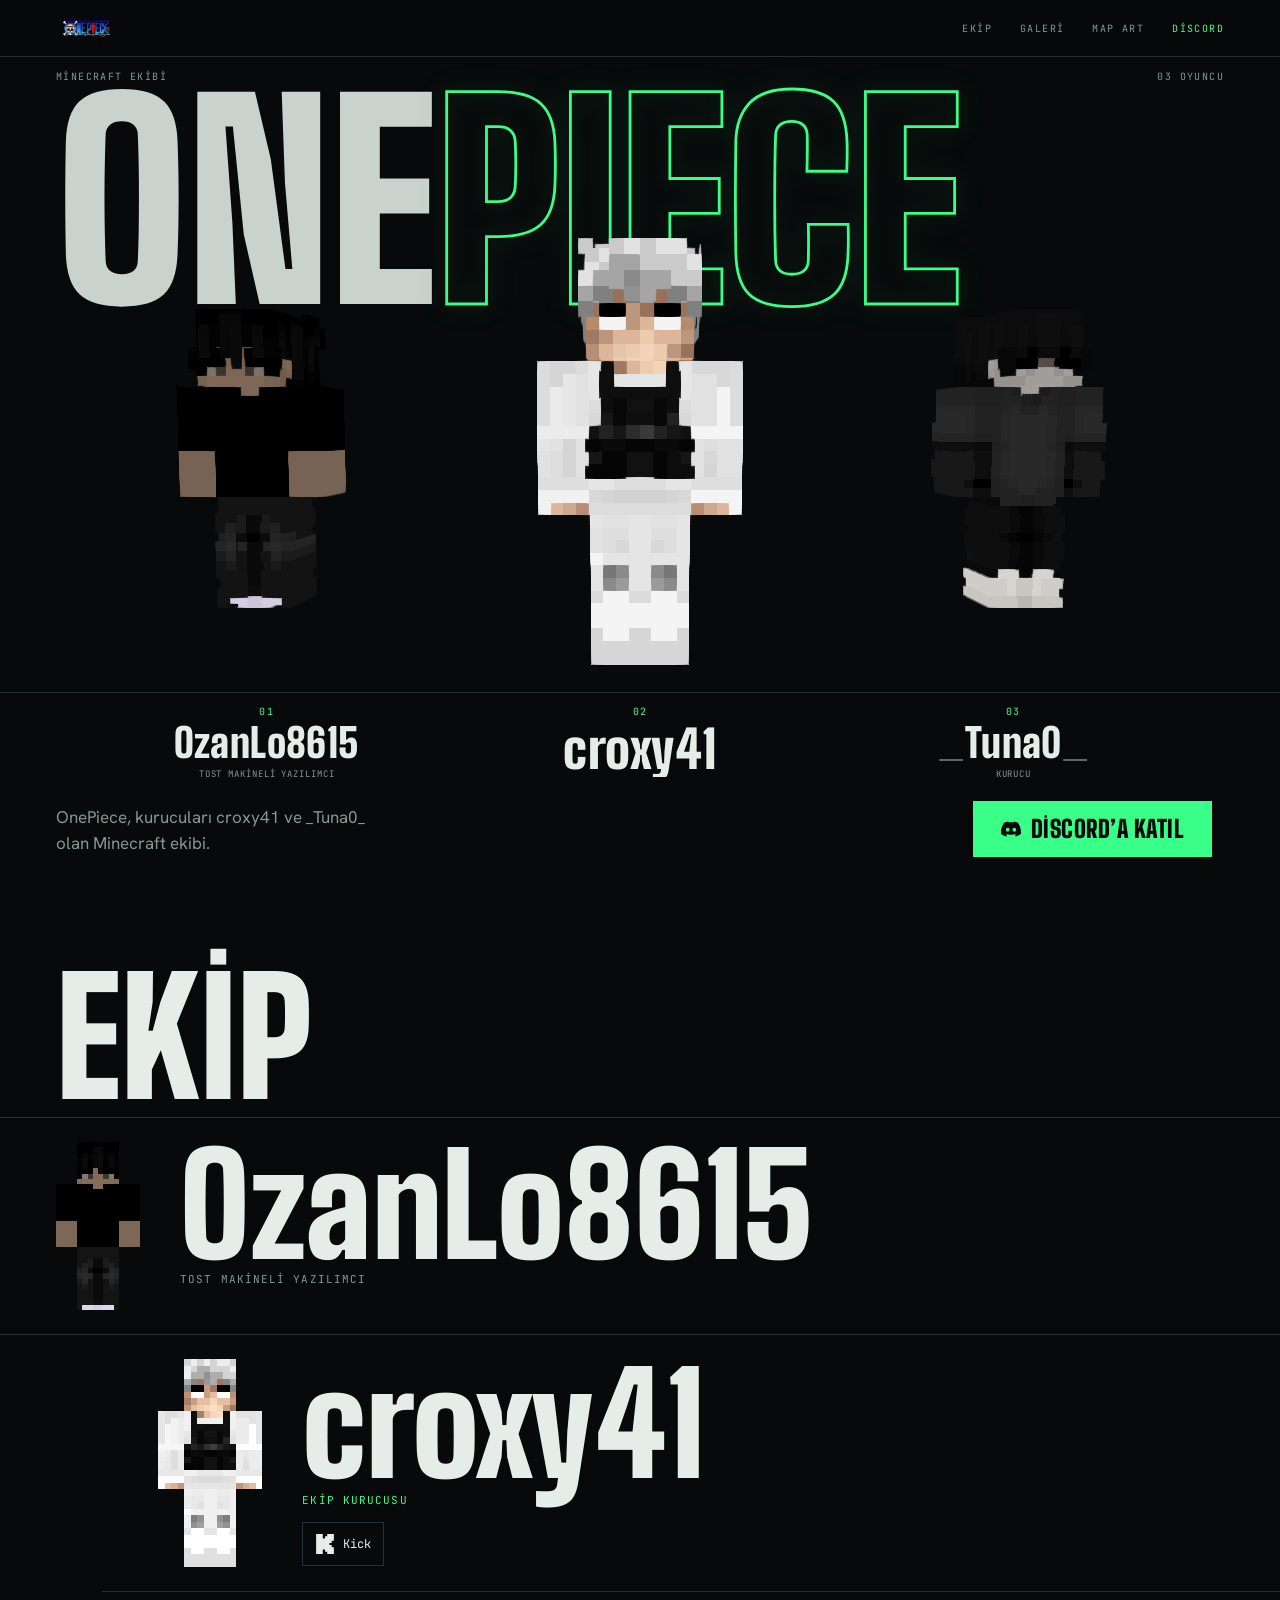
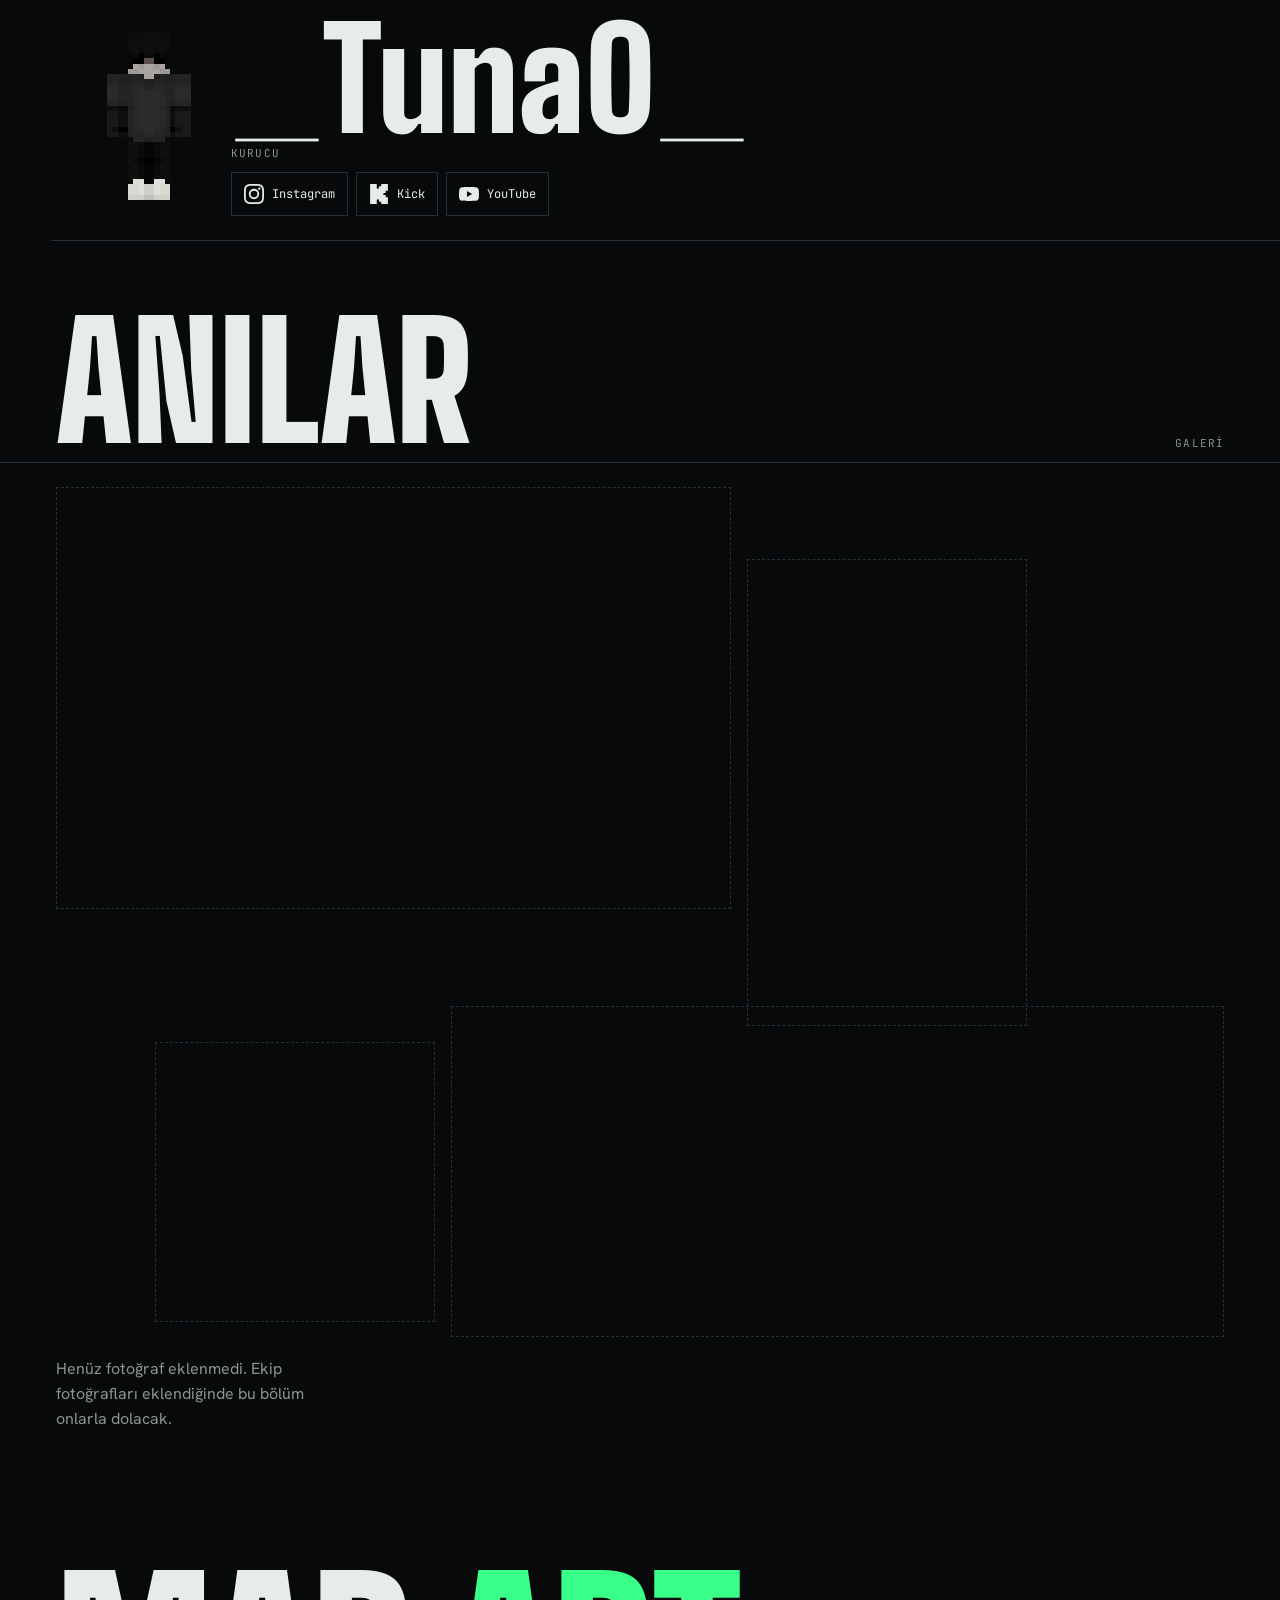
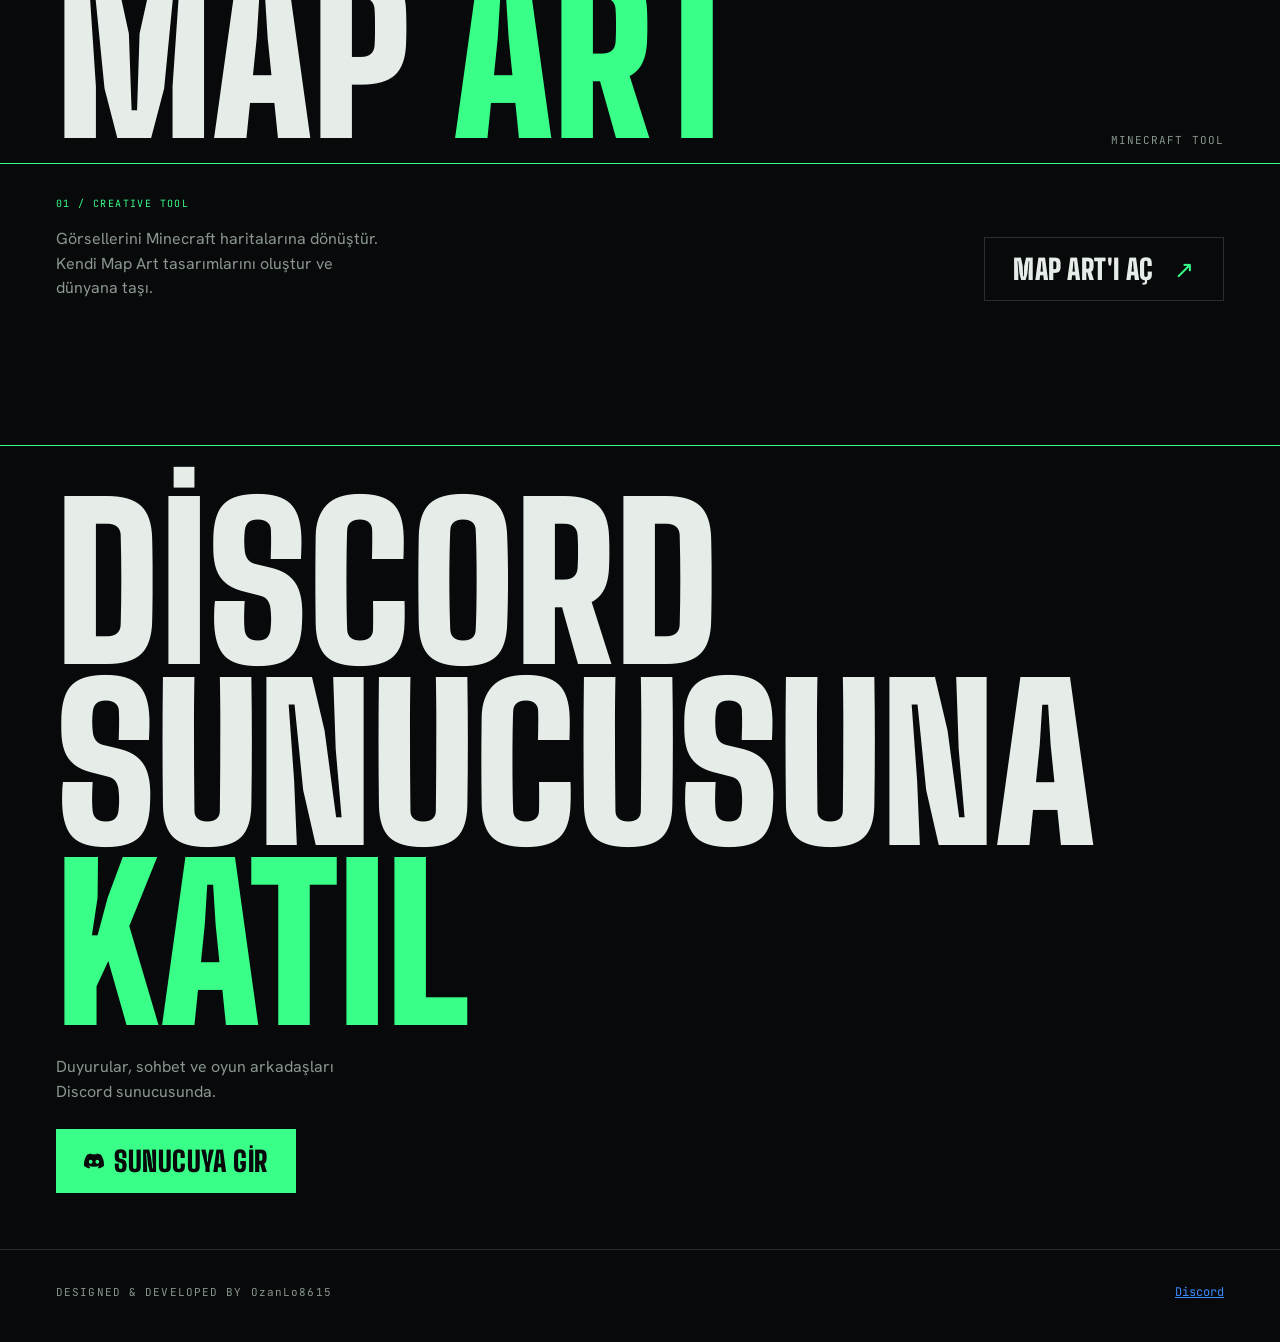
<file: index.html>
<!doctype html>
<html lang="tr">
<head>
<meta charset="utf-8">
<meta name="viewport" content="width=device-width, initial-scale=1, viewport-fit=cover">
<title>OnePiece — Minecraft ekibi</title>
<meta name="description" content="OnePiece Minecraft ekibi: kurucular, topluluk ve Discord.">
<meta name="theme-color" content="#07090A">
<meta name="color-scheme" content="dark">
<script>document.documentElement.classList.add("js");window.SV_SRC="assets/skinview3d.bundle.js"</script>
<link rel="preload" href="assets/fonts/big-shoulders-display-latin-900-normal.woff2" as="font" type="font/woff2" crossorigin>
<link rel="stylesheet" href="css/fonts.css">
<link rel="stylesheet" href="css/style.css">
</head>
<body>
<a class="skip" href="#ekip">İçeriğe geç</a>
<header class="top">
  <a class="brand" href="#top" aria-label="OnePiece, başa dön"><img id="logo" src="assets/logo.png" width="61" height="34" alt="OnePiece"></a>
  <button class="menu" id="mb" aria-expanded="false" aria-controls="nav" aria-label="Menüyü aç"><span></span><span></span></button>
</header>
<nav id="nav" inert aria-label="Ana menü">
  <a href="#ekip">Ekip</a>
  <a href="#galeri">Galeri</a>
  <a href="#map-art">Map Art</a>
  <a href="#discord">Discord</a>
</nav>

<main>
<section class="hero" id="top">
  <div class="meta" aria-hidden="true"><span>MİNECRAFT EKİBİ</span><span id="count"></span></div>
  <div class="hero-back" lang="en" aria-hidden="true" data-b="type" data-s="55" data-d="80"><span class="one">One</span><span class="piece">Piece</span></div>
  <div class="stage">
    <div class="vp">
      <div class="glows" id="glows" aria-hidden="true"></div>
      <canvas id="scene" tabindex="0" role="img" aria-label="Üç Minecraft karakteri: solda OzanLo8615, ortada croxy41, sağda _Tuna0_. Karakterin üzerine gelince parlar; yatay sürükleyerek veya yön tuşlarıyla döndürebilirsin."></canvas>
      <div class="fallback" id="fallback" hidden></div>
    </div>
    <div class="tags" id="tags"></div>
  </div>
  <div class="hero-foot">
    <p class="lead" id="lead" data-b="rise" data-d="900"></p>
    <div class="actions" data-b="rise" data-d="1050">
      <a class="cta solid" id="dcHero" href="#discord" target="_blank" rel="noopener noreferrer"><svg class="ic" viewBox="0 0 24 24" aria-hidden="true"></svg>Discord’a katıl</a>
    </div>
  </div>
</section>

<section class="sec" id="ekip">
  <div class="sh"><h2 data-b="type" data-s="50">Ekip</h2><i class="rule" data-b="line"></i></div>
  <ol class="members" id="members"></ol>
</section>

<section class="sec" id="galeri">
  <div class="sh"><h2 data-b="type" data-s="55">Anılar</h2><span class="lbl">GALERİ</span><i class="rule" data-b="line"></i></div>
  <div id="gal"></div>
</section>

<section class="mapart" id="map-art">
  <div class="sh">
    <h2 data-b="type" data-s="55">Map <span class="gr">Art</span></h2>
    <span class="lbl">MINECRAFT TOOL</span>
    <i class="rule" data-b="line"></i>
  </div>
  <div class="mapart-body">
    <div>
      <span class="mapart-index">01 / CREATIVE TOOL</span>
      <p>Görsellerini Minecraft haritalarına dönüştür. Kendi Map Art tasarımlarını oluştur ve dünyana taşı.</p>
    </div>
    <a class="cta ghost big" href="/map-art/" data-b="rise" data-d="250">
      Map Art'ı aç <span aria-hidden="true">↗</span>
    </a>
  </div>
</section>

<section class="dc" id="discord">
  <i class="rule" data-b="line"></i>
  <h2 data-b="words" data-s="150">Discord sunucusuna <span class="gr">katıl</span></h2>
  <p data-b="rise" data-d="300">Duyurular, sohbet ve oyun arkadaşları Discord sunucusunda.</p>
  <a class="cta solid big" id="dcMain" href="#" target="_blank" rel="noopener noreferrer" data-b="rise" data-d="450"><svg class="ic" viewBox="0 0 24 24" aria-hidden="true"></svg>Sunucuya gir</a>
</section>
</main>

<footer>
  <div class="credit" id="credit" data-b="type" data-s="24">DESIGNED &amp; DEVELOPED BY OzanLo8615</div>
  <a class="flink" id="dcFoot" href="#" target="_blank" rel="noopener noreferrer">Discord</a>
</footer>

<dialog id="lb" aria-label="Görsel önizleme"><button class="x" id="lbx" aria-label="Kapat">×</button><img id="lbi" alt=""></dialog>
<noscript><p style="padding:24px">Bu sayfa JavaScript gerektirir.</p></noscript>
<script src="js/icons.js"></script>
<script src="js/app.js"></script>
</body>
</html>
</file>
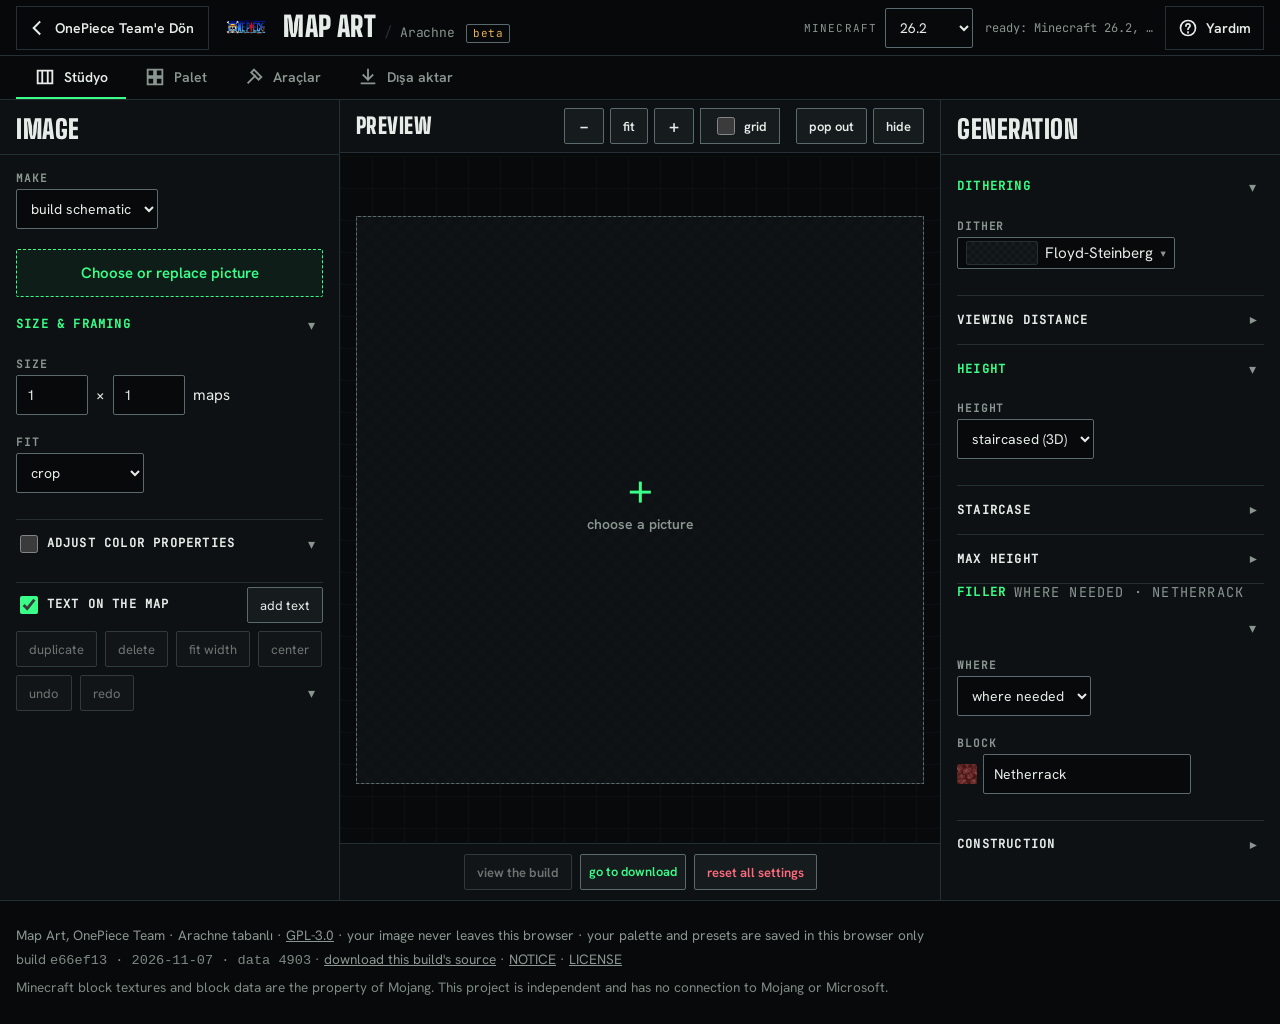
<file: map-art/index.html>
<!doctype html>
<html lang="en">
  <head>
    <meta charset="UTF-8" />
    <meta name="viewport" content="width=device-width, initial-scale=1.0" />
    <title>Map Art · OnePiece Team</title>
    <meta name="description" content="OnePiece Team Map Art: turn a picture into Minecraft map art and a Litematica or NBT schematic, right in your browser." />
    <link rel="canonical" href="https://sovalyecraft.space/map-art/" />
    <meta property="og:type" content="website" />
    <meta property="og:url" content="https://sovalyecraft.space/map-art/" />
    <meta property="og:title" content="Map Art · OnePiece Team" />
    <meta property="og:description" content="Turn a picture into Minecraft map art in your browser. Nothing is uploaded." />
    <meta property="og:site_name" content="OnePiece Team" />
    <script type="application/ld+json">
    {
      "@context": "https://schema.org",
      "@type": "WebApplication",
      "name": "Map Art · OnePiece Team",
      "url": "https://sovalyecraft.space/map-art/",
      "description": "Turn a picture into Minecraft map art and a Litematica or NBT schematic. Runs in your browser.",
      "applicationCategory": "UtilitiesApplication",
      "operatingSystem": "Any",
      "browserRequirements": "Requires JavaScript and WebAssembly",
      "offers": {"@type": "Offer", "price": "0", "priceCurrency": "USD"},
      "author": {"@type": "Organization", "name": "OnePiece Team", "url": "https://sovalyecraft.space/"},
      "license": "https://www.gnu.org/licenses/gpl-3.0.html"
    }
    </script>
    <link rel="icon" href="/map-art/favicon.svg" type="image/svg+xml" />
    <link rel="icon" href="/map-art/favicon-32.png" type="image/png" sizes="32x32" />
    <link rel="apple-touch-icon" href="/map-art/apple-touch-icon.png" />
    <link rel="manifest" href="/map-art/manifest.webmanifest" />
    <meta name="theme-color" content="#07090A" />
    <script type="module" crossorigin src="/map-art/assets/main-Z98dejgO.js"></script>
    <link rel="modulepreload" crossorigin href="/map-art/assets/modulepreload-polyfill-P2Xu9kJm.js">
    <link rel="stylesheet" crossorigin href="/map-art/assets/main-DRPWuJsd.css">
  </head>
  <body data-view="studio">
    <a class="skip-link" href="#view-studio">Skip to the tool</a>
    <header class="appbar" id="appbar">
      <a class="back" id="back-home" href="/" aria-label="OnePiece Team'e Dön"><svg class="ico" viewBox="0 0 24 24" width="20" height="20" aria-hidden="true"><path d="M15 5l-7 7 7 7" fill="none" stroke="currentColor" stroke-width="2.4" stroke-linecap="square"/></svg><span class="back-label">OnePiece Team'e Dön</span></a>
      <div class="appbar-title">
        <img class="appbar-logo" src="/assets/logo.png" width="61" height="34" alt="" decoding="async" />
        <h1><span class="appbar-app">Map Art</span> <span class="appbar-sep" aria-hidden="true">/</span> <span class="appbar-by">Arachne <span class="beta-chip">beta</span></span></h1>
      </div>
      <div class="appbar-spacer"></div>
      <label class="ver" for="game-version"><span class="ver-label">Minecraft</span>
        <select id="game-version" aria-label="Minecraft sürümü"></select></label>
      <span id="status" class="status" role="status">loading…</span>
      <div class="help">
        <button type="button" id="help-btn" class="help-btn" aria-haspopup="menu" aria-expanded="false" aria-controls="help-menu" aria-label="Yardım">
          <svg class="ico" viewBox="0 0 24 24" width="20" height="20" aria-hidden="true"><circle cx="12" cy="12" r="9" fill="none" stroke="currentColor" stroke-width="2"/><path d="M9.5 9.5a2.5 2.5 0 115 0c0 1.7-2.5 2-2.5 4M12 17v.5" fill="none" stroke="currentColor" stroke-width="2" stroke-linecap="square"/></svg>
          <span class="help-label">Yardım</span></button>
        <div class="help-menu" id="help-menu" role="menu" hidden>
          <a role="menuitem" href="faq/">SSS · FAQ</a>
          <a role="menuitem" href="colors/">Renkler · colors</a>
          <a role="menuitem" href="fonts/">Yazı tipleri · fonts</a>
          <a role="menuitem" href="changelog/">Sürüm notları · release notes</a>
          <div class="help-opt" id="explain-slot"></div>
        </div>
      </div>
    </header>
    <div class="tabbar" id="tabbar" role="tablist" aria-label="Çalışma alanı">
      <button type="button" role="tab" class="tab" id="tab-studio" data-view="studio" aria-controls="view-studio" aria-selected="true"><svg class="ico" viewBox="0 0 24 24" width="22" height="22" aria-hidden="true"><path d="M4 5h16v14H4zM9 5v14M15 5v14" fill="none" stroke="currentColor" stroke-width="2"/></svg><span class="tab-tr">Stüdyo</span><span class="tab-en">Studio</span></button>
      <button type="button" role="tab" class="tab" id="tab-palette" data-view="palette" aria-controls="view-palette" aria-selected="false"><svg class="ico" viewBox="0 0 24 24" width="22" height="22" aria-hidden="true"><path d="M4 4h7v7H4zM13 4h7v7h-7zM4 13h7v7H4zM13 13h7v7h-7z" fill="none" stroke="currentColor" stroke-width="2"/></svg><span class="tab-tr">Palet</span><span class="tab-en">Palette</span></button>
      <button type="button" role="tab" class="tab" id="tab-tools" data-view="tools" aria-controls="view-tools" aria-selected="false"><svg class="ico" viewBox="0 0 24 24" width="22" height="22" aria-hidden="true"><path d="M14 6l4 4M5 19l9-9M12 4l8 8-3 3-8-8z" fill="none" stroke="currentColor" stroke-width="2"/></svg><span class="tab-tr">Araçlar</span><span class="tab-en">Tools</span></button>
      <button type="button" role="tab" class="tab" id="tab-export" data-view="export" aria-controls="view-export" aria-selected="false"><svg class="ico" viewBox="0 0 24 24" width="22" height="22" aria-hidden="true"><path d="M12 4v11M7 10l5 5 5-5M5 19h14" fill="none" stroke="currentColor" stroke-width="2" stroke-linecap="square"/></svg><span class="tab-tr">Dışa aktar</span><span class="tab-en">Export</span></button>
    </div>

    <main id="workspace">
      <div class="view" id="view-studio" data-view="studio" role="tabpanel" aria-labelledby="tab-studio">
        <div class="studio">
          <div class="col col-left" id="col-left">
      <section id="source-panel" tabindex="-1" aria-label="Görsel ve kompozisyon">
        <h2>Image</h2>
                <div class="ctl-group">
          <div class="ctl" title="a build is placed block by block from a schematic. A map file is dropped into a world save and needs no blocks, so it can use every color the game knows in all four shades, including the one no block makes">
            <label class="field-name" for="make-mode">make</label>
            <span class="ctl-body">
              <select id="make-mode">
                <option value="build" selected title="a Litematica or vanilla schematic, placed block by block">build schematic</option>
                <option value="mapdata" title="map.dat files for a world save, nothing placed">map.dat files</option>
              </select>
            </span>
          </div>
          <div class="ctl">
            <label class="field-name" for="file">picture</label>
            <span class="ctl-body"><input type="file" id="file" accept="image/*" /></span>
          </div>
        </div>
        <div class="img-actions" id="img-actions">
          <button type="button" id="img-pick" class="pick-btn">Choose or replace picture</button>
        </div>
                <div class="subsection" id="framing-section">
          <div class="sub-head">size &amp; framing</div>
          <div class="ctl" title="each map is 128×128 blocks in game">
            <label class="field-name" for="maps-w">size</label>
            <span class="ctl-body">
              <input type="number" id="maps-w" value="1" min="1" max="16" /> ×
              <input type="number" id="maps-h" value="1" min="1" max="16" /> maps
            </span>
          </div>
          <div class="ctl">
            <label class="field-name" for="fit">fit</label>
            <span class="ctl-body">
              <select id="fit">
              <option value="cover" selected title="keeps the ratio and trims what does not fit the maps">crop</option>
              <option value="manual" title="you choose the framing with zoom, across and down">crop (custom)</option>
              <option value="contain" title="the whole picture, with see-through bars where it does not fill the maps">keep ratio</option>
              <option value="stretch">stretch</option>
            </select>
              <span class="note" id="ratio-hint"></span>
            </span>
          </div>
          <div class="ctl-group" id="crop-controls" hidden>
          <div class="ctl" title="1× frames as much of the picture as the map shape allows, higher zooms in on a smaller area">
            <label class="field-name" for="crop-zoom">zoom</label>
            <span class="ctl-body">
              <input type="range" class="short" id="crop-zoom" min="1" max="5" step="0.1" value="1" />
              <input type="number" class="slider-num" id="crop-zoom-num" min="1" max="5" step="0.1" value="1" title="type or arrow for fine changes" />
              <span class="field-unit">×</span>
              <button type="button" id="crop-reset" class="mini" title="back to a centered 1× crop">center</button>
            </span>
          </div>
          </div>
          <div class="ctl-group" id="crop-position" hidden>
          <div class="ctl ctl-range" title="slide the crop window left and right">
            <label class="field-name" for="crop-x">across</label>
            <input type="range" id="crop-x" min="0" max="100" step="1" value="50" />
            <input type="number" class="slider-num" id="crop-x-num" min="0" max="100" step="1" value="50" title="type or arrow for fine changes" />
            <span class="field-unit">%</span>
          </div>
          <div class="ctl ctl-range" title="slide the crop window up and down">
            <label class="field-name" for="crop-y">down</label>
            <input type="range" id="crop-y" min="0" max="100" step="1" value="50" />
            <input type="number" class="slider-num" id="crop-y-num" min="0" max="100" step="1" value="50" title="type or arrow for fine changes" />
            <span class="field-unit">%</span>
          </div>
          </div>
        </div>
                <div class="subsection" id="adjust-section">
          <div class="sub-head">
            <label title="brightness, contrast, saturation and white balance. Changes what Arachne builds from; the picture on disk is never touched">
              <input type="checkbox" id="adjust-on" /> adjust color properties</label>
            <span id="adjust-state" class="chip-adjust" hidden></span>
            <button type="button" id="adjust-reset" class="mini" hidden title="back to no adjustment">neutral</button>
          </div>
          <div class="ctl-group" id="adjust-controls" hidden>
          <div class="ctl ctl-range" title="lighter or darker overall">
            <label class="field-name" for="adj-brightness">brightness</label>
            <input type="range" id="adj-brightness" min="-100" max="100" step="1" value="0" />
            <input type="number" class="slider-num" id="adj-brightness-num" min="-100" max="100" step="1" value="0" />
            <span class="field-unit"></span>
          </div>
          <div class="ctl ctl-range" title="pushes lights and darks apart around the midpoint">
            <label class="field-name" for="adj-contrast">contrast</label>
            <input type="range" id="adj-contrast" min="-100" max="100" step="1" value="0" />
            <input type="number" class="slider-num" id="adj-contrast-num" min="-100" max="100" step="1" value="0" />
            <span class="field-unit"></span>
          </div>
          <div class="ctl ctl-range" title="how strong the colors are; hue is held steady, so nothing shifts toward a neighboring color">
            <label class="field-name" for="adj-saturation">saturation</label>
            <input type="range" id="adj-saturation" min="0" max="200" step="1" value="100" />
            <input type="number" class="slider-num" id="adj-saturation-num" min="0" max="200" step="1" value="100" />
            <span class="field-unit"></span>
          </div>
          <div class="ctl ctl-range" title="cooler toward blue, warmer toward yellow. Use this when whites read blue">
            <label class="field-name" for="adj-temperature">temperature</label>
            <input type="range" id="adj-temperature" min="-100" max="100" step="1" value="0" />
            <input type="number" class="slider-num" id="adj-temperature-num" min="-100" max="100" step="1" value="0" />
            <span class="field-unit"></span>
          </div>
          <div class="ctl ctl-range" title="toward green or toward magenta, the other half of white balance">
            <label class="field-name" for="adj-tint">tint</label>
            <input type="range" id="adj-tint" min="-100" max="100" step="1" value="0" />
            <input type="number" class="slider-num" id="adj-tint-num" min="-100" max="100" step="1" value="0" />
            <span class="field-unit"></span>
          </div>
          </div>
        </div>
                <div class="subsection" id="text-section">
          <div class="sub-head">
            <label title="draw these lines on the map. Off keeps them for later without building them">
              <input type="checkbox" id="text-on" checked /> text on the map</label>
            <span class="spacer"></span>
            <button type="button" id="text-add" class="mini" title="add a line of text on the map">add text</button>
            <button type="button" id="text-dup" class="mini" title="copy the selected text, same font and colors, as a new line below it" disabled>duplicate</button>
            <button type="button" id="text-delete" class="mini" title="delete the selected text for good" disabled>delete</button>
            <button type="button" id="text-fit" class="mini" title="pick the largest size where the widest line of the selected text fits across the map" disabled>fit width</button>
            <button type="button" id="text-center" class="mini" title="put the middle of the selected text at the middle of the map" disabled>center</button>
            <button type="button" id="text-undo" class="mini" title="undo the last text change, Ctrl+Z" disabled>undo</button>
            <button type="button" id="text-redo" class="mini" title="redo, Ctrl+Y" disabled>redo</button>
          </div>
          <div class="row text-items" id="text-items"></div>
          <div id="text-fields" class="ctl-group" hidden>
            <div class="ctl ctl-wide">
              <textarea id="text-text" rows="2" placeholder="type here, one line per row" spellcheck="false"></textarea>
            </div>
            <div class="group-label">type</div>
            <div class="ctl" title="every face here is free and open source. The fonts page lists them all with samples">
              <label class="field-name" for="text-font-search">font</label>
              <span class="ctl-body">
                <span class="picker font-picker" id="text-font-picker">
                  <span class="combo">
                    <input type="text" id="text-font-search" role="combobox" aria-expanded="false" aria-controls="text-font-drop" aria-autocomplete="list" autocomplete="off" spellcheck="false" placeholder="search fonts" />
                    <span class="caret" aria-hidden="true">▾</span>
                  </span>
                  <span class="font-strip" id="text-font-strip" title="the chosen font, drawn in itself"></span>
                  <div class="picker-drop font-drop" id="text-font-drop" role="listbox" hidden></div>
                </span>
                <span class="note" id="text-font-note" hidden></span>
              </span>
            </div>
            <div class="ctl" title="height of the letters in blocks. Bold strokes survive being made of blocks better">
              <label class="field-name" for="text-size">size</label>
              <span class="ctl-body">
                <input type="range" class="short" id="text-size" min="4" max="128" step="1" value="16" />
                <input type="number" class="slider-num" id="text-size-num" min="4" max="512" step="1" value="16" title="type or arrow for fine changes, up to 512" />
                <span class="field-unit">blocks</span>
                <label><input type="checkbox" id="text-bold" checked /> bold</label>
              </span>
            </div>
            <div class="ctl" title="how the letters are drawn. Crisp is one solid color with hard edges and no dither, which reads best on small text. Smooth is dithered like the picture, which suits big text. Hinted is crisp letters fitted to the block grid ahead of time, from 8 to 19 blocks, the same in every browser. Auto picks crisp under 20 blocks">
              <label class="field-name" for="text-kind">letter style</label>
              <span class="ctl-body">
                <select id="text-kind">
                  <option value="auto" selected title="crisp under 20 blocks, smooth from 20">auto</option>
                  <option value="crisp">crisp</option>
                  <option value="smooth">smooth</option>
                  <option value="hinted" title="letters fitted to the block grid ahead of time, 8 to 19 blocks">hinted</option>
                </select>
                <span class="chip-note" id="text-kind-chip"></span>
              </span>
            </div>
            <div class="ctl ctl-range" id="text-ink-row" title="how much of a soft edge counts as a block on crisp letters. Lower fattens thin letters and holds them together at small sizes, higher thins them">
              <label class="field-name" for="text-ink">ink</label>
              <input type="range" id="text-ink" min="64" max="192" step="1" value="128" />
              <input type="number" class="slider-num" id="text-ink-num" min="64" max="192" step="1" value="128" title="type or arrow for fine changes" />
            </div>
            <div class="group-label">colors</div>
            <div class="ctl" title="the letters, a one block outline around them, and a shadow behind them. Each color snaps to the nearest map color, and the note says which one the letters land on">
              <label class="field-name" for="text-color">color</label>
              <span class="ctl-body">
                <input type="color" id="text-color" value="#ffffff" aria-label="text color" />
                <label title="a one block line around every letter in a second color. Keeps text readable over a busy picture"><input type="checkbox" id="text-outline" checked /> outline</label>
                <input type="color" id="text-outline-color" value="#000000" aria-label="outline color" />
                <label title="a copy of the letters behind the text, offset by whole blocks"><input type="checkbox" id="text-shadow" /> shadow</label>
                <input type="color" id="text-shadow-color" value="#000000" aria-label="shadow color" />
                <label title="a rule under every line in the fill color"><input type="checkbox" id="text-underline" /> underline</label>
                <span class="note" id="text-snap"></span>
              </span>
            </div>
            <div class="ctl ctl-sub" id="text-shadow-fields" hidden title="where the shadow sits relative to the letters, in blocks. Negative goes left or up">
              <span class="field-name">shadow offset</span>
              <span class="ctl-body">
                <label for="text-shadow-x">across</label>
                <input type="range" class="short" id="text-shadow-x" min="-16" max="16" step="1" value="1" />
                <input type="number" class="slider-num" id="text-shadow-x-num" min="-16" max="16" step="1" value="1" />
                <label for="text-shadow-y">down</label>
                <input type="range" class="short" id="text-shadow-y" min="-16" max="16" step="1" value="1" />
                <input type="number" class="slider-num" id="text-shadow-y-num" min="-16" max="16" step="1" value="1" />
                <span class="field-unit">blocks</span>
              </span>
            </div>
            <div class="ctl" id="text-gradient-row" title="a second color the fill runs to. Smooth letters only, the run between the two colors is dithered">
              <label class="field-name" for="text-gradient">gradient</label>
              <span class="ctl-body">
                <input type="checkbox" id="text-gradient" />
                <input type="color" id="text-gradient-color" value="#9aa3b2" aria-label="second gradient color" />
                <select id="text-gradient-dir" aria-label="gradient direction">
                  <option value="down" selected>down</option>
                  <option value="across">across</option>
                </select>
                <span class="note" id="text-gradient-note" hidden>needs smooth letters</span>
              </span>
            </div>
            <div class="group-label">layout</div>
            <div class="ctl ctl-range" title="where the text sits across the map, as a share of its width. Drag the text on the preview to move it">
              <label class="field-name" for="text-x">across</label>
              <input type="range" id="text-x" min="0" max="100" step="1" value="50" />
              <input type="number" class="slider-num" id="text-x-num" min="0" max="100" step="1" value="50" />
              <span class="field-unit">%</span>
            </div>
            <div class="ctl ctl-range" title="where the bottom of the first line sits down the map, as a share of its height. Drag the text on the preview to move it">
              <label class="field-name" for="text-y">down</label>
              <input type="range" id="text-y" min="0" max="100" step="1" value="50" />
              <input type="number" class="slider-num" id="text-y-num" min="0" max="100" step="1" value="50" />
              <span class="field-unit">%</span>
            </div>
            <div class="ctl">
              <label class="field-name" for="text-align">align</label>
              <span class="ctl-body">
                <select id="text-align">
                  <option value="left">left</option>
                  <option value="center" selected>center</option>
                  <option value="right">right</option>
                </select>
                <label title="space between lines, as a multiple of the size">line height <input type="number" class="slider-num" id="text-line" min="0.6" max="3" step="0.05" value="1.2" /></label>
                <label title="extra space between letters, in blocks">letter spacing <input type="number" class="slider-num" id="text-tracking" min="-10" max="40" step="1" value="0" /></label>
              </span>
            </div>
            <div class="ctl" title="turn or mirror the whole line around its anchor. Stacked writes one letter per line">
              <label class="field-name" for="text-rotate">turn</label>
              <span class="ctl-body">
                <select id="text-rotate">
                  <option value="0" selected>0°</option>
                  <option value="90">90°</option>
                  <option value="180">180°</option>
                  <option value="270">270°</option>
                </select>
                <label title="swap left and right"><input type="checkbox" id="text-mirror" /> mirror</label>
                <label title="swap top and bottom"><input type="checkbox" id="text-flip" /> flip</label>
                <label title="one letter per line"><input type="checkbox" id="text-stacked" /> stacked</label>
              </span>
            </div>
          </div>
        </div>
      </section>
          </div>
          <div class="col col-center" id="col-center">
      <section id="preview-panel" aria-label="Önizleme">
        <div class="pv-bar">
          <h2>Preview <span class="dim" id="preview-meta"></span></h2>
          <div class="pv-tools preview-zoom" role="toolbar" aria-label="Önizleme araçları">
            <button type="button" id="zoom-out" class="mini icon" title="zoom out" aria-label="Uzaklaştır">−</button>
            <button type="button" id="zoom-fit" class="mini" title="fit the whole map in the panel">fit</button>
            <button type="button" id="zoom-in" class="mini icon" title="zoom in; the preview grows over the page and keeps following your scroll" aria-label="Yakınlaştır">+</button>
            <label class="mini-label chip-toggle" title="map panel boundaries, named the way the download names files"><input type="checkbox" id="grid-overlay" /> <span>grid</span></label>
          </div>
          <div class="pv-tools preview-controls">
            <button type="button" id="preview-place" class="mini"
              title="sit the preview in the page under Source instead of the scrolling rail">into the page</button>
            <button type="button" id="preview-popout" class="mini" hidden
              title="open the preview in its own always-on-top window">pop out</button>
            <button type="button" id="preview-toggle" class="mini preview-toggle"
              title="collapse the preview panel">hide</button>
          </div>
        </div>
        <div id="progress" class="progress idle" aria-hidden="true"><div id="progress-fill"></div></div>
        <div id="preview-slot">
          <div id="preview-wrap" title="click to load an image, or drag and drop or paste anywhere">
            <canvas id="preview" width="128" height="128"></canvas>
            <div id="grid-lines"></div>
            <div id="preview-empty">
              <span class="preview-empty-mark">+</span>
              <span>choose a picture</span>
            </div>
          </div>
        </div>
        <div id="preview-away" hidden>
          <span class="away-text">The preview is in its own window.</span>
          <button type="button" id="preview-return">bring it back</button>
        </div>
        <p class="note" id="preview-hint">drag and drop or paste a picture anywhere on the page</p>
        <div class="panel-utility preview-utility">
          <div class="utility-row">
            <button type="button" id="view-build" class="mini" disabled
              title="the whole schematic block by block: real textures, heights, and the exact blocks these settings pick. Nothing downloads and nothing leaves the page">view the build</button>
            <a class="mini jump" href="#export-panel">go to download</a>
            <button type="button" id="reset-default" class="mini danger"
              title="back to the starting loadout, palette, filters and settings. Your saved presets are kept">reset all settings</button>
          </div>
        </div>
      </section>
          </div>
          <div class="col col-right" id="col-right">
      <section id="settings-panel" aria-label="Üretim ayarları">
        <h2>Generation <span class="dim" id="settings-meta"></span></h2>
        <div class="subsection" id="dither-section">
          <div class="sub-head">dithering</div>
          <div class="ctl">
            <span class="field-name">dither</span>
            <span class="ctl-body">
              <span class="picker dither-picker">
              <select id="dither" class="dither-native" title="how colors between map colors are faked. Mixed modes hold color truest on a framed map seen from a few blocks; diffusion looks smoothest up close">
              <option value="none">none</option>
              <option value="floyd_steinberg" selected>Floyd-Steinberg</option>
              <option value="atkinson">Atkinson</option>
              <option value="yliluoma_bayer4">Yliluoma 4×4</option>
              <option value="yliluoma_blue16">Yliluoma blue noise</option>
              <optgroup label="advanced">
                <option value="min_avg_err">Jarvis</option>
                <option value="burkes">Burkes</option>
                <option value="sierra_lite">Sierra Lite</option>
                <option value="stucki">Stucki</option>
                <option value="bayer2">Ordered 2×2</option>
                <option value="ordered3">Ordered 3×3</option>
                <option value="bayer4">Ordered 4×4</option>
                <option value="yliluoma_bayer2">Yliluoma 2×2</option>
                <option value="yliluoma_ordered3">Yliluoma 3×3</option>
              </optgroup>
            </select>
              <button type="button" id="dither-btn" class="dither-btn" aria-haspopup="listbox"
                aria-expanded="false" aria-controls="dither-drop"
                title="how colors between map colors are faked. Every mode shows a sample made with your own palette">
                <canvas id="dither-btn-chip" class="dither-chip" width="72" height="24"></canvas>
                <span id="dither-btn-name">Floyd-Steinberg</span>
                <span class="caret">▾</span>
              </button>
              <div class="picker-drop dither-drop" id="dither-drop" role="listbox" hidden></div>
              </span>
            </span>
          </div>
        </div>
        <div class="subsection" id="view-section" data-closed>
          <div class="sub-head">viewing distance</div>
<div class="ctl"><span class="field-name">optimize</span><span class="ctl-body"><label title="rearranges blocks to look right on a map framed a few blocks away. Slow, and slightly worse up close">
                <input type="checkbox" id="dbs-refine" />refine for display (slow)</label></span></div>
        </div>
        <div class="subsection" id="color-section">
          <div class="sub-head">color &amp; transparency</div>
<p class="note" id="color-note">Brightness, contrast, saturation and white balance are under Image. Transparent areas of a picture are handled here.</p>        <div class="subsection" id="background-row" hidden>
          <div class="sub-head">transparency</div>
          <div class="ctl" title="transparent pixels place no blocks. The pad fit keeps this on, because padding is always transparent">
            <label class="field-name" for="honor-alpha">transparent areas</label>
            <span class="ctl-body">
              <label><input type="checkbox" id="honor-alpha" checked /> leave them empty</label>
            </span>
          </div>
          <div class="ctl" title="what goes where the picture is transparent, instead of leaving holes in the build">
            <label class="field-name" for="bg-mode">fill</label>
            <span class="ctl-body">
              <select id="bg-mode">
              <option value="off" selected>none</option>
              <option value="smooth" title="the closest color a map can make, one block">flat color</option>
              <option value="dithered" title="your exact color, dithered like the picture">dithered</option>
            </select>
              <input type="color" id="bg-color" value="#151515" aria-label="fill color" title="the color to fill with" />
              <span class="note" id="bg-note"></span>
            </span>
          </div>
          <div class="ctl-group" id="alpha-threshold-row" hidden>
          <div class="ctl ctl-range" title="pixels less opaque than this count as transparent and place no blocks">
            <label class="field-name" for="alpha-threshold">transparent below</label>
            <input type="range" id="alpha-threshold" min="1" max="99" step="1" value="50" />
            <input type="number" class="slider-num" id="alpha-threshold-num" min="1" max="99" step="1" value="50" title="type or arrow for fine changes" />
            <span class="field-unit">% opacity</span>
          </div>
          </div>
        </div>
        </div>
        <div class="subsection" id="height-section">
          <div class="sub-head">height</div>
          <div class="ctl" id="height-row">
            <label class="field-name" for="height-mode">height</label>
            <span class="ctl-body">
              <select id="height-mode">
              <option value="stepped" selected>staircased (3D)</option>
              <option value="flat">flat (2D)</option>
            </select>
            </span>
          </div>
        </div>
        <div class="subsection" id="stair-section" data-closed>
          <div class="sub-head">staircase</div>
<div class="ctl"><span class="field-name">max step</span><span class="ctl-body"><label id="cliff-cap-label" title="biggest height jump between neighboring rows. Blank allows any jump for the lowest possible build; 1 gives classic gentle terraces. This limits single steps; max height below limits the whole build">
              max step <input type="number" id="cliff-cap" value="" min="1" placeholder="any" /></label></span></div>
        </div>
        <div class="subsection" id="maxh-section" data-closed>
          <div class="sub-head">max height</div>
<div class="ctl"><span class="field-name">limit</span><span class="ctl-body"><label id="max-height-label" title="tallest the staircased build may stand, in blocks. Blank lets the picture staircase as tall as it wants. Lower is easier to build and recolors some blocks to fit; the note here reports what it costs">
              max height <input type="number" id="max-height" value="" min="0" placeholder="any" /></label></span></div>          <div class="ctl ctl-wide" id="max-height-note-row">
            <span class="note" id="max-height-note"></span>
          </div>
        </div>
                <div class="subsection" id="filler-section">
          <div class="sub-head" title="cheap blocks the build needs but the picture never shows, under blocks that need support and along the noobline">filler <span class="dim" id="filler-meta"></span></div>
          <div class="ctl" title="cheap blocks placed under the map because the block above physically needs them. How you place the map is up to you, so nothing is added for placement">
            <label class="field-name" for="support-mode">where</label>
            <span class="ctl-body">
              <select id="support-mode">
              <option value="none" title="nothing added: the map rests on whatever you built it on. Right when nothing in your palette falls or pops off">none</option>
              <option value="important" selected title="one filler under each block that needs it. Vanilla pops these off without it however you place them, so this is the minimum a working map needs">where needed</option>
              <option value="full_layer" title="a full filler layer under the whole map (16,384 per map at minimum): lay all the filler first, then build color by color instead of carrying filler alongside every material">full layer</option>
            </select>
            </span>
          </div>
          <div class="ctl" title="the block used for filler. It never shows on the picture, so pick whatever is cheapest for you to farm">
            <label class="field-name" for="filler-search">block</label>
            <span class="ctl-body">
              <span class="picker" id="filler-picker">
                <span class="tile" id="filler-tile"></span>
                <input type="text" id="filler-search" role="combobox" aria-expanded="false" aria-controls="filler-drop" aria-autocomplete="list" autocomplete="off" spellcheck="false" />
                <div class="picker-drop" id="filler-drop" role="listbox" hidden></div>
              </span>
              <input type="hidden" id="support-block" value="netherrack" />
            </span>
          </div>
          <p class="note" id="filler-notice" hidden></p>
        </div>
        <div class="subsection" id="build-section" data-closed>
          <div class="sub-head">construction</div>
          <div class="ctl" id="build-as-row" title="how the build is put together, which decides what max height measures and how the download is cut">
            <label class="field-name" for="build-mode">build as</label>
            <span class="ctl-body">
              <select id="build-mode">
              <option value="panels" selected title="one file per map. Every panel starts on the ground with its own reference row along its north edge, so you can build it anywhere. Max height is the tallest panel">panels</option>
              <option value="continued" title="each panel starts where the one above it left off, so they stack into one build, all at the same y-level">continued</option>
              <option value="one_piece" title="a single schematic with one reference row along the north edge">one piece</option>
            </select>
            </span>
          </div>
        </div>
      </section>
          </div>
        </div>
        <nav class="studio-dock" id="studio-dock" aria-label="Stüdyo bölümleri">
          <button type="button" class="dock-btn" data-pane="left" aria-pressed="false">Görsel <span>Image</span></button>
          <button type="button" class="dock-btn" data-pane="right" aria-pressed="false">Ayarlar <span>Settings</span></button>
        </nav>
      </div>

      <div class="view" id="view-palette" data-view="palette" role="tabpanel" aria-labelledby="tab-palette" hidden>
            <section id="solver-panel">
        <h2>Palette <span class="dim" id="palette-meta"></span></h2>
        <p class="note" id="palette-state" hidden></p>
        <p class="note">Every block offered for a color makes the exact same pixel,
          so your pick only changes what you mine and haul. The green one is the
          cheapest to break and get back with your tools. Click another block to
          override it, or <b>×</b> to drop the color.</p>

<div class="subsection" id="version-section">
          <div class="sub-head">game version</div>
          <p class="note" id="version-note"></p>
        </div>

        <div class="subsection" id="palette-presets-section">
          <div class="sub-head">saved palettes</div>
          <div class="ctl" title="a saved palette, which colors you use and which block you use for each">
            <label class="field-name" for="palette-preset">preset</label>
            <span class="ctl-body">
              <select id="palette-preset"></select>
              <button type="button" id="palette-preset-save" class="mini"
                title="save the enabled colors and your per-color block picks under a name">save…</button>
              <button type="button" id="palette-preset-rename" class="mini">rename</button>
              <button type="button" id="palette-preset-delete" class="mini">delete</button>
            </span>
          </div>
        </div>

        <div class="subsection" id="filters-section" data-closed>
          <div class="sub-head" title="each filter names a property of the block itself, the same word the palette shows on the block, and saves with your palette preset. Off keeps those blocks out of the palette">
            <span class="filter-title">which blocks may be used</span>
            <span class="chip-filter" id="filter-state"></span>
          </div>
          <div id="toggles"></div>
        </div>

        <div id="palette-notice"></div>

        <div class="subsection" id="colors-section">
          <div class="sub-head">
            <span id="color-meta"></span>
            <span class="spacer"></span>
            <button type="button" id="colors-all" class="mini">enable all</button>
            <button type="button" id="colors-none" class="mini">disable all</button>
          </div>
          <div class="ctl ctl-wide">
            <span class="ctl-body">
            <label>view
              <select id="palette-view">
              <option value="tiles" selected>pictures</option>
              <option value="list">table</option>
            </select></label>
            <label>sort
              <select id="palette-sort">
              <option value="map" selected>classic</option>
              <option value="name">color name</option>
              <option value="spectrum">spectrum (hue)</option>
              <option value="cost">teardown cost</option>
              <option value="count">blocks used</option>
              <option value="impact">error if dropped</option>
            </select></label>
            <label title="how big the block pictures are in the palette">block size
              <select id="tile-size">
              <option value="24">small</option>
              <option value="32" selected>medium</option>
              <option value="48">large</option>
            </select></label>
            </span>
          </div>
          <div class="pal-search"><label class="field-name" for="palette-search">search</label><input type="search" id="palette-search" placeholder="color or block name" autocomplete="off" spellcheck="false" /><span class="note" id="palette-search-count" aria-live="polite"></span></div>
          <div id="palette"></div>
        </div>
      </section>
      </div>

      <div class="view" id="view-tools" data-view="tools" role="tabpanel" aria-labelledby="tab-tools" hidden>
        <div class="two">
            <section id="loadout-panel">
        <h2>Loadout <span class="dim" id="loadout-meta"></span></h2>
        <div class="ctl-group">
          <div class="ctl" title="a saved kit, your tools, the conditions you mine in, and the two filters that depend on what you carry">
            <label class="field-name" for="loadout-preset">preset</label>
            <span class="ctl-body">
              <select id="loadout-preset"></select>
              <button type="button" id="loadout-preset-save" class="mini"
                title="save the current tools, conditions and tool-dependent filters under a name">save…</button>
              <button type="button" id="loadout-preset-rename" class="mini">rename</button>
              <button type="button" id="loadout-preset-delete" class="mini">delete</button>
            </span>
          </div>
        </div>

        <div class="subsection" id="tools-section">
          <div class="sub-head">your tools</div>
          <div id="loadout"></div>
          <button type="button" id="tool-add" class="mini">+ tool</button>
        </div>

        <div class="subsection" id="conditions-section">
          <div class="sub-head">conditions</div>
          <div class="ctl" title="beacon haste level, 0 for none. Each level is 20% faster">
            <label class="field-name" for="haste">haste</label>
            <span class="ctl-body">
              <input type="number" id="haste" value="0" min="0" max="10" />
              <span class="note" id="haste-note" hidden
                title="a max-level beacon gives Haste 2. Higher levels exist with mods and servers, and are priced the same way">beacons stop at 2</span>
            </span>
          </div>
          <div class="ctl">
            <span class="field-name">mining</span>
            <span class="ctl-body">
              <label title="every block takes five times longer to break while you are not standing on solid ground"><input type="checkbox" id="flying" /> while flying</label>
              <label title="vanilla pauses a quarter second after every break that is not instant. Tick this if you run the client mod that removes the pause, where your server allows it"><input type="checkbox" id="no-cooldown" /> with the no cooldown mod</label>
            </span>
          </div>
        </div>

        <div class="subsection" id="loadout-filters-section">
          <div class="sub-head">filters that depend on your tools
            <span class="chip-filter some-off" id="loadout-empty" hidden
              title="these colors have no block left that your tools and filters allow, so they place nothing"></span>
          </div>
          <div id="loadout-filters"></div>
        </div>
      </section>
            <section id="summary-panel">
        <h2>Summary
          <label class="mini-label" id="materials-basis-label" hidden>materials for
            <select id="materials-basis"></select>
          </label>
        </h2>
        <div id="summary"></div>
      </section>
        </div>
      </div>

      <div class="view" id="view-export" data-view="export" role="tabpanel" aria-labelledby="tab-export" hidden>
        <div class="two two-export">
            <section id="export-panel">
        <h2>Download</h2>
        <div class="ctl-group">
          <div class="ctl" title="used for the schematic and zip filenames. Map data files keep vanilla's map_&lt;id&gt;.dat, which the game requires">
            <label class="field-name" for="export-name">name</label>
            <span class="ctl-body">
              <input type="text" id="export-name" value="arachne" />
              <label title="numbers the panels, and the map data files if you export them. Raise it if your world already has maps">first map id
                <input type="number" id="first-map-id" value="0" min="0" step="1" /></label>
            </span>
          </div>
          <div class="ctl" id="schem-row" title="which schematic file to write. A .litematic carries its own name and shows under it in Litematica's list. A vanilla structure .nbt is the file Litematica and WorldEdit both read">
            <label class="field-name" for="schem-format">schematic</label>
            <span class="ctl-body">
              <select id="schem-format">
                <option value="litematic" selected>.litematic (Litematica)</option>
                <option value="nbt">.nbt (vanilla structure, Litematica and WorldEdit)</option>
              </select>
            </span>
          </div>
          <div class="ctl">
            <span class="field-name">also</span>
            <span class="ctl-body">
              <label id="sheet-label" title="a plain text file listing every block and how many you need, with a link that reopens this exact palette in Arachne. Keep it with the schematic and the build can be remade or continued later"><input
                type="checkbox" id="sheet-on" checked /> build sheet (materials list, with a link back to this palette)</label>
              <label id="mapdat-label" title="a map data file puts the finished picture straight onto a map item with no blocks placed. It only works if you can write to the world save, so singleplayer or a server you run"><input
                type="checkbox" id="mapdat-on" /> map data file (no blocks placed, needs world save access)</label>
            </span>
          </div>
        </div>
        <p class="note" id="mapdat-note" hidden><span id="mapdat-where-new">The zip holds a
          <code>minecraft</code> folder. Put that folder inside your world's <code>data</code>
          folder, so the maps land in <code>data/minecraft/maps</code>, then
          <code>/give @p filled_map[map_id=<span id="mapdat-example">0</span>]</code>.</span><span id="mapdat-where-old" hidden>Drop the file into your world's
          <code>data</code> folder, then
          <code>/give @p filled_map[map_id=<span id="mapdat-example-old-cmd">0</span>]</code>
          (1.20.5 and later) or <code>filled_map{map:<span id="mapdat-example-old">0</span>}</code>
          before that.</span>
          No blocks are placed, so block and teardown settings don't apply.</p>
        <div class="ctl ctl-wide">
          <span class="ctl-body">
          <button type="button" id="export-download" disabled title="one file, named what you named it: the schematic in the format picked above, zipped together with the rest when there is more than one">download</button>
          <button type="button" id="view-build-export" disabled title="the whole schematic block by block: real textures, heights, and the exact blocks these settings pick. Nothing downloads and nothing leaves the page">view the build</button>
          <button type="button" id="export-share" hidden disabled title="the same file, handed to another app on this device such as Discord, mail or a drive">share</button>
          </span>
        </div>
        <p class="note" id="export-skipped" hidden></p>
        <p class="note" id="export-mode-note">Every schematic is one row taller than the
          picture. That row along the north edge, the noobline, keeps the top row
          of the map the right shade.</p>
      </section>
            <section id="io-panel">
        <h2>Import / export</h2>

        <div class="subsection" id="import-section">
          <div class="sub-head">import</div>
          <div class="ctl ctl-wide">
            <span class="ctl-body">
            <button type="button" id="import-open" class="mini" title="a mapartcraft palette file, preset string or link, or a settings file exported here. Colors the palette leaves out are switched off">import a palette…</button>
            <input type="file" id="import-file" accept=".txt,.json,text/plain,application/json" hidden />
            <input type="text" id="import-paste" placeholder="or paste a mapartcraft preset or link" />
            <button type="button" id="import-apply" class="mini">use it</button>
            </span>
          </div>
        </div>

        <div class="subsection" id="export-section">
          <div class="sub-head">export</div>
          <div class="ctl ctl-wide">
            <span class="ctl-body">
            <button type="button" id="share-link" class="mini"
              title="a short link carrying just this palette: the colors you have on and the block you picked for each">copy a link to this palette</button>
            <button type="button" id="export-settings" class="mini"
              title="everything on this page as a file you can keep or send to someone">export my settings</button>
            </span>
          </div>
          <div class="ctl ctl-wide" id="share-row" hidden>
            <input type="text" id="share-out" readonly />
          </div>
        </div>

        <p class="note" id="io-result" hidden></p>
      </section>
        </div>
      </div>
    </main>

    <div class="sheet-backdrop" id="sheet-backdrop" hidden></div>

    <footer>
      <p>Map Art, OnePiece Team · Arachne tabanlı · <a href="https://www.gnu.org/licenses/gpl-3.0.html" target="_blank"
        rel="noopener noreferrer">GPL-3.0</a> · your image never leaves this browser ·
        your palette and presets are saved in this browser only</p>
      <p class="build">build <code id="build-id" title="click to copy, then quote it when reporting anything">…</code>
        · <a id="build-source" href="./source/">download this build's source</a>
        · <a href="NOTICE.txt">NOTICE</a> · <a href="LICENSE-GPL-3.0.txt">LICENSE</a></p>
      <p class="legal">Minecraft block textures and block data are the property of
        Mojang. This project is independent and has no connection to Mojang or
        Microsoft.</p>
    </footer>
  </body>
</html>
</file>
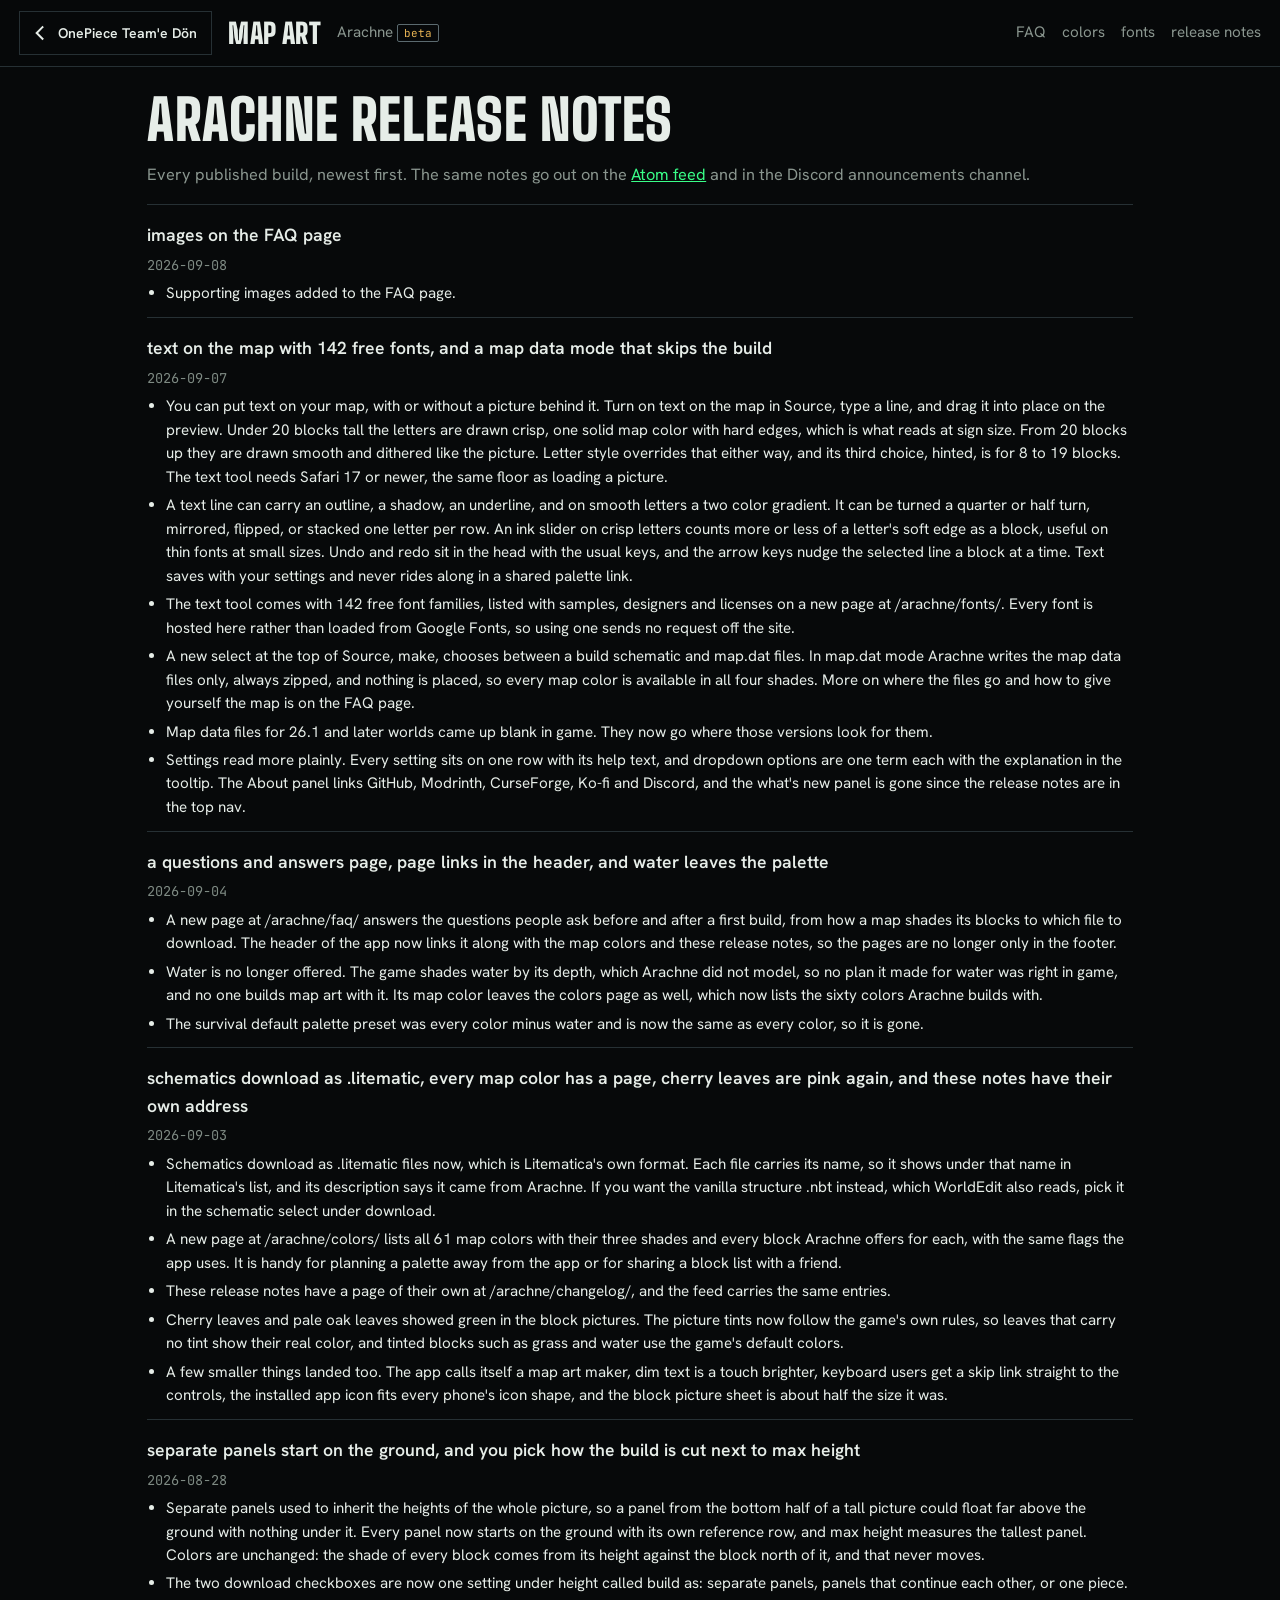
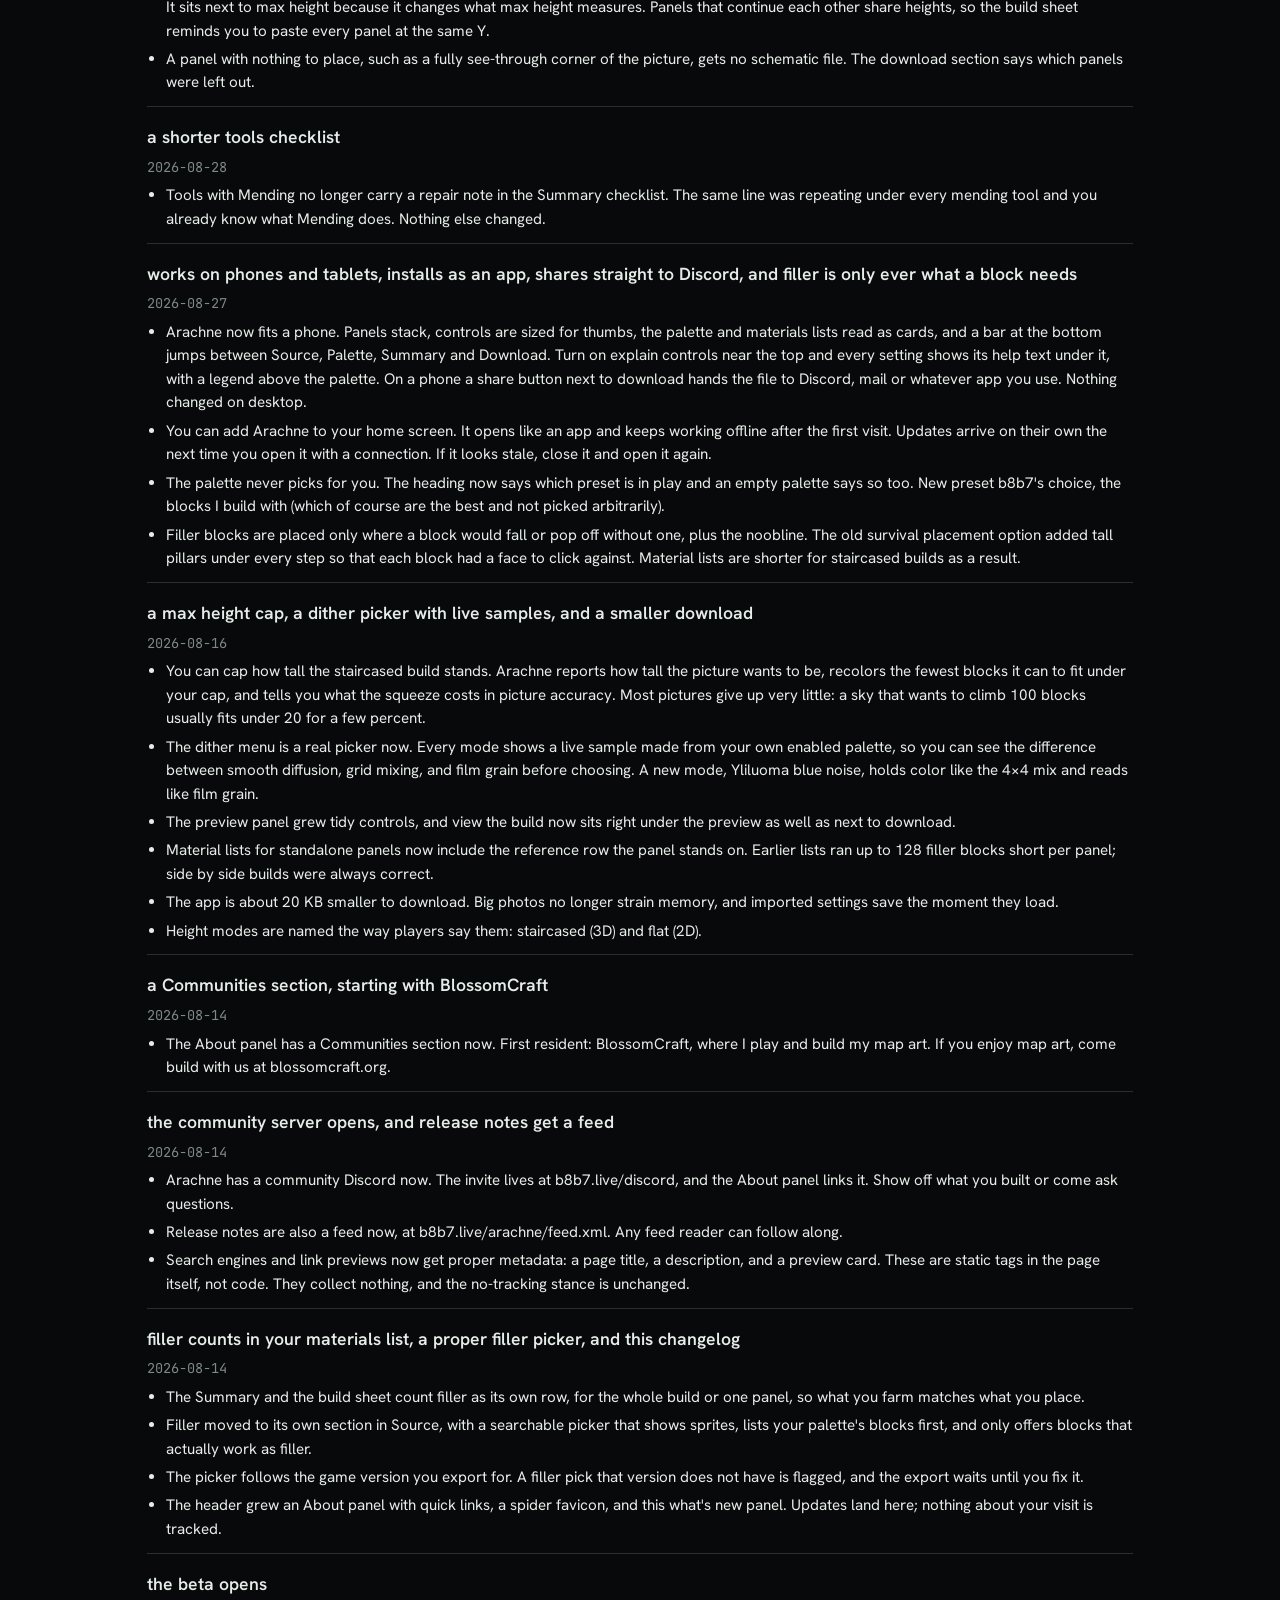
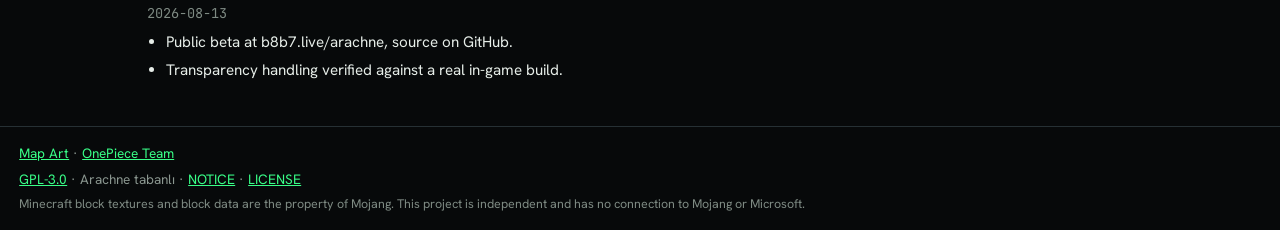
<file: map-art/changelog/index.html>
<!doctype html>
<html lang="en">
  <head>
    <meta charset="UTF-8" />
    <meta name="viewport" content="width=device-width, initial-scale=1.0" />
    <title>Arachne release notes</title>
    <meta name="description" content="What changed in each published build of Arachne, the Minecraft map art maker, newest first." />
    <link rel="canonical" href="https://sovalyecraft.space/map-art/changelog/" />
    <meta property="og:type" content="website" />
    <meta property="og:url" content="https://sovalyecraft.space/map-art/changelog/" />
    <meta property="og:title" content="Arachne release notes" />
    <meta property="og:description" content="What changed in each published build of Arachne, the Minecraft map art maker, newest first." />
    <meta property="og:site_name" content="OnePiece Team" />
    <script type="application/ld+json">{"@context":"https://schema.org","@type":"WebPage","name":"Arachne release notes","url":"https://sovalyecraft.space/map-art/changelog/","isPartOf":{"@type":"WebApplication","name":"Arachne","url":"https://sovalyecraft.space/map-art/"},"breadcrumb":{"@type":"BreadcrumbList","itemListElement":[{"@type":"ListItem","position":1,"name":"Arachne","item":"https://sovalyecraft.space/map-art/"},{"@type":"ListItem","position":2,"name":"Arachne release notes","item":"https://sovalyecraft.space/map-art/changelog/"}]}}</script>
    <link rel="icon" href="/map-art/favicon.svg" type="image/svg+xml" />
    <link rel="icon" href="/map-art/favicon-32.png" type="image/png" sizes="32x32" />
    <link rel="apple-touch-icon" href="/map-art/apple-touch-icon.png" />
    <meta name="theme-color" content="#16181d" />
    <link rel="stylesheet" crossorigin href="/map-art/assets/site-DRTbCHAA.css">
  </head>
  <body class="page">
    <header class="site-head">
      <a class="site-back" href="/" aria-label="OnePiece Team'e Dön"><svg viewBox="0 0 24 24" width="20" height="20" aria-hidden="true"><path d="M15 5l-7 7 7 7" fill="none" stroke="currentColor" stroke-width="2.4" stroke-linecap="square"/></svg><span>OnePiece Team'e Dön</span></a>
      <a class="site-name" href="../">Map Art</a>
      <span class="site-tag">Arachne <span class="beta-chip">beta</span></span>
      <nav class="site-nav"><a href="../faq/">FAQ</a><a href="../colors/">colors</a><a href="../fonts/">fonts</a><a href="../changelog/">release notes</a></nav>
    </header>
    <main class="page-main">
<h1>Arachne release notes</h1>
<p class="lede">Every published build, newest first. The same notes go out on the <a href="https://sovalyecraft.space/map-art/feed.xml">Atom feed</a> and in the Discord announcements channel.</p>
<article class="release" id="2026-09-08-faq-pictures">
<h2><a href="#2026-09-08-faq-pictures">images on the FAQ page</a></h2>
<p class="date"><time datetime="2026-09-08">2026-09-08</time></p>
<ul><li>Supporting images added to the FAQ page.</li></ul>
</article>
<article class="release" id="2026-09-07-text-fonts-map-data">
<h2><a href="#2026-09-07-text-fonts-map-data">text on the map with 142 free fonts, and a map data mode that skips the build</a></h2>
<p class="date"><time datetime="2026-09-07">2026-09-07</time></p>
<ul><li>You can put text on your map, with or without a picture behind it. Turn on text on the map in Source, type a line, and drag it into place on the preview. Under 20 blocks tall the letters are drawn crisp, one solid map color with hard edges, which is what reads at sign size. From 20 blocks up they are drawn smooth and dithered like the picture. Letter style overrides that either way, and its third choice, hinted, is for 8 to 19 blocks. The text tool needs Safari 17 or newer, the same floor as loading a picture.</li><li>A text line can carry an outline, a shadow, an underline, and on smooth letters a two color gradient. It can be turned a quarter or half turn, mirrored, flipped, or stacked one letter per row. An ink slider on crisp letters counts more or less of a letter's soft edge as a block, useful on thin fonts at small sizes. Undo and redo sit in the head with the usual keys, and the arrow keys nudge the selected line a block at a time. Text saves with your settings and never rides along in a shared palette link.</li><li>The text tool comes with 142 free font families, listed with samples, designers and licenses on a new page at /arachne/fonts/. Every font is hosted here rather than loaded from Google Fonts, so using one sends no request off the site.</li><li>A new select at the top of Source, make, chooses between a build schematic and map.dat files. In map.dat mode Arachne writes the map data files only, always zipped, and nothing is placed, so every map color is available in all four shades. More on where the files go and how to give yourself the map is on the FAQ page.</li><li>Map data files for 26.1 and later worlds came up blank in game. They now go where those versions look for them.</li><li>Settings read more plainly. Every setting sits on one row with its help text, and dropdown options are one term each with the explanation in the tooltip. The About panel links GitHub, Modrinth, CurseForge, Ko-fi and Discord, and the what's new panel is gone since the release notes are in the top nav.</li></ul>
</article>
<article class="release" id="2026-09-04-faq-header-water">
<h2><a href="#2026-09-04-faq-header-water">a questions and answers page, page links in the header, and water leaves the palette</a></h2>
<p class="date"><time datetime="2026-09-04">2026-09-04</time></p>
<ul><li>A new page at /arachne/faq/ answers the questions people ask before and after a first build, from how a map shades its blocks to which file to download. The header of the app now links it along with the map colors and these release notes, so the pages are no longer only in the footer.</li><li>Water is no longer offered. The game shades water by its depth, which Arachne did not model, so no plan it made for water was right in game, and no one builds map art with it. Its map color leaves the colors page as well, which now lists the sixty colors Arachne builds with.</li><li>The survival default palette preset was every color minus water and is now the same as every color, so it is gone.</li></ul>
</article>
<article class="release" id="2026-09-03-litematic-colors-changelog">
<h2><a href="#2026-09-03-litematic-colors-changelog">schematics download as .litematic, every map color has a page, cherry leaves are pink again, and these notes have their own address</a></h2>
<p class="date"><time datetime="2026-09-03">2026-09-03</time></p>
<ul><li>Schematics download as .litematic files now, which is Litematica's own format. Each file carries its name, so it shows under that name in Litematica's list, and its description says it came from Arachne. If you want the vanilla structure .nbt instead, which WorldEdit also reads, pick it in the schematic select under download.</li><li>A new page at /arachne/colors/ lists all 61 map colors with their three shades and every block Arachne offers for each, with the same flags the app uses. It is handy for planning a palette away from the app or for sharing a block list with a friend.</li><li>These release notes have a page of their own at /arachne/changelog/, and the feed carries the same entries.</li><li>Cherry leaves and pale oak leaves showed green in the block pictures. The picture tints now follow the game's own rules, so leaves that carry no tint show their real color, and tinted blocks such as grass and water use the game's default colors.</li><li>A few smaller things landed too. The app calls itself a map art maker, dim text is a touch brighter, keyboard users get a skip link straight to the controls, the installed app icon fits every phone's icon shape, and the block picture sheet is about half the size it was.</li></ul>
</article>
<article class="release" id="2026-08-28-build-modes">
<h2><a href="#2026-08-28-build-modes">separate panels start on the ground, and you pick how the build is cut next to max height</a></h2>
<p class="date"><time datetime="2026-08-28">2026-08-28</time></p>
<ul><li>Separate panels used to inherit the heights of the whole picture, so a panel from the bottom half of a tall picture could float far above the ground with nothing under it. Every panel now starts on the ground with its own reference row, and max height measures the tallest panel. Colors are unchanged: the shade of every block comes from its height against the block north of it, and that never moves.</li><li>The two download checkboxes are now one setting under height called build as: separate panels, panels that continue each other, or one piece. It sits next to max height because it changes what max height measures. Panels that continue each other share heights, so the build sheet reminds you to paste every panel at the same Y.</li><li>A panel with nothing to place, such as a fully see-through corner of the picture, gets no schematic file. The download section says which panels were left out.</li></ul>
</article>
<article class="release" id="2026-08-28-mending-note">
<h2><a href="#2026-08-28-mending-note">a shorter tools checklist</a></h2>
<p class="date"><time datetime="2026-08-28">2026-08-28</time></p>
<ul><li>Tools with Mending no longer carry a repair note in the Summary checklist. The same line was repeating under every mending tool and you already know what Mending does. Nothing else changed.</li></ul>
</article>
<article class="release" id="2026-08-27-phones-and-filler">
<h2><a href="#2026-08-27-phones-and-filler">works on phones and tablets, installs as an app, shares straight to Discord, and filler is only ever what a block needs</a></h2>
<p class="date"><time datetime="2026-08-27">2026-08-27</time></p>
<ul><li>Arachne now fits a phone. Panels stack, controls are sized for thumbs, the palette and materials lists read as cards, and a bar at the bottom jumps between Source, Palette, Summary and Download. Turn on explain controls near the top and every setting shows its help text under it, with a legend above the palette. On a phone a share button next to download hands the file to Discord, mail or whatever app you use. Nothing changed on desktop.</li><li>You can add Arachne to your home screen. It opens like an app and keeps working offline after the first visit. Updates arrive on their own the next time you open it with a connection. If it looks stale, close it and open it again.</li><li>The palette never picks for you. The heading now says which preset is in play and an empty palette says so too. New preset b8b7's choice, the blocks I build with (which of course are the best and not picked arbitrarily).</li><li>Filler blocks are placed only where a block would fall or pop off without one, plus the noobline. The old survival placement option added tall pillars under every step so that each block had a face to click against. Material lists are shorter for staircased builds as a result.</li></ul>
</article>
<article class="release" id="2026-08-16-height-and-dither">
<h2><a href="#2026-08-16-height-and-dither">a max height cap, a dither picker with live samples, and a smaller download</a></h2>
<p class="date"><time datetime="2026-08-16">2026-08-16</time></p>
<ul><li>You can cap how tall the staircased build stands. Arachne reports how tall the picture wants to be, recolors the fewest blocks it can to fit under your cap, and tells you what the squeeze costs in picture accuracy. Most pictures give up very little: a sky that wants to climb 100 blocks usually fits under 20 for a few percent.</li><li>The dither menu is a real picker now. Every mode shows a live sample made from your own enabled palette, so you can see the difference between smooth diffusion, grid mixing, and film grain before choosing. A new mode, Yliluoma blue noise, holds color like the 4×4 mix and reads like film grain.</li><li>The preview panel grew tidy controls, and view the build now sits right under the preview as well as next to download.</li><li>Material lists for standalone panels now include the reference row the panel stands on. Earlier lists ran up to 128 filler blocks short per panel; side by side builds were always correct.</li><li>The app is about 20 KB smaller to download. Big photos no longer strain memory, and imported settings save the moment they load.</li><li>Height modes are named the way players say them: staircased (3D) and flat (2D).</li></ul>
</article>
<article class="release" id="2026-08-14-blossom">
<h2><a href="#2026-08-14-blossom">a Communities section, starting with BlossomCraft</a></h2>
<p class="date"><time datetime="2026-08-14">2026-08-14</time></p>
<ul><li>The About panel has a Communities section now. First resident: BlossomCraft, where I play and build my map art. If you enjoy map art, come build with us at blossomcraft.org.</li></ul>
</article>
<article class="release" id="2026-08-14-community">
<h2><a href="#2026-08-14-community">the community server opens, and release notes get a feed</a></h2>
<p class="date"><time datetime="2026-08-14">2026-08-14</time></p>
<ul><li>Arachne has a community Discord now. The invite lives at b8b7.live/discord, and the About panel links it. Show off what you built or come ask questions.</li><li>Release notes are also a feed now, at b8b7.live/arachne/feed.xml. Any feed reader can follow along.</li><li>Search engines and link previews now get proper metadata: a page title, a description, and a preview card. These are static tags in the page itself, not code. They collect nothing, and the no-tracking stance is unchanged.</li></ul>
</article>
<article class="release" id="2026-08-14-filler">
<h2><a href="#2026-08-14-filler">filler counts in your materials list, a proper filler picker, and this changelog</a></h2>
<p class="date"><time datetime="2026-08-14">2026-08-14</time></p>
<ul><li>The Summary and the build sheet count filler as its own row, for the whole build or one panel, so what you farm matches what you place.</li><li>Filler moved to its own section in Source, with a searchable picker that shows sprites, lists your palette's blocks first, and only offers blocks that actually work as filler.</li><li>The picker follows the game version you export for. A filler pick that version does not have is flagged, and the export waits until you fix it.</li><li>The header grew an About panel with quick links, a spider favicon, and this what's new panel. Updates land here; nothing about your visit is tracked.</li></ul>
</article>
<article class="release" id="2026-08-13-beta">
<h2><a href="#2026-08-13-beta">the beta opens</a></h2>
<p class="date"><time datetime="2026-08-13">2026-08-13</time></p>
<ul><li>Public beta at b8b7.live/arachne, source on GitHub.</li><li>Transparency handling verified against a real in-game build.</li></ul>
</article>
    </main>
    <footer class="site-foot">
      <p><a href="../">Map Art</a> · <a href="/">OnePiece Team</a></p>
      <p><a href="https://www.gnu.org/licenses/gpl-3.0.html" target="_blank" rel="noopener noreferrer">GPL-3.0</a> · Arachne tabanlı · <a href="../NOTICE.txt">NOTICE</a> · <a href="../LICENSE-GPL-3.0.txt">LICENSE</a></p>
      <p class="legal">Minecraft block textures and block data are the property of Mojang. This project is independent and has no connection to Mojang or Microsoft.</p>
    </footer>
  </body>
</html>
</file>
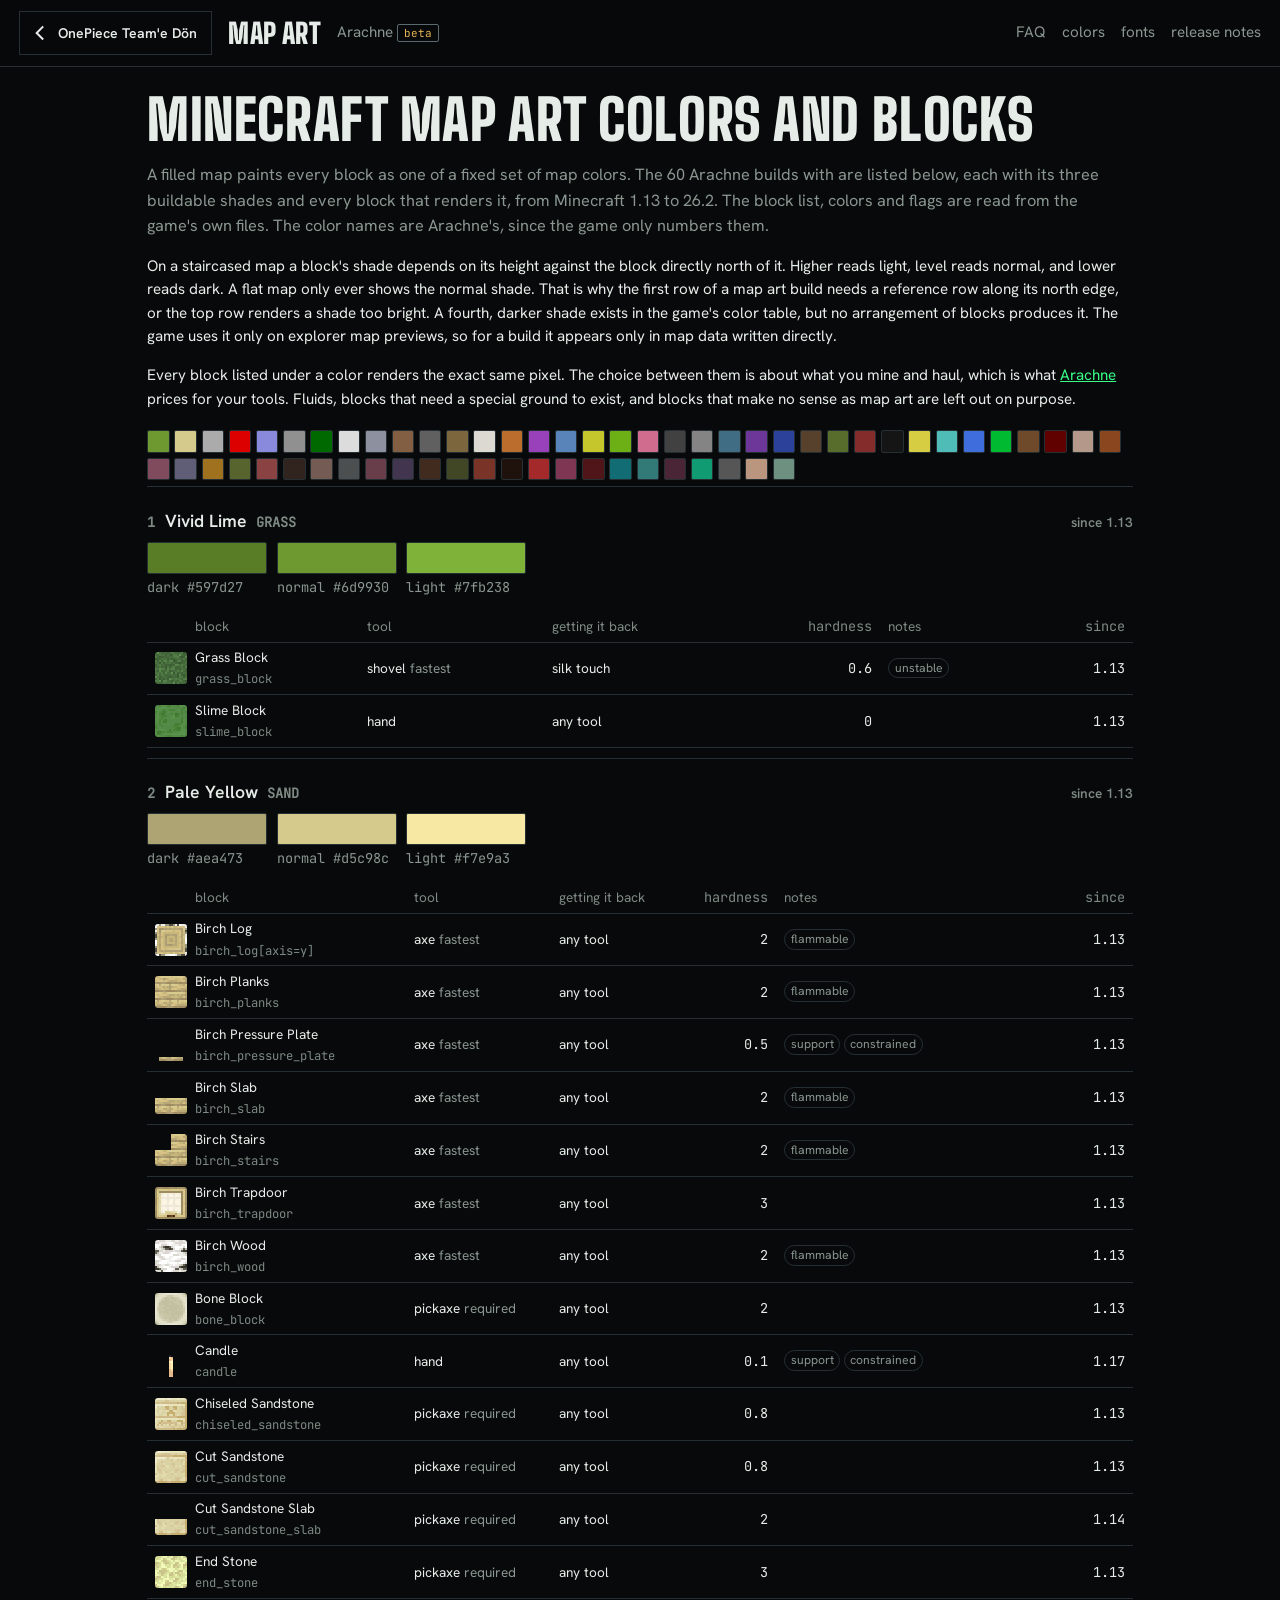
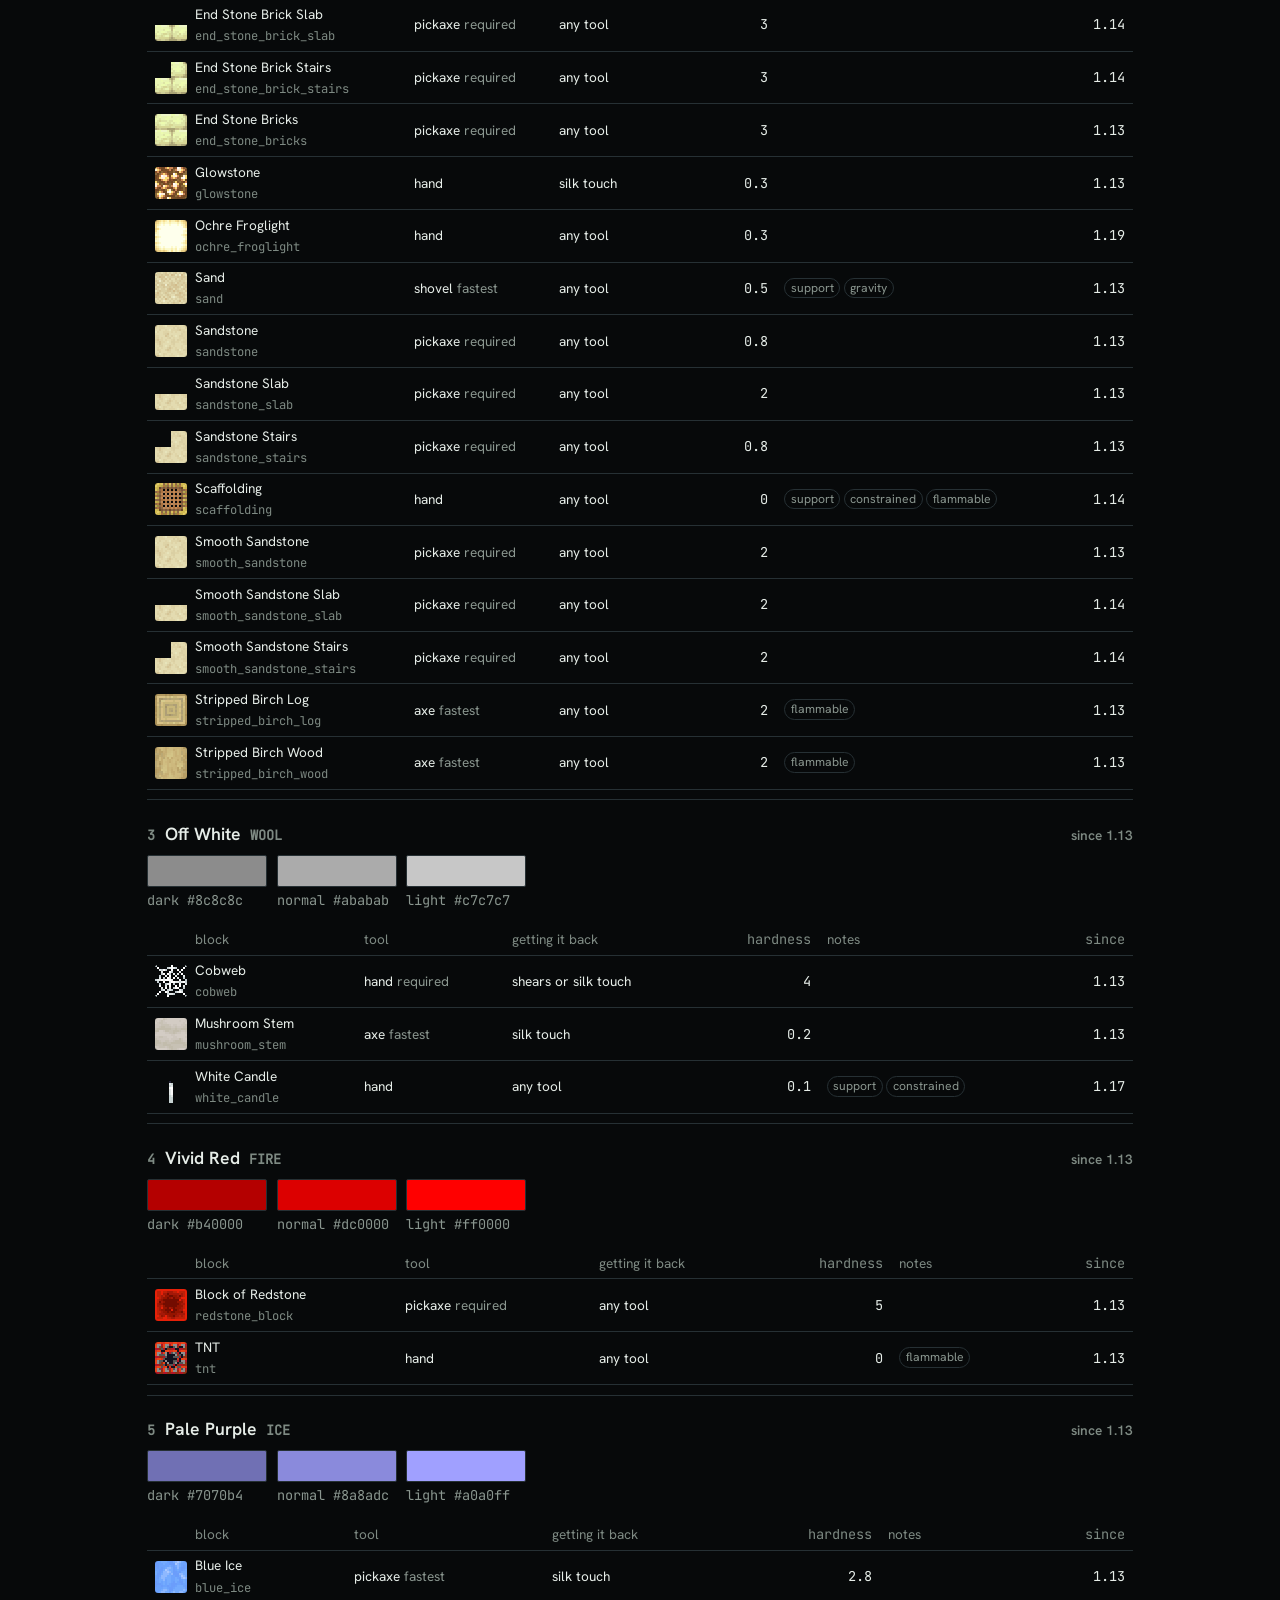
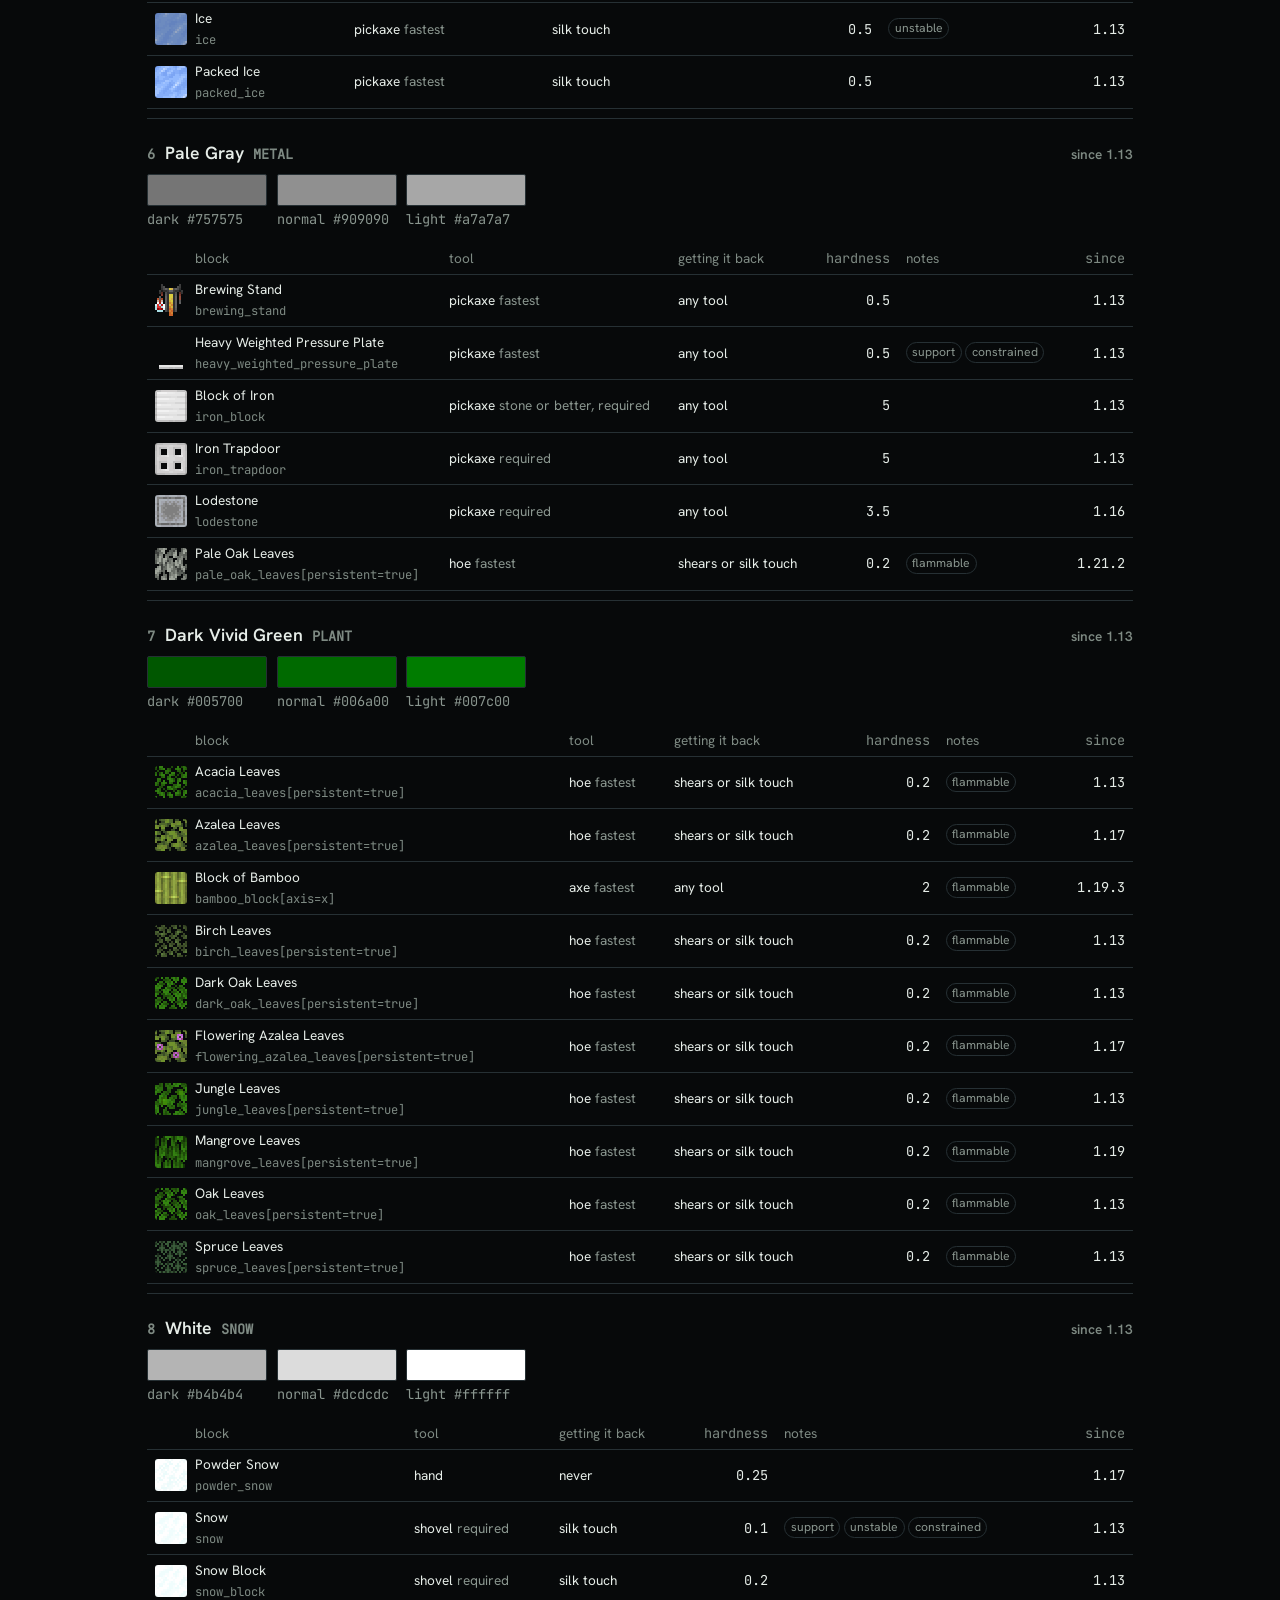
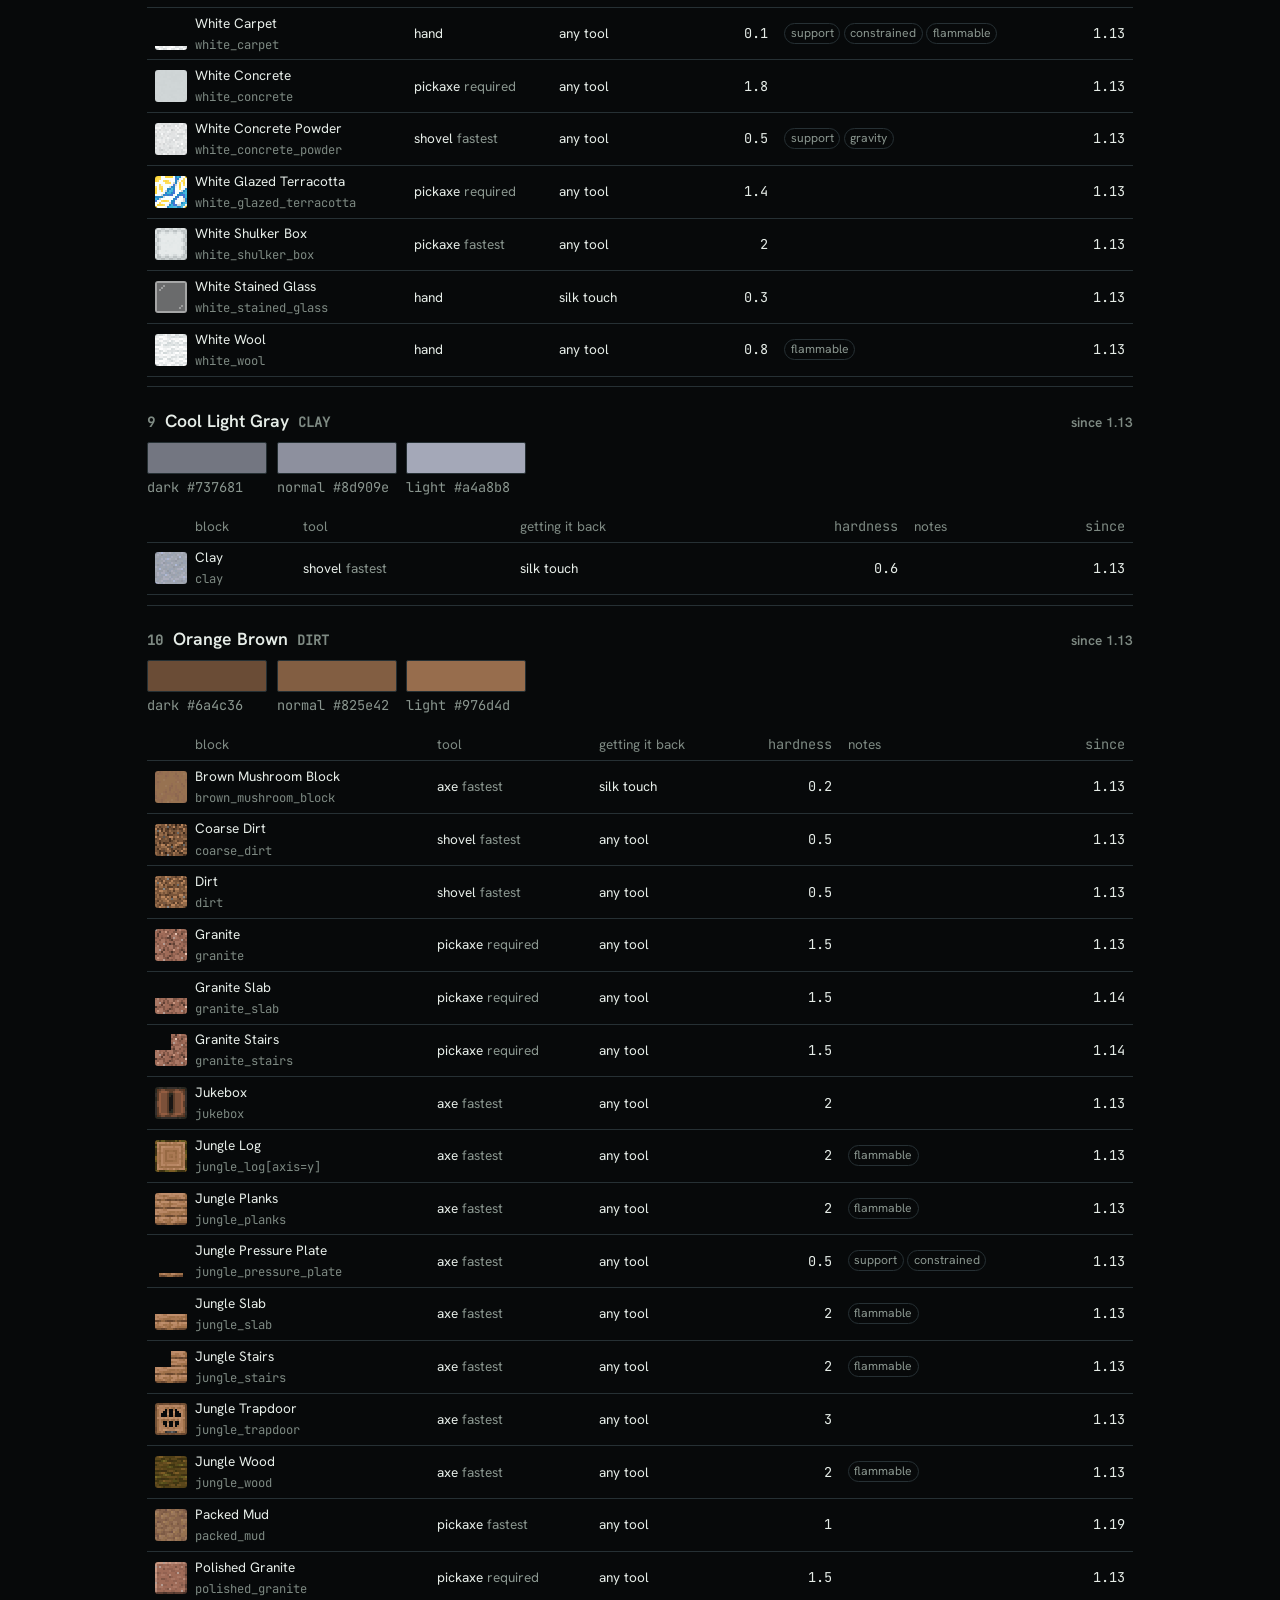
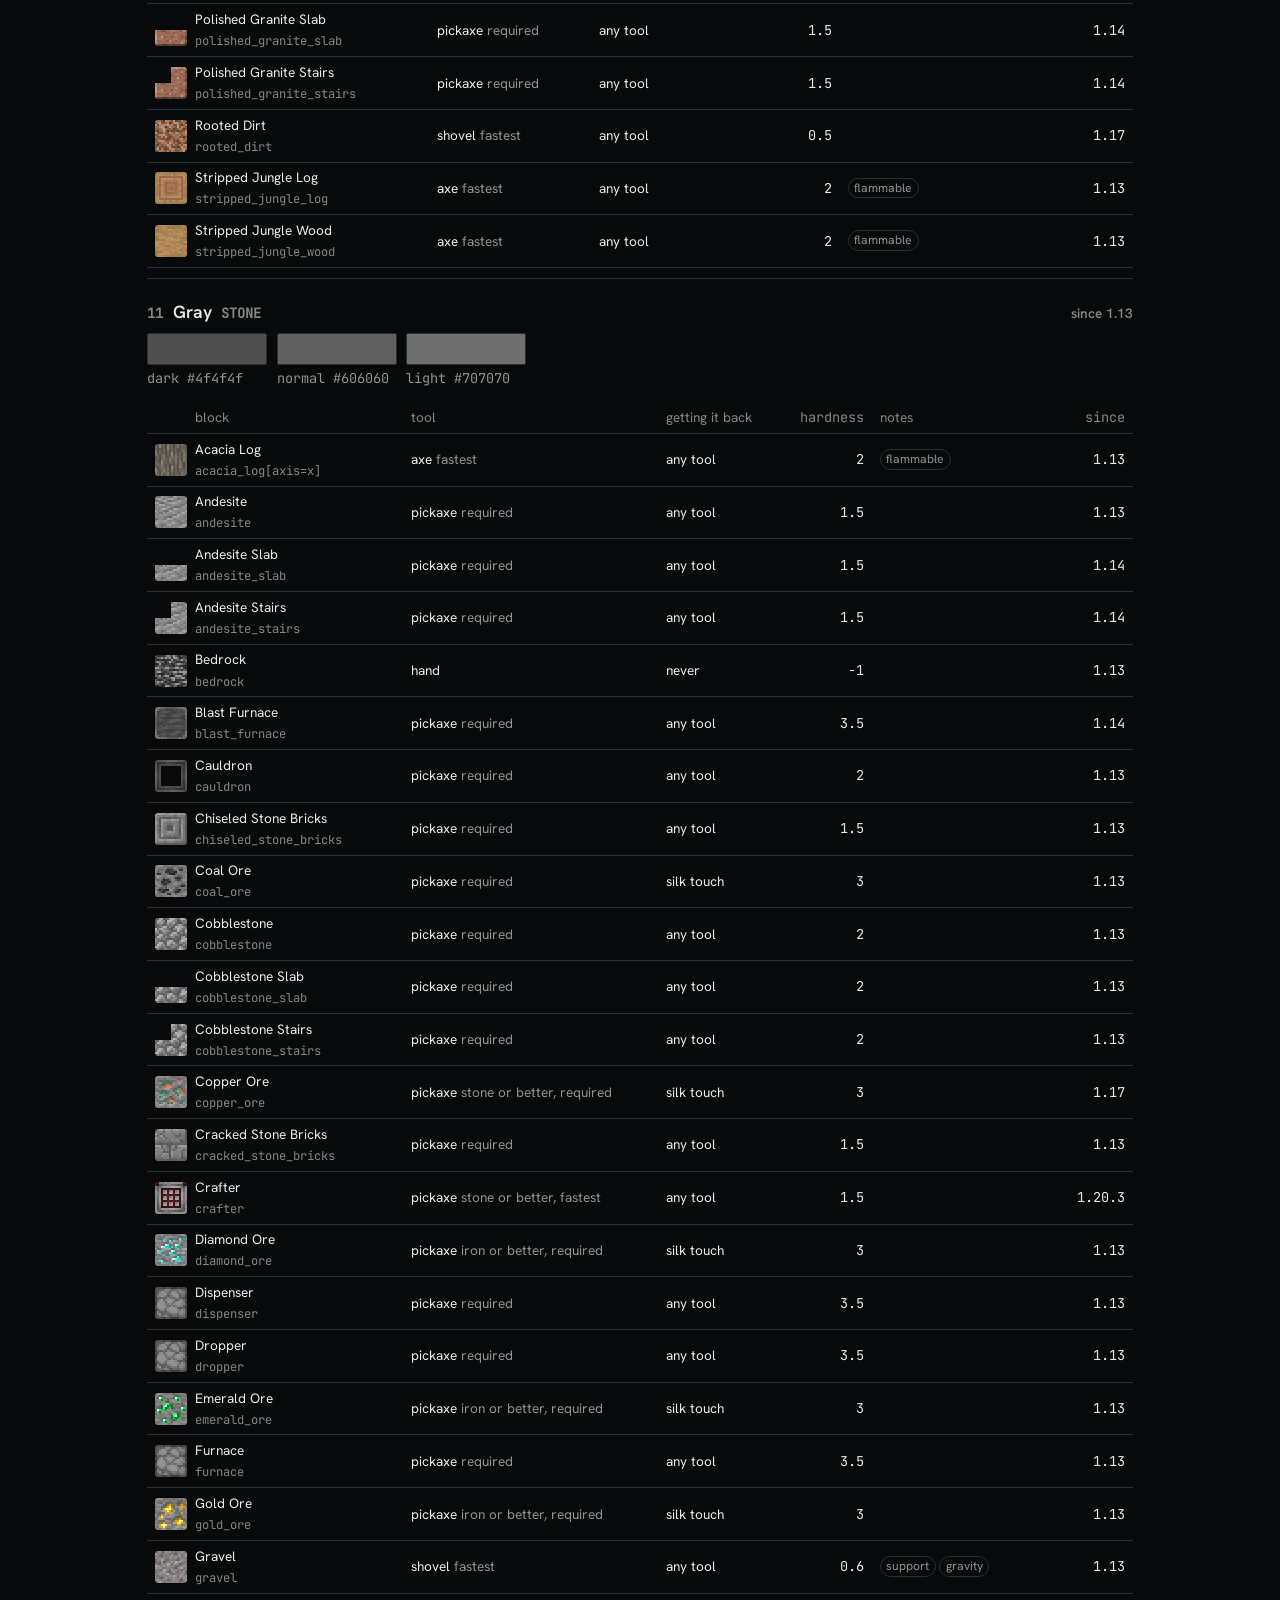
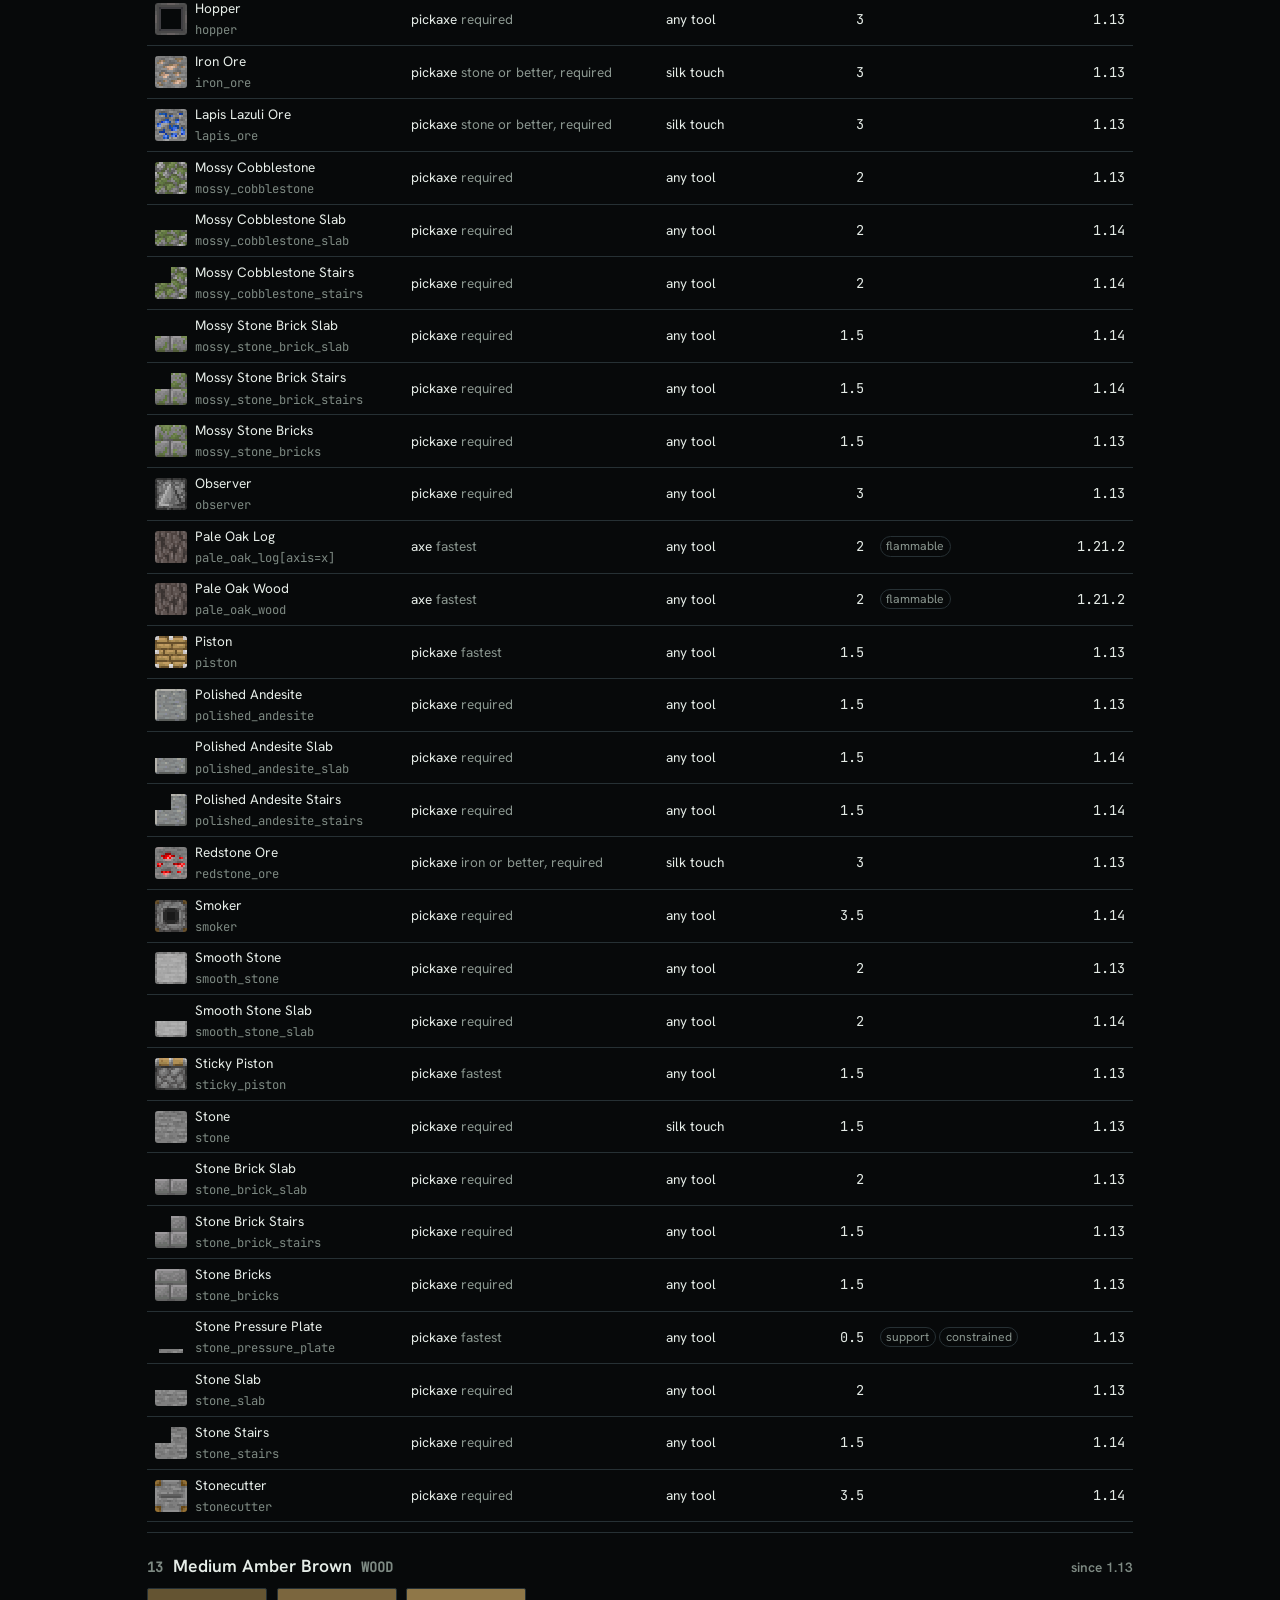
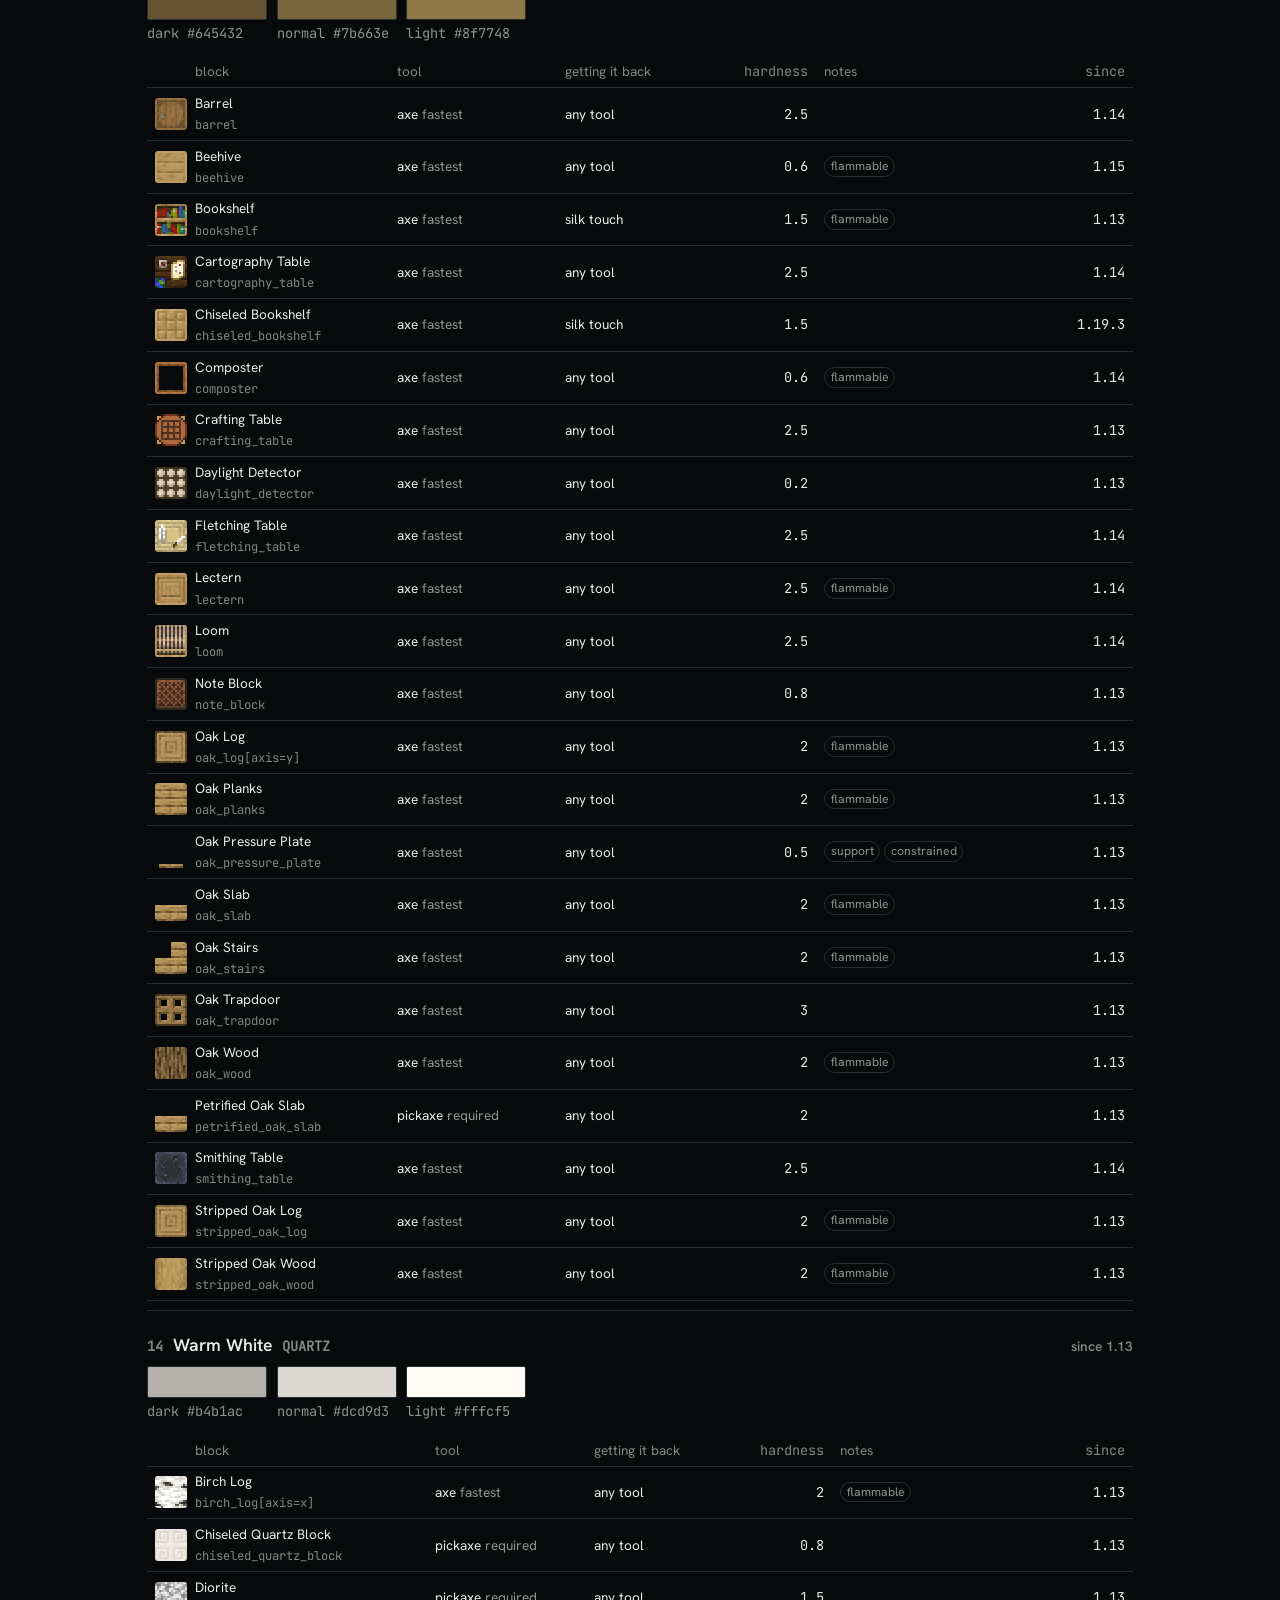
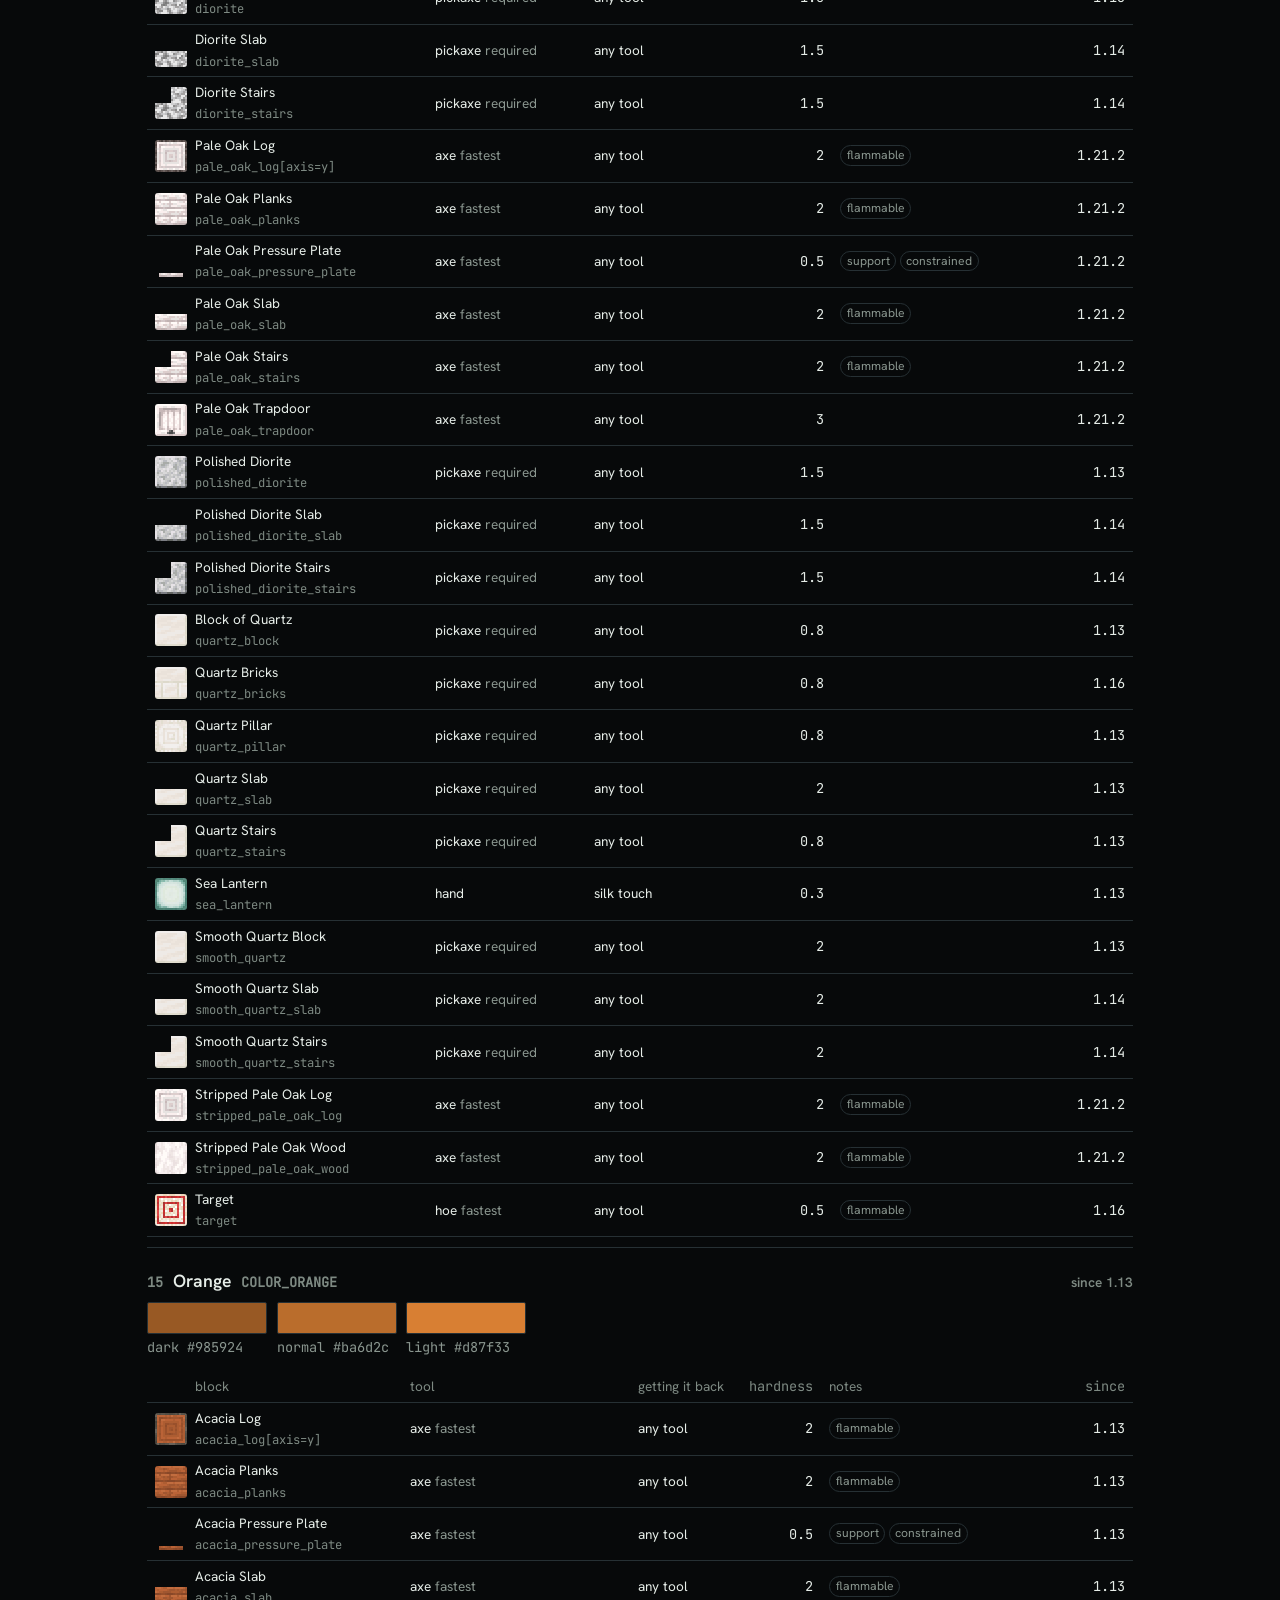
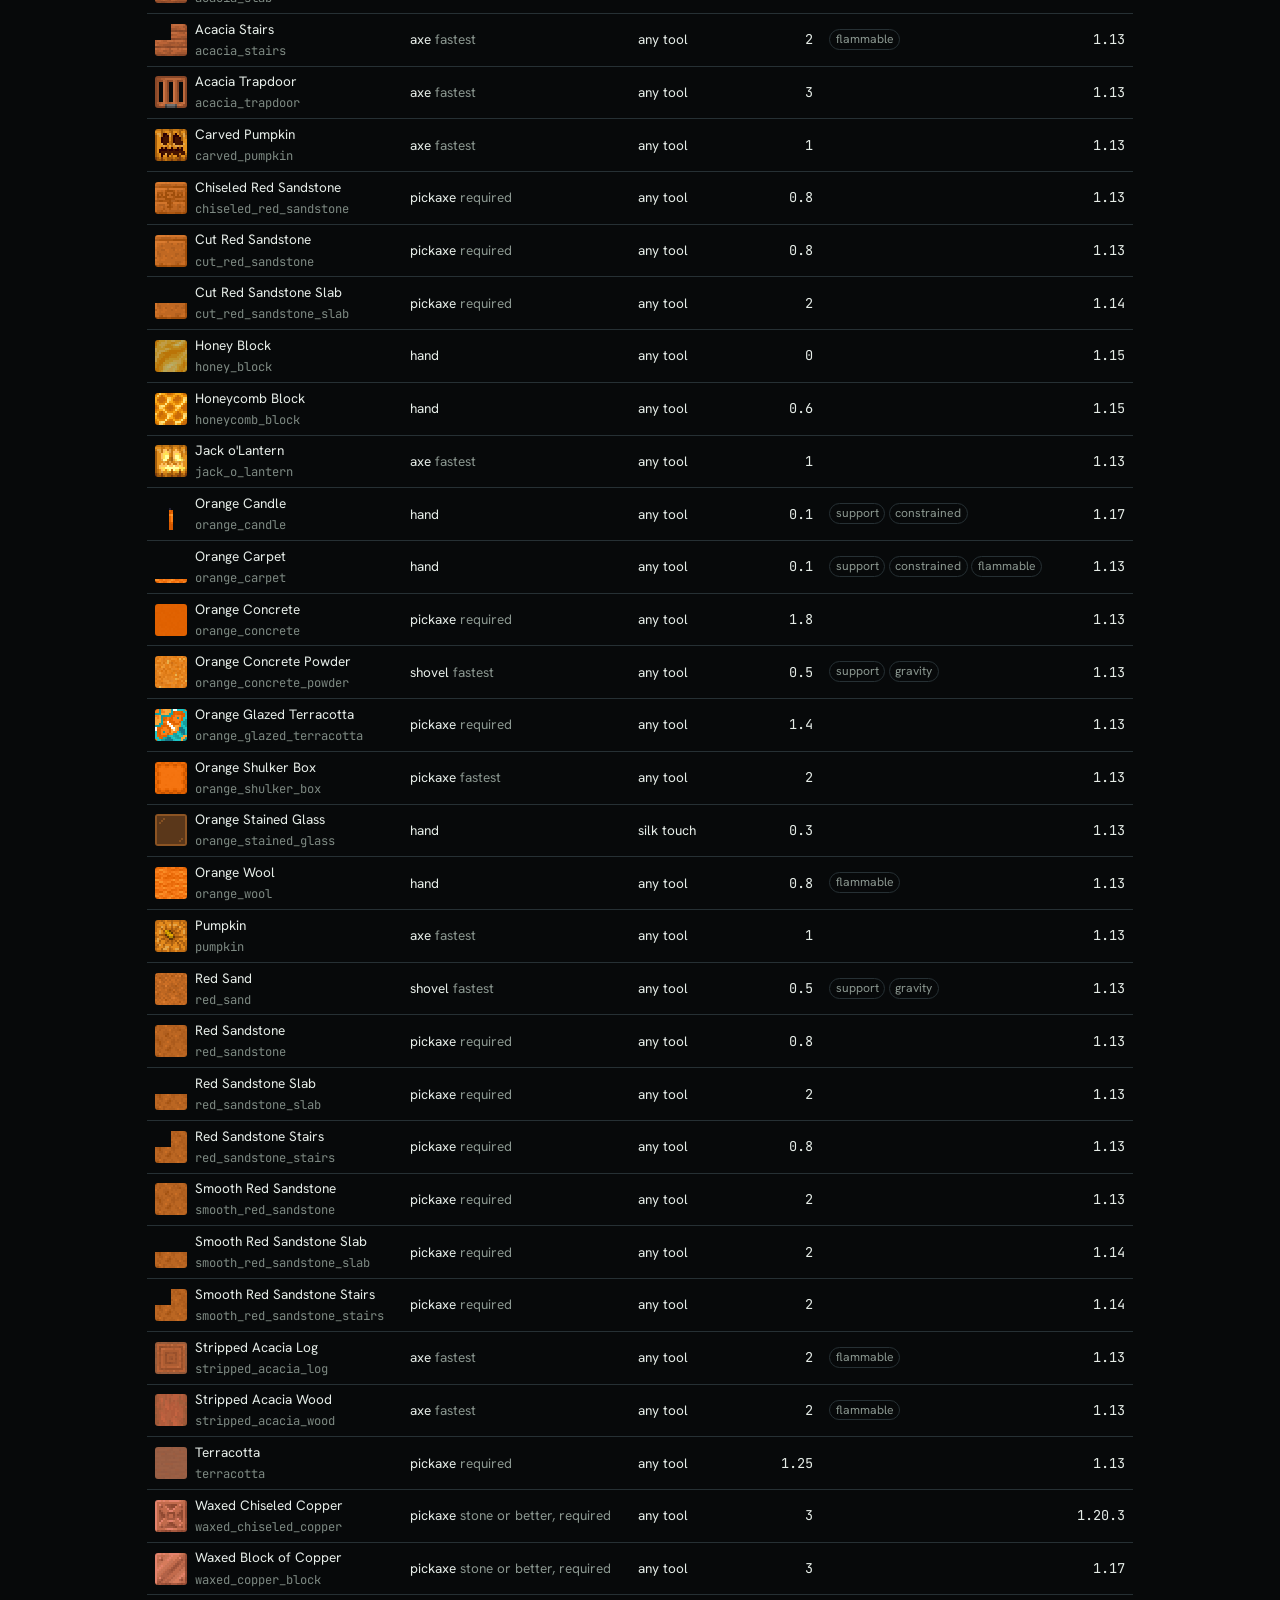
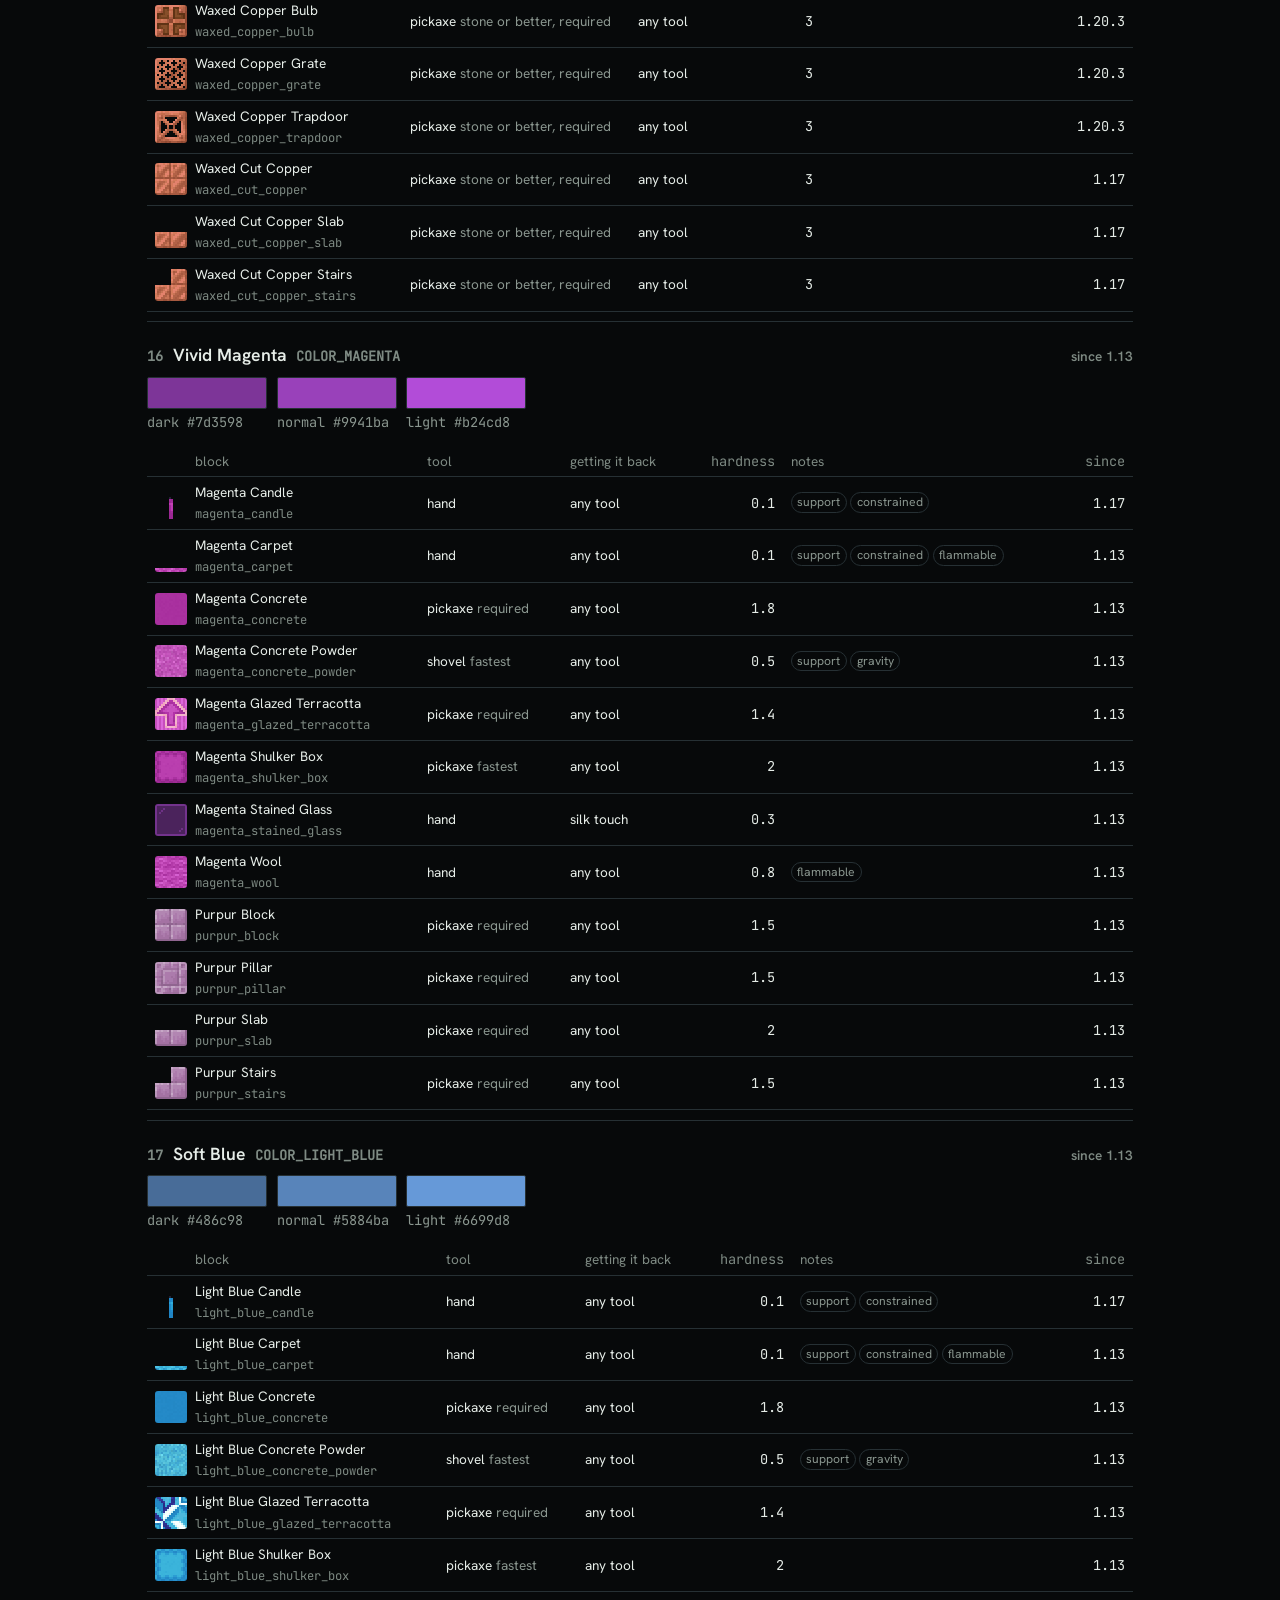
<file: map-art/colors/index.html>
<!doctype html>
<html lang="en">
  <head>
    <meta charset="UTF-8" />
    <meta name="viewport" content="width=device-width, initial-scale=1.0" />
    <title>Minecraft map art colors and blocks · Arachne</title>
    <meta name="description" content="The 60 Minecraft map colors Arachne builds with, each with its three staircase shades and every block that renders it, 1.13 to 26.2, read from the game itself." />
    <link rel="canonical" href="https://sovalyecraft.space/map-art/colors/" />
    <meta property="og:type" content="website" />
    <meta property="og:url" content="https://sovalyecraft.space/map-art/colors/" />
    <meta property="og:title" content="Minecraft map art colors and blocks · Arachne" />
    <meta property="og:description" content="The 60 Minecraft map colors Arachne builds with, each with its three staircase shades and every block that renders it, 1.13 to 26.2, read from the game itself." />
    <meta property="og:site_name" content="OnePiece Team" />
    <script type="application/ld+json">{"@context":"https://schema.org","@type":"WebPage","name":"Minecraft map art colors and blocks","url":"https://sovalyecraft.space/map-art/colors/","isPartOf":{"@type":"WebApplication","name":"Arachne","url":"https://sovalyecraft.space/map-art/"},"breadcrumb":{"@type":"BreadcrumbList","itemListElement":[{"@type":"ListItem","position":1,"name":"Arachne","item":"https://sovalyecraft.space/map-art/"},{"@type":"ListItem","position":2,"name":"Minecraft map art colors and blocks","item":"https://sovalyecraft.space/map-art/colors/"}]}}</script>
    <link rel="icon" href="/map-art/favicon.svg" type="image/svg+xml" />
    <link rel="icon" href="/map-art/favicon-32.png" type="image/png" sizes="32x32" />
    <link rel="apple-touch-icon" href="/map-art/apple-touch-icon.png" />
    <meta name="theme-color" content="#16181d" />
    <link rel="stylesheet" crossorigin href="/map-art/assets/colors-9x4UZbOE.css">
    <link rel="stylesheet" crossorigin href="/map-art/assets/site-DRTbCHAA.css">
  </head>
  <body class="page">
    <header class="site-head">
      <a class="site-back" href="/" aria-label="OnePiece Team'e Dön"><svg viewBox="0 0 24 24" width="20" height="20" aria-hidden="true"><path d="M15 5l-7 7 7 7" fill="none" stroke="currentColor" stroke-width="2.4" stroke-linecap="square"/></svg><span>OnePiece Team'e Dön</span></a>
      <a class="site-name" href="../">Map Art</a>
      <span class="site-tag">Arachne <span class="beta-chip">beta</span></span>
      <nav class="site-nav"><a href="../faq/">FAQ</a><a href="../colors/">colors</a><a href="../fonts/">fonts</a><a href="../changelog/">release notes</a></nav>
    </header>
    <main class="page-main">
<h1>Minecraft map art colors and blocks</h1>
<p class="lede">A filled map paints every block as one of a fixed set of map colors. The 60 Arachne builds with are listed below, each with its three buildable shades and every block that renders it, from Minecraft 1.13 to 26.2. The block list, colors and flags are read from the game's own files. The color names are Arachne's, since the game only numbers them.</p>
<p>On a staircased map a block's shade depends on its height against the block directly north of it. Higher reads light, level reads normal, and lower reads dark. A flat map only ever shows the normal shade. That is why the first row of a map art build needs a reference row along its north edge, or the top row renders a shade too bright. A fourth, darker shade exists in the game's color table, but no arrangement of blocks produces it. The game uses it only on explorer map previews, so for a build it appears only in map data written directly.</p>
<p>Every block listed under a color renders the exact same pixel. The choice between them is about what you mine and haul, which is what <a href="../">Arachne</a> prices for your tools. Fluids, blocks that need a special ground to exist, and blocks that make no sense as map art are left out on purpose.</p>
<nav class="toc" aria-label="colors"><a class="chip sw-1-n" href="#vivid-lime" title="Vivid Lime" aria-label="Vivid Lime"></a><a class="chip sw-2-n" href="#pale-yellow" title="Pale Yellow" aria-label="Pale Yellow"></a><a class="chip sw-3-n" href="#off-white" title="Off White" aria-label="Off White"></a><a class="chip sw-4-n" href="#vivid-red" title="Vivid Red" aria-label="Vivid Red"></a><a class="chip sw-5-n" href="#pale-purple" title="Pale Purple" aria-label="Pale Purple"></a><a class="chip sw-6-n" href="#pale-gray" title="Pale Gray" aria-label="Pale Gray"></a><a class="chip sw-7-n" href="#dark-vivid-green" title="Dark Vivid Green" aria-label="Dark Vivid Green"></a><a class="chip sw-8-n" href="#white" title="White" aria-label="White"></a><a class="chip sw-9-n" href="#cool-light-gray" title="Cool Light Gray" aria-label="Cool Light Gray"></a><a class="chip sw-10-n" href="#orange-brown" title="Orange Brown" aria-label="Orange Brown"></a><a class="chip sw-11-n" href="#gray" title="Gray" aria-label="Gray"></a><a class="chip sw-13-n" href="#medium-amber-brown" title="Medium Amber Brown" aria-label="Medium Amber Brown"></a><a class="chip sw-14-n" href="#warm-white" title="Warm White" aria-label="Warm White"></a><a class="chip sw-15-n" href="#orange" title="Orange" aria-label="Orange"></a><a class="chip sw-16-n" href="#vivid-magenta" title="Vivid Magenta" aria-label="Vivid Magenta"></a><a class="chip sw-17-n" href="#soft-blue" title="Soft Blue" aria-label="Soft Blue"></a><a class="chip sw-18-n" href="#vivid-yellow" title="Vivid Yellow" aria-label="Vivid Yellow"></a><a class="chip sw-19-n" href="#medium-vivid-lime" title="Medium Vivid Lime" aria-label="Medium Vivid Lime"></a><a class="chip sw-20-n" href="#light-pink" title="Light Pink" aria-label="Light Pink"></a><a class="chip sw-21-n" href="#dark-gray" title="Dark Gray" aria-label="Dark Gray"></a><a class="chip sw-22-n" href="#light-gray" title="Light Gray" aria-label="Light Gray"></a><a class="chip sw-23-n" href="#medium-sky-blue" title="Medium Sky Blue" aria-label="Medium Sky Blue"></a><a class="chip sw-24-n" href="#vivid-purple" title="Vivid Purple" aria-label="Vivid Purple"></a><a class="chip sw-25-n" href="#medium-vivid-blue" title="Medium Vivid Blue" aria-label="Medium Vivid Blue"></a><a class="chip sw-26-n" href="#dusky-muted-brown" title="Dusky Muted Brown" aria-label="Dusky Muted Brown"></a><a class="chip sw-27-n" href="#medium-olive" title="Medium Olive" aria-label="Medium Olive"></a><a class="chip sw-28-n" href="#red-brown" title="Red Brown" aria-label="Red Brown"></a><a class="chip sw-29-n" href="#black" title="Black" aria-label="Black"></a><a class="chip sw-30-n" href="#soft-vivid-yellow" title="Soft Vivid Yellow" aria-label="Soft Vivid Yellow"></a><a class="chip sw-31-n" href="#soft-cyan" title="Soft Cyan" aria-label="Soft Cyan"></a><a class="chip sw-32-n" href="#light-vivid-blue" title="Light Vivid Blue" aria-label="Light Vivid Blue"></a><a class="chip sw-33-n" href="#medium-vivid-green" title="Medium Vivid Green" aria-label="Medium Vivid Green"></a><a class="chip sw-34-n" href="#dusky-orange-brown" title="Dusky Orange Brown" aria-label="Dusky Orange Brown"></a><a class="chip sw-35-n" href="#dark-red-brown" title="Dark Red Brown" aria-label="Dark Red Brown"></a><a class="chip sw-36-n" href="#light-muted-orange" title="Light Muted Orange" aria-label="Light Muted Orange"></a><a class="chip sw-37-n" href="#medium-orange-brown" title="Medium Orange Brown" aria-label="Medium Orange Brown"></a><a class="chip sw-38-n" href="#soft-rose" title="Soft Rose" aria-label="Soft Rose"></a><a class="chip sw-39-n" href="#muted-purple" title="Muted Purple" aria-label="Muted Purple"></a><a class="chip sw-40-n" href="#amber-brown" title="Amber Brown" aria-label="Amber Brown"></a><a class="chip sw-41-n" href="#dusky-olive" title="Dusky Olive" aria-label="Dusky Olive"></a><a class="chip sw-42-n" href="#soft-red-brown" title="Soft Red Brown" aria-label="Soft Red Brown"></a><a class="chip sw-43-n" href="#warm-near-black" title="Warm Near Black" aria-label="Warm Near Black"></a><a class="chip sw-44-n" href="#medium-muted-brown" title="Medium Muted Brown" aria-label="Medium Muted Brown"></a><a class="chip sw-45-n" href="#slate-gray" title="Slate Gray" aria-label="Slate Gray"></a><a class="chip sw-46-n" href="#medium-rose" title="Medium Rose" aria-label="Medium Rose"></a><a class="chip sw-47-n" href="#dusky-muted-purple" title="Dusky Muted Purple" aria-label="Dusky Muted Purple"></a><a class="chip sw-48-n" href="#dark-muted-brown" title="Dark Muted Brown" aria-label="Dark Muted Brown"></a><a class="chip sw-49-n" href="#dark-olive" title="Dark Olive" aria-label="Dark Olive"></a><a class="chip sw-50-n" href="#medium-red-brown" title="Medium Red Brown" aria-label="Medium Red Brown"></a><a class="chip sw-51-n" href="#warm-black" title="Warm Black" aria-label="Warm Black"></a><a class="chip sw-52-n" href="#medium-vivid-red" title="Medium Vivid Red" aria-label="Medium Vivid Red"></a><a class="chip sw-53-n" href="#rose" title="Rose" aria-label="Rose"></a><a class="chip sw-54-n" href="#dusky-red-brown" title="Dusky Red Brown" aria-label="Dusky Red Brown"></a><a class="chip sw-55-n" href="#dusky-teal" title="Dusky Teal" aria-label="Dusky Teal"></a><a class="chip sw-56-n" href="#medium-teal" title="Medium Teal" aria-label="Medium Teal"></a><a class="chip sw-57-n" href="#dark-rose" title="Dark Rose" aria-label="Dark Rose"></a><a class="chip sw-58-n" href="#medium-sea-green" title="Medium Sea Green" aria-label="Medium Sea Green"></a><a class="chip sw-59-n" href="#medium-gray" title="Medium Gray" aria-label="Medium Gray"></a><a class="chip sw-60-n" href="#light-orange" title="Light Orange" aria-label="Light Orange"></a><a class="chip sw-61-n" href="#muted-sea-green" title="Muted Sea Green" aria-label="Muted Sea Green"></a></nav>
<section class="color" id="vivid-lime">
<h2><span class="num">1</span> Vivid Lime <span class="const">GRASS</span> <span class="since">since 1.13</span></h2>
<div class="tones"><div class="tone"><div class="sw sw-1-d"></div><span class="lab">dark #597d27</span></div><div class="tone"><div class="sw sw-1-n"></div><span class="lab">normal #6d9930</span></div><div class="tone"><div class="sw sw-1-l"></div><span class="lab">light #7fb238</span></div></div>
<table class="blocks"><thead><tr><th></th><th>block</th><th>tool</th><th>getting it back</th><th class="num">hardness</th><th>notes</th><th class="num">since</th></tr></thead><tbody>
<tr><td><span class="tile t-0" role="img" aria-label="Grass Block"></span></td><td>Grass Block<br /><span class="id">grass_block</span></td><td>shovel<span class="dim"> fastest</span></td><td title="needs silk touch to recover the block itself">silk touch</td><td class="num">0.6</td><td class="flags"><span title="changes over time once placed (grass, ice, unwaxed copper, coral)">unstable</span></td><td class="num">1.13</td></tr><tr><td><span class="tile t-1" role="img" aria-label="Slime Block"></span></td><td>Slime Block<br /><span class="id">slime_block</span></td><td>hand</td><td title="drops itself however you break it">any tool</td><td class="num">0</td><td class="flags"></td><td class="num">1.13</td></tr>
</tbody></table>
</section>
<section class="color" id="pale-yellow">
<h2><span class="num">2</span> Pale Yellow <span class="const">SAND</span> <span class="since">since 1.13</span></h2>
<div class="tones"><div class="tone"><div class="sw sw-2-d"></div><span class="lab">dark #aea473</span></div><div class="tone"><div class="sw sw-2-n"></div><span class="lab">normal #d5c98c</span></div><div class="tone"><div class="sw sw-2-l"></div><span class="lab">light #f7e9a3</span></div></div>
<table class="blocks"><thead><tr><th></th><th>block</th><th>tool</th><th>getting it back</th><th class="num">hardness</th><th>notes</th><th class="num">since</th></tr></thead><tbody>
<tr><td><span class="tile t-2" role="img" aria-label="Birch Log"></span></td><td>Birch Log<br /><span class="id">birch_log[axis=y]</span></td><td>axe<span class="dim"> fastest</span></td><td title="drops itself however you break it">any tool</td><td class="num">2</td><td class="flags"><span title="can burn">flammable</span></td><td class="num">1.13</td></tr><tr><td><span class="tile t-3" role="img" aria-label="Birch Planks"></span></td><td>Birch Planks<br /><span class="id">birch_planks</span></td><td>axe<span class="dim"> fastest</span></td><td title="drops itself however you break it">any tool</td><td class="num">2</td><td class="flags"><span title="can burn">flammable</span></td><td class="num">1.13</td></tr><tr><td><span class="tile t-4" role="img" aria-label="Birch Pressure Plate"></span></td><td>Birch Pressure Plate<br /><span class="id">birch_pressure_plate</span></td><td>axe<span class="dim"> fastest</span></td><td title="drops itself however you break it">any tool</td><td class="num">0.5</td><td class="flags"><span title="needs a support block beneath">support</span><span title="needs a specific substrate/neighbor to stay placed">constrained</span></td><td class="num">1.13</td></tr><tr><td><span class="tile t-5" role="img" aria-label="Birch Slab"></span></td><td>Birch Slab<br /><span class="id">birch_slab</span></td><td>axe<span class="dim"> fastest</span></td><td title="drops itself however you break it">any tool</td><td class="num">2</td><td class="flags"><span title="can burn">flammable</span></td><td class="num">1.13</td></tr><tr><td><span class="tile t-6" role="img" aria-label="Birch Stairs"></span></td><td>Birch Stairs<br /><span class="id">birch_stairs</span></td><td>axe<span class="dim"> fastest</span></td><td title="drops itself however you break it">any tool</td><td class="num">2</td><td class="flags"><span title="can burn">flammable</span></td><td class="num">1.13</td></tr><tr><td><span class="tile t-7" role="img" aria-label="Birch Trapdoor"></span></td><td>Birch Trapdoor<br /><span class="id">birch_trapdoor</span></td><td>axe<span class="dim"> fastest</span></td><td title="drops itself however you break it">any tool</td><td class="num">3</td><td class="flags"></td><td class="num">1.13</td></tr><tr><td><span class="tile t-8" role="img" aria-label="Birch Wood"></span></td><td>Birch Wood<br /><span class="id">birch_wood</span></td><td>axe<span class="dim"> fastest</span></td><td title="drops itself however you break it">any tool</td><td class="num">2</td><td class="flags"><span title="can burn">flammable</span></td><td class="num">1.13</td></tr><tr><td><span class="tile t-9" role="img" aria-label="Bone Block"></span></td><td>Bone Block<br /><span class="id">bone_block</span></td><td>pickaxe<span class="dim"> required</span></td><td title="drops itself however you break it">any tool</td><td class="num">2</td><td class="flags"></td><td class="num">1.13</td></tr><tr><td><span class="tile t-10" role="img" aria-label="Candle"></span></td><td>Candle<br /><span class="id">candle</span></td><td>hand</td><td title="drops itself however you break it">any tool</td><td class="num">0.1</td><td class="flags"><span title="needs a support block beneath">support</span><span title="needs a specific substrate/neighbor to stay placed">constrained</span></td><td class="num">1.17</td></tr><tr><td><span class="tile t-11" role="img" aria-label="Chiseled Sandstone"></span></td><td>Chiseled Sandstone<br /><span class="id">chiseled_sandstone</span></td><td>pickaxe<span class="dim"> required</span></td><td title="drops itself however you break it">any tool</td><td class="num">0.8</td><td class="flags"></td><td class="num">1.13</td></tr><tr><td><span class="tile t-12" role="img" aria-label="Cut Sandstone"></span></td><td>Cut Sandstone<br /><span class="id">cut_sandstone</span></td><td>pickaxe<span class="dim"> required</span></td><td title="drops itself however you break it">any tool</td><td class="num">0.8</td><td class="flags"></td><td class="num">1.13</td></tr><tr><td><span class="tile t-13" role="img" aria-label="Cut Sandstone Slab"></span></td><td>Cut Sandstone Slab<br /><span class="id">cut_sandstone_slab</span></td><td>pickaxe<span class="dim"> required</span></td><td title="drops itself however you break it">any tool</td><td class="num">2</td><td class="flags"></td><td class="num">1.14</td></tr><tr><td><span class="tile t-14" role="img" aria-label="End Stone"></span></td><td>End Stone<br /><span class="id">end_stone</span></td><td>pickaxe<span class="dim"> required</span></td><td title="drops itself however you break it">any tool</td><td class="num">3</td><td class="flags"></td><td class="num">1.13</td></tr><tr><td><span class="tile t-15" role="img" aria-label="End Stone Brick Slab"></span></td><td>End Stone Brick Slab<br /><span class="id">end_stone_brick_slab</span></td><td>pickaxe<span class="dim"> required</span></td><td title="drops itself however you break it">any tool</td><td class="num">3</td><td class="flags"></td><td class="num">1.14</td></tr><tr><td><span class="tile t-16" role="img" aria-label="End Stone Brick Stairs"></span></td><td>End Stone Brick Stairs<br /><span class="id">end_stone_brick_stairs</span></td><td>pickaxe<span class="dim"> required</span></td><td title="drops itself however you break it">any tool</td><td class="num">3</td><td class="flags"></td><td class="num">1.14</td></tr><tr><td><span class="tile t-17" role="img" aria-label="End Stone Bricks"></span></td><td>End Stone Bricks<br /><span class="id">end_stone_bricks</span></td><td>pickaxe<span class="dim"> required</span></td><td title="drops itself however you break it">any tool</td><td class="num">3</td><td class="flags"></td><td class="num">1.13</td></tr><tr><td><span class="tile t-18" role="img" aria-label="Glowstone"></span></td><td>Glowstone<br /><span class="id">glowstone</span></td><td>hand</td><td title="needs silk touch to recover the block itself">silk touch</td><td class="num">0.3</td><td class="flags"></td><td class="num">1.13</td></tr><tr><td><span class="tile t-19" role="img" aria-label="Ochre Froglight"></span></td><td>Ochre Froglight<br /><span class="id">ochre_froglight</span></td><td>hand</td><td title="drops itself however you break it">any tool</td><td class="num">0.3</td><td class="flags"></td><td class="num">1.19</td></tr><tr><td><span class="tile t-20" role="img" aria-label="Sand"></span></td><td>Sand<br /><span class="id">sand</span></td><td>shovel<span class="dim"> fastest</span></td><td title="drops itself however you break it">any tool</td><td class="num">0.5</td><td class="flags"><span title="needs a support block beneath">support</span><span title="falls without support">gravity</span></td><td class="num">1.13</td></tr><tr><td><span class="tile t-21" role="img" aria-label="Sandstone"></span></td><td>Sandstone<br /><span class="id">sandstone</span></td><td>pickaxe<span class="dim"> required</span></td><td title="drops itself however you break it">any tool</td><td class="num">0.8</td><td class="flags"></td><td class="num">1.13</td></tr><tr><td><span class="tile t-22" role="img" aria-label="Sandstone Slab"></span></td><td>Sandstone Slab<br /><span class="id">sandstone_slab</span></td><td>pickaxe<span class="dim"> required</span></td><td title="drops itself however you break it">any tool</td><td class="num">2</td><td class="flags"></td><td class="num">1.13</td></tr><tr><td><span class="tile t-23" role="img" aria-label="Sandstone Stairs"></span></td><td>Sandstone Stairs<br /><span class="id">sandstone_stairs</span></td><td>pickaxe<span class="dim"> required</span></td><td title="drops itself however you break it">any tool</td><td class="num">0.8</td><td class="flags"></td><td class="num">1.13</td></tr><tr><td><span class="tile t-24" role="img" aria-label="Scaffolding"></span></td><td>Scaffolding<br /><span class="id">scaffolding</span></td><td>hand</td><td title="drops itself however you break it">any tool</td><td class="num">0</td><td class="flags"><span title="needs a support block beneath">support</span><span title="needs a specific substrate/neighbor to stay placed">constrained</span><span title="can burn">flammable</span></td><td class="num">1.14</td></tr><tr><td><span class="tile t-25" role="img" aria-label="Smooth Sandstone"></span></td><td>Smooth Sandstone<br /><span class="id">smooth_sandstone</span></td><td>pickaxe<span class="dim"> required</span></td><td title="drops itself however you break it">any tool</td><td class="num">2</td><td class="flags"></td><td class="num">1.13</td></tr><tr><td><span class="tile t-26" role="img" aria-label="Smooth Sandstone Slab"></span></td><td>Smooth Sandstone Slab<br /><span class="id">smooth_sandstone_slab</span></td><td>pickaxe<span class="dim"> required</span></td><td title="drops itself however you break it">any tool</td><td class="num">2</td><td class="flags"></td><td class="num">1.14</td></tr><tr><td><span class="tile t-27" role="img" aria-label="Smooth Sandstone Stairs"></span></td><td>Smooth Sandstone Stairs<br /><span class="id">smooth_sandstone_stairs</span></td><td>pickaxe<span class="dim"> required</span></td><td title="drops itself however you break it">any tool</td><td class="num">2</td><td class="flags"></td><td class="num">1.14</td></tr><tr><td><span class="tile t-28" role="img" aria-label="Stripped Birch Log"></span></td><td>Stripped Birch Log<br /><span class="id">stripped_birch_log</span></td><td>axe<span class="dim"> fastest</span></td><td title="drops itself however you break it">any tool</td><td class="num">2</td><td class="flags"><span title="can burn">flammable</span></td><td class="num">1.13</td></tr><tr><td><span class="tile t-29" role="img" aria-label="Stripped Birch Wood"></span></td><td>Stripped Birch Wood<br /><span class="id">stripped_birch_wood</span></td><td>axe<span class="dim"> fastest</span></td><td title="drops itself however you break it">any tool</td><td class="num">2</td><td class="flags"><span title="can burn">flammable</span></td><td class="num">1.13</td></tr>
</tbody></table>
</section>
<section class="color" id="off-white">
<h2><span class="num">3</span> Off White <span class="const">WOOL</span> <span class="since">since 1.13</span></h2>
<div class="tones"><div class="tone"><div class="sw sw-3-d"></div><span class="lab">dark #8c8c8c</span></div><div class="tone"><div class="sw sw-3-n"></div><span class="lab">normal #ababab</span></div><div class="tone"><div class="sw sw-3-l"></div><span class="lab">light #c7c7c7</span></div></div>
<table class="blocks"><thead><tr><th></th><th>block</th><th>tool</th><th>getting it back</th><th class="num">hardness</th><th>notes</th><th class="num">since</th></tr></thead><tbody>
<tr><td><span class="tile t-30" role="img" aria-label="Cobweb"></span></td><td>Cobweb<br /><span class="id">cobweb</span></td><td>hand<span class="dim"> required</span></td><td title="either tool recovers the block itself">shears or silk touch</td><td class="num">4</td><td class="flags"></td><td class="num">1.13</td></tr><tr><td><span class="tile t-31" role="img" aria-label="Mushroom Stem"></span></td><td>Mushroom Stem<br /><span class="id">mushroom_stem</span></td><td>axe<span class="dim"> fastest</span></td><td title="needs silk touch to recover the block itself">silk touch</td><td class="num">0.2</td><td class="flags"></td><td class="num">1.13</td></tr><tr><td><span class="tile t-32" role="img" aria-label="White Candle"></span></td><td>White Candle<br /><span class="id">white_candle</span></td><td>hand</td><td title="drops itself however you break it">any tool</td><td class="num">0.1</td><td class="flags"><span title="needs a support block beneath">support</span><span title="needs a specific substrate/neighbor to stay placed">constrained</span></td><td class="num">1.17</td></tr>
</tbody></table>
</section>
<section class="color" id="vivid-red">
<h2><span class="num">4</span> Vivid Red <span class="const">FIRE</span> <span class="since">since 1.13</span></h2>
<div class="tones"><div class="tone"><div class="sw sw-4-d"></div><span class="lab">dark #b40000</span></div><div class="tone"><div class="sw sw-4-n"></div><span class="lab">normal #dc0000</span></div><div class="tone"><div class="sw sw-4-l"></div><span class="lab">light #ff0000</span></div></div>
<table class="blocks"><thead><tr><th></th><th>block</th><th>tool</th><th>getting it back</th><th class="num">hardness</th><th>notes</th><th class="num">since</th></tr></thead><tbody>
<tr><td><span class="tile t-33" role="img" aria-label="Block of Redstone"></span></td><td>Block of Redstone<br /><span class="id">redstone_block</span></td><td>pickaxe<span class="dim"> required</span></td><td title="drops itself however you break it">any tool</td><td class="num">5</td><td class="flags"></td><td class="num">1.13</td></tr><tr><td><span class="tile t-34" role="img" aria-label="TNT"></span></td><td>TNT<br /><span class="id">tnt</span></td><td>hand</td><td title="drops itself however you break it">any tool</td><td class="num">0</td><td class="flags"><span title="can burn">flammable</span></td><td class="num">1.13</td></tr>
</tbody></table>
</section>
<section class="color" id="pale-purple">
<h2><span class="num">5</span> Pale Purple <span class="const">ICE</span> <span class="since">since 1.13</span></h2>
<div class="tones"><div class="tone"><div class="sw sw-5-d"></div><span class="lab">dark #7070b4</span></div><div class="tone"><div class="sw sw-5-n"></div><span class="lab">normal #8a8adc</span></div><div class="tone"><div class="sw sw-5-l"></div><span class="lab">light #a0a0ff</span></div></div>
<table class="blocks"><thead><tr><th></th><th>block</th><th>tool</th><th>getting it back</th><th class="num">hardness</th><th>notes</th><th class="num">since</th></tr></thead><tbody>
<tr><td><span class="tile t-35" role="img" aria-label="Blue Ice"></span></td><td>Blue Ice<br /><span class="id">blue_ice</span></td><td>pickaxe<span class="dim"> fastest</span></td><td title="needs silk touch to recover the block itself">silk touch</td><td class="num">2.8</td><td class="flags"></td><td class="num">1.13</td></tr><tr><td><span class="tile t-36" role="img" aria-label="Ice"></span></td><td>Ice<br /><span class="id">ice</span></td><td>pickaxe<span class="dim"> fastest</span></td><td title="needs silk touch to recover the block itself">silk touch</td><td class="num">0.5</td><td class="flags"><span title="changes over time once placed (grass, ice, unwaxed copper, coral)">unstable</span></td><td class="num">1.13</td></tr><tr><td><span class="tile t-37" role="img" aria-label="Packed Ice"></span></td><td>Packed Ice<br /><span class="id">packed_ice</span></td><td>pickaxe<span class="dim"> fastest</span></td><td title="needs silk touch to recover the block itself">silk touch</td><td class="num">0.5</td><td class="flags"></td><td class="num">1.13</td></tr>
</tbody></table>
</section>
<section class="color" id="pale-gray">
<h2><span class="num">6</span> Pale Gray <span class="const">METAL</span> <span class="since">since 1.13</span></h2>
<div class="tones"><div class="tone"><div class="sw sw-6-d"></div><span class="lab">dark #757575</span></div><div class="tone"><div class="sw sw-6-n"></div><span class="lab">normal #909090</span></div><div class="tone"><div class="sw sw-6-l"></div><span class="lab">light #a7a7a7</span></div></div>
<table class="blocks"><thead><tr><th></th><th>block</th><th>tool</th><th>getting it back</th><th class="num">hardness</th><th>notes</th><th class="num">since</th></tr></thead><tbody>
<tr><td><span class="tile t-38" role="img" aria-label="Brewing Stand"></span></td><td>Brewing Stand<br /><span class="id">brewing_stand</span></td><td>pickaxe<span class="dim"> fastest</span></td><td title="drops itself however you break it">any tool</td><td class="num">0.5</td><td class="flags"></td><td class="num">1.13</td></tr><tr><td><span class="tile t-39" role="img" aria-label="Heavy Weighted Pressure Plate"></span></td><td>Heavy Weighted Pressure Plate<br /><span class="id">heavy_weighted_pressure_plate</span></td><td>pickaxe<span class="dim"> fastest</span></td><td title="drops itself however you break it">any tool</td><td class="num">0.5</td><td class="flags"><span title="needs a support block beneath">support</span><span title="needs a specific substrate/neighbor to stay placed">constrained</span></td><td class="num">1.13</td></tr><tr><td><span class="tile t-40" role="img" aria-label="Block of Iron"></span></td><td>Block of Iron<br /><span class="id">iron_block</span></td><td>pickaxe<span class="dim"> stone or better, required</span></td><td title="drops itself however you break it">any tool</td><td class="num">5</td><td class="flags"></td><td class="num">1.13</td></tr><tr><td><span class="tile t-41" role="img" aria-label="Iron Trapdoor"></span></td><td>Iron Trapdoor<br /><span class="id">iron_trapdoor</span></td><td>pickaxe<span class="dim"> required</span></td><td title="drops itself however you break it">any tool</td><td class="num">5</td><td class="flags"></td><td class="num">1.13</td></tr><tr><td><span class="tile t-42" role="img" aria-label="Lodestone"></span></td><td>Lodestone<br /><span class="id">lodestone</span></td><td>pickaxe<span class="dim"> required</span></td><td title="drops itself however you break it">any tool</td><td class="num">3.5</td><td class="flags"></td><td class="num">1.16</td></tr><tr><td><span class="tile t-43" role="img" aria-label="Pale Oak Leaves"></span></td><td>Pale Oak Leaves<br /><span class="id">pale_oak_leaves[persistent=true]</span></td><td>hoe<span class="dim"> fastest</span></td><td title="either tool recovers the block itself">shears or silk touch</td><td class="num">0.2</td><td class="flags"><span title="can burn">flammable</span></td><td class="num">1.21.2</td></tr>
</tbody></table>
</section>
<section class="color" id="dark-vivid-green">
<h2><span class="num">7</span> Dark Vivid Green <span class="const">PLANT</span> <span class="since">since 1.13</span></h2>
<div class="tones"><div class="tone"><div class="sw sw-7-d"></div><span class="lab">dark #005700</span></div><div class="tone"><div class="sw sw-7-n"></div><span class="lab">normal #006a00</span></div><div class="tone"><div class="sw sw-7-l"></div><span class="lab">light #007c00</span></div></div>
<table class="blocks"><thead><tr><th></th><th>block</th><th>tool</th><th>getting it back</th><th class="num">hardness</th><th>notes</th><th class="num">since</th></tr></thead><tbody>
<tr><td><span class="tile t-44" role="img" aria-label="Acacia Leaves"></span></td><td>Acacia Leaves<br /><span class="id">acacia_leaves[persistent=true]</span></td><td>hoe<span class="dim"> fastest</span></td><td title="either tool recovers the block itself">shears or silk touch</td><td class="num">0.2</td><td class="flags"><span title="can burn">flammable</span></td><td class="num">1.13</td></tr><tr><td><span class="tile t-45" role="img" aria-label="Azalea Leaves"></span></td><td>Azalea Leaves<br /><span class="id">azalea_leaves[persistent=true]</span></td><td>hoe<span class="dim"> fastest</span></td><td title="either tool recovers the block itself">shears or silk touch</td><td class="num">0.2</td><td class="flags"><span title="can burn">flammable</span></td><td class="num">1.17</td></tr><tr><td><span class="tile t-46" role="img" aria-label="Block of Bamboo"></span></td><td>Block of Bamboo<br /><span class="id">bamboo_block[axis=x]</span></td><td>axe<span class="dim"> fastest</span></td><td title="drops itself however you break it">any tool</td><td class="num">2</td><td class="flags"><span title="can burn">flammable</span></td><td class="num">1.19.3</td></tr><tr><td><span class="tile t-47" role="img" aria-label="Birch Leaves"></span></td><td>Birch Leaves<br /><span class="id">birch_leaves[persistent=true]</span></td><td>hoe<span class="dim"> fastest</span></td><td title="either tool recovers the block itself">shears or silk touch</td><td class="num">0.2</td><td class="flags"><span title="can burn">flammable</span></td><td class="num">1.13</td></tr><tr><td><span class="tile t-48" role="img" aria-label="Dark Oak Leaves"></span></td><td>Dark Oak Leaves<br /><span class="id">dark_oak_leaves[persistent=true]</span></td><td>hoe<span class="dim"> fastest</span></td><td title="either tool recovers the block itself">shears or silk touch</td><td class="num">0.2</td><td class="flags"><span title="can burn">flammable</span></td><td class="num">1.13</td></tr><tr><td><span class="tile t-49" role="img" aria-label="Flowering Azalea Leaves"></span></td><td>Flowering Azalea Leaves<br /><span class="id">flowering_azalea_leaves[persistent=true]</span></td><td>hoe<span class="dim"> fastest</span></td><td title="either tool recovers the block itself">shears or silk touch</td><td class="num">0.2</td><td class="flags"><span title="can burn">flammable</span></td><td class="num">1.17</td></tr><tr><td><span class="tile t-50" role="img" aria-label="Jungle Leaves"></span></td><td>Jungle Leaves<br /><span class="id">jungle_leaves[persistent=true]</span></td><td>hoe<span class="dim"> fastest</span></td><td title="either tool recovers the block itself">shears or silk touch</td><td class="num">0.2</td><td class="flags"><span title="can burn">flammable</span></td><td class="num">1.13</td></tr><tr><td><span class="tile t-51" role="img" aria-label="Mangrove Leaves"></span></td><td>Mangrove Leaves<br /><span class="id">mangrove_leaves[persistent=true]</span></td><td>hoe<span class="dim"> fastest</span></td><td title="either tool recovers the block itself">shears or silk touch</td><td class="num">0.2</td><td class="flags"><span title="can burn">flammable</span></td><td class="num">1.19</td></tr><tr><td><span class="tile t-52" role="img" aria-label="Oak Leaves"></span></td><td>Oak Leaves<br /><span class="id">oak_leaves[persistent=true]</span></td><td>hoe<span class="dim"> fastest</span></td><td title="either tool recovers the block itself">shears or silk touch</td><td class="num">0.2</td><td class="flags"><span title="can burn">flammable</span></td><td class="num">1.13</td></tr><tr><td><span class="tile t-53" role="img" aria-label="Spruce Leaves"></span></td><td>Spruce Leaves<br /><span class="id">spruce_leaves[persistent=true]</span></td><td>hoe<span class="dim"> fastest</span></td><td title="either tool recovers the block itself">shears or silk touch</td><td class="num">0.2</td><td class="flags"><span title="can burn">flammable</span></td><td class="num">1.13</td></tr>
</tbody></table>
</section>
<section class="color" id="white">
<h2><span class="num">8</span> White <span class="const">SNOW</span> <span class="since">since 1.13</span></h2>
<div class="tones"><div class="tone"><div class="sw sw-8-d"></div><span class="lab">dark #b4b4b4</span></div><div class="tone"><div class="sw sw-8-n"></div><span class="lab">normal #dcdcdc</span></div><div class="tone"><div class="sw sw-8-l"></div><span class="lab">light #ffffff</span></div></div>
<table class="blocks"><thead><tr><th></th><th>block</th><th>tool</th><th>getting it back</th><th class="num">hardness</th><th>notes</th><th class="num">since</th></tr></thead><tbody>
<tr><td><span class="tile t-54" role="img" aria-label="Powder Snow"></span></td><td>Powder Snow<br /><span class="id">powder_snow</span></td><td>hand</td><td title="no way to get this block back once broken">never</td><td class="num">0.25</td><td class="flags"></td><td class="num">1.17</td></tr><tr><td><span class="tile t-55" role="img" aria-label="Snow"></span></td><td>Snow<br /><span class="id">snow</span></td><td>shovel<span class="dim"> required</span></td><td title="needs silk touch to recover the block itself">silk touch</td><td class="num">0.1</td><td class="flags"><span title="needs a support block beneath">support</span><span title="changes over time once placed (grass, ice, unwaxed copper, coral)">unstable</span><span title="needs a specific substrate/neighbor to stay placed">constrained</span></td><td class="num">1.13</td></tr><tr><td><span class="tile t-56" role="img" aria-label="Snow Block"></span></td><td>Snow Block<br /><span class="id">snow_block</span></td><td>shovel<span class="dim"> required</span></td><td title="needs silk touch to recover the block itself">silk touch</td><td class="num">0.2</td><td class="flags"></td><td class="num">1.13</td></tr><tr><td><span class="tile t-57" role="img" aria-label="White Carpet"></span></td><td>White Carpet<br /><span class="id">white_carpet</span></td><td>hand</td><td title="drops itself however you break it">any tool</td><td class="num">0.1</td><td class="flags"><span title="needs a support block beneath">support</span><span title="needs a specific substrate/neighbor to stay placed">constrained</span><span title="can burn">flammable</span></td><td class="num">1.13</td></tr><tr><td><span class="tile t-58" role="img" aria-label="White Concrete"></span></td><td>White Concrete<br /><span class="id">white_concrete</span></td><td>pickaxe<span class="dim"> required</span></td><td title="drops itself however you break it">any tool</td><td class="num">1.8</td><td class="flags"></td><td class="num">1.13</td></tr><tr><td><span class="tile t-59" role="img" aria-label="White Concrete Powder"></span></td><td>White Concrete Powder<br /><span class="id">white_concrete_powder</span></td><td>shovel<span class="dim"> fastest</span></td><td title="drops itself however you break it">any tool</td><td class="num">0.5</td><td class="flags"><span title="needs a support block beneath">support</span><span title="falls without support">gravity</span></td><td class="num">1.13</td></tr><tr><td><span class="tile t-60" role="img" aria-label="White Glazed Terracotta"></span></td><td>White Glazed Terracotta<br /><span class="id">white_glazed_terracotta</span></td><td>pickaxe<span class="dim"> required</span></td><td title="drops itself however you break it">any tool</td><td class="num">1.4</td><td class="flags"></td><td class="num">1.13</td></tr><tr><td><span class="tile t-61" role="img" aria-label="White Shulker Box"></span></td><td>White Shulker Box<br /><span class="id">white_shulker_box</span></td><td>pickaxe<span class="dim"> fastest</span></td><td title="drops itself however you break it">any tool</td><td class="num">2</td><td class="flags"></td><td class="num">1.13</td></tr><tr><td><span class="tile t-62" role="img" aria-label="White Stained Glass"></span></td><td>White Stained Glass<br /><span class="id">white_stained_glass</span></td><td>hand</td><td title="needs silk touch to recover the block itself">silk touch</td><td class="num">0.3</td><td class="flags"></td><td class="num">1.13</td></tr><tr><td><span class="tile t-63" role="img" aria-label="White Wool"></span></td><td>White Wool<br /><span class="id">white_wool</span></td><td>hand</td><td title="drops itself however you break it">any tool</td><td class="num">0.8</td><td class="flags"><span title="can burn">flammable</span></td><td class="num">1.13</td></tr>
</tbody></table>
</section>
<section class="color" id="cool-light-gray">
<h2><span class="num">9</span> Cool Light Gray <span class="const">CLAY</span> <span class="since">since 1.13</span></h2>
<div class="tones"><div class="tone"><div class="sw sw-9-d"></div><span class="lab">dark #737681</span></div><div class="tone"><div class="sw sw-9-n"></div><span class="lab">normal #8d909e</span></div><div class="tone"><div class="sw sw-9-l"></div><span class="lab">light #a4a8b8</span></div></div>
<table class="blocks"><thead><tr><th></th><th>block</th><th>tool</th><th>getting it back</th><th class="num">hardness</th><th>notes</th><th class="num">since</th></tr></thead><tbody>
<tr><td><span class="tile t-64" role="img" aria-label="Clay"></span></td><td>Clay<br /><span class="id">clay</span></td><td>shovel<span class="dim"> fastest</span></td><td title="needs silk touch to recover the block itself">silk touch</td><td class="num">0.6</td><td class="flags"></td><td class="num">1.13</td></tr>
</tbody></table>
</section>
<section class="color" id="orange-brown">
<h2><span class="num">10</span> Orange Brown <span class="const">DIRT</span> <span class="since">since 1.13</span></h2>
<div class="tones"><div class="tone"><div class="sw sw-10-d"></div><span class="lab">dark #6a4c36</span></div><div class="tone"><div class="sw sw-10-n"></div><span class="lab">normal #825e42</span></div><div class="tone"><div class="sw sw-10-l"></div><span class="lab">light #976d4d</span></div></div>
<table class="blocks"><thead><tr><th></th><th>block</th><th>tool</th><th>getting it back</th><th class="num">hardness</th><th>notes</th><th class="num">since</th></tr></thead><tbody>
<tr><td><span class="tile t-65" role="img" aria-label="Brown Mushroom Block"></span></td><td>Brown Mushroom Block<br /><span class="id">brown_mushroom_block</span></td><td>axe<span class="dim"> fastest</span></td><td title="needs silk touch to recover the block itself">silk touch</td><td class="num">0.2</td><td class="flags"></td><td class="num">1.13</td></tr><tr><td><span class="tile t-66" role="img" aria-label="Coarse Dirt"></span></td><td>Coarse Dirt<br /><span class="id">coarse_dirt</span></td><td>shovel<span class="dim"> fastest</span></td><td title="drops itself however you break it">any tool</td><td class="num">0.5</td><td class="flags"></td><td class="num">1.13</td></tr><tr><td><span class="tile t-67" role="img" aria-label="Dirt"></span></td><td>Dirt<br /><span class="id">dirt</span></td><td>shovel<span class="dim"> fastest</span></td><td title="drops itself however you break it">any tool</td><td class="num">0.5</td><td class="flags"></td><td class="num">1.13</td></tr><tr><td><span class="tile t-68" role="img" aria-label="Granite"></span></td><td>Granite<br /><span class="id">granite</span></td><td>pickaxe<span class="dim"> required</span></td><td title="drops itself however you break it">any tool</td><td class="num">1.5</td><td class="flags"></td><td class="num">1.13</td></tr><tr><td><span class="tile t-69" role="img" aria-label="Granite Slab"></span></td><td>Granite Slab<br /><span class="id">granite_slab</span></td><td>pickaxe<span class="dim"> required</span></td><td title="drops itself however you break it">any tool</td><td class="num">1.5</td><td class="flags"></td><td class="num">1.14</td></tr><tr><td><span class="tile t-70" role="img" aria-label="Granite Stairs"></span></td><td>Granite Stairs<br /><span class="id">granite_stairs</span></td><td>pickaxe<span class="dim"> required</span></td><td title="drops itself however you break it">any tool</td><td class="num">1.5</td><td class="flags"></td><td class="num">1.14</td></tr><tr><td><span class="tile t-71" role="img" aria-label="Jukebox"></span></td><td>Jukebox<br /><span class="id">jukebox</span></td><td>axe<span class="dim"> fastest</span></td><td title="drops itself however you break it">any tool</td><td class="num">2</td><td class="flags"></td><td class="num">1.13</td></tr><tr><td><span class="tile t-72" role="img" aria-label="Jungle Log"></span></td><td>Jungle Log<br /><span class="id">jungle_log[axis=y]</span></td><td>axe<span class="dim"> fastest</span></td><td title="drops itself however you break it">any tool</td><td class="num">2</td><td class="flags"><span title="can burn">flammable</span></td><td class="num">1.13</td></tr><tr><td><span class="tile t-73" role="img" aria-label="Jungle Planks"></span></td><td>Jungle Planks<br /><span class="id">jungle_planks</span></td><td>axe<span class="dim"> fastest</span></td><td title="drops itself however you break it">any tool</td><td class="num">2</td><td class="flags"><span title="can burn">flammable</span></td><td class="num">1.13</td></tr><tr><td><span class="tile t-74" role="img" aria-label="Jungle Pressure Plate"></span></td><td>Jungle Pressure Plate<br /><span class="id">jungle_pressure_plate</span></td><td>axe<span class="dim"> fastest</span></td><td title="drops itself however you break it">any tool</td><td class="num">0.5</td><td class="flags"><span title="needs a support block beneath">support</span><span title="needs a specific substrate/neighbor to stay placed">constrained</span></td><td class="num">1.13</td></tr><tr><td><span class="tile t-75" role="img" aria-label="Jungle Slab"></span></td><td>Jungle Slab<br /><span class="id">jungle_slab</span></td><td>axe<span class="dim"> fastest</span></td><td title="drops itself however you break it">any tool</td><td class="num">2</td><td class="flags"><span title="can burn">flammable</span></td><td class="num">1.13</td></tr><tr><td><span class="tile t-76" role="img" aria-label="Jungle Stairs"></span></td><td>Jungle Stairs<br /><span class="id">jungle_stairs</span></td><td>axe<span class="dim"> fastest</span></td><td title="drops itself however you break it">any tool</td><td class="num">2</td><td class="flags"><span title="can burn">flammable</span></td><td class="num">1.13</td></tr><tr><td><span class="tile t-77" role="img" aria-label="Jungle Trapdoor"></span></td><td>Jungle Trapdoor<br /><span class="id">jungle_trapdoor</span></td><td>axe<span class="dim"> fastest</span></td><td title="drops itself however you break it">any tool</td><td class="num">3</td><td class="flags"></td><td class="num">1.13</td></tr><tr><td><span class="tile t-78" role="img" aria-label="Jungle Wood"></span></td><td>Jungle Wood<br /><span class="id">jungle_wood</span></td><td>axe<span class="dim"> fastest</span></td><td title="drops itself however you break it">any tool</td><td class="num">2</td><td class="flags"><span title="can burn">flammable</span></td><td class="num">1.13</td></tr><tr><td><span class="tile t-79" role="img" aria-label="Packed Mud"></span></td><td>Packed Mud<br /><span class="id">packed_mud</span></td><td>pickaxe<span class="dim"> fastest</span></td><td title="drops itself however you break it">any tool</td><td class="num">1</td><td class="flags"></td><td class="num">1.19</td></tr><tr><td><span class="tile t-80" role="img" aria-label="Polished Granite"></span></td><td>Polished Granite<br /><span class="id">polished_granite</span></td><td>pickaxe<span class="dim"> required</span></td><td title="drops itself however you break it">any tool</td><td class="num">1.5</td><td class="flags"></td><td class="num">1.13</td></tr><tr><td><span class="tile t-81" role="img" aria-label="Polished Granite Slab"></span></td><td>Polished Granite Slab<br /><span class="id">polished_granite_slab</span></td><td>pickaxe<span class="dim"> required</span></td><td title="drops itself however you break it">any tool</td><td class="num">1.5</td><td class="flags"></td><td class="num">1.14</td></tr><tr><td><span class="tile t-82" role="img" aria-label="Polished Granite Stairs"></span></td><td>Polished Granite Stairs<br /><span class="id">polished_granite_stairs</span></td><td>pickaxe<span class="dim"> required</span></td><td title="drops itself however you break it">any tool</td><td class="num">1.5</td><td class="flags"></td><td class="num">1.14</td></tr><tr><td><span class="tile t-83" role="img" aria-label="Rooted Dirt"></span></td><td>Rooted Dirt<br /><span class="id">rooted_dirt</span></td><td>shovel<span class="dim"> fastest</span></td><td title="drops itself however you break it">any tool</td><td class="num">0.5</td><td class="flags"></td><td class="num">1.17</td></tr><tr><td><span class="tile t-84" role="img" aria-label="Stripped Jungle Log"></span></td><td>Stripped Jungle Log<br /><span class="id">stripped_jungle_log</span></td><td>axe<span class="dim"> fastest</span></td><td title="drops itself however you break it">any tool</td><td class="num">2</td><td class="flags"><span title="can burn">flammable</span></td><td class="num">1.13</td></tr><tr><td><span class="tile t-85" role="img" aria-label="Stripped Jungle Wood"></span></td><td>Stripped Jungle Wood<br /><span class="id">stripped_jungle_wood</span></td><td>axe<span class="dim"> fastest</span></td><td title="drops itself however you break it">any tool</td><td class="num">2</td><td class="flags"><span title="can burn">flammable</span></td><td class="num">1.13</td></tr>
</tbody></table>
</section>
<section class="color" id="gray">
<h2><span class="num">11</span> Gray <span class="const">STONE</span> <span class="since">since 1.13</span></h2>
<div class="tones"><div class="tone"><div class="sw sw-11-d"></div><span class="lab">dark #4f4f4f</span></div><div class="tone"><div class="sw sw-11-n"></div><span class="lab">normal #606060</span></div><div class="tone"><div class="sw sw-11-l"></div><span class="lab">light #707070</span></div></div>
<table class="blocks"><thead><tr><th></th><th>block</th><th>tool</th><th>getting it back</th><th class="num">hardness</th><th>notes</th><th class="num">since</th></tr></thead><tbody>
<tr><td><span class="tile t-86" role="img" aria-label="Acacia Log"></span></td><td>Acacia Log<br /><span class="id">acacia_log[axis=x]</span></td><td>axe<span class="dim"> fastest</span></td><td title="drops itself however you break it">any tool</td><td class="num">2</td><td class="flags"><span title="can burn">flammable</span></td><td class="num">1.13</td></tr><tr><td><span class="tile t-87" role="img" aria-label="Andesite"></span></td><td>Andesite<br /><span class="id">andesite</span></td><td>pickaxe<span class="dim"> required</span></td><td title="drops itself however you break it">any tool</td><td class="num">1.5</td><td class="flags"></td><td class="num">1.13</td></tr><tr><td><span class="tile t-88" role="img" aria-label="Andesite Slab"></span></td><td>Andesite Slab<br /><span class="id">andesite_slab</span></td><td>pickaxe<span class="dim"> required</span></td><td title="drops itself however you break it">any tool</td><td class="num">1.5</td><td class="flags"></td><td class="num">1.14</td></tr><tr><td><span class="tile t-89" role="img" aria-label="Andesite Stairs"></span></td><td>Andesite Stairs<br /><span class="id">andesite_stairs</span></td><td>pickaxe<span class="dim"> required</span></td><td title="drops itself however you break it">any tool</td><td class="num">1.5</td><td class="flags"></td><td class="num">1.14</td></tr><tr><td><span class="tile t-90" role="img" aria-label="Bedrock"></span></td><td>Bedrock<br /><span class="id">bedrock</span></td><td>hand</td><td title="no way to get this block back once broken">never</td><td class="num">-1</td><td class="flags"></td><td class="num">1.13</td></tr><tr><td><span class="tile t-91" role="img" aria-label="Blast Furnace"></span></td><td>Blast Furnace<br /><span class="id">blast_furnace</span></td><td>pickaxe<span class="dim"> required</span></td><td title="drops itself however you break it">any tool</td><td class="num">3.5</td><td class="flags"></td><td class="num">1.14</td></tr><tr><td><span class="tile t-92" role="img" aria-label="Cauldron"></span></td><td>Cauldron<br /><span class="id">cauldron</span></td><td>pickaxe<span class="dim"> required</span></td><td title="drops itself however you break it">any tool</td><td class="num">2</td><td class="flags"></td><td class="num">1.13</td></tr><tr><td><span class="tile t-93" role="img" aria-label="Chiseled Stone Bricks"></span></td><td>Chiseled Stone Bricks<br /><span class="id">chiseled_stone_bricks</span></td><td>pickaxe<span class="dim"> required</span></td><td title="drops itself however you break it">any tool</td><td class="num">1.5</td><td class="flags"></td><td class="num">1.13</td></tr><tr><td><span class="tile t-94" role="img" aria-label="Coal Ore"></span></td><td>Coal Ore<br /><span class="id">coal_ore</span></td><td>pickaxe<span class="dim"> required</span></td><td title="needs silk touch to recover the block itself">silk touch</td><td class="num">3</td><td class="flags"></td><td class="num">1.13</td></tr><tr><td><span class="tile t-95" role="img" aria-label="Cobblestone"></span></td><td>Cobblestone<br /><span class="id">cobblestone</span></td><td>pickaxe<span class="dim"> required</span></td><td title="drops itself however you break it">any tool</td><td class="num">2</td><td class="flags"></td><td class="num">1.13</td></tr><tr><td><span class="tile t-96" role="img" aria-label="Cobblestone Slab"></span></td><td>Cobblestone Slab<br /><span class="id">cobblestone_slab</span></td><td>pickaxe<span class="dim"> required</span></td><td title="drops itself however you break it">any tool</td><td class="num">2</td><td class="flags"></td><td class="num">1.13</td></tr><tr><td><span class="tile t-97" role="img" aria-label="Cobblestone Stairs"></span></td><td>Cobblestone Stairs<br /><span class="id">cobblestone_stairs</span></td><td>pickaxe<span class="dim"> required</span></td><td title="drops itself however you break it">any tool</td><td class="num">2</td><td class="flags"></td><td class="num">1.13</td></tr><tr><td><span class="tile t-98" role="img" aria-label="Copper Ore"></span></td><td>Copper Ore<br /><span class="id">copper_ore</span></td><td>pickaxe<span class="dim"> stone or better, required</span></td><td title="needs silk touch to recover the block itself">silk touch</td><td class="num">3</td><td class="flags"></td><td class="num">1.17</td></tr><tr><td><span class="tile t-99" role="img" aria-label="Cracked Stone Bricks"></span></td><td>Cracked Stone Bricks<br /><span class="id">cracked_stone_bricks</span></td><td>pickaxe<span class="dim"> required</span></td><td title="drops itself however you break it">any tool</td><td class="num">1.5</td><td class="flags"></td><td class="num">1.13</td></tr><tr><td><span class="tile t-100" role="img" aria-label="Crafter"></span></td><td>Crafter<br /><span class="id">crafter</span></td><td>pickaxe<span class="dim"> stone or better, fastest</span></td><td title="drops itself however you break it">any tool</td><td class="num">1.5</td><td class="flags"></td><td class="num">1.20.3</td></tr><tr><td><span class="tile t-101" role="img" aria-label="Diamond Ore"></span></td><td>Diamond Ore<br /><span class="id">diamond_ore</span></td><td>pickaxe<span class="dim"> iron or better, required</span></td><td title="needs silk touch to recover the block itself">silk touch</td><td class="num">3</td><td class="flags"></td><td class="num">1.13</td></tr><tr><td><span class="tile t-102" role="img" aria-label="Dispenser"></span></td><td>Dispenser<br /><span class="id">dispenser</span></td><td>pickaxe<span class="dim"> required</span></td><td title="drops itself however you break it">any tool</td><td class="num">3.5</td><td class="flags"></td><td class="num">1.13</td></tr><tr><td><span class="tile t-103" role="img" aria-label="Dropper"></span></td><td>Dropper<br /><span class="id">dropper</span></td><td>pickaxe<span class="dim"> required</span></td><td title="drops itself however you break it">any tool</td><td class="num">3.5</td><td class="flags"></td><td class="num">1.13</td></tr><tr><td><span class="tile t-104" role="img" aria-label="Emerald Ore"></span></td><td>Emerald Ore<br /><span class="id">emerald_ore</span></td><td>pickaxe<span class="dim"> iron or better, required</span></td><td title="needs silk touch to recover the block itself">silk touch</td><td class="num">3</td><td class="flags"></td><td class="num">1.13</td></tr><tr><td><span class="tile t-105" role="img" aria-label="Furnace"></span></td><td>Furnace<br /><span class="id">furnace</span></td><td>pickaxe<span class="dim"> required</span></td><td title="drops itself however you break it">any tool</td><td class="num">3.5</td><td class="flags"></td><td class="num">1.13</td></tr><tr><td><span class="tile t-106" role="img" aria-label="Gold Ore"></span></td><td>Gold Ore<br /><span class="id">gold_ore</span></td><td>pickaxe<span class="dim"> iron or better, required</span></td><td title="needs silk touch to recover the block itself">silk touch</td><td class="num">3</td><td class="flags"></td><td class="num">1.13</td></tr><tr><td><span class="tile t-107" role="img" aria-label="Gravel"></span></td><td>Gravel<br /><span class="id">gravel</span></td><td>shovel<span class="dim"> fastest</span></td><td title="drops itself however you break it">any tool</td><td class="num">0.6</td><td class="flags"><span title="needs a support block beneath">support</span><span title="falls without support">gravity</span></td><td class="num">1.13</td></tr><tr><td><span class="tile t-108" role="img" aria-label="Hopper"></span></td><td>Hopper<br /><span class="id">hopper</span></td><td>pickaxe<span class="dim"> required</span></td><td title="drops itself however you break it">any tool</td><td class="num">3</td><td class="flags"></td><td class="num">1.13</td></tr><tr><td><span class="tile t-109" role="img" aria-label="Iron Ore"></span></td><td>Iron Ore<br /><span class="id">iron_ore</span></td><td>pickaxe<span class="dim"> stone or better, required</span></td><td title="needs silk touch to recover the block itself">silk touch</td><td class="num">3</td><td class="flags"></td><td class="num">1.13</td></tr><tr><td><span class="tile t-110" role="img" aria-label="Lapis Lazuli Ore"></span></td><td>Lapis Lazuli Ore<br /><span class="id">lapis_ore</span></td><td>pickaxe<span class="dim"> stone or better, required</span></td><td title="needs silk touch to recover the block itself">silk touch</td><td class="num">3</td><td class="flags"></td><td class="num">1.13</td></tr><tr><td><span class="tile t-111" role="img" aria-label="Mossy Cobblestone"></span></td><td>Mossy Cobblestone<br /><span class="id">mossy_cobblestone</span></td><td>pickaxe<span class="dim"> required</span></td><td title="drops itself however you break it">any tool</td><td class="num">2</td><td class="flags"></td><td class="num">1.13</td></tr><tr><td><span class="tile t-112" role="img" aria-label="Mossy Cobblestone Slab"></span></td><td>Mossy Cobblestone Slab<br /><span class="id">mossy_cobblestone_slab</span></td><td>pickaxe<span class="dim"> required</span></td><td title="drops itself however you break it">any tool</td><td class="num">2</td><td class="flags"></td><td class="num">1.14</td></tr><tr><td><span class="tile t-113" role="img" aria-label="Mossy Cobblestone Stairs"></span></td><td>Mossy Cobblestone Stairs<br /><span class="id">mossy_cobblestone_stairs</span></td><td>pickaxe<span class="dim"> required</span></td><td title="drops itself however you break it">any tool</td><td class="num">2</td><td class="flags"></td><td class="num">1.14</td></tr><tr><td><span class="tile t-114" role="img" aria-label="Mossy Stone Brick Slab"></span></td><td>Mossy Stone Brick Slab<br /><span class="id">mossy_stone_brick_slab</span></td><td>pickaxe<span class="dim"> required</span></td><td title="drops itself however you break it">any tool</td><td class="num">1.5</td><td class="flags"></td><td class="num">1.14</td></tr><tr><td><span class="tile t-115" role="img" aria-label="Mossy Stone Brick Stairs"></span></td><td>Mossy Stone Brick Stairs<br /><span class="id">mossy_stone_brick_stairs</span></td><td>pickaxe<span class="dim"> required</span></td><td title="drops itself however you break it">any tool</td><td class="num">1.5</td><td class="flags"></td><td class="num">1.14</td></tr><tr><td><span class="tile t-116" role="img" aria-label="Mossy Stone Bricks"></span></td><td>Mossy Stone Bricks<br /><span class="id">mossy_stone_bricks</span></td><td>pickaxe<span class="dim"> required</span></td><td title="drops itself however you break it">any tool</td><td class="num">1.5</td><td class="flags"></td><td class="num">1.13</td></tr><tr><td><span class="tile t-117" role="img" aria-label="Observer"></span></td><td>Observer<br /><span class="id">observer</span></td><td>pickaxe<span class="dim"> required</span></td><td title="drops itself however you break it">any tool</td><td class="num">3</td><td class="flags"></td><td class="num">1.13</td></tr><tr><td><span class="tile t-118" role="img" aria-label="Pale Oak Log"></span></td><td>Pale Oak Log<br /><span class="id">pale_oak_log[axis=x]</span></td><td>axe<span class="dim"> fastest</span></td><td title="drops itself however you break it">any tool</td><td class="num">2</td><td class="flags"><span title="can burn">flammable</span></td><td class="num">1.21.2</td></tr><tr><td><span class="tile t-119" role="img" aria-label="Pale Oak Wood"></span></td><td>Pale Oak Wood<br /><span class="id">pale_oak_wood</span></td><td>axe<span class="dim"> fastest</span></td><td title="drops itself however you break it">any tool</td><td class="num">2</td><td class="flags"><span title="can burn">flammable</span></td><td class="num">1.21.2</td></tr><tr><td><span class="tile t-120" role="img" aria-label="Piston"></span></td><td>Piston<br /><span class="id">piston</span></td><td>pickaxe<span class="dim"> fastest</span></td><td title="drops itself however you break it">any tool</td><td class="num">1.5</td><td class="flags"></td><td class="num">1.13</td></tr><tr><td><span class="tile t-121" role="img" aria-label="Polished Andesite"></span></td><td>Polished Andesite<br /><span class="id">polished_andesite</span></td><td>pickaxe<span class="dim"> required</span></td><td title="drops itself however you break it">any tool</td><td class="num">1.5</td><td class="flags"></td><td class="num">1.13</td></tr><tr><td><span class="tile t-122" role="img" aria-label="Polished Andesite Slab"></span></td><td>Polished Andesite Slab<br /><span class="id">polished_andesite_slab</span></td><td>pickaxe<span class="dim"> required</span></td><td title="drops itself however you break it">any tool</td><td class="num">1.5</td><td class="flags"></td><td class="num">1.14</td></tr><tr><td><span class="tile t-123" role="img" aria-label="Polished Andesite Stairs"></span></td><td>Polished Andesite Stairs<br /><span class="id">polished_andesite_stairs</span></td><td>pickaxe<span class="dim"> required</span></td><td title="drops itself however you break it">any tool</td><td class="num">1.5</td><td class="flags"></td><td class="num">1.14</td></tr><tr><td><span class="tile t-124" role="img" aria-label="Redstone Ore"></span></td><td>Redstone Ore<br /><span class="id">redstone_ore</span></td><td>pickaxe<span class="dim"> iron or better, required</span></td><td title="needs silk touch to recover the block itself">silk touch</td><td class="num">3</td><td class="flags"></td><td class="num">1.13</td></tr><tr><td><span class="tile t-125" role="img" aria-label="Smoker"></span></td><td>Smoker<br /><span class="id">smoker</span></td><td>pickaxe<span class="dim"> required</span></td><td title="drops itself however you break it">any tool</td><td class="num">3.5</td><td class="flags"></td><td class="num">1.14</td></tr><tr><td><span class="tile t-126" role="img" aria-label="Smooth Stone"></span></td><td>Smooth Stone<br /><span class="id">smooth_stone</span></td><td>pickaxe<span class="dim"> required</span></td><td title="drops itself however you break it">any tool</td><td class="num">2</td><td class="flags"></td><td class="num">1.13</td></tr><tr><td><span class="tile t-127" role="img" aria-label="Smooth Stone Slab"></span></td><td>Smooth Stone Slab<br /><span class="id">smooth_stone_slab</span></td><td>pickaxe<span class="dim"> required</span></td><td title="drops itself however you break it">any tool</td><td class="num">2</td><td class="flags"></td><td class="num">1.14</td></tr><tr><td><span class="tile t-128" role="img" aria-label="Sticky Piston"></span></td><td>Sticky Piston<br /><span class="id">sticky_piston</span></td><td>pickaxe<span class="dim"> fastest</span></td><td title="drops itself however you break it">any tool</td><td class="num">1.5</td><td class="flags"></td><td class="num">1.13</td></tr><tr><td><span class="tile t-129" role="img" aria-label="Stone"></span></td><td>Stone<br /><span class="id">stone</span></td><td>pickaxe<span class="dim"> required</span></td><td title="needs silk touch to recover the block itself">silk touch</td><td class="num">1.5</td><td class="flags"></td><td class="num">1.13</td></tr><tr><td><span class="tile t-130" role="img" aria-label="Stone Brick Slab"></span></td><td>Stone Brick Slab<br /><span class="id">stone_brick_slab</span></td><td>pickaxe<span class="dim"> required</span></td><td title="drops itself however you break it">any tool</td><td class="num">2</td><td class="flags"></td><td class="num">1.13</td></tr><tr><td><span class="tile t-131" role="img" aria-label="Stone Brick Stairs"></span></td><td>Stone Brick Stairs<br /><span class="id">stone_brick_stairs</span></td><td>pickaxe<span class="dim"> required</span></td><td title="drops itself however you break it">any tool</td><td class="num">1.5</td><td class="flags"></td><td class="num">1.13</td></tr><tr><td><span class="tile t-132" role="img" aria-label="Stone Bricks"></span></td><td>Stone Bricks<br /><span class="id">stone_bricks</span></td><td>pickaxe<span class="dim"> required</span></td><td title="drops itself however you break it">any tool</td><td class="num">1.5</td><td class="flags"></td><td class="num">1.13</td></tr><tr><td><span class="tile t-133" role="img" aria-label="Stone Pressure Plate"></span></td><td>Stone Pressure Plate<br /><span class="id">stone_pressure_plate</span></td><td>pickaxe<span class="dim"> fastest</span></td><td title="drops itself however you break it">any tool</td><td class="num">0.5</td><td class="flags"><span title="needs a support block beneath">support</span><span title="needs a specific substrate/neighbor to stay placed">constrained</span></td><td class="num">1.13</td></tr><tr><td><span class="tile t-134" role="img" aria-label="Stone Slab"></span></td><td>Stone Slab<br /><span class="id">stone_slab</span></td><td>pickaxe<span class="dim"> required</span></td><td title="drops itself however you break it">any tool</td><td class="num">2</td><td class="flags"></td><td class="num">1.13</td></tr><tr><td><span class="tile t-135" role="img" aria-label="Stone Stairs"></span></td><td>Stone Stairs<br /><span class="id">stone_stairs</span></td><td>pickaxe<span class="dim"> required</span></td><td title="drops itself however you break it">any tool</td><td class="num">1.5</td><td class="flags"></td><td class="num">1.14</td></tr><tr><td><span class="tile t-136" role="img" aria-label="Stonecutter"></span></td><td>Stonecutter<br /><span class="id">stonecutter</span></td><td>pickaxe<span class="dim"> required</span></td><td title="drops itself however you break it">any tool</td><td class="num">3.5</td><td class="flags"></td><td class="num">1.14</td></tr>
</tbody></table>
</section>
<section class="color" id="medium-amber-brown">
<h2><span class="num">13</span> Medium Amber Brown <span class="const">WOOD</span> <span class="since">since 1.13</span></h2>
<div class="tones"><div class="tone"><div class="sw sw-13-d"></div><span class="lab">dark #645432</span></div><div class="tone"><div class="sw sw-13-n"></div><span class="lab">normal #7b663e</span></div><div class="tone"><div class="sw sw-13-l"></div><span class="lab">light #8f7748</span></div></div>
<table class="blocks"><thead><tr><th></th><th>block</th><th>tool</th><th>getting it back</th><th class="num">hardness</th><th>notes</th><th class="num">since</th></tr></thead><tbody>
<tr><td><span class="tile t-137" role="img" aria-label="Barrel"></span></td><td>Barrel<br /><span class="id">barrel</span></td><td>axe<span class="dim"> fastest</span></td><td title="drops itself however you break it">any tool</td><td class="num">2.5</td><td class="flags"></td><td class="num">1.14</td></tr><tr><td><span class="tile t-138" role="img" aria-label="Beehive"></span></td><td>Beehive<br /><span class="id">beehive</span></td><td>axe<span class="dim"> fastest</span></td><td title="drops itself however you break it">any tool</td><td class="num">0.6</td><td class="flags"><span title="can burn">flammable</span></td><td class="num">1.15</td></tr><tr><td><span class="tile t-139" role="img" aria-label="Bookshelf"></span></td><td>Bookshelf<br /><span class="id">bookshelf</span></td><td>axe<span class="dim"> fastest</span></td><td title="needs silk touch to recover the block itself">silk touch</td><td class="num">1.5</td><td class="flags"><span title="can burn">flammable</span></td><td class="num">1.13</td></tr><tr><td><span class="tile t-140" role="img" aria-label="Cartography Table"></span></td><td>Cartography Table<br /><span class="id">cartography_table</span></td><td>axe<span class="dim"> fastest</span></td><td title="drops itself however you break it">any tool</td><td class="num">2.5</td><td class="flags"></td><td class="num">1.14</td></tr><tr><td><span class="tile t-141" role="img" aria-label="Chiseled Bookshelf"></span></td><td>Chiseled Bookshelf<br /><span class="id">chiseled_bookshelf</span></td><td>axe<span class="dim"> fastest</span></td><td title="needs silk touch to recover the block itself">silk touch</td><td class="num">1.5</td><td class="flags"></td><td class="num">1.19.3</td></tr><tr><td><span class="tile t-142" role="img" aria-label="Composter"></span></td><td>Composter<br /><span class="id">composter</span></td><td>axe<span class="dim"> fastest</span></td><td title="drops itself however you break it">any tool</td><td class="num">0.6</td><td class="flags"><span title="can burn">flammable</span></td><td class="num">1.14</td></tr><tr><td><span class="tile t-143" role="img" aria-label="Crafting Table"></span></td><td>Crafting Table<br /><span class="id">crafting_table</span></td><td>axe<span class="dim"> fastest</span></td><td title="drops itself however you break it">any tool</td><td class="num">2.5</td><td class="flags"></td><td class="num">1.13</td></tr><tr><td><span class="tile t-144" role="img" aria-label="Daylight Detector"></span></td><td>Daylight Detector<br /><span class="id">daylight_detector</span></td><td>axe<span class="dim"> fastest</span></td><td title="drops itself however you break it">any tool</td><td class="num">0.2</td><td class="flags"></td><td class="num">1.13</td></tr><tr><td><span class="tile t-145" role="img" aria-label="Fletching Table"></span></td><td>Fletching Table<br /><span class="id">fletching_table</span></td><td>axe<span class="dim"> fastest</span></td><td title="drops itself however you break it">any tool</td><td class="num">2.5</td><td class="flags"></td><td class="num">1.14</td></tr><tr><td><span class="tile t-146" role="img" aria-label="Lectern"></span></td><td>Lectern<br /><span class="id">lectern</span></td><td>axe<span class="dim"> fastest</span></td><td title="drops itself however you break it">any tool</td><td class="num">2.5</td><td class="flags"><span title="can burn">flammable</span></td><td class="num">1.14</td></tr><tr><td><span class="tile t-147" role="img" aria-label="Loom"></span></td><td>Loom<br /><span class="id">loom</span></td><td>axe<span class="dim"> fastest</span></td><td title="drops itself however you break it">any tool</td><td class="num">2.5</td><td class="flags"></td><td class="num">1.14</td></tr><tr><td><span class="tile t-148" role="img" aria-label="Note Block"></span></td><td>Note Block<br /><span class="id">note_block</span></td><td>axe<span class="dim"> fastest</span></td><td title="drops itself however you break it">any tool</td><td class="num">0.8</td><td class="flags"></td><td class="num">1.13</td></tr><tr><td><span class="tile t-149" role="img" aria-label="Oak Log"></span></td><td>Oak Log<br /><span class="id">oak_log[axis=y]</span></td><td>axe<span class="dim"> fastest</span></td><td title="drops itself however you break it">any tool</td><td class="num">2</td><td class="flags"><span title="can burn">flammable</span></td><td class="num">1.13</td></tr><tr><td><span class="tile t-150" role="img" aria-label="Oak Planks"></span></td><td>Oak Planks<br /><span class="id">oak_planks</span></td><td>axe<span class="dim"> fastest</span></td><td title="drops itself however you break it">any tool</td><td class="num">2</td><td class="flags"><span title="can burn">flammable</span></td><td class="num">1.13</td></tr><tr><td><span class="tile t-151" role="img" aria-label="Oak Pressure Plate"></span></td><td>Oak Pressure Plate<br /><span class="id">oak_pressure_plate</span></td><td>axe<span class="dim"> fastest</span></td><td title="drops itself however you break it">any tool</td><td class="num">0.5</td><td class="flags"><span title="needs a support block beneath">support</span><span title="needs a specific substrate/neighbor to stay placed">constrained</span></td><td class="num">1.13</td></tr><tr><td><span class="tile t-152" role="img" aria-label="Oak Slab"></span></td><td>Oak Slab<br /><span class="id">oak_slab</span></td><td>axe<span class="dim"> fastest</span></td><td title="drops itself however you break it">any tool</td><td class="num">2</td><td class="flags"><span title="can burn">flammable</span></td><td class="num">1.13</td></tr><tr><td><span class="tile t-153" role="img" aria-label="Oak Stairs"></span></td><td>Oak Stairs<br /><span class="id">oak_stairs</span></td><td>axe<span class="dim"> fastest</span></td><td title="drops itself however you break it">any tool</td><td class="num">2</td><td class="flags"><span title="can burn">flammable</span></td><td class="num">1.13</td></tr><tr><td><span class="tile t-154" role="img" aria-label="Oak Trapdoor"></span></td><td>Oak Trapdoor<br /><span class="id">oak_trapdoor</span></td><td>axe<span class="dim"> fastest</span></td><td title="drops itself however you break it">any tool</td><td class="num">3</td><td class="flags"></td><td class="num">1.13</td></tr><tr><td><span class="tile t-155" role="img" aria-label="Oak Wood"></span></td><td>Oak Wood<br /><span class="id">oak_wood</span></td><td>axe<span class="dim"> fastest</span></td><td title="drops itself however you break it">any tool</td><td class="num">2</td><td class="flags"><span title="can burn">flammable</span></td><td class="num">1.13</td></tr><tr><td><span class="tile t-156" role="img" aria-label="Petrified Oak Slab"></span></td><td>Petrified Oak Slab<br /><span class="id">petrified_oak_slab</span></td><td>pickaxe<span class="dim"> required</span></td><td title="drops itself however you break it">any tool</td><td class="num">2</td><td class="flags"></td><td class="num">1.13</td></tr><tr><td><span class="tile t-157" role="img" aria-label="Smithing Table"></span></td><td>Smithing Table<br /><span class="id">smithing_table</span></td><td>axe<span class="dim"> fastest</span></td><td title="drops itself however you break it">any tool</td><td class="num">2.5</td><td class="flags"></td><td class="num">1.14</td></tr><tr><td><span class="tile t-158" role="img" aria-label="Stripped Oak Log"></span></td><td>Stripped Oak Log<br /><span class="id">stripped_oak_log</span></td><td>axe<span class="dim"> fastest</span></td><td title="drops itself however you break it">any tool</td><td class="num">2</td><td class="flags"><span title="can burn">flammable</span></td><td class="num">1.13</td></tr><tr><td><span class="tile t-159" role="img" aria-label="Stripped Oak Wood"></span></td><td>Stripped Oak Wood<br /><span class="id">stripped_oak_wood</span></td><td>axe<span class="dim"> fastest</span></td><td title="drops itself however you break it">any tool</td><td class="num">2</td><td class="flags"><span title="can burn">flammable</span></td><td class="num">1.13</td></tr>
</tbody></table>
</section>
<section class="color" id="warm-white">
<h2><span class="num">14</span> Warm White <span class="const">QUARTZ</span> <span class="since">since 1.13</span></h2>
<div class="tones"><div class="tone"><div class="sw sw-14-d"></div><span class="lab">dark #b4b1ac</span></div><div class="tone"><div class="sw sw-14-n"></div><span class="lab">normal #dcd9d3</span></div><div class="tone"><div class="sw sw-14-l"></div><span class="lab">light #fffcf5</span></div></div>
<table class="blocks"><thead><tr><th></th><th>block</th><th>tool</th><th>getting it back</th><th class="num">hardness</th><th>notes</th><th class="num">since</th></tr></thead><tbody>
<tr><td><span class="tile t-160" role="img" aria-label="Birch Log"></span></td><td>Birch Log<br /><span class="id">birch_log[axis=x]</span></td><td>axe<span class="dim"> fastest</span></td><td title="drops itself however you break it">any tool</td><td class="num">2</td><td class="flags"><span title="can burn">flammable</span></td><td class="num">1.13</td></tr><tr><td><span class="tile t-161" role="img" aria-label="Chiseled Quartz Block"></span></td><td>Chiseled Quartz Block<br /><span class="id">chiseled_quartz_block</span></td><td>pickaxe<span class="dim"> required</span></td><td title="drops itself however you break it">any tool</td><td class="num">0.8</td><td class="flags"></td><td class="num">1.13</td></tr><tr><td><span class="tile t-162" role="img" aria-label="Diorite"></span></td><td>Diorite<br /><span class="id">diorite</span></td><td>pickaxe<span class="dim"> required</span></td><td title="drops itself however you break it">any tool</td><td class="num">1.5</td><td class="flags"></td><td class="num">1.13</td></tr><tr><td><span class="tile t-163" role="img" aria-label="Diorite Slab"></span></td><td>Diorite Slab<br /><span class="id">diorite_slab</span></td><td>pickaxe<span class="dim"> required</span></td><td title="drops itself however you break it">any tool</td><td class="num">1.5</td><td class="flags"></td><td class="num">1.14</td></tr><tr><td><span class="tile t-164" role="img" aria-label="Diorite Stairs"></span></td><td>Diorite Stairs<br /><span class="id">diorite_stairs</span></td><td>pickaxe<span class="dim"> required</span></td><td title="drops itself however you break it">any tool</td><td class="num">1.5</td><td class="flags"></td><td class="num">1.14</td></tr><tr><td><span class="tile t-165" role="img" aria-label="Pale Oak Log"></span></td><td>Pale Oak Log<br /><span class="id">pale_oak_log[axis=y]</span></td><td>axe<span class="dim"> fastest</span></td><td title="drops itself however you break it">any tool</td><td class="num">2</td><td class="flags"><span title="can burn">flammable</span></td><td class="num">1.21.2</td></tr><tr><td><span class="tile t-166" role="img" aria-label="Pale Oak Planks"></span></td><td>Pale Oak Planks<br /><span class="id">pale_oak_planks</span></td><td>axe<span class="dim"> fastest</span></td><td title="drops itself however you break it">any tool</td><td class="num">2</td><td class="flags"><span title="can burn">flammable</span></td><td class="num">1.21.2</td></tr><tr><td><span class="tile t-167" role="img" aria-label="Pale Oak Pressure Plate"></span></td><td>Pale Oak Pressure Plate<br /><span class="id">pale_oak_pressure_plate</span></td><td>axe<span class="dim"> fastest</span></td><td title="drops itself however you break it">any tool</td><td class="num">0.5</td><td class="flags"><span title="needs a support block beneath">support</span><span title="needs a specific substrate/neighbor to stay placed">constrained</span></td><td class="num">1.21.2</td></tr><tr><td><span class="tile t-168" role="img" aria-label="Pale Oak Slab"></span></td><td>Pale Oak Slab<br /><span class="id">pale_oak_slab</span></td><td>axe<span class="dim"> fastest</span></td><td title="drops itself however you break it">any tool</td><td class="num">2</td><td class="flags"><span title="can burn">flammable</span></td><td class="num">1.21.2</td></tr><tr><td><span class="tile t-169" role="img" aria-label="Pale Oak Stairs"></span></td><td>Pale Oak Stairs<br /><span class="id">pale_oak_stairs</span></td><td>axe<span class="dim"> fastest</span></td><td title="drops itself however you break it">any tool</td><td class="num">2</td><td class="flags"><span title="can burn">flammable</span></td><td class="num">1.21.2</td></tr><tr><td><span class="tile t-170" role="img" aria-label="Pale Oak Trapdoor"></span></td><td>Pale Oak Trapdoor<br /><span class="id">pale_oak_trapdoor</span></td><td>axe<span class="dim"> fastest</span></td><td title="drops itself however you break it">any tool</td><td class="num">3</td><td class="flags"></td><td class="num">1.21.2</td></tr><tr><td><span class="tile t-171" role="img" aria-label="Polished Diorite"></span></td><td>Polished Diorite<br /><span class="id">polished_diorite</span></td><td>pickaxe<span class="dim"> required</span></td><td title="drops itself however you break it">any tool</td><td class="num">1.5</td><td class="flags"></td><td class="num">1.13</td></tr><tr><td><span class="tile t-172" role="img" aria-label="Polished Diorite Slab"></span></td><td>Polished Diorite Slab<br /><span class="id">polished_diorite_slab</span></td><td>pickaxe<span class="dim"> required</span></td><td title="drops itself however you break it">any tool</td><td class="num">1.5</td><td class="flags"></td><td class="num">1.14</td></tr><tr><td><span class="tile t-173" role="img" aria-label="Polished Diorite Stairs"></span></td><td>Polished Diorite Stairs<br /><span class="id">polished_diorite_stairs</span></td><td>pickaxe<span class="dim"> required</span></td><td title="drops itself however you break it">any tool</td><td class="num">1.5</td><td class="flags"></td><td class="num">1.14</td></tr><tr><td><span class="tile t-174" role="img" aria-label="Block of Quartz"></span></td><td>Block of Quartz<br /><span class="id">quartz_block</span></td><td>pickaxe<span class="dim"> required</span></td><td title="drops itself however you break it">any tool</td><td class="num">0.8</td><td class="flags"></td><td class="num">1.13</td></tr><tr><td><span class="tile t-175" role="img" aria-label="Quartz Bricks"></span></td><td>Quartz Bricks<br /><span class="id">quartz_bricks</span></td><td>pickaxe<span class="dim"> required</span></td><td title="drops itself however you break it">any tool</td><td class="num">0.8</td><td class="flags"></td><td class="num">1.16</td></tr><tr><td><span class="tile t-176" role="img" aria-label="Quartz Pillar"></span></td><td>Quartz Pillar<br /><span class="id">quartz_pillar</span></td><td>pickaxe<span class="dim"> required</span></td><td title="drops itself however you break it">any tool</td><td class="num">0.8</td><td class="flags"></td><td class="num">1.13</td></tr><tr><td><span class="tile t-177" role="img" aria-label="Quartz Slab"></span></td><td>Quartz Slab<br /><span class="id">quartz_slab</span></td><td>pickaxe<span class="dim"> required</span></td><td title="drops itself however you break it">any tool</td><td class="num">2</td><td class="flags"></td><td class="num">1.13</td></tr><tr><td><span class="tile t-178" role="img" aria-label="Quartz Stairs"></span></td><td>Quartz Stairs<br /><span class="id">quartz_stairs</span></td><td>pickaxe<span class="dim"> required</span></td><td title="drops itself however you break it">any tool</td><td class="num">0.8</td><td class="flags"></td><td class="num">1.13</td></tr><tr><td><span class="tile t-179" role="img" aria-label="Sea Lantern"></span></td><td>Sea Lantern<br /><span class="id">sea_lantern</span></td><td>hand</td><td title="needs silk touch to recover the block itself">silk touch</td><td class="num">0.3</td><td class="flags"></td><td class="num">1.13</td></tr><tr><td><span class="tile t-180" role="img" aria-label="Smooth Quartz Block"></span></td><td>Smooth Quartz Block<br /><span class="id">smooth_quartz</span></td><td>pickaxe<span class="dim"> required</span></td><td title="drops itself however you break it">any tool</td><td class="num">2</td><td class="flags"></td><td class="num">1.13</td></tr><tr><td><span class="tile t-181" role="img" aria-label="Smooth Quartz Slab"></span></td><td>Smooth Quartz Slab<br /><span class="id">smooth_quartz_slab</span></td><td>pickaxe<span class="dim"> required</span></td><td title="drops itself however you break it">any tool</td><td class="num">2</td><td class="flags"></td><td class="num">1.14</td></tr><tr><td><span class="tile t-182" role="img" aria-label="Smooth Quartz Stairs"></span></td><td>Smooth Quartz Stairs<br /><span class="id">smooth_quartz_stairs</span></td><td>pickaxe<span class="dim"> required</span></td><td title="drops itself however you break it">any tool</td><td class="num">2</td><td class="flags"></td><td class="num">1.14</td></tr><tr><td><span class="tile t-183" role="img" aria-label="Stripped Pale Oak Log"></span></td><td>Stripped Pale Oak Log<br /><span class="id">stripped_pale_oak_log</span></td><td>axe<span class="dim"> fastest</span></td><td title="drops itself however you break it">any tool</td><td class="num">2</td><td class="flags"><span title="can burn">flammable</span></td><td class="num">1.21.2</td></tr><tr><td><span class="tile t-184" role="img" aria-label="Stripped Pale Oak Wood"></span></td><td>Stripped Pale Oak Wood<br /><span class="id">stripped_pale_oak_wood</span></td><td>axe<span class="dim"> fastest</span></td><td title="drops itself however you break it">any tool</td><td class="num">2</td><td class="flags"><span title="can burn">flammable</span></td><td class="num">1.21.2</td></tr><tr><td><span class="tile t-185" role="img" aria-label="Target"></span></td><td>Target<br /><span class="id">target</span></td><td>hoe<span class="dim"> fastest</span></td><td title="drops itself however you break it">any tool</td><td class="num">0.5</td><td class="flags"><span title="can burn">flammable</span></td><td class="num">1.16</td></tr>
</tbody></table>
</section>
<section class="color" id="orange">
<h2><span class="num">15</span> Orange <span class="const">COLOR_ORANGE</span> <span class="since">since 1.13</span></h2>
<div class="tones"><div class="tone"><div class="sw sw-15-d"></div><span class="lab">dark #985924</span></div><div class="tone"><div class="sw sw-15-n"></div><span class="lab">normal #ba6d2c</span></div><div class="tone"><div class="sw sw-15-l"></div><span class="lab">light #d87f33</span></div></div>
<table class="blocks"><thead><tr><th></th><th>block</th><th>tool</th><th>getting it back</th><th class="num">hardness</th><th>notes</th><th class="num">since</th></tr></thead><tbody>
<tr><td><span class="tile t-186" role="img" aria-label="Acacia Log"></span></td><td>Acacia Log<br /><span class="id">acacia_log[axis=y]</span></td><td>axe<span class="dim"> fastest</span></td><td title="drops itself however you break it">any tool</td><td class="num">2</td><td class="flags"><span title="can burn">flammable</span></td><td class="num">1.13</td></tr><tr><td><span class="tile t-187" role="img" aria-label="Acacia Planks"></span></td><td>Acacia Planks<br /><span class="id">acacia_planks</span></td><td>axe<span class="dim"> fastest</span></td><td title="drops itself however you break it">any tool</td><td class="num">2</td><td class="flags"><span title="can burn">flammable</span></td><td class="num">1.13</td></tr><tr><td><span class="tile t-188" role="img" aria-label="Acacia Pressure Plate"></span></td><td>Acacia Pressure Plate<br /><span class="id">acacia_pressure_plate</span></td><td>axe<span class="dim"> fastest</span></td><td title="drops itself however you break it">any tool</td><td class="num">0.5</td><td class="flags"><span title="needs a support block beneath">support</span><span title="needs a specific substrate/neighbor to stay placed">constrained</span></td><td class="num">1.13</td></tr><tr><td><span class="tile t-189" role="img" aria-label="Acacia Slab"></span></td><td>Acacia Slab<br /><span class="id">acacia_slab</span></td><td>axe<span class="dim"> fastest</span></td><td title="drops itself however you break it">any tool</td><td class="num">2</td><td class="flags"><span title="can burn">flammable</span></td><td class="num">1.13</td></tr><tr><td><span class="tile t-190" role="img" aria-label="Acacia Stairs"></span></td><td>Acacia Stairs<br /><span class="id">acacia_stairs</span></td><td>axe<span class="dim"> fastest</span></td><td title="drops itself however you break it">any tool</td><td class="num">2</td><td class="flags"><span title="can burn">flammable</span></td><td class="num">1.13</td></tr><tr><td><span class="tile t-191" role="img" aria-label="Acacia Trapdoor"></span></td><td>Acacia Trapdoor<br /><span class="id">acacia_trapdoor</span></td><td>axe<span class="dim"> fastest</span></td><td title="drops itself however you break it">any tool</td><td class="num">3</td><td class="flags"></td><td class="num">1.13</td></tr><tr><td><span class="tile t-192" role="img" aria-label="Carved Pumpkin"></span></td><td>Carved Pumpkin<br /><span class="id">carved_pumpkin</span></td><td>axe<span class="dim"> fastest</span></td><td title="drops itself however you break it">any tool</td><td class="num">1</td><td class="flags"></td><td class="num">1.13</td></tr><tr><td><span class="tile t-193" role="img" aria-label="Chiseled Red Sandstone"></span></td><td>Chiseled Red Sandstone<br /><span class="id">chiseled_red_sandstone</span></td><td>pickaxe<span class="dim"> required</span></td><td title="drops itself however you break it">any tool</td><td class="num">0.8</td><td class="flags"></td><td class="num">1.13</td></tr><tr><td><span class="tile t-194" role="img" aria-label="Cut Red Sandstone"></span></td><td>Cut Red Sandstone<br /><span class="id">cut_red_sandstone</span></td><td>pickaxe<span class="dim"> required</span></td><td title="drops itself however you break it">any tool</td><td class="num">0.8</td><td class="flags"></td><td class="num">1.13</td></tr><tr><td><span class="tile t-195" role="img" aria-label="Cut Red Sandstone Slab"></span></td><td>Cut Red Sandstone Slab<br /><span class="id">cut_red_sandstone_slab</span></td><td>pickaxe<span class="dim"> required</span></td><td title="drops itself however you break it">any tool</td><td class="num">2</td><td class="flags"></td><td class="num">1.14</td></tr><tr><td><span class="tile t-196" role="img" aria-label="Honey Block"></span></td><td>Honey Block<br /><span class="id">honey_block</span></td><td>hand</td><td title="drops itself however you break it">any tool</td><td class="num">0</td><td class="flags"></td><td class="num">1.15</td></tr><tr><td><span class="tile t-197" role="img" aria-label="Honeycomb Block"></span></td><td>Honeycomb Block<br /><span class="id">honeycomb_block</span></td><td>hand</td><td title="drops itself however you break it">any tool</td><td class="num">0.6</td><td class="flags"></td><td class="num">1.15</td></tr><tr><td><span class="tile t-198" role="img" aria-label="Jack o'Lantern"></span></td><td>Jack o'Lantern<br /><span class="id">jack_o_lantern</span></td><td>axe<span class="dim"> fastest</span></td><td title="drops itself however you break it">any tool</td><td class="num">1</td><td class="flags"></td><td class="num">1.13</td></tr><tr><td><span class="tile t-199" role="img" aria-label="Orange Candle"></span></td><td>Orange Candle<br /><span class="id">orange_candle</span></td><td>hand</td><td title="drops itself however you break it">any tool</td><td class="num">0.1</td><td class="flags"><span title="needs a support block beneath">support</span><span title="needs a specific substrate/neighbor to stay placed">constrained</span></td><td class="num">1.17</td></tr><tr><td><span class="tile t-200" role="img" aria-label="Orange Carpet"></span></td><td>Orange Carpet<br /><span class="id">orange_carpet</span></td><td>hand</td><td title="drops itself however you break it">any tool</td><td class="num">0.1</td><td class="flags"><span title="needs a support block beneath">support</span><span title="needs a specific substrate/neighbor to stay placed">constrained</span><span title="can burn">flammable</span></td><td class="num">1.13</td></tr><tr><td><span class="tile t-201" role="img" aria-label="Orange Concrete"></span></td><td>Orange Concrete<br /><span class="id">orange_concrete</span></td><td>pickaxe<span class="dim"> required</span></td><td title="drops itself however you break it">any tool</td><td class="num">1.8</td><td class="flags"></td><td class="num">1.13</td></tr><tr><td><span class="tile t-202" role="img" aria-label="Orange Concrete Powder"></span></td><td>Orange Concrete Powder<br /><span class="id">orange_concrete_powder</span></td><td>shovel<span class="dim"> fastest</span></td><td title="drops itself however you break it">any tool</td><td class="num">0.5</td><td class="flags"><span title="needs a support block beneath">support</span><span title="falls without support">gravity</span></td><td class="num">1.13</td></tr><tr><td><span class="tile t-203" role="img" aria-label="Orange Glazed Terracotta"></span></td><td>Orange Glazed Terracotta<br /><span class="id">orange_glazed_terracotta</span></td><td>pickaxe<span class="dim"> required</span></td><td title="drops itself however you break it">any tool</td><td class="num">1.4</td><td class="flags"></td><td class="num">1.13</td></tr><tr><td><span class="tile t-204" role="img" aria-label="Orange Shulker Box"></span></td><td>Orange Shulker Box<br /><span class="id">orange_shulker_box</span></td><td>pickaxe<span class="dim"> fastest</span></td><td title="drops itself however you break it">any tool</td><td class="num">2</td><td class="flags"></td><td class="num">1.13</td></tr><tr><td><span class="tile t-205" role="img" aria-label="Orange Stained Glass"></span></td><td>Orange Stained Glass<br /><span class="id">orange_stained_glass</span></td><td>hand</td><td title="needs silk touch to recover the block itself">silk touch</td><td class="num">0.3</td><td class="flags"></td><td class="num">1.13</td></tr><tr><td><span class="tile t-206" role="img" aria-label="Orange Wool"></span></td><td>Orange Wool<br /><span class="id">orange_wool</span></td><td>hand</td><td title="drops itself however you break it">any tool</td><td class="num">0.8</td><td class="flags"><span title="can burn">flammable</span></td><td class="num">1.13</td></tr><tr><td><span class="tile t-207" role="img" aria-label="Pumpkin"></span></td><td>Pumpkin<br /><span class="id">pumpkin</span></td><td>axe<span class="dim"> fastest</span></td><td title="drops itself however you break it">any tool</td><td class="num">1</td><td class="flags"></td><td class="num">1.13</td></tr><tr><td><span class="tile t-208" role="img" aria-label="Red Sand"></span></td><td>Red Sand<br /><span class="id">red_sand</span></td><td>shovel<span class="dim"> fastest</span></td><td title="drops itself however you break it">any tool</td><td class="num">0.5</td><td class="flags"><span title="needs a support block beneath">support</span><span title="falls without support">gravity</span></td><td class="num">1.13</td></tr><tr><td><span class="tile t-209" role="img" aria-label="Red Sandstone"></span></td><td>Red Sandstone<br /><span class="id">red_sandstone</span></td><td>pickaxe<span class="dim"> required</span></td><td title="drops itself however you break it">any tool</td><td class="num">0.8</td><td class="flags"></td><td class="num">1.13</td></tr><tr><td><span class="tile t-210" role="img" aria-label="Red Sandstone Slab"></span></td><td>Red Sandstone Slab<br /><span class="id">red_sandstone_slab</span></td><td>pickaxe<span class="dim"> required</span></td><td title="drops itself however you break it">any tool</td><td class="num">2</td><td class="flags"></td><td class="num">1.13</td></tr><tr><td><span class="tile t-211" role="img" aria-label="Red Sandstone Stairs"></span></td><td>Red Sandstone Stairs<br /><span class="id">red_sandstone_stairs</span></td><td>pickaxe<span class="dim"> required</span></td><td title="drops itself however you break it">any tool</td><td class="num">0.8</td><td class="flags"></td><td class="num">1.13</td></tr><tr><td><span class="tile t-212" role="img" aria-label="Smooth Red Sandstone"></span></td><td>Smooth Red Sandstone<br /><span class="id">smooth_red_sandstone</span></td><td>pickaxe<span class="dim"> required</span></td><td title="drops itself however you break it">any tool</td><td class="num">2</td><td class="flags"></td><td class="num">1.13</td></tr><tr><td><span class="tile t-213" role="img" aria-label="Smooth Red Sandstone Slab"></span></td><td>Smooth Red Sandstone Slab<br /><span class="id">smooth_red_sandstone_slab</span></td><td>pickaxe<span class="dim"> required</span></td><td title="drops itself however you break it">any tool</td><td class="num">2</td><td class="flags"></td><td class="num">1.14</td></tr><tr><td><span class="tile t-214" role="img" aria-label="Smooth Red Sandstone Stairs"></span></td><td>Smooth Red Sandstone Stairs<br /><span class="id">smooth_red_sandstone_stairs</span></td><td>pickaxe<span class="dim"> required</span></td><td title="drops itself however you break it">any tool</td><td class="num">2</td><td class="flags"></td><td class="num">1.14</td></tr><tr><td><span class="tile t-215" role="img" aria-label="Stripped Acacia Log"></span></td><td>Stripped Acacia Log<br /><span class="id">stripped_acacia_log</span></td><td>axe<span class="dim"> fastest</span></td><td title="drops itself however you break it">any tool</td><td class="num">2</td><td class="flags"><span title="can burn">flammable</span></td><td class="num">1.13</td></tr><tr><td><span class="tile t-216" role="img" aria-label="Stripped Acacia Wood"></span></td><td>Stripped Acacia Wood<br /><span class="id">stripped_acacia_wood</span></td><td>axe<span class="dim"> fastest</span></td><td title="drops itself however you break it">any tool</td><td class="num">2</td><td class="flags"><span title="can burn">flammable</span></td><td class="num">1.13</td></tr><tr><td><span class="tile t-217" role="img" aria-label="Terracotta"></span></td><td>Terracotta<br /><span class="id">terracotta</span></td><td>pickaxe<span class="dim"> required</span></td><td title="drops itself however you break it">any tool</td><td class="num">1.25</td><td class="flags"></td><td class="num">1.13</td></tr><tr><td><span class="tile t-218" role="img" aria-label="Waxed Chiseled Copper"></span></td><td>Waxed Chiseled Copper<br /><span class="id">waxed_chiseled_copper</span></td><td>pickaxe<span class="dim"> stone or better, required</span></td><td title="drops itself however you break it">any tool</td><td class="num">3</td><td class="flags"></td><td class="num">1.20.3</td></tr><tr><td><span class="tile t-219" role="img" aria-label="Waxed Block of Copper"></span></td><td>Waxed Block of Copper<br /><span class="id">waxed_copper_block</span></td><td>pickaxe<span class="dim"> stone or better, required</span></td><td title="drops itself however you break it">any tool</td><td class="num">3</td><td class="flags"></td><td class="num">1.17</td></tr><tr><td><span class="tile t-220" role="img" aria-label="Waxed Copper Bulb"></span></td><td>Waxed Copper Bulb<br /><span class="id">waxed_copper_bulb</span></td><td>pickaxe<span class="dim"> stone or better, required</span></td><td title="drops itself however you break it">any tool</td><td class="num">3</td><td class="flags"></td><td class="num">1.20.3</td></tr><tr><td><span class="tile t-221" role="img" aria-label="Waxed Copper Grate"></span></td><td>Waxed Copper Grate<br /><span class="id">waxed_copper_grate</span></td><td>pickaxe<span class="dim"> stone or better, required</span></td><td title="drops itself however you break it">any tool</td><td class="num">3</td><td class="flags"></td><td class="num">1.20.3</td></tr><tr><td><span class="tile t-222" role="img" aria-label="Waxed Copper Trapdoor"></span></td><td>Waxed Copper Trapdoor<br /><span class="id">waxed_copper_trapdoor</span></td><td>pickaxe<span class="dim"> stone or better, required</span></td><td title="drops itself however you break it">any tool</td><td class="num">3</td><td class="flags"></td><td class="num">1.20.3</td></tr><tr><td><span class="tile t-223" role="img" aria-label="Waxed Cut Copper"></span></td><td>Waxed Cut Copper<br /><span class="id">waxed_cut_copper</span></td><td>pickaxe<span class="dim"> stone or better, required</span></td><td title="drops itself however you break it">any tool</td><td class="num">3</td><td class="flags"></td><td class="num">1.17</td></tr><tr><td><span class="tile t-224" role="img" aria-label="Waxed Cut Copper Slab"></span></td><td>Waxed Cut Copper Slab<br /><span class="id">waxed_cut_copper_slab</span></td><td>pickaxe<span class="dim"> stone or better, required</span></td><td title="drops itself however you break it">any tool</td><td class="num">3</td><td class="flags"></td><td class="num">1.17</td></tr><tr><td><span class="tile t-225" role="img" aria-label="Waxed Cut Copper Stairs"></span></td><td>Waxed Cut Copper Stairs<br /><span class="id">waxed_cut_copper_stairs</span></td><td>pickaxe<span class="dim"> stone or better, required</span></td><td title="drops itself however you break it">any tool</td><td class="num">3</td><td class="flags"></td><td class="num">1.17</td></tr>
</tbody></table>
</section>
<section class="color" id="vivid-magenta">
<h2><span class="num">16</span> Vivid Magenta <span class="const">COLOR_MAGENTA</span> <span class="since">since 1.13</span></h2>
<div class="tones"><div class="tone"><div class="sw sw-16-d"></div><span class="lab">dark #7d3598</span></div><div class="tone"><div class="sw sw-16-n"></div><span class="lab">normal #9941ba</span></div><div class="tone"><div class="sw sw-16-l"></div><span class="lab">light #b24cd8</span></div></div>
<table class="blocks"><thead><tr><th></th><th>block</th><th>tool</th><th>getting it back</th><th class="num">hardness</th><th>notes</th><th class="num">since</th></tr></thead><tbody>
<tr><td><span class="tile t-226" role="img" aria-label="Magenta Candle"></span></td><td>Magenta Candle<br /><span class="id">magenta_candle</span></td><td>hand</td><td title="drops itself however you break it">any tool</td><td class="num">0.1</td><td class="flags"><span title="needs a support block beneath">support</span><span title="needs a specific substrate/neighbor to stay placed">constrained</span></td><td class="num">1.17</td></tr><tr><td><span class="tile t-227" role="img" aria-label="Magenta Carpet"></span></td><td>Magenta Carpet<br /><span class="id">magenta_carpet</span></td><td>hand</td><td title="drops itself however you break it">any tool</td><td class="num">0.1</td><td class="flags"><span title="needs a support block beneath">support</span><span title="needs a specific substrate/neighbor to stay placed">constrained</span><span title="can burn">flammable</span></td><td class="num">1.13</td></tr><tr><td><span class="tile t-228" role="img" aria-label="Magenta Concrete"></span></td><td>Magenta Concrete<br /><span class="id">magenta_concrete</span></td><td>pickaxe<span class="dim"> required</span></td><td title="drops itself however you break it">any tool</td><td class="num">1.8</td><td class="flags"></td><td class="num">1.13</td></tr><tr><td><span class="tile t-229" role="img" aria-label="Magenta Concrete Powder"></span></td><td>Magenta Concrete Powder<br /><span class="id">magenta_concrete_powder</span></td><td>shovel<span class="dim"> fastest</span></td><td title="drops itself however you break it">any tool</td><td class="num">0.5</td><td class="flags"><span title="needs a support block beneath">support</span><span title="falls without support">gravity</span></td><td class="num">1.13</td></tr><tr><td><span class="tile t-230" role="img" aria-label="Magenta Glazed Terracotta"></span></td><td>Magenta Glazed Terracotta<br /><span class="id">magenta_glazed_terracotta</span></td><td>pickaxe<span class="dim"> required</span></td><td title="drops itself however you break it">any tool</td><td class="num">1.4</td><td class="flags"></td><td class="num">1.13</td></tr><tr><td><span class="tile t-231" role="img" aria-label="Magenta Shulker Box"></span></td><td>Magenta Shulker Box<br /><span class="id">magenta_shulker_box</span></td><td>pickaxe<span class="dim"> fastest</span></td><td title="drops itself however you break it">any tool</td><td class="num">2</td><td class="flags"></td><td class="num">1.13</td></tr><tr><td><span class="tile t-232" role="img" aria-label="Magenta Stained Glass"></span></td><td>Magenta Stained Glass<br /><span class="id">magenta_stained_glass</span></td><td>hand</td><td title="needs silk touch to recover the block itself">silk touch</td><td class="num">0.3</td><td class="flags"></td><td class="num">1.13</td></tr><tr><td><span class="tile t-233" role="img" aria-label="Magenta Wool"></span></td><td>Magenta Wool<br /><span class="id">magenta_wool</span></td><td>hand</td><td title="drops itself however you break it">any tool</td><td class="num">0.8</td><td class="flags"><span title="can burn">flammable</span></td><td class="num">1.13</td></tr><tr><td><span class="tile t-234" role="img" aria-label="Purpur Block"></span></td><td>Purpur Block<br /><span class="id">purpur_block</span></td><td>pickaxe<span class="dim"> required</span></td><td title="drops itself however you break it">any tool</td><td class="num">1.5</td><td class="flags"></td><td class="num">1.13</td></tr><tr><td><span class="tile t-235" role="img" aria-label="Purpur Pillar"></span></td><td>Purpur Pillar<br /><span class="id">purpur_pillar</span></td><td>pickaxe<span class="dim"> required</span></td><td title="drops itself however you break it">any tool</td><td class="num">1.5</td><td class="flags"></td><td class="num">1.13</td></tr><tr><td><span class="tile t-236" role="img" aria-label="Purpur Slab"></span></td><td>Purpur Slab<br /><span class="id">purpur_slab</span></td><td>pickaxe<span class="dim"> required</span></td><td title="drops itself however you break it">any tool</td><td class="num">2</td><td class="flags"></td><td class="num">1.13</td></tr><tr><td><span class="tile t-237" role="img" aria-label="Purpur Stairs"></span></td><td>Purpur Stairs<br /><span class="id">purpur_stairs</span></td><td>pickaxe<span class="dim"> required</span></td><td title="drops itself however you break it">any tool</td><td class="num">1.5</td><td class="flags"></td><td class="num">1.13</td></tr>
</tbody></table>
</section>
<section class="color" id="soft-blue">
<h2><span class="num">17</span> Soft Blue <span class="const">COLOR_LIGHT_BLUE</span> <span class="since">since 1.13</span></h2>
<div class="tones"><div class="tone"><div class="sw sw-17-d"></div><span class="lab">dark #486c98</span></div><div class="tone"><div class="sw sw-17-n"></div><span class="lab">normal #5884ba</span></div><div class="tone"><div class="sw sw-17-l"></div><span class="lab">light #6699d8</span></div></div>
<table class="blocks"><thead><tr><th></th><th>block</th><th>tool</th><th>getting it back</th><th class="num">hardness</th><th>notes</th><th class="num">since</th></tr></thead><tbody>
<tr><td><span class="tile t-238" role="img" aria-label="Light Blue Candle"></span></td><td>Light Blue Candle<br /><span class="id">light_blue_candle</span></td><td>hand</td><td title="drops itself however you break it">any tool</td><td class="num">0.1</td><td class="flags"><span title="needs a support block beneath">support</span><span title="needs a specific substrate/neighbor to stay placed">constrained</span></td><td class="num">1.17</td></tr><tr><td><span class="tile t-239" role="img" aria-label="Light Blue Carpet"></span></td><td>Light Blue Carpet<br /><span class="id">light_blue_carpet</span></td><td>hand</td><td title="drops itself however you break it">any tool</td><td class="num">0.1</td><td class="flags"><span title="needs a support block beneath">support</span><span title="needs a specific substrate/neighbor to stay placed">constrained</span><span title="can burn">flammable</span></td><td class="num">1.13</td></tr><tr><td><span class="tile t-240" role="img" aria-label="Light Blue Concrete"></span></td><td>Light Blue Concrete<br /><span class="id">light_blue_concrete</span></td><td>pickaxe<span class="dim"> required</span></td><td title="drops itself however you break it">any tool</td><td class="num">1.8</td><td class="flags"></td><td class="num">1.13</td></tr><tr><td><span class="tile t-241" role="img" aria-label="Light Blue Concrete Powder"></span></td><td>Light Blue Concrete Powder<br /><span class="id">light_blue_concrete_powder</span></td><td>shovel<span class="dim"> fastest</span></td><td title="drops itself however you break it">any tool</td><td class="num">0.5</td><td class="flags"><span title="needs a support block beneath">support</span><span title="falls without support">gravity</span></td><td class="num">1.13</td></tr><tr><td><span class="tile t-242" role="img" aria-label="Light Blue Glazed Terracotta"></span></td><td>Light Blue Glazed Terracotta<br /><span class="id">light_blue_glazed_terracotta</span></td><td>pickaxe<span class="dim"> required</span></td><td title="drops itself however you break it">any tool</td><td class="num">1.4</td><td class="flags"></td><td class="num">1.13</td></tr><tr><td><span class="tile t-243" role="img" aria-label="Light Blue Shulker Box"></span></td><td>Light Blue Shulker Box<br /><span class="id">light_blue_shulker_box</span></td><td>pickaxe<span class="dim"> fastest</span></td><td title="drops itself however you break it">any tool</td><td class="num">2</td><td class="flags"></td><td class="num">1.13</td></tr><tr><td><span class="tile t-244" role="img" aria-label="Light Blue Stained Glass"></span></td><td>Light Blue Stained Glass<br /><span class="id">light_blue_stained_glass</span></td><td>hand</td><td title="needs silk touch to recover the block itself">silk touch</td><td class="num">0.3</td><td class="flags"></td><td class="num">1.13</td></tr><tr><td><span class="tile t-245" role="img" aria-label="Light Blue Wool"></span></td><td>Light Blue Wool<br /><span class="id">light_blue_wool</span></td><td>hand</td><td title="drops itself however you break it">any tool</td><td class="num">0.8</td><td class="flags"><span title="can burn">flammable</span></td><td class="num">1.13</td></tr>
</tbody></table>
</section>
<section class="color" id="vivid-yellow">
<h2><span class="num">18</span> Vivid Yellow <span class="const">COLOR_YELLOW</span> <span class="since">since 1.13</span></h2>
<div class="tones"><div class="tone"><div class="sw sw-18-d"></div><span class="lab">dark #a1a124</span></div><div class="tone"><div class="sw sw-18-n"></div><span class="lab">normal #c5c52c</span></div><div class="tone"><div class="sw sw-18-l"></div><span class="lab">light #e5e533</span></div></div>
<table class="blocks"><thead><tr><th></th><th>block</th><th>tool</th><th>getting it back</th><th class="num">hardness</th><th>notes</th><th class="num">since</th></tr></thead><tbody>
<tr><td><span class="tile t-246" role="img" aria-label="Block of Bamboo"></span></td><td>Block of Bamboo<br /><span class="id">bamboo_block[axis=y]</span></td><td>axe<span class="dim"> fastest</span></td><td title="drops itself however you break it">any tool</td><td class="num">2</td><td class="flags"><span title="can burn">flammable</span></td><td class="num">1.19.3</td></tr><tr><td><span class="tile t-247" role="img" aria-label="Bamboo Mosaic"></span></td><td>Bamboo Mosaic<br /><span class="id">bamboo_mosaic</span></td><td>axe<span class="dim"> fastest</span></td><td title="drops itself however you break it">any tool</td><td class="num">2</td><td class="flags"><span title="can burn">flammable</span></td><td class="num">1.19.3</td></tr><tr><td><span class="tile t-248" role="img" aria-label="Bamboo Mosaic Slab"></span></td><td>Bamboo Mosaic Slab<br /><span class="id">bamboo_mosaic_slab</span></td><td>axe<span class="dim"> fastest</span></td><td title="drops itself however you break it">any tool</td><td class="num">2</td><td class="flags"><span title="can burn">flammable</span></td><td class="num">1.19.3</td></tr><tr><td><span class="tile t-249" role="img" aria-label="Bamboo Mosaic Stairs"></span></td><td>Bamboo Mosaic Stairs<br /><span class="id">bamboo_mosaic_stairs</span></td><td>axe<span class="dim"> fastest</span></td><td title="drops itself however you break it">any tool</td><td class="num">2</td><td class="flags"><span title="can burn">flammable</span></td><td class="num">1.19.3</td></tr><tr><td><span class="tile t-250" role="img" aria-label="Bamboo Planks"></span></td><td>Bamboo Planks<br /><span class="id">bamboo_planks</span></td><td>axe<span class="dim"> fastest</span></td><td title="drops itself however you break it">any tool</td><td class="num">2</td><td class="flags"><span title="can burn">flammable</span></td><td class="num">1.19.3</td></tr><tr><td><span class="tile t-251" role="img" aria-label="Bamboo Pressure Plate"></span></td><td>Bamboo Pressure Plate<br /><span class="id">bamboo_pressure_plate</span></td><td>axe<span class="dim"> fastest</span></td><td title="drops itself however you break it">any tool</td><td class="num">0.5</td><td class="flags"><span title="needs a support block beneath">support</span><span title="needs a specific substrate/neighbor to stay placed">constrained</span></td><td class="num">1.19.3</td></tr><tr><td><span class="tile t-252" role="img" aria-label="Bamboo Slab"></span></td><td>Bamboo Slab<br /><span class="id">bamboo_slab</span></td><td>axe<span class="dim"> fastest</span></td><td title="drops itself however you break it">any tool</td><td class="num">2</td><td class="flags"><span title="can burn">flammable</span></td><td class="num">1.19.3</td></tr><tr><td><span class="tile t-253" role="img" aria-label="Bamboo Stairs"></span></td><td>Bamboo Stairs<br /><span class="id">bamboo_stairs</span></td><td>axe<span class="dim"> fastest</span></td><td title="drops itself however you break it">any tool</td><td class="num">2</td><td class="flags"><span title="can burn">flammable</span></td><td class="num">1.19.3</td></tr><tr><td><span class="tile t-254" role="img" aria-label="Bamboo Trapdoor"></span></td><td>Bamboo Trapdoor<br /><span class="id">bamboo_trapdoor</span></td><td>axe<span class="dim"> fastest</span></td><td title="drops itself however you break it">any tool</td><td class="num">3</td><td class="flags"></td><td class="num">1.19.3</td></tr><tr><td><span class="tile t-255" role="img" aria-label="Bee Nest"></span></td><td>Bee Nest<br /><span class="id">bee_nest</span></td><td>axe<span class="dim"> fastest</span></td><td title="needs silk touch to recover the block itself">silk touch</td><td class="num">0.3</td><td class="flags"><span title="can burn">flammable</span></td><td class="num">1.15</td></tr><tr><td><span class="tile t-256" role="img" aria-label="Chiseled Sulfur"></span></td><td>Chiseled Sulfur<br /><span class="id">chiseled_sulfur</span></td><td>pickaxe<span class="dim"> required</span></td><td title="drops itself however you break it">any tool</td><td class="num">1.5</td><td class="flags"></td><td class="num">26.2</td></tr><tr><td><span class="tile t-257" role="img" aria-label="Hay Bale"></span></td><td>Hay Bale<br /><span class="id">hay_block</span></td><td>hoe<span class="dim"> fastest</span></td><td title="drops itself however you break it">any tool</td><td class="num">0.5</td><td class="flags"><span title="can burn">flammable</span></td><td class="num">1.13</td></tr><tr><td><span class="tile t-258" role="img" aria-label="Polished Sulfur"></span></td><td>Polished Sulfur<br /><span class="id">polished_sulfur</span></td><td>pickaxe<span class="dim"> required</span></td><td title="drops itself however you break it">any tool</td><td class="num">1.5</td><td class="flags"></td><td class="num">26.2</td></tr><tr><td><span class="tile t-259" role="img" aria-label="Polished Sulfur Slab"></span></td><td>Polished Sulfur Slab<br /><span class="id">polished_sulfur_slab</span></td><td>pickaxe<span class="dim"> required</span></td><td title="drops itself however you break it">any tool</td><td class="num">1.5</td><td class="flags"></td><td class="num">26.2</td></tr><tr><td><span class="tile t-260" role="img" aria-label="Polished Sulfur Stairs"></span></td><td>Polished Sulfur Stairs<br /><span class="id">polished_sulfur_stairs</span></td><td>pickaxe<span class="dim"> required</span></td><td title="drops itself however you break it">any tool</td><td class="num">1.5</td><td class="flags"></td><td class="num">26.2</td></tr><tr><td><span class="tile t-261" role="img" aria-label="Sponge"></span></td><td>Sponge<br /><span class="id">sponge</span></td><td>hoe<span class="dim"> fastest</span></td><td title="drops itself however you break it">any tool</td><td class="num">0.6</td><td class="flags"></td><td class="num">1.13</td></tr><tr><td><span class="tile t-262" role="img" aria-label="Block of Stripped Bamboo"></span></td><td>Block of Stripped Bamboo<br /><span class="id">stripped_bamboo_block</span></td><td>axe<span class="dim"> fastest</span></td><td title="drops itself however you break it">any tool</td><td class="num">2</td><td class="flags"><span title="can burn">flammable</span></td><td class="num">1.19.3</td></tr><tr><td><span class="tile t-263" role="img" aria-label="Sulfur"></span></td><td>Sulfur<br /><span class="id">sulfur</span></td><td>pickaxe<span class="dim"> required</span></td><td title="drops itself however you break it">any tool</td><td class="num">1.5</td><td class="flags"></td><td class="num">26.2</td></tr><tr><td><span class="tile t-264" role="img" aria-label="Sulfur Brick Slab"></span></td><td>Sulfur Brick Slab<br /><span class="id">sulfur_brick_slab</span></td><td>pickaxe<span class="dim"> required</span></td><td title="drops itself however you break it">any tool</td><td class="num">1.5</td><td class="flags"></td><td class="num">26.2</td></tr><tr><td><span class="tile t-265" role="img" aria-label="Sulfur Brick Stairs"></span></td><td>Sulfur Brick Stairs<br /><span class="id">sulfur_brick_stairs</span></td><td>pickaxe<span class="dim"> required</span></td><td title="drops itself however you break it">any tool</td><td class="num">1.5</td><td class="flags"></td><td class="num">26.2</td></tr><tr><td><span class="tile t-266" role="img" aria-label="Sulfur Bricks"></span></td><td>Sulfur Bricks<br /><span class="id">sulfur_bricks</span></td><td>pickaxe<span class="dim"> required</span></td><td title="drops itself however you break it">any tool</td><td class="num">1.5</td><td class="flags"></td><td class="num">26.2</td></tr><tr><td><span class="tile t-267" role="img" aria-label="Sulfur Slab"></span></td><td>Sulfur Slab<br /><span class="id">sulfur_slab</span></td><td>pickaxe<span class="dim"> required</span></td><td title="drops itself however you break it">any tool</td><td class="num">1.5</td><td class="flags"></td><td class="num">26.2</td></tr><tr><td><span class="tile t-268" role="img" aria-label="Sulfur Stairs"></span></td><td>Sulfur Stairs<br /><span class="id">sulfur_stairs</span></td><td>pickaxe<span class="dim"> required</span></td><td title="drops itself however you break it">any tool</td><td class="num">1.5</td><td class="flags"></td><td class="num">26.2</td></tr><tr><td><span class="tile t-269" role="img" aria-label="Wet Sponge"></span></td><td>Wet Sponge<br /><span class="id">wet_sponge</span></td><td>hoe<span class="dim"> fastest</span></td><td title="drops itself however you break it">any tool</td><td class="num">0.6</td><td class="flags"></td><td class="num">1.13</td></tr><tr><td><span class="tile t-270" role="img" aria-label="Yellow Candle"></span></td><td>Yellow Candle<br /><span class="id">yellow_candle</span></td><td>hand</td><td title="drops itself however you break it">any tool</td><td class="num">0.1</td><td class="flags"><span title="needs a support block beneath">support</span><span title="needs a specific substrate/neighbor to stay placed">constrained</span></td><td class="num">1.17</td></tr><tr><td><span class="tile t-271" role="img" aria-label="Yellow Carpet"></span></td><td>Yellow Carpet<br /><span class="id">yellow_carpet</span></td><td>hand</td><td title="drops itself however you break it">any tool</td><td class="num">0.1</td><td class="flags"><span title="needs a support block beneath">support</span><span title="needs a specific substrate/neighbor to stay placed">constrained</span><span title="can burn">flammable</span></td><td class="num">1.13</td></tr><tr><td><span class="tile t-272" role="img" aria-label="Yellow Concrete"></span></td><td>Yellow Concrete<br /><span class="id">yellow_concrete</span></td><td>pickaxe<span class="dim"> required</span></td><td title="drops itself however you break it">any tool</td><td class="num">1.8</td><td class="flags"></td><td class="num">1.13</td></tr><tr><td><span class="tile t-273" role="img" aria-label="Yellow Concrete Powder"></span></td><td>Yellow Concrete Powder<br /><span class="id">yellow_concrete_powder</span></td><td>shovel<span class="dim"> fastest</span></td><td title="drops itself however you break it">any tool</td><td class="num">0.5</td><td class="flags"><span title="needs a support block beneath">support</span><span title="falls without support">gravity</span></td><td class="num">1.13</td></tr><tr><td><span class="tile t-274" role="img" aria-label="Yellow Glazed Terracotta"></span></td><td>Yellow Glazed Terracotta<br /><span class="id">yellow_glazed_terracotta</span></td><td>pickaxe<span class="dim"> required</span></td><td title="drops itself however you break it">any tool</td><td class="num">1.4</td><td class="flags"></td><td class="num">1.13</td></tr><tr><td><span class="tile t-275" role="img" aria-label="Yellow Shulker Box"></span></td><td>Yellow Shulker Box<br /><span class="id">yellow_shulker_box</span></td><td>pickaxe<span class="dim"> fastest</span></td><td title="drops itself however you break it">any tool</td><td class="num">2</td><td class="flags"></td><td class="num">1.13</td></tr><tr><td><span class="tile t-276" role="img" aria-label="Yellow Stained Glass"></span></td><td>Yellow Stained Glass<br /><span class="id">yellow_stained_glass</span></td><td>hand</td><td title="needs silk touch to recover the block itself">silk touch</td><td class="num">0.3</td><td class="flags"></td><td class="num">1.13</td></tr><tr><td><span class="tile t-277" role="img" aria-label="Yellow Wool"></span></td><td>Yellow Wool<br /><span class="id">yellow_wool</span></td><td>hand</td><td title="drops itself however you break it">any tool</td><td class="num">0.8</td><td class="flags"><span title="can burn">flammable</span></td><td class="num">1.13</td></tr>
</tbody></table>
</section>
<section class="color" id="medium-vivid-lime">
<h2><span class="num">19</span> Medium Vivid Lime <span class="const">COLOR_LIGHT_GREEN</span> <span class="since">since 1.13</span></h2>
<div class="tones"><div class="tone"><div class="sw sw-19-d"></div><span class="lab">dark #599011</span></div><div class="tone"><div class="sw sw-19-n"></div><span class="lab">normal #6db015</span></div><div class="tone"><div class="sw sw-19-l"></div><span class="lab">light #7fcc19</span></div></div>
<table class="blocks"><thead><tr><th></th><th>block</th><th>tool</th><th>getting it back</th><th class="num">hardness</th><th>notes</th><th class="num">since</th></tr></thead><tbody>
<tr><td><span class="tile t-278" role="img" aria-label="Lime Candle"></span></td><td>Lime Candle<br /><span class="id">lime_candle</span></td><td>hand</td><td title="drops itself however you break it">any tool</td><td class="num">0.1</td><td class="flags"><span title="needs a support block beneath">support</span><span title="needs a specific substrate/neighbor to stay placed">constrained</span></td><td class="num">1.17</td></tr><tr><td><span class="tile t-279" role="img" aria-label="Lime Carpet"></span></td><td>Lime Carpet<br /><span class="id">lime_carpet</span></td><td>hand</td><td title="drops itself however you break it">any tool</td><td class="num">0.1</td><td class="flags"><span title="needs a support block beneath">support</span><span title="needs a specific substrate/neighbor to stay placed">constrained</span><span title="can burn">flammable</span></td><td class="num">1.13</td></tr><tr><td><span class="tile t-280" role="img" aria-label="Lime Concrete"></span></td><td>Lime Concrete<br /><span class="id">lime_concrete</span></td><td>pickaxe<span class="dim"> required</span></td><td title="drops itself however you break it">any tool</td><td class="num">1.8</td><td class="flags"></td><td class="num">1.13</td></tr><tr><td><span class="tile t-281" role="img" aria-label="Lime Concrete Powder"></span></td><td>Lime Concrete Powder<br /><span class="id">lime_concrete_powder</span></td><td>shovel<span class="dim"> fastest</span></td><td title="drops itself however you break it">any tool</td><td class="num">0.5</td><td class="flags"><span title="needs a support block beneath">support</span><span title="falls without support">gravity</span></td><td class="num">1.13</td></tr><tr><td><span class="tile t-282" role="img" aria-label="Lime Glazed Terracotta"></span></td><td>Lime Glazed Terracotta<br /><span class="id">lime_glazed_terracotta</span></td><td>pickaxe<span class="dim"> required</span></td><td title="drops itself however you break it">any tool</td><td class="num">1.4</td><td class="flags"></td><td class="num">1.13</td></tr><tr><td><span class="tile t-283" role="img" aria-label="Lime Shulker Box"></span></td><td>Lime Shulker Box<br /><span class="id">lime_shulker_box</span></td><td>pickaxe<span class="dim"> fastest</span></td><td title="drops itself however you break it">any tool</td><td class="num">2</td><td class="flags"></td><td class="num">1.13</td></tr><tr><td><span class="tile t-284" role="img" aria-label="Lime Stained Glass"></span></td><td>Lime Stained Glass<br /><span class="id">lime_stained_glass</span></td><td>hand</td><td title="needs silk touch to recover the block itself">silk touch</td><td class="num">0.3</td><td class="flags"></td><td class="num">1.13</td></tr><tr><td><span class="tile t-285" role="img" aria-label="Lime Wool"></span></td><td>Lime Wool<br /><span class="id">lime_wool</span></td><td>hand</td><td title="drops itself however you break it">any tool</td><td class="num">0.8</td><td class="flags"><span title="can burn">flammable</span></td><td class="num">1.13</td></tr><tr><td><span class="tile t-286" role="img" aria-label="Melon"></span></td><td>Melon<br /><span class="id">melon</span></td><td>axe<span class="dim"> fastest</span></td><td title="needs silk touch to recover the block itself">silk touch</td><td class="num">1</td><td class="flags"></td><td class="num">1.13</td></tr>
</tbody></table>
</section>
<section class="color" id="light-pink">
<h2><span class="num">20</span> Light Pink <span class="const">COLOR_PINK</span> <span class="since">since 1.13</span></h2>
<div class="tones"><div class="tone"><div class="sw sw-20-d"></div><span class="lab">dark #aa5974</span></div><div class="tone"><div class="sw sw-20-n"></div><span class="lab">normal #d06d8e</span></div><div class="tone"><div class="sw sw-20-l"></div><span class="lab">light #f27fa5</span></div></div>
<table class="blocks"><thead><tr><th></th><th>block</th><th>tool</th><th>getting it back</th><th class="num">hardness</th><th>notes</th><th class="num">since</th></tr></thead><tbody>
<tr><td><span class="tile t-287" role="img" aria-label="Cherry Leaves"></span></td><td>Cherry Leaves<br /><span class="id">cherry_leaves[persistent=true]</span></td><td>hoe<span class="dim"> fastest</span></td><td title="either tool recovers the block itself">shears or silk touch</td><td class="num">0.2</td><td class="flags"><span title="can burn">flammable</span></td><td class="num">1.19.4</td></tr><tr><td><span class="tile t-288" role="img" aria-label="Pearlescent Froglight"></span></td><td>Pearlescent Froglight<br /><span class="id">pearlescent_froglight</span></td><td>hand</td><td title="drops itself however you break it">any tool</td><td class="num">0.3</td><td class="flags"></td><td class="num">1.19</td></tr><tr><td><span class="tile t-289" role="img" aria-label="Pink Candle"></span></td><td>Pink Candle<br /><span class="id">pink_candle</span></td><td>hand</td><td title="drops itself however you break it">any tool</td><td class="num">0.1</td><td class="flags"><span title="needs a support block beneath">support</span><span title="needs a specific substrate/neighbor to stay placed">constrained</span></td><td class="num">1.17</td></tr><tr><td><span class="tile t-290" role="img" aria-label="Pink Carpet"></span></td><td>Pink Carpet<br /><span class="id">pink_carpet</span></td><td>hand</td><td title="drops itself however you break it">any tool</td><td class="num">0.1</td><td class="flags"><span title="needs a support block beneath">support</span><span title="needs a specific substrate/neighbor to stay placed">constrained</span><span title="can burn">flammable</span></td><td class="num">1.13</td></tr><tr><td><span class="tile t-291" role="img" aria-label="Pink Concrete"></span></td><td>Pink Concrete<br /><span class="id">pink_concrete</span></td><td>pickaxe<span class="dim"> required</span></td><td title="drops itself however you break it">any tool</td><td class="num">1.8</td><td class="flags"></td><td class="num">1.13</td></tr><tr><td><span class="tile t-292" role="img" aria-label="Pink Concrete Powder"></span></td><td>Pink Concrete Powder<br /><span class="id">pink_concrete_powder</span></td><td>shovel<span class="dim"> fastest</span></td><td title="drops itself however you break it">any tool</td><td class="num">0.5</td><td class="flags"><span title="needs a support block beneath">support</span><span title="falls without support">gravity</span></td><td class="num">1.13</td></tr><tr><td><span class="tile t-293" role="img" aria-label="Pink Glazed Terracotta"></span></td><td>Pink Glazed Terracotta<br /><span class="id">pink_glazed_terracotta</span></td><td>pickaxe<span class="dim"> required</span></td><td title="drops itself however you break it">any tool</td><td class="num">1.4</td><td class="flags"></td><td class="num">1.13</td></tr><tr><td><span class="tile t-294" role="img" aria-label="Pink Shulker Box"></span></td><td>Pink Shulker Box<br /><span class="id">pink_shulker_box</span></td><td>pickaxe<span class="dim"> fastest</span></td><td title="drops itself however you break it">any tool</td><td class="num">2</td><td class="flags"></td><td class="num">1.13</td></tr><tr><td><span class="tile t-295" role="img" aria-label="Pink Stained Glass"></span></td><td>Pink Stained Glass<br /><span class="id">pink_stained_glass</span></td><td>hand</td><td title="needs silk touch to recover the block itself">silk touch</td><td class="num">0.3</td><td class="flags"></td><td class="num">1.13</td></tr><tr><td><span class="tile t-296" role="img" aria-label="Pink Wool"></span></td><td>Pink Wool<br /><span class="id">pink_wool</span></td><td>hand</td><td title="drops itself however you break it">any tool</td><td class="num">0.8</td><td class="flags"><span title="can burn">flammable</span></td><td class="num">1.13</td></tr>
</tbody></table>
</section>
<section class="color" id="dark-gray">
<h2><span class="num">21</span> Dark Gray <span class="const">COLOR_GRAY</span> <span class="since">since 1.13</span></h2>
<div class="tones"><div class="tone"><div class="sw sw-21-d"></div><span class="lab">dark #353535</span></div><div class="tone"><div class="sw sw-21-n"></div><span class="lab">normal #414141</span></div><div class="tone"><div class="sw sw-21-l"></div><span class="lab">light #4c4c4c</span></div></div>
<table class="blocks"><thead><tr><th></th><th>block</th><th>tool</th><th>getting it back</th><th class="num">hardness</th><th>notes</th><th class="num">since</th></tr></thead><tbody>
<tr><td><span class="tile t-297" role="img" aria-label="Acacia Wood"></span></td><td>Acacia Wood<br /><span class="id">acacia_wood</span></td><td>axe<span class="dim"> fastest</span></td><td title="drops itself however you break it">any tool</td><td class="num">2</td><td class="flags"><span title="can burn">flammable</span></td><td class="num">1.13</td></tr><tr><td><span class="tile t-298" role="img" aria-label="Dead Brain Coral Block"></span></td><td>Dead Brain Coral Block<br /><span class="id">dead_brain_coral_block</span></td><td>pickaxe<span class="dim"> required</span></td><td title="drops itself however you break it">any tool</td><td class="num">1.5</td><td class="flags"></td><td class="num">1.13</td></tr><tr><td><span class="tile t-299" role="img" aria-label="Dead Bubble Coral Block"></span></td><td>Dead Bubble Coral Block<br /><span class="id">dead_bubble_coral_block</span></td><td>pickaxe<span class="dim"> required</span></td><td title="drops itself however you break it">any tool</td><td class="num">1.5</td><td class="flags"></td><td class="num">1.13</td></tr><tr><td><span class="tile t-300" role="img" aria-label="Dead Fire Coral Block"></span></td><td>Dead Fire Coral Block<br /><span class="id">dead_fire_coral_block</span></td><td>pickaxe<span class="dim"> required</span></td><td title="drops itself however you break it">any tool</td><td class="num">1.5</td><td class="flags"></td><td class="num">1.13</td></tr><tr><td><span class="tile t-301" role="img" aria-label="Dead Horn Coral Block"></span></td><td>Dead Horn Coral Block<br /><span class="id">dead_horn_coral_block</span></td><td>pickaxe<span class="dim"> required</span></td><td title="drops itself however you break it">any tool</td><td class="num">1.5</td><td class="flags"></td><td class="num">1.13</td></tr><tr><td><span class="tile t-302" role="img" aria-label="Dead Tube Coral Block"></span></td><td>Dead Tube Coral Block<br /><span class="id">dead_tube_coral_block</span></td><td>pickaxe<span class="dim"> required</span></td><td title="drops itself however you break it">any tool</td><td class="num">1.5</td><td class="flags"></td><td class="num">1.13</td></tr><tr><td><span class="tile t-303" role="img" aria-label="Gray Candle"></span></td><td>Gray Candle<br /><span class="id">gray_candle</span></td><td>hand</td><td title="drops itself however you break it">any tool</td><td class="num">0.1</td><td class="flags"><span title="needs a support block beneath">support</span><span title="needs a specific substrate/neighbor to stay placed">constrained</span></td><td class="num">1.17</td></tr><tr><td><span class="tile t-304" role="img" aria-label="Gray Carpet"></span></td><td>Gray Carpet<br /><span class="id">gray_carpet</span></td><td>hand</td><td title="drops itself however you break it">any tool</td><td class="num">0.1</td><td class="flags"><span title="needs a support block beneath">support</span><span title="needs a specific substrate/neighbor to stay placed">constrained</span><span title="can burn">flammable</span></td><td class="num">1.13</td></tr><tr><td><span class="tile t-305" role="img" aria-label="Gray Concrete"></span></td><td>Gray Concrete<br /><span class="id">gray_concrete</span></td><td>pickaxe<span class="dim"> required</span></td><td title="drops itself however you break it">any tool</td><td class="num">1.8</td><td class="flags"></td><td class="num">1.13</td></tr><tr><td><span class="tile t-306" role="img" aria-label="Gray Concrete Powder"></span></td><td>Gray Concrete Powder<br /><span class="id">gray_concrete_powder</span></td><td>shovel<span class="dim"> fastest</span></td><td title="drops itself however you break it">any tool</td><td class="num">0.5</td><td class="flags"><span title="needs a support block beneath">support</span><span title="falls without support">gravity</span></td><td class="num">1.13</td></tr><tr><td><span class="tile t-307" role="img" aria-label="Gray Glazed Terracotta"></span></td><td>Gray Glazed Terracotta<br /><span class="id">gray_glazed_terracotta</span></td><td>pickaxe<span class="dim"> required</span></td><td title="drops itself however you break it">any tool</td><td class="num">1.4</td><td class="flags"></td><td class="num">1.13</td></tr><tr><td><span class="tile t-308" role="img" aria-label="Gray Shulker Box"></span></td><td>Gray Shulker Box<br /><span class="id">gray_shulker_box</span></td><td>pickaxe<span class="dim"> fastest</span></td><td title="drops itself however you break it">any tool</td><td class="num">2</td><td class="flags"></td><td class="num">1.13</td></tr><tr><td><span class="tile t-309" role="img" aria-label="Gray Stained Glass"></span></td><td>Gray Stained Glass<br /><span class="id">gray_stained_glass</span></td><td>hand</td><td title="needs silk touch to recover the block itself">silk touch</td><td class="num">0.3</td><td class="flags"></td><td class="num">1.13</td></tr><tr><td><span class="tile t-310" role="img" aria-label="Gray Wool"></span></td><td>Gray Wool<br /><span class="id">gray_wool</span></td><td>hand</td><td title="drops itself however you break it">any tool</td><td class="num">0.8</td><td class="flags"><span title="can burn">flammable</span></td><td class="num">1.13</td></tr><tr><td><span class="tile t-311" role="img" aria-label="Tinted Glass"></span></td><td>Tinted Glass<br /><span class="id">tinted_glass</span></td><td>hand</td><td title="drops itself however you break it">any tool</td><td class="num">0.3</td><td class="flags"></td><td class="num">1.17</td></tr>
</tbody></table>
</section>
<section class="color" id="light-gray">
<h2><span class="num">22</span> Light Gray <span class="const">COLOR_LIGHT_GRAY</span> <span class="since">since 1.13</span></h2>
<div class="tones"><div class="tone"><div class="sw sw-22-d"></div><span class="lab">dark #6c6c6c</span></div><div class="tone"><div class="sw sw-22-n"></div><span class="lab">normal #848484</span></div><div class="tone"><div class="sw sw-22-l"></div><span class="lab">light #999999</span></div></div>
<table class="blocks"><thead><tr><th></th><th>block</th><th>tool</th><th>getting it back</th><th class="num">hardness</th><th>notes</th><th class="num">since</th></tr></thead><tbody>
<tr><td><span class="tile t-312" role="img" aria-label="Light Gray Candle"></span></td><td>Light Gray Candle<br /><span class="id">light_gray_candle</span></td><td>hand</td><td title="drops itself however you break it">any tool</td><td class="num">0.1</td><td class="flags"><span title="needs a support block beneath">support</span><span title="needs a specific substrate/neighbor to stay placed">constrained</span></td><td class="num">1.17</td></tr><tr><td><span class="tile t-313" role="img" aria-label="Light Gray Carpet"></span></td><td>Light Gray Carpet<br /><span class="id">light_gray_carpet</span></td><td>hand</td><td title="drops itself however you break it">any tool</td><td class="num">0.1</td><td class="flags"><span title="needs a support block beneath">support</span><span title="needs a specific substrate/neighbor to stay placed">constrained</span><span title="can burn">flammable</span></td><td class="num">1.13</td></tr><tr><td><span class="tile t-314" role="img" aria-label="Light Gray Concrete"></span></td><td>Light Gray Concrete<br /><span class="id">light_gray_concrete</span></td><td>pickaxe<span class="dim"> required</span></td><td title="drops itself however you break it">any tool</td><td class="num">1.8</td><td class="flags"></td><td class="num">1.13</td></tr><tr><td><span class="tile t-315" role="img" aria-label="Light Gray Concrete Powder"></span></td><td>Light Gray Concrete Powder<br /><span class="id">light_gray_concrete_powder</span></td><td>shovel<span class="dim"> fastest</span></td><td title="drops itself however you break it">any tool</td><td class="num">0.5</td><td class="flags"><span title="needs a support block beneath">support</span><span title="falls without support">gravity</span></td><td class="num">1.13</td></tr><tr><td><span class="tile t-316" role="img" aria-label="Light Gray Glazed Terracotta"></span></td><td>Light Gray Glazed Terracotta<br /><span class="id">light_gray_glazed_terracotta</span></td><td>pickaxe<span class="dim"> required</span></td><td title="drops itself however you break it">any tool</td><td class="num">1.4</td><td class="flags"></td><td class="num">1.13</td></tr><tr><td><span class="tile t-317" role="img" aria-label="Light Gray Shulker Box"></span></td><td>Light Gray Shulker Box<br /><span class="id">light_gray_shulker_box</span></td><td>pickaxe<span class="dim"> fastest</span></td><td title="drops itself however you break it">any tool</td><td class="num">2</td><td class="flags"></td><td class="num">1.13</td></tr><tr><td><span class="tile t-318" role="img" aria-label="Light Gray Stained Glass"></span></td><td>Light Gray Stained Glass<br /><span class="id">light_gray_stained_glass</span></td><td>hand</td><td title="needs silk touch to recover the block itself">silk touch</td><td class="num">0.3</td><td class="flags"></td><td class="num">1.13</td></tr><tr><td><span class="tile t-319" role="img" aria-label="Light Gray Wool"></span></td><td>Light Gray Wool<br /><span class="id">light_gray_wool</span></td><td>hand</td><td title="drops itself however you break it">any tool</td><td class="num">0.8</td><td class="flags"><span title="can burn">flammable</span></td><td class="num">1.13</td></tr><tr><td><span class="tile t-320" role="img" aria-label="Pale Moss Block"></span></td><td>Pale Moss Block<br /><span class="id">pale_moss_block</span></td><td>hoe<span class="dim"> fastest</span></td><td title="drops itself however you break it">any tool</td><td class="num">0.1</td><td class="flags"><span title="can burn">flammable</span></td><td class="num">1.21.2</td></tr><tr><td><span class="tile t-321" role="img" aria-label="Pale Moss Carpet"></span></td><td>Pale Moss Carpet<br /><span class="id">pale_moss_carpet</span></td><td>hoe<span class="dim"> fastest</span></td><td title="drops itself however you break it">any tool</td><td class="num">0.1</td><td class="flags"><span title="needs a support block beneath">support</span><span title="needs a specific substrate/neighbor to stay placed">constrained</span><span title="can burn">flammable</span></td><td class="num">1.21.2</td></tr>
</tbody></table>
</section>
<section class="color" id="medium-sky-blue">
<h2><span class="num">23</span> Medium Sky Blue <span class="const">COLOR_CYAN</span> <span class="since">since 1.13</span></h2>
<div class="tones"><div class="tone"><div class="sw sw-23-d"></div><span class="lab">dark #35596c</span></div><div class="tone"><div class="sw sw-23-n"></div><span class="lab">normal #416d84</span></div><div class="tone"><div class="sw sw-23-l"></div><span class="lab">light #4c7f99</span></div></div>
<table class="blocks"><thead><tr><th></th><th>block</th><th>tool</th><th>getting it back</th><th class="num">hardness</th><th>notes</th><th class="num">since</th></tr></thead><tbody>
<tr><td><span class="tile t-322" role="img" aria-label="Calibrated Sculk Sensor"></span></td><td>Calibrated Sculk Sensor<br /><span class="id">calibrated_sculk_sensor</span></td><td>hoe<span class="dim"> fastest</span></td><td title="needs silk touch to recover the block itself">silk touch</td><td class="num">1.5</td><td class="flags"></td><td class="num">1.20</td></tr><tr><td><span class="tile t-323" role="img" aria-label="Cyan Candle"></span></td><td>Cyan Candle<br /><span class="id">cyan_candle</span></td><td>hand</td><td title="drops itself however you break it">any tool</td><td class="num">0.1</td><td class="flags"><span title="needs a support block beneath">support</span><span title="needs a specific substrate/neighbor to stay placed">constrained</span></td><td class="num">1.17</td></tr><tr><td><span class="tile t-324" role="img" aria-label="Cyan Carpet"></span></td><td>Cyan Carpet<br /><span class="id">cyan_carpet</span></td><td>hand</td><td title="drops itself however you break it">any tool</td><td class="num">0.1</td><td class="flags"><span title="needs a support block beneath">support</span><span title="needs a specific substrate/neighbor to stay placed">constrained</span><span title="can burn">flammable</span></td><td class="num">1.13</td></tr><tr><td><span class="tile t-325" role="img" aria-label="Cyan Concrete"></span></td><td>Cyan Concrete<br /><span class="id">cyan_concrete</span></td><td>pickaxe<span class="dim"> required</span></td><td title="drops itself however you break it">any tool</td><td class="num">1.8</td><td class="flags"></td><td class="num">1.13</td></tr><tr><td><span class="tile t-326" role="img" aria-label="Cyan Concrete Powder"></span></td><td>Cyan Concrete Powder<br /><span class="id">cyan_concrete_powder</span></td><td>shovel<span class="dim"> fastest</span></td><td title="drops itself however you break it">any tool</td><td class="num">0.5</td><td class="flags"><span title="needs a support block beneath">support</span><span title="falls without support">gravity</span></td><td class="num">1.13</td></tr><tr><td><span class="tile t-327" role="img" aria-label="Cyan Glazed Terracotta"></span></td><td>Cyan Glazed Terracotta<br /><span class="id">cyan_glazed_terracotta</span></td><td>pickaxe<span class="dim"> required</span></td><td title="drops itself however you break it">any tool</td><td class="num">1.4</td><td class="flags"></td><td class="num">1.13</td></tr><tr><td><span class="tile t-328" role="img" aria-label="Cyan Shulker Box"></span></td><td>Cyan Shulker Box<br /><span class="id">cyan_shulker_box</span></td><td>pickaxe<span class="dim"> fastest</span></td><td title="drops itself however you break it">any tool</td><td class="num">2</td><td class="flags"></td><td class="num">1.13</td></tr><tr><td><span class="tile t-329" role="img" aria-label="Cyan Stained Glass"></span></td><td>Cyan Stained Glass<br /><span class="id">cyan_stained_glass</span></td><td>hand</td><td title="needs silk touch to recover the block itself">silk touch</td><td class="num">0.3</td><td class="flags"></td><td class="num">1.13</td></tr><tr><td><span class="tile t-330" role="img" aria-label="Cyan Wool"></span></td><td>Cyan Wool<br /><span class="id">cyan_wool</span></td><td>hand</td><td title="drops itself however you break it">any tool</td><td class="num">0.8</td><td class="flags"><span title="can burn">flammable</span></td><td class="num">1.13</td></tr><tr><td><span class="tile t-331" role="img" aria-label="Prismarine"></span></td><td>Prismarine<br /><span class="id">prismarine</span></td><td>pickaxe<span class="dim"> required</span></td><td title="drops itself however you break it">any tool</td><td class="num">1.5</td><td class="flags"></td><td class="num">1.13</td></tr><tr><td><span class="tile t-332" role="img" aria-label="Prismarine Slab"></span></td><td>Prismarine Slab<br /><span class="id">prismarine_slab</span></td><td>pickaxe<span class="dim"> required</span></td><td title="drops itself however you break it">any tool</td><td class="num">1.5</td><td class="flags"></td><td class="num">1.13</td></tr><tr><td><span class="tile t-333" role="img" aria-label="Prismarine Stairs"></span></td><td>Prismarine Stairs<br /><span class="id">prismarine_stairs</span></td><td>pickaxe<span class="dim"> required</span></td><td title="drops itself however you break it">any tool</td><td class="num">1.5</td><td class="flags"></td><td class="num">1.13</td></tr><tr><td><span class="tile t-334" role="img" aria-label="Sculk Sensor"></span></td><td>Sculk Sensor<br /><span class="id">sculk_sensor</span></td><td>hoe<span class="dim"> fastest</span></td><td title="needs silk touch to recover the block itself">silk touch</td><td class="num">1.5</td><td class="flags"></td><td class="num">1.17</td></tr>
</tbody></table>
</section>
<section class="color" id="vivid-purple">
<h2><span class="num">24</span> Vivid Purple <span class="const">COLOR_PURPLE</span> <span class="since">since 1.13</span></h2>
<div class="tones"><div class="tone"><div class="sw sw-24-d"></div><span class="lab">dark #592c7d</span></div><div class="tone"><div class="sw sw-24-n"></div><span class="lab">normal #6d3699</span></div><div class="tone"><div class="sw sw-24-l"></div><span class="lab">light #7f3fb2</span></div></div>
<table class="blocks"><thead><tr><th></th><th>block</th><th>tool</th><th>getting it back</th><th class="num">hardness</th><th>notes</th><th class="num">since</th></tr></thead><tbody>
<tr><td><span class="tile t-335" role="img" aria-label="Block of Amethyst"></span></td><td>Block of Amethyst<br /><span class="id">amethyst_block</span></td><td>pickaxe<span class="dim"> required</span></td><td title="drops itself however you break it">any tool</td><td class="num">1.5</td><td class="flags"></td><td class="num">1.17</td></tr><tr><td><span class="tile t-336" role="img" aria-label="Mycelium"></span></td><td>Mycelium<br /><span class="id">mycelium</span></td><td>shovel<span class="dim"> fastest</span></td><td title="needs silk touch to recover the block itself">silk touch</td><td class="num">0.6</td><td class="flags"><span title="changes over time once placed (grass, ice, unwaxed copper, coral)">unstable</span></td><td class="num">1.13</td></tr><tr><td><span class="tile t-337" role="img" aria-label="Purple Candle"></span></td><td>Purple Candle<br /><span class="id">purple_candle</span></td><td>hand</td><td title="drops itself however you break it">any tool</td><td class="num">0.1</td><td class="flags"><span title="needs a support block beneath">support</span><span title="needs a specific substrate/neighbor to stay placed">constrained</span></td><td class="num">1.17</td></tr><tr><td><span class="tile t-338" role="img" aria-label="Purple Carpet"></span></td><td>Purple Carpet<br /><span class="id">purple_carpet</span></td><td>hand</td><td title="drops itself however you break it">any tool</td><td class="num">0.1</td><td class="flags"><span title="needs a support block beneath">support</span><span title="needs a specific substrate/neighbor to stay placed">constrained</span><span title="can burn">flammable</span></td><td class="num">1.13</td></tr><tr><td><span class="tile t-339" role="img" aria-label="Purple Concrete"></span></td><td>Purple Concrete<br /><span class="id">purple_concrete</span></td><td>pickaxe<span class="dim"> required</span></td><td title="drops itself however you break it">any tool</td><td class="num">1.8</td><td class="flags"></td><td class="num">1.13</td></tr><tr><td><span class="tile t-340" role="img" aria-label="Purple Concrete Powder"></span></td><td>Purple Concrete Powder<br /><span class="id">purple_concrete_powder</span></td><td>shovel<span class="dim"> fastest</span></td><td title="drops itself however you break it">any tool</td><td class="num">0.5</td><td class="flags"><span title="needs a support block beneath">support</span><span title="falls without support">gravity</span></td><td class="num">1.13</td></tr><tr><td><span class="tile t-341" role="img" aria-label="Purple Glazed Terracotta"></span></td><td>Purple Glazed Terracotta<br /><span class="id">purple_glazed_terracotta</span></td><td>pickaxe<span class="dim"> required</span></td><td title="drops itself however you break it">any tool</td><td class="num">1.4</td><td class="flags"></td><td class="num">1.13</td></tr><tr><td><span class="tile t-342" role="img" aria-label="Purple Stained Glass"></span></td><td>Purple Stained Glass<br /><span class="id">purple_stained_glass</span></td><td>hand</td><td title="needs silk touch to recover the block itself">silk touch</td><td class="num">0.3</td><td class="flags"></td><td class="num">1.13</td></tr><tr><td><span class="tile t-343" role="img" aria-label="Purple Wool"></span></td><td>Purple Wool<br /><span class="id">purple_wool</span></td><td>hand</td><td title="drops itself however you break it">any tool</td><td class="num">0.8</td><td class="flags"><span title="can burn">flammable</span></td><td class="num">1.13</td></tr><tr><td><span class="tile t-344" role="img" aria-label="Shulker Box"></span></td><td>Shulker Box<br /><span class="id">shulker_box</span></td><td>pickaxe<span class="dim"> fastest</span></td><td title="drops itself however you break it">any tool</td><td class="num">2</td><td class="flags"></td><td class="num">1.13</td></tr>
</tbody></table>
</section>
<section class="color" id="medium-vivid-blue">
<h2><span class="num">25</span> Medium Vivid Blue <span class="const">COLOR_BLUE</span> <span class="since">since 1.13</span></h2>
<div class="tones"><div class="tone"><div class="sw sw-25-d"></div><span class="lab">dark #24357d</span></div><div class="tone"><div class="sw sw-25-n"></div><span class="lab">normal #2c4199</span></div><div class="tone"><div class="sw sw-25-l"></div><span class="lab">light #334cb2</span></div></div>
<table class="blocks"><thead><tr><th></th><th>block</th><th>tool</th><th>getting it back</th><th class="num">hardness</th><th>notes</th><th class="num">since</th></tr></thead><tbody>
<tr><td><span class="tile t-345" role="img" aria-label="Blue Candle"></span></td><td>Blue Candle<br /><span class="id">blue_candle</span></td><td>hand</td><td title="drops itself however you break it">any tool</td><td class="num">0.1</td><td class="flags"><span title="needs a support block beneath">support</span><span title="needs a specific substrate/neighbor to stay placed">constrained</span></td><td class="num">1.17</td></tr><tr><td><span class="tile t-346" role="img" aria-label="Blue Carpet"></span></td><td>Blue Carpet<br /><span class="id">blue_carpet</span></td><td>hand</td><td title="drops itself however you break it">any tool</td><td class="num">0.1</td><td class="flags"><span title="needs a support block beneath">support</span><span title="needs a specific substrate/neighbor to stay placed">constrained</span><span title="can burn">flammable</span></td><td class="num">1.13</td></tr><tr><td><span class="tile t-347" role="img" aria-label="Blue Concrete"></span></td><td>Blue Concrete<br /><span class="id">blue_concrete</span></td><td>pickaxe<span class="dim"> required</span></td><td title="drops itself however you break it">any tool</td><td class="num">1.8</td><td class="flags"></td><td class="num">1.13</td></tr><tr><td><span class="tile t-348" role="img" aria-label="Blue Concrete Powder"></span></td><td>Blue Concrete Powder<br /><span class="id">blue_concrete_powder</span></td><td>shovel<span class="dim"> fastest</span></td><td title="drops itself however you break it">any tool</td><td class="num">0.5</td><td class="flags"><span title="needs a support block beneath">support</span><span title="falls without support">gravity</span></td><td class="num">1.13</td></tr><tr><td><span class="tile t-349" role="img" aria-label="Blue Glazed Terracotta"></span></td><td>Blue Glazed Terracotta<br /><span class="id">blue_glazed_terracotta</span></td><td>pickaxe<span class="dim"> required</span></td><td title="drops itself however you break it">any tool</td><td class="num">1.4</td><td class="flags"></td><td class="num">1.13</td></tr><tr><td><span class="tile t-350" role="img" aria-label="Blue Shulker Box"></span></td><td>Blue Shulker Box<br /><span class="id">blue_shulker_box</span></td><td>pickaxe<span class="dim"> fastest</span></td><td title="drops itself however you break it">any tool</td><td class="num">2</td><td class="flags"></td><td class="num">1.13</td></tr><tr><td><span class="tile t-351" role="img" aria-label="Blue Stained Glass"></span></td><td>Blue Stained Glass<br /><span class="id">blue_stained_glass</span></td><td>hand</td><td title="needs silk touch to recover the block itself">silk touch</td><td class="num">0.3</td><td class="flags"></td><td class="num">1.13</td></tr><tr><td><span class="tile t-352" role="img" aria-label="Blue Wool"></span></td><td>Blue Wool<br /><span class="id">blue_wool</span></td><td>hand</td><td title="drops itself however you break it">any tool</td><td class="num">0.8</td><td class="flags"><span title="can burn">flammable</span></td><td class="num">1.13</td></tr>
</tbody></table>
</section>
<section class="color" id="dusky-muted-brown">
<h2><span class="num">26</span> Dusky Muted Brown <span class="const">COLOR_BROWN</span> <span class="since">since 1.13</span></h2>
<div class="tones"><div class="tone"><div class="sw sw-26-d"></div><span class="lab">dark #483524</span></div><div class="tone"><div class="sw sw-26-n"></div><span class="lab">normal #58412c</span></div><div class="tone"><div class="sw sw-26-l"></div><span class="lab">light #664c33</span></div></div>
<table class="blocks"><thead><tr><th></th><th>block</th><th>tool</th><th>getting it back</th><th class="num">hardness</th><th>notes</th><th class="num">since</th></tr></thead><tbody>
<tr><td><span class="tile t-353" role="img" aria-label="Brown Candle"></span></td><td>Brown Candle<br /><span class="id">brown_candle</span></td><td>hand</td><td title="drops itself however you break it">any tool</td><td class="num">0.1</td><td class="flags"><span title="needs a support block beneath">support</span><span title="needs a specific substrate/neighbor to stay placed">constrained</span></td><td class="num">1.17</td></tr><tr><td><span class="tile t-354" role="img" aria-label="Brown Carpet"></span></td><td>Brown Carpet<br /><span class="id">brown_carpet</span></td><td>hand</td><td title="drops itself however you break it">any tool</td><td class="num">0.1</td><td class="flags"><span title="needs a support block beneath">support</span><span title="needs a specific substrate/neighbor to stay placed">constrained</span><span title="can burn">flammable</span></td><td class="num">1.13</td></tr><tr><td><span class="tile t-355" role="img" aria-label="Brown Concrete"></span></td><td>Brown Concrete<br /><span class="id">brown_concrete</span></td><td>pickaxe<span class="dim"> required</span></td><td title="drops itself however you break it">any tool</td><td class="num">1.8</td><td class="flags"></td><td class="num">1.13</td></tr><tr><td><span class="tile t-356" role="img" aria-label="Brown Concrete Powder"></span></td><td>Brown Concrete Powder<br /><span class="id">brown_concrete_powder</span></td><td>shovel<span class="dim"> fastest</span></td><td title="drops itself however you break it">any tool</td><td class="num">0.5</td><td class="flags"><span title="needs a support block beneath">support</span><span title="falls without support">gravity</span></td><td class="num">1.13</td></tr><tr><td><span class="tile t-357" role="img" aria-label="Brown Glazed Terracotta"></span></td><td>Brown Glazed Terracotta<br /><span class="id">brown_glazed_terracotta</span></td><td>pickaxe<span class="dim"> required</span></td><td title="drops itself however you break it">any tool</td><td class="num">1.4</td><td class="flags"></td><td class="num">1.13</td></tr><tr><td><span class="tile t-358" role="img" aria-label="Brown Shulker Box"></span></td><td>Brown Shulker Box<br /><span class="id">brown_shulker_box</span></td><td>pickaxe<span class="dim"> fastest</span></td><td title="drops itself however you break it">any tool</td><td class="num">2</td><td class="flags"></td><td class="num">1.13</td></tr><tr><td><span class="tile t-359" role="img" aria-label="Brown Stained Glass"></span></td><td>Brown Stained Glass<br /><span class="id">brown_stained_glass</span></td><td>hand</td><td title="needs silk touch to recover the block itself">silk touch</td><td class="num">0.3</td><td class="flags"></td><td class="num">1.13</td></tr><tr><td><span class="tile t-360" role="img" aria-label="Brown Wool"></span></td><td>Brown Wool<br /><span class="id">brown_wool</span></td><td>hand</td><td title="drops itself however you break it">any tool</td><td class="num">0.8</td><td class="flags"><span title="can burn">flammable</span></td><td class="num">1.13</td></tr><tr><td><span class="tile t-361" role="img" aria-label="Dark Oak Log"></span></td><td>Dark Oak Log<br /><span class="id">dark_oak_log</span></td><td>axe<span class="dim"> fastest</span></td><td title="drops itself however you break it">any tool</td><td class="num">2</td><td class="flags"><span title="can burn">flammable</span></td><td class="num">1.13</td></tr><tr><td><span class="tile t-362" role="img" aria-label="Dark Oak Planks"></span></td><td>Dark Oak Planks<br /><span class="id">dark_oak_planks</span></td><td>axe<span class="dim"> fastest</span></td><td title="drops itself however you break it">any tool</td><td class="num">2</td><td class="flags"><span title="can burn">flammable</span></td><td class="num">1.13</td></tr><tr><td><span class="tile t-363" role="img" aria-label="Dark Oak Pressure Plate"></span></td><td>Dark Oak Pressure Plate<br /><span class="id">dark_oak_pressure_plate</span></td><td>axe<span class="dim"> fastest</span></td><td title="drops itself however you break it">any tool</td><td class="num">0.5</td><td class="flags"><span title="needs a support block beneath">support</span><span title="needs a specific substrate/neighbor to stay placed">constrained</span></td><td class="num">1.13</td></tr><tr><td><span class="tile t-364" role="img" aria-label="Dark Oak Slab"></span></td><td>Dark Oak Slab<br /><span class="id">dark_oak_slab</span></td><td>axe<span class="dim"> fastest</span></td><td title="drops itself however you break it">any tool</td><td class="num">2</td><td class="flags"><span title="can burn">flammable</span></td><td class="num">1.13</td></tr><tr><td><span class="tile t-365" role="img" aria-label="Dark Oak Stairs"></span></td><td>Dark Oak Stairs<br /><span class="id">dark_oak_stairs</span></td><td>axe<span class="dim"> fastest</span></td><td title="drops itself however you break it">any tool</td><td class="num">2</td><td class="flags"><span title="can burn">flammable</span></td><td class="num">1.13</td></tr><tr><td><span class="tile t-366" role="img" aria-label="Dark Oak Trapdoor"></span></td><td>Dark Oak Trapdoor<br /><span class="id">dark_oak_trapdoor</span></td><td>axe<span class="dim"> fastest</span></td><td title="drops itself however you break it">any tool</td><td class="num">3</td><td class="flags"></td><td class="num">1.13</td></tr><tr><td><span class="tile t-367" role="img" aria-label="Dark Oak Wood"></span></td><td>Dark Oak Wood<br /><span class="id">dark_oak_wood</span></td><td>axe<span class="dim"> fastest</span></td><td title="drops itself however you break it">any tool</td><td class="num">2</td><td class="flags"><span title="can burn">flammable</span></td><td class="num">1.13</td></tr><tr><td><span class="tile t-368" role="img" aria-label="Soul Sand"></span></td><td>Soul Sand<br /><span class="id">soul_sand</span></td><td>shovel<span class="dim"> fastest</span></td><td title="drops itself however you break it">any tool</td><td class="num">0.5</td><td class="flags"></td><td class="num">1.13</td></tr><tr><td><span class="tile t-369" role="img" aria-label="Soul Soil"></span></td><td>Soul Soil<br /><span class="id">soul_soil</span></td><td>shovel<span class="dim"> fastest</span></td><td title="drops itself however you break it">any tool</td><td class="num">0.5</td><td class="flags"></td><td class="num">1.16</td></tr><tr><td><span class="tile t-370" role="img" aria-label="Spruce Log"></span></td><td>Spruce Log<br /><span class="id">spruce_log[axis=x]</span></td><td>axe<span class="dim"> fastest</span></td><td title="drops itself however you break it">any tool</td><td class="num">2</td><td class="flags"><span title="can burn">flammable</span></td><td class="num">1.13</td></tr><tr><td><span class="tile t-371" role="img" aria-label="Stripped Dark Oak Log"></span></td><td>Stripped Dark Oak Log<br /><span class="id">stripped_dark_oak_log</span></td><td>axe<span class="dim"> fastest</span></td><td title="drops itself however you break it">any tool</td><td class="num">2</td><td class="flags"><span title="can burn">flammable</span></td><td class="num">1.13</td></tr><tr><td><span class="tile t-372" role="img" aria-label="Stripped Dark Oak Wood"></span></td><td>Stripped Dark Oak Wood<br /><span class="id">stripped_dark_oak_wood</span></td><td>axe<span class="dim"> fastest</span></td><td title="drops itself however you break it">any tool</td><td class="num">2</td><td class="flags"><span title="can burn">flammable</span></td><td class="num">1.13</td></tr>
</tbody></table>
</section>
<section class="color" id="medium-olive">
<h2><span class="num">27</span> Medium Olive <span class="const">COLOR_GREEN</span> <span class="since">since 1.13</span></h2>
<div class="tones"><div class="tone"><div class="sw sw-27-d"></div><span class="lab">dark #485924</span></div><div class="tone"><div class="sw sw-27-n"></div><span class="lab">normal #586d2c</span></div><div class="tone"><div class="sw sw-27-l"></div><span class="lab">light #667f33</span></div></div>
<table class="blocks"><thead><tr><th></th><th>block</th><th>tool</th><th>getting it back</th><th class="num">hardness</th><th>notes</th><th class="num">since</th></tr></thead><tbody>
<tr><td><span class="tile t-373" role="img" aria-label="Dried Kelp Block"></span></td><td>Dried Kelp Block<br /><span class="id">dried_kelp_block</span></td><td>hoe<span class="dim"> fastest</span></td><td title="drops itself however you break it">any tool</td><td class="num">0.5</td><td class="flags"><span title="can burn">flammable</span></td><td class="num">1.13</td></tr><tr><td><span class="tile t-374" role="img" aria-label="Green Candle"></span></td><td>Green Candle<br /><span class="id">green_candle</span></td><td>hand</td><td title="drops itself however you break it">any tool</td><td class="num">0.1</td><td class="flags"><span title="needs a support block beneath">support</span><span title="needs a specific substrate/neighbor to stay placed">constrained</span></td><td class="num">1.17</td></tr><tr><td><span class="tile t-375" role="img" aria-label="Green Carpet"></span></td><td>Green Carpet<br /><span class="id">green_carpet</span></td><td>hand</td><td title="drops itself however you break it">any tool</td><td class="num">0.1</td><td class="flags"><span title="needs a support block beneath">support</span><span title="needs a specific substrate/neighbor to stay placed">constrained</span><span title="can burn">flammable</span></td><td class="num">1.13</td></tr><tr><td><span class="tile t-376" role="img" aria-label="Green Concrete"></span></td><td>Green Concrete<br /><span class="id">green_concrete</span></td><td>pickaxe<span class="dim"> required</span></td><td title="drops itself however you break it">any tool</td><td class="num">1.8</td><td class="flags"></td><td class="num">1.13</td></tr><tr><td><span class="tile t-377" role="img" aria-label="Green Concrete Powder"></span></td><td>Green Concrete Powder<br /><span class="id">green_concrete_powder</span></td><td>shovel<span class="dim"> fastest</span></td><td title="drops itself however you break it">any tool</td><td class="num">0.5</td><td class="flags"><span title="needs a support block beneath">support</span><span title="falls without support">gravity</span></td><td class="num">1.13</td></tr><tr><td><span class="tile t-378" role="img" aria-label="Green Glazed Terracotta"></span></td><td>Green Glazed Terracotta<br /><span class="id">green_glazed_terracotta</span></td><td>pickaxe<span class="dim"> required</span></td><td title="drops itself however you break it">any tool</td><td class="num">1.4</td><td class="flags"></td><td class="num">1.13</td></tr><tr><td><span class="tile t-379" role="img" aria-label="Green Shulker Box"></span></td><td>Green Shulker Box<br /><span class="id">green_shulker_box</span></td><td>pickaxe<span class="dim"> fastest</span></td><td title="drops itself however you break it">any tool</td><td class="num">2</td><td class="flags"></td><td class="num">1.13</td></tr><tr><td><span class="tile t-380" role="img" aria-label="Green Stained Glass"></span></td><td>Green Stained Glass<br /><span class="id">green_stained_glass</span></td><td>hand</td><td title="needs silk touch to recover the block itself">silk touch</td><td class="num">0.3</td><td class="flags"></td><td class="num">1.13</td></tr><tr><td><span class="tile t-381" role="img" aria-label="Green Wool"></span></td><td>Green Wool<br /><span class="id">green_wool</span></td><td>hand</td><td title="drops itself however you break it">any tool</td><td class="num">0.8</td><td class="flags"><span title="can burn">flammable</span></td><td class="num">1.13</td></tr><tr><td><span class="tile t-382" role="img" aria-label="Moss Block"></span></td><td>Moss Block<br /><span class="id">moss_block</span></td><td>hoe<span class="dim"> fastest</span></td><td title="drops itself however you break it">any tool</td><td class="num">0.1</td><td class="flags"></td><td class="num">1.17</td></tr><tr><td><span class="tile t-383" role="img" aria-label="Moss Carpet"></span></td><td>Moss Carpet<br /><span class="id">moss_carpet</span></td><td>hoe<span class="dim"> fastest</span></td><td title="drops itself however you break it">any tool</td><td class="num">0.1</td><td class="flags"><span title="needs a support block beneath">support</span><span title="needs a specific substrate/neighbor to stay placed">constrained</span></td><td class="num">1.17</td></tr>
</tbody></table>
</section>
<section class="color" id="red-brown">
<h2><span class="num">28</span> Red Brown <span class="const">COLOR_RED</span> <span class="since">since 1.13</span></h2>
<div class="tones"><div class="tone"><div class="sw sw-28-d"></div><span class="lab">dark #6c2424</span></div><div class="tone"><div class="sw sw-28-n"></div><span class="lab">normal #842c2c</span></div><div class="tone"><div class="sw sw-28-l"></div><span class="lab">light #993333</span></div></div>
<table class="blocks"><thead><tr><th></th><th>block</th><th>tool</th><th>getting it back</th><th class="num">hardness</th><th>notes</th><th class="num">since</th></tr></thead><tbody>
<tr><td><span class="tile t-384" role="img" aria-label="Brick Slab"></span></td><td>Brick Slab<br /><span class="id">brick_slab</span></td><td>pickaxe<span class="dim"> required</span></td><td title="drops itself however you break it">any tool</td><td class="num">2</td><td class="flags"></td><td class="num">1.13</td></tr><tr><td><span class="tile t-385" role="img" aria-label="Brick Stairs"></span></td><td>Brick Stairs<br /><span class="id">brick_stairs</span></td><td>pickaxe<span class="dim"> required</span></td><td title="drops itself however you break it">any tool</td><td class="num">2</td><td class="flags"></td><td class="num">1.13</td></tr><tr><td><span class="tile t-386" role="img" aria-label="Bricks"></span></td><td>Bricks<br /><span class="id">bricks</span></td><td>pickaxe<span class="dim"> required</span></td><td title="drops itself however you break it">any tool</td><td class="num">2</td><td class="flags"></td><td class="num">1.13</td></tr><tr><td><span class="tile t-387" role="img" aria-label="Chiseled Cinnabar"></span></td><td>Chiseled Cinnabar<br /><span class="id">chiseled_cinnabar</span></td><td>pickaxe<span class="dim"> required</span></td><td title="drops itself however you break it">any tool</td><td class="num">1.5</td><td class="flags"></td><td class="num">26.2</td></tr><tr><td><span class="tile t-388" role="img" aria-label="Cinnabar"></span></td><td>Cinnabar<br /><span class="id">cinnabar</span></td><td>pickaxe<span class="dim"> required</span></td><td title="drops itself however you break it">any tool</td><td class="num">1.5</td><td class="flags"></td><td class="num">26.2</td></tr><tr><td><span class="tile t-389" role="img" aria-label="Cinnabar Brick Slab"></span></td><td>Cinnabar Brick Slab<br /><span class="id">cinnabar_brick_slab</span></td><td>pickaxe<span class="dim"> required</span></td><td title="drops itself however you break it">any tool</td><td class="num">1.5</td><td class="flags"></td><td class="num">26.2</td></tr><tr><td><span class="tile t-390" role="img" aria-label="Cinnabar Brick Stairs"></span></td><td>Cinnabar Brick Stairs<br /><span class="id">cinnabar_brick_stairs</span></td><td>pickaxe<span class="dim"> required</span></td><td title="drops itself however you break it">any tool</td><td class="num">1.5</td><td class="flags"></td><td class="num">26.2</td></tr><tr><td><span class="tile t-391" role="img" aria-label="Cinnabar Bricks"></span></td><td>Cinnabar Bricks<br /><span class="id">cinnabar_bricks</span></td><td>pickaxe<span class="dim"> required</span></td><td title="drops itself however you break it">any tool</td><td class="num">1.5</td><td class="flags"></td><td class="num">26.2</td></tr><tr><td><span class="tile t-392" role="img" aria-label="Cinnabar Slab"></span></td><td>Cinnabar Slab<br /><span class="id">cinnabar_slab</span></td><td>pickaxe<span class="dim"> required</span></td><td title="drops itself however you break it">any tool</td><td class="num">1.5</td><td class="flags"></td><td class="num">26.2</td></tr><tr><td><span class="tile t-393" role="img" aria-label="Cinnabar Stairs"></span></td><td>Cinnabar Stairs<br /><span class="id">cinnabar_stairs</span></td><td>pickaxe<span class="dim"> required</span></td><td title="drops itself however you break it">any tool</td><td class="num">1.5</td><td class="flags"></td><td class="num">26.2</td></tr><tr><td><span class="tile t-394" role="img" aria-label="Enchanting Table"></span></td><td>Enchanting Table<br /><span class="id">enchanting_table</span></td><td>pickaxe<span class="dim"> required</span></td><td title="drops itself however you break it">any tool</td><td class="num">5</td><td class="flags"></td><td class="num">1.13</td></tr><tr><td><span class="tile t-395" role="img" aria-label="Mangrove Log"></span></td><td>Mangrove Log<br /><span class="id">mangrove_log[axis=y]</span></td><td>axe<span class="dim"> fastest</span></td><td title="drops itself however you break it">any tool</td><td class="num">2</td><td class="flags"><span title="can burn">flammable</span></td><td class="num">1.19</td></tr><tr><td><span class="tile t-396" role="img" aria-label="Mangrove Planks"></span></td><td>Mangrove Planks<br /><span class="id">mangrove_planks</span></td><td>axe<span class="dim"> fastest</span></td><td title="drops itself however you break it">any tool</td><td class="num">2</td><td class="flags"><span title="can burn">flammable</span></td><td class="num">1.19</td></tr><tr><td><span class="tile t-397" role="img" aria-label="Mangrove Pressure Plate"></span></td><td>Mangrove Pressure Plate<br /><span class="id">mangrove_pressure_plate</span></td><td>axe<span class="dim"> fastest</span></td><td title="drops itself however you break it">any tool</td><td class="num">0.5</td><td class="flags"><span title="needs a support block beneath">support</span><span title="needs a specific substrate/neighbor to stay placed">constrained</span></td><td class="num">1.19</td></tr><tr><td><span class="tile t-398" role="img" aria-label="Mangrove Slab"></span></td><td>Mangrove Slab<br /><span class="id">mangrove_slab</span></td><td>axe<span class="dim"> fastest</span></td><td title="drops itself however you break it">any tool</td><td class="num">2</td><td class="flags"><span title="can burn">flammable</span></td><td class="num">1.19</td></tr><tr><td><span class="tile t-399" role="img" aria-label="Mangrove Stairs"></span></td><td>Mangrove Stairs<br /><span class="id">mangrove_stairs</span></td><td>axe<span class="dim"> fastest</span></td><td title="drops itself however you break it">any tool</td><td class="num">2</td><td class="flags"><span title="can burn">flammable</span></td><td class="num">1.19</td></tr><tr><td><span class="tile t-400" role="img" aria-label="Mangrove Trapdoor"></span></td><td>Mangrove Trapdoor<br /><span class="id">mangrove_trapdoor</span></td><td>axe<span class="dim"> fastest</span></td><td title="drops itself however you break it">any tool</td><td class="num">3</td><td class="flags"></td><td class="num">1.19</td></tr><tr><td><span class="tile t-401" role="img" aria-label="Mangrove Wood"></span></td><td>Mangrove Wood<br /><span class="id">mangrove_wood</span></td><td>axe<span class="dim"> fastest</span></td><td title="drops itself however you break it">any tool</td><td class="num">2</td><td class="flags"><span title="can burn">flammable</span></td><td class="num">1.19</td></tr><tr><td><span class="tile t-402" role="img" aria-label="Nether Wart Block"></span></td><td>Nether Wart Block<br /><span class="id">nether_wart_block</span></td><td>hoe<span class="dim"> fastest</span></td><td title="drops itself however you break it">any tool</td><td class="num">1</td><td class="flags"></td><td class="num">1.13</td></tr><tr><td><span class="tile t-403" role="img" aria-label="Polished Cinnabar"></span></td><td>Polished Cinnabar<br /><span class="id">polished_cinnabar</span></td><td>pickaxe<span class="dim"> required</span></td><td title="drops itself however you break it">any tool</td><td class="num">1.5</td><td class="flags"></td><td class="num">26.2</td></tr><tr><td><span class="tile t-404" role="img" aria-label="Polished Cinnabar Slab"></span></td><td>Polished Cinnabar Slab<br /><span class="id">polished_cinnabar_slab</span></td><td>pickaxe<span class="dim"> required</span></td><td title="drops itself however you break it">any tool</td><td class="num">1.5</td><td class="flags"></td><td class="num">26.2</td></tr><tr><td><span class="tile t-405" role="img" aria-label="Polished Cinnabar Stairs"></span></td><td>Polished Cinnabar Stairs<br /><span class="id">polished_cinnabar_stairs</span></td><td>pickaxe<span class="dim"> required</span></td><td title="drops itself however you break it">any tool</td><td class="num">1.5</td><td class="flags"></td><td class="num">26.2</td></tr><tr><td><span class="tile t-406" role="img" aria-label="Red Candle"></span></td><td>Red Candle<br /><span class="id">red_candle</span></td><td>hand</td><td title="drops itself however you break it">any tool</td><td class="num">0.1</td><td class="flags"><span title="needs a support block beneath">support</span><span title="needs a specific substrate/neighbor to stay placed">constrained</span></td><td class="num">1.17</td></tr><tr><td><span class="tile t-407" role="img" aria-label="Red Carpet"></span></td><td>Red Carpet<br /><span class="id">red_carpet</span></td><td>hand</td><td title="drops itself however you break it">any tool</td><td class="num">0.1</td><td class="flags"><span title="needs a support block beneath">support</span><span title="needs a specific substrate/neighbor to stay placed">constrained</span><span title="can burn">flammable</span></td><td class="num">1.13</td></tr><tr><td><span class="tile t-408" role="img" aria-label="Red Concrete"></span></td><td>Red Concrete<br /><span class="id">red_concrete</span></td><td>pickaxe<span class="dim"> required</span></td><td title="drops itself however you break it">any tool</td><td class="num">1.8</td><td class="flags"></td><td class="num">1.13</td></tr><tr><td><span class="tile t-409" role="img" aria-label="Red Concrete Powder"></span></td><td>Red Concrete Powder<br /><span class="id">red_concrete_powder</span></td><td>shovel<span class="dim"> fastest</span></td><td title="drops itself however you break it">any tool</td><td class="num">0.5</td><td class="flags"><span title="needs a support block beneath">support</span><span title="falls without support">gravity</span></td><td class="num">1.13</td></tr><tr><td><span class="tile t-410" role="img" aria-label="Red Glazed Terracotta"></span></td><td>Red Glazed Terracotta<br /><span class="id">red_glazed_terracotta</span></td><td>pickaxe<span class="dim"> required</span></td><td title="drops itself however you break it">any tool</td><td class="num">1.4</td><td class="flags"></td><td class="num">1.13</td></tr><tr><td><span class="tile t-411" role="img" aria-label="Red Mushroom Block"></span></td><td>Red Mushroom Block<br /><span class="id">red_mushroom_block</span></td><td>axe<span class="dim"> fastest</span></td><td title="needs silk touch to recover the block itself">silk touch</td><td class="num">0.2</td><td class="flags"></td><td class="num">1.13</td></tr><tr><td><span class="tile t-412" role="img" aria-label="Red Shulker Box"></span></td><td>Red Shulker Box<br /><span class="id">red_shulker_box</span></td><td>pickaxe<span class="dim"> fastest</span></td><td title="drops itself however you break it">any tool</td><td class="num">2</td><td class="flags"></td><td class="num">1.13</td></tr><tr><td><span class="tile t-413" role="img" aria-label="Red Stained Glass"></span></td><td>Red Stained Glass<br /><span class="id">red_stained_glass</span></td><td>hand</td><td title="needs silk touch to recover the block itself">silk touch</td><td class="num">0.3</td><td class="flags"></td><td class="num">1.13</td></tr><tr><td><span class="tile t-414" role="img" aria-label="Red Wool"></span></td><td>Red Wool<br /><span class="id">red_wool</span></td><td>hand</td><td title="drops itself however you break it">any tool</td><td class="num">0.8</td><td class="flags"><span title="can burn">flammable</span></td><td class="num">1.13</td></tr><tr><td><span class="tile t-415" role="img" aria-label="Shroomlight"></span></td><td>Shroomlight<br /><span class="id">shroomlight</span></td><td>hoe<span class="dim"> fastest</span></td><td title="drops itself however you break it">any tool</td><td class="num">1</td><td class="flags"></td><td class="num">1.16</td></tr><tr><td><span class="tile t-416" role="img" aria-label="Stripped Mangrove Log"></span></td><td>Stripped Mangrove Log<br /><span class="id">stripped_mangrove_log</span></td><td>axe<span class="dim"> fastest</span></td><td title="drops itself however you break it">any tool</td><td class="num">2</td><td class="flags"><span title="can burn">flammable</span></td><td class="num">1.19</td></tr><tr><td><span class="tile t-417" role="img" aria-label="Stripped Mangrove Wood"></span></td><td>Stripped Mangrove Wood<br /><span class="id">stripped_mangrove_wood</span></td><td>axe<span class="dim"> fastest</span></td><td title="drops itself however you break it">any tool</td><td class="num">2</td><td class="flags"><span title="can burn">flammable</span></td><td class="num">1.19</td></tr>
</tbody></table>
</section>
<section class="color" id="black">
<h2><span class="num">29</span> Black <span class="const">COLOR_BLACK</span> <span class="since">since 1.13</span></h2>
<div class="tones"><div class="tone"><div class="sw sw-29-d"></div><span class="lab">dark #111111</span></div><div class="tone"><div class="sw sw-29-n"></div><span class="lab">normal #151515</span></div><div class="tone"><div class="sw sw-29-l"></div><span class="lab">light #191919</span></div></div>
<table class="blocks"><thead><tr><th></th><th>block</th><th>tool</th><th>getting it back</th><th class="num">hardness</th><th>notes</th><th class="num">since</th></tr></thead><tbody>
<tr><td><span class="tile t-418" role="img" aria-label="Ancient Debris"></span></td><td>Ancient Debris<br /><span class="id">ancient_debris</span></td><td>pickaxe<span class="dim"> diamond or better, required</span></td><td title="drops itself however you break it">any tool</td><td class="num">30</td><td class="flags"></td><td class="num">1.16</td></tr><tr><td><span class="tile t-419" role="img" aria-label="Basalt"></span></td><td>Basalt<br /><span class="id">basalt</span></td><td>pickaxe<span class="dim"> required</span></td><td title="drops itself however you break it">any tool</td><td class="num">1.25</td><td class="flags"></td><td class="num">1.16</td></tr><tr><td><span class="tile t-420" role="img" aria-label="Black Candle"></span></td><td>Black Candle<br /><span class="id">black_candle</span></td><td>hand</td><td title="drops itself however you break it">any tool</td><td class="num">0.1</td><td class="flags"><span title="needs a support block beneath">support</span><span title="needs a specific substrate/neighbor to stay placed">constrained</span></td><td class="num">1.17</td></tr><tr><td><span class="tile t-421" role="img" aria-label="Black Carpet"></span></td><td>Black Carpet<br /><span class="id">black_carpet</span></td><td>hand</td><td title="drops itself however you break it">any tool</td><td class="num">0.1</td><td class="flags"><span title="needs a support block beneath">support</span><span title="needs a specific substrate/neighbor to stay placed">constrained</span><span title="can burn">flammable</span></td><td class="num">1.13</td></tr><tr><td><span class="tile t-422" role="img" aria-label="Black Concrete"></span></td><td>Black Concrete<br /><span class="id">black_concrete</span></td><td>pickaxe<span class="dim"> required</span></td><td title="drops itself however you break it">any tool</td><td class="num">1.8</td><td class="flags"></td><td class="num">1.13</td></tr><tr><td><span class="tile t-423" role="img" aria-label="Black Concrete Powder"></span></td><td>Black Concrete Powder<br /><span class="id">black_concrete_powder</span></td><td>shovel<span class="dim"> fastest</span></td><td title="drops itself however you break it">any tool</td><td class="num">0.5</td><td class="flags"><span title="needs a support block beneath">support</span><span title="falls without support">gravity</span></td><td class="num">1.13</td></tr><tr><td><span class="tile t-424" role="img" aria-label="Black Glazed Terracotta"></span></td><td>Black Glazed Terracotta<br /><span class="id">black_glazed_terracotta</span></td><td>pickaxe<span class="dim"> required</span></td><td title="drops itself however you break it">any tool</td><td class="num">1.4</td><td class="flags"></td><td class="num">1.13</td></tr><tr><td><span class="tile t-425" role="img" aria-label="Black Shulker Box"></span></td><td>Black Shulker Box<br /><span class="id">black_shulker_box</span></td><td>pickaxe<span class="dim"> fastest</span></td><td title="drops itself however you break it">any tool</td><td class="num">2</td><td class="flags"></td><td class="num">1.13</td></tr><tr><td><span class="tile t-426" role="img" aria-label="Black Stained Glass"></span></td><td>Black Stained Glass<br /><span class="id">black_stained_glass</span></td><td>hand</td><td title="needs silk touch to recover the block itself">silk touch</td><td class="num">0.3</td><td class="flags"></td><td class="num">1.13</td></tr><tr><td><span class="tile t-427" role="img" aria-label="Black Wool"></span></td><td>Black Wool<br /><span class="id">black_wool</span></td><td>hand</td><td title="drops itself however you break it">any tool</td><td class="num">0.8</td><td class="flags"><span title="can burn">flammable</span></td><td class="num">1.13</td></tr><tr><td><span class="tile t-428" role="img" aria-label="Blackstone"></span></td><td>Blackstone<br /><span class="id">blackstone</span></td><td>pickaxe<span class="dim"> required</span></td><td title="drops itself however you break it">any tool</td><td class="num">1.5</td><td class="flags"></td><td class="num">1.16</td></tr><tr><td><span class="tile t-429" role="img" aria-label="Blackstone Slab"></span></td><td>Blackstone Slab<br /><span class="id">blackstone_slab</span></td><td>pickaxe<span class="dim"> required</span></td><td title="drops itself however you break it">any tool</td><td class="num">2</td><td class="flags"></td><td class="num">1.16</td></tr><tr><td><span class="tile t-430" role="img" aria-label="Blackstone Stairs"></span></td><td>Blackstone Stairs<br /><span class="id">blackstone_stairs</span></td><td>pickaxe<span class="dim"> required</span></td><td title="drops itself however you break it">any tool</td><td class="num">1.5</td><td class="flags"></td><td class="num">1.16</td></tr><tr><td><span class="tile t-431" role="img" aria-label="Chiseled Polished Blackstone"></span></td><td>Chiseled Polished Blackstone<br /><span class="id">chiseled_polished_blackstone</span></td><td>pickaxe<span class="dim"> required</span></td><td title="drops itself however you break it">any tool</td><td class="num">1.5</td><td class="flags"></td><td class="num">1.16</td></tr><tr><td><span class="tile t-432" role="img" aria-label="Block of Coal"></span></td><td>Block of Coal<br /><span class="id">coal_block</span></td><td>pickaxe<span class="dim"> required</span></td><td title="drops itself however you break it">any tool</td><td class="num">5</td><td class="flags"><span title="can burn">flammable</span></td><td class="num">1.13</td></tr><tr><td><span class="tile t-433" role="img" aria-label="Cracked Polished Blackstone Bricks"></span></td><td>Cracked Polished Blackstone Bricks<br /><span class="id">cracked_polished_blackstone_bricks</span></td><td>pickaxe<span class="dim"> required</span></td><td title="drops itself however you break it">any tool</td><td class="num">1.5</td><td class="flags"></td><td class="num">1.16</td></tr><tr><td><span class="tile t-434" role="img" aria-label="Crying Obsidian"></span></td><td>Crying Obsidian<br /><span class="id">crying_obsidian</span></td><td>pickaxe<span class="dim"> diamond or better, required</span></td><td title="drops itself however you break it">any tool</td><td class="num">50</td><td class="flags"></td><td class="num">1.16</td></tr><tr><td><span class="tile t-435" role="img" aria-label="Gilded Blackstone"></span></td><td>Gilded Blackstone<br /><span class="id">gilded_blackstone</span></td><td>pickaxe<span class="dim"> required</span></td><td title="drops itself however you break it">any tool</td><td class="num">1.5</td><td class="flags"></td><td class="num">1.16</td></tr><tr><td><span class="tile t-436" role="img" aria-label="Block of Netherite"></span></td><td>Block of Netherite<br /><span class="id">netherite_block</span></td><td>pickaxe<span class="dim"> diamond or better, required</span></td><td title="drops itself however you break it">any tool</td><td class="num">50</td><td class="flags"></td><td class="num">1.16</td></tr><tr><td><span class="tile t-437" role="img" aria-label="Obsidian"></span></td><td>Obsidian<br /><span class="id">obsidian</span></td><td>pickaxe<span class="dim"> diamond or better, required</span></td><td title="drops itself however you break it">any tool</td><td class="num">50</td><td class="flags"></td><td class="num">1.13</td></tr><tr><td><span class="tile t-438" role="img" aria-label="Polished Basalt"></span></td><td>Polished Basalt<br /><span class="id">polished_basalt</span></td><td>pickaxe<span class="dim"> required</span></td><td title="drops itself however you break it">any tool</td><td class="num">1.25</td><td class="flags"></td><td class="num">1.16</td></tr><tr><td><span class="tile t-439" role="img" aria-label="Polished Blackstone"></span></td><td>Polished Blackstone<br /><span class="id">polished_blackstone</span></td><td>pickaxe<span class="dim"> required</span></td><td title="drops itself however you break it">any tool</td><td class="num">2</td><td class="flags"></td><td class="num">1.16</td></tr><tr><td><span class="tile t-440" role="img" aria-label="Polished Blackstone Brick Slab"></span></td><td>Polished Blackstone Brick Slab<br /><span class="id">polished_blackstone_brick_slab</span></td><td>pickaxe<span class="dim"> required</span></td><td title="drops itself however you break it">any tool</td><td class="num">2</td><td class="flags"></td><td class="num">1.16</td></tr><tr><td><span class="tile t-441" role="img" aria-label="Polished Blackstone Brick Stairs"></span></td><td>Polished Blackstone Brick Stairs<br /><span class="id">polished_blackstone_brick_stairs</span></td><td>pickaxe<span class="dim"> required</span></td><td title="drops itself however you break it">any tool</td><td class="num">1.5</td><td class="flags"></td><td class="num">1.16</td></tr><tr><td><span class="tile t-442" role="img" aria-label="Polished Blackstone Bricks"></span></td><td>Polished Blackstone Bricks<br /><span class="id">polished_blackstone_bricks</span></td><td>pickaxe<span class="dim"> required</span></td><td title="drops itself however you break it">any tool</td><td class="num">1.5</td><td class="flags"></td><td class="num">1.16</td></tr><tr><td><span class="tile t-443" role="img" aria-label="Polished Blackstone Pressure Plate"></span></td><td>Polished Blackstone Pressure Plate<br /><span class="id">polished_blackstone_pressure_plate</span></td><td>pickaxe<span class="dim"> fastest</span></td><td title="drops itself however you break it">any tool</td><td class="num">0.5</td><td class="flags"><span title="needs a support block beneath">support</span><span title="needs a specific substrate/neighbor to stay placed">constrained</span></td><td class="num">1.16</td></tr><tr><td><span class="tile t-444" role="img" aria-label="Polished Blackstone Slab"></span></td><td>Polished Blackstone Slab<br /><span class="id">polished_blackstone_slab</span></td><td>pickaxe<span class="dim"> required</span></td><td title="drops itself however you break it">any tool</td><td class="num">2</td><td class="flags"></td><td class="num">1.16</td></tr><tr><td><span class="tile t-445" role="img" aria-label="Polished Blackstone Stairs"></span></td><td>Polished Blackstone Stairs<br /><span class="id">polished_blackstone_stairs</span></td><td>pickaxe<span class="dim"> required</span></td><td title="drops itself however you break it">any tool</td><td class="num">2</td><td class="flags"></td><td class="num">1.16</td></tr><tr><td><span class="tile t-446" role="img" aria-label="Respawn Anchor"></span></td><td>Respawn Anchor<br /><span class="id">respawn_anchor</span></td><td>pickaxe<span class="dim"> diamond or better, required</span></td><td title="drops itself however you break it">any tool</td><td class="num">50</td><td class="flags"></td><td class="num">1.16</td></tr><tr><td><span class="tile t-447" role="img" aria-label="Sculk"></span></td><td>Sculk<br /><span class="id">sculk</span></td><td>hoe<span class="dim"> fastest</span></td><td title="needs silk touch to recover the block itself">silk touch</td><td class="num">0.2</td><td class="flags"></td><td class="num">1.19</td></tr><tr><td><span class="tile t-448" role="img" aria-label="Sculk Catalyst"></span></td><td>Sculk Catalyst<br /><span class="id">sculk_catalyst</span></td><td>hoe<span class="dim"> fastest</span></td><td title="needs silk touch to recover the block itself">silk touch</td><td class="num">3</td><td class="flags"></td><td class="num">1.19</td></tr><tr><td><span class="tile t-449" role="img" aria-label="Sculk Shrieker"></span></td><td>Sculk Shrieker<br /><span class="id">sculk_shrieker</span></td><td>hoe<span class="dim"> fastest</span></td><td title="needs silk touch to recover the block itself">silk touch</td><td class="num">3</td><td class="flags"></td><td class="num">1.19</td></tr><tr><td><span class="tile t-450" role="img" aria-label="Sculk Vein"></span></td><td>Sculk Vein<br /><span class="id">sculk_vein[down=true]</span></td><td>hoe<span class="dim"> fastest</span></td><td title="needs silk touch to recover the block itself">silk touch</td><td class="num">0.2</td><td class="flags"><span title="needs a support block beneath">support</span><span title="needs a specific substrate/neighbor to stay placed">constrained</span></td><td class="num">1.19</td></tr><tr><td><span class="tile t-451" role="img" aria-label="Smooth Basalt"></span></td><td>Smooth Basalt<br /><span class="id">smooth_basalt</span></td><td>pickaxe<span class="dim"> required</span></td><td title="drops itself however you break it">any tool</td><td class="num">1.25</td><td class="flags"></td><td class="num">1.17</td></tr>
</tbody></table>
</section>
<section class="color" id="soft-vivid-yellow">
<h2><span class="num">30</span> Soft Vivid Yellow <span class="const">GOLD</span> <span class="since">since 1.13</span></h2>
<div class="tones"><div class="tone"><div class="sw sw-30-d"></div><span class="lab">dark #b0a836</span></div><div class="tone"><div class="sw sw-30-n"></div><span class="lab">normal #d7cd42</span></div><div class="tone"><div class="sw sw-30-l"></div><span class="lab">light #faee4d</span></div></div>
<table class="blocks"><thead><tr><th></th><th>block</th><th>tool</th><th>getting it back</th><th class="num">hardness</th><th>notes</th><th class="num">since</th></tr></thead><tbody>
<tr><td><span class="tile t-452" role="img" aria-label="Block of Gold"></span></td><td>Block of Gold<br /><span class="id">gold_block</span></td><td>pickaxe<span class="dim"> iron or better, required</span></td><td title="drops itself however you break it">any tool</td><td class="num">3</td><td class="flags"></td><td class="num">1.13</td></tr><tr><td><span class="tile t-453" role="img" aria-label="Light Weighted Pressure Plate"></span></td><td>Light Weighted Pressure Plate<br /><span class="id">light_weighted_pressure_plate</span></td><td>pickaxe<span class="dim"> fastest</span></td><td title="drops itself however you break it">any tool</td><td class="num">0.5</td><td class="flags"><span title="needs a support block beneath">support</span><span title="needs a specific substrate/neighbor to stay placed">constrained</span></td><td class="num">1.13</td></tr><tr><td><span class="tile t-454" role="img" aria-label="Potent Sulfur"></span></td><td>Potent Sulfur<br /><span class="id">potent_sulfur</span></td><td>pickaxe<span class="dim"> required</span></td><td title="drops itself however you break it">any tool</td><td class="num">1.5</td><td class="flags"></td><td class="num">26.2</td></tr><tr><td><span class="tile t-455" role="img" aria-label="Block of Raw Gold"></span></td><td>Block of Raw Gold<br /><span class="id">raw_gold_block</span></td><td>pickaxe<span class="dim"> iron or better, required</span></td><td title="drops itself however you break it">any tool</td><td class="num">5</td><td class="flags"></td><td class="num">1.17</td></tr>
</tbody></table>
</section>
<section class="color" id="soft-cyan">
<h2><span class="num">31</span> Soft Cyan <span class="const">DIAMOND</span> <span class="since">since 1.13</span></h2>
<div class="tones"><div class="tone"><div class="sw sw-31-d"></div><span class="lab">dark #409a96</span></div><div class="tone"><div class="sw sw-31-n"></div><span class="lab">normal #4fbcb7</span></div><div class="tone"><div class="sw sw-31-l"></div><span class="lab">light #5cdbd5</span></div></div>
<table class="blocks"><thead><tr><th></th><th>block</th><th>tool</th><th>getting it back</th><th class="num">hardness</th><th>notes</th><th class="num">since</th></tr></thead><tbody>
<tr><td><span class="tile t-456" role="img" aria-label="Beacon"></span></td><td>Beacon<br /><span class="id">beacon</span></td><td>hand</td><td title="drops itself however you break it">any tool</td><td class="num">3</td><td class="flags"></td><td class="num">1.13</td></tr><tr><td><span class="tile t-457" role="img" aria-label="Dark Prismarine"></span></td><td>Dark Prismarine<br /><span class="id">dark_prismarine</span></td><td>pickaxe<span class="dim"> required</span></td><td title="drops itself however you break it">any tool</td><td class="num">1.5</td><td class="flags"></td><td class="num">1.13</td></tr><tr><td><span class="tile t-458" role="img" aria-label="Dark Prismarine Slab"></span></td><td>Dark Prismarine Slab<br /><span class="id">dark_prismarine_slab</span></td><td>pickaxe<span class="dim"> required</span></td><td title="drops itself however you break it">any tool</td><td class="num">1.5</td><td class="flags"></td><td class="num">1.13</td></tr><tr><td><span class="tile t-459" role="img" aria-label="Dark Prismarine Stairs"></span></td><td>Dark Prismarine Stairs<br /><span class="id">dark_prismarine_stairs</span></td><td>pickaxe<span class="dim"> required</span></td><td title="drops itself however you break it">any tool</td><td class="num">1.5</td><td class="flags"></td><td class="num">1.13</td></tr><tr><td><span class="tile t-460" role="img" aria-label="Block of Diamond"></span></td><td>Block of Diamond<br /><span class="id">diamond_block</span></td><td>pickaxe<span class="dim"> iron or better, required</span></td><td title="drops itself however you break it">any tool</td><td class="num">5</td><td class="flags"></td><td class="num">1.13</td></tr><tr><td><span class="tile t-461" role="img" aria-label="Prismarine Brick Slab"></span></td><td>Prismarine Brick Slab<br /><span class="id">prismarine_brick_slab</span></td><td>pickaxe<span class="dim"> required</span></td><td title="drops itself however you break it">any tool</td><td class="num">1.5</td><td class="flags"></td><td class="num">1.13</td></tr><tr><td><span class="tile t-462" role="img" aria-label="Prismarine Brick Stairs"></span></td><td>Prismarine Brick Stairs<br /><span class="id">prismarine_brick_stairs</span></td><td>pickaxe<span class="dim"> required</span></td><td title="drops itself however you break it">any tool</td><td class="num">1.5</td><td class="flags"></td><td class="num">1.13</td></tr><tr><td><span class="tile t-463" role="img" aria-label="Prismarine Bricks"></span></td><td>Prismarine Bricks<br /><span class="id">prismarine_bricks</span></td><td>pickaxe<span class="dim"> required</span></td><td title="drops itself however you break it">any tool</td><td class="num">1.5</td><td class="flags"></td><td class="num">1.13</td></tr>
</tbody></table>
</section>
<section class="color" id="light-vivid-blue">
<h2><span class="num">32</span> Light Vivid Blue <span class="const">LAPIS</span> <span class="since">since 1.13</span></h2>
<div class="tones"><div class="tone"><div class="sw sw-32-d"></div><span class="lab">dark #345ab4</span></div><div class="tone"><div class="sw sw-32-n"></div><span class="lab">normal #3f6edc</span></div><div class="tone"><div class="sw sw-32-l"></div><span class="lab">light #4a80ff</span></div></div>
<table class="blocks"><thead><tr><th></th><th>block</th><th>tool</th><th>getting it back</th><th class="num">hardness</th><th>notes</th><th class="num">since</th></tr></thead><tbody>
<tr><td><span class="tile t-464" role="img" aria-label="Block of Lapis Lazuli"></span></td><td>Block of Lapis Lazuli<br /><span class="id">lapis_block</span></td><td>pickaxe<span class="dim"> stone or better, required</span></td><td title="drops itself however you break it">any tool</td><td class="num">3</td><td class="flags"></td><td class="num">1.13</td></tr>
</tbody></table>
</section>
<section class="color" id="medium-vivid-green">
<h2><span class="num">33</span> Medium Vivid Green <span class="const">EMERALD</span> <span class="since">since 1.13</span></h2>
<div class="tones"><div class="tone"><div class="sw sw-33-d"></div><span class="lab">dark #009928</span></div><div class="tone"><div class="sw sw-33-n"></div><span class="lab">normal #00bb32</span></div><div class="tone"><div class="sw sw-33-l"></div><span class="lab">light #00d93a</span></div></div>
<table class="blocks"><thead><tr><th></th><th>block</th><th>tool</th><th>getting it back</th><th class="num">hardness</th><th>notes</th><th class="num">since</th></tr></thead><tbody>
<tr><td><span class="tile t-465" role="img" aria-label="Block of Emerald"></span></td><td>Block of Emerald<br /><span class="id">emerald_block</span></td><td>pickaxe<span class="dim"> iron or better, required</span></td><td title="drops itself however you break it">any tool</td><td class="num">5</td><td class="flags"></td><td class="num">1.13</td></tr>
</tbody></table>
</section>
<section class="color" id="dusky-orange-brown">
<h2><span class="num">34</span> Dusky Orange Brown <span class="const">PODZOL</span> <span class="since">since 1.13</span></h2>
<div class="tones"><div class="tone"><div class="sw sw-34-d"></div><span class="lab">dark #5b3c22</span></div><div class="tone"><div class="sw sw-34-n"></div><span class="lab">normal #6f4a2a</span></div><div class="tone"><div class="sw sw-34-l"></div><span class="lab">light #815631</span></div></div>
<table class="blocks"><thead><tr><th></th><th>block</th><th>tool</th><th>getting it back</th><th class="num">hardness</th><th>notes</th><th class="num">since</th></tr></thead><tbody>
<tr><td><span class="tile t-466" role="img" aria-label="Jungle Log"></span></td><td>Jungle Log<br /><span class="id">jungle_log[axis=x]</span></td><td>axe<span class="dim"> fastest</span></td><td title="drops itself however you break it">any tool</td><td class="num">2</td><td class="flags"><span title="can burn">flammable</span></td><td class="num">1.13</td></tr><tr><td><span class="tile t-467" role="img" aria-label="Mangrove Log"></span></td><td>Mangrove Log<br /><span class="id">mangrove_log[axis=x]</span></td><td>axe<span class="dim"> fastest</span></td><td title="drops itself however you break it">any tool</td><td class="num">2</td><td class="flags"><span title="can burn">flammable</span></td><td class="num">1.19</td></tr><tr><td><span class="tile t-468" role="img" aria-label="Mangrove Roots"></span></td><td>Mangrove Roots<br /><span class="id">mangrove_roots</span></td><td>axe<span class="dim"> fastest</span></td><td title="drops itself however you break it">any tool</td><td class="num">0.7</td><td class="flags"><span title="can burn">flammable</span></td><td class="num">1.19</td></tr><tr><td><span class="tile t-469" role="img" aria-label="Muddy Mangrove Roots"></span></td><td>Muddy Mangrove Roots<br /><span class="id">muddy_mangrove_roots</span></td><td>shovel<span class="dim"> fastest</span></td><td title="drops itself however you break it">any tool</td><td class="num">0.7</td><td class="flags"></td><td class="num">1.19</td></tr><tr><td><span class="tile t-470" role="img" aria-label="Oak Log"></span></td><td>Oak Log<br /><span class="id">oak_log[axis=x]</span></td><td>axe<span class="dim"> fastest</span></td><td title="drops itself however you break it">any tool</td><td class="num">2</td><td class="flags"><span title="can burn">flammable</span></td><td class="num">1.13</td></tr><tr><td><span class="tile t-471" role="img" aria-label="Podzol"></span></td><td>Podzol<br /><span class="id">podzol</span></td><td>shovel<span class="dim"> fastest</span></td><td title="needs silk touch to recover the block itself">silk touch</td><td class="num">0.5</td><td class="flags"></td><td class="num">1.13</td></tr><tr><td><span class="tile t-472" role="img" aria-label="Spruce Log"></span></td><td>Spruce Log<br /><span class="id">spruce_log[axis=y]</span></td><td>axe<span class="dim"> fastest</span></td><td title="drops itself however you break it">any tool</td><td class="num">2</td><td class="flags"><span title="can burn">flammable</span></td><td class="num">1.13</td></tr><tr><td><span class="tile t-473" role="img" aria-label="Spruce Planks"></span></td><td>Spruce Planks<br /><span class="id">spruce_planks</span></td><td>axe<span class="dim"> fastest</span></td><td title="drops itself however you break it">any tool</td><td class="num">2</td><td class="flags"><span title="can burn">flammable</span></td><td class="num">1.13</td></tr><tr><td><span class="tile t-474" role="img" aria-label="Spruce Pressure Plate"></span></td><td>Spruce Pressure Plate<br /><span class="id">spruce_pressure_plate</span></td><td>axe<span class="dim"> fastest</span></td><td title="drops itself however you break it">any tool</td><td class="num">0.5</td><td class="flags"><span title="needs a support block beneath">support</span><span title="needs a specific substrate/neighbor to stay placed">constrained</span></td><td class="num">1.13</td></tr><tr><td><span class="tile t-475" role="img" aria-label="Spruce Slab"></span></td><td>Spruce Slab<br /><span class="id">spruce_slab</span></td><td>axe<span class="dim"> fastest</span></td><td title="drops itself however you break it">any tool</td><td class="num">2</td><td class="flags"><span title="can burn">flammable</span></td><td class="num">1.13</td></tr><tr><td><span class="tile t-476" role="img" aria-label="Spruce Stairs"></span></td><td>Spruce Stairs<br /><span class="id">spruce_stairs</span></td><td>axe<span class="dim"> fastest</span></td><td title="drops itself however you break it">any tool</td><td class="num">2</td><td class="flags"><span title="can burn">flammable</span></td><td class="num">1.13</td></tr><tr><td><span class="tile t-477" role="img" aria-label="Spruce Trapdoor"></span></td><td>Spruce Trapdoor<br /><span class="id">spruce_trapdoor</span></td><td>axe<span class="dim"> fastest</span></td><td title="drops itself however you break it">any tool</td><td class="num">3</td><td class="flags"></td><td class="num">1.13</td></tr><tr><td><span class="tile t-478" role="img" aria-label="Spruce Wood"></span></td><td>Spruce Wood<br /><span class="id">spruce_wood</span></td><td>axe<span class="dim"> fastest</span></td><td title="drops itself however you break it">any tool</td><td class="num">2</td><td class="flags"><span title="can burn">flammable</span></td><td class="num">1.13</td></tr><tr><td><span class="tile t-479" role="img" aria-label="Stripped Spruce Log"></span></td><td>Stripped Spruce Log<br /><span class="id">stripped_spruce_log</span></td><td>axe<span class="dim"> fastest</span></td><td title="drops itself however you break it">any tool</td><td class="num">2</td><td class="flags"><span title="can burn">flammable</span></td><td class="num">1.13</td></tr><tr><td><span class="tile t-480" role="img" aria-label="Stripped Spruce Wood"></span></td><td>Stripped Spruce Wood<br /><span class="id">stripped_spruce_wood</span></td><td>axe<span class="dim"> fastest</span></td><td title="drops itself however you break it">any tool</td><td class="num">2</td><td class="flags"><span title="can burn">flammable</span></td><td class="num">1.13</td></tr>
</tbody></table>
</section>
<section class="color" id="dark-red-brown">
<h2><span class="num">35</span> Dark Red Brown <span class="const">NETHER</span> <span class="since">since 1.13</span></h2>
<div class="tones"><div class="tone"><div class="sw sw-35-d"></div><span class="lab">dark #4f0100</span></div><div class="tone"><div class="sw sw-35-n"></div><span class="lab">normal #600100</span></div><div class="tone"><div class="sw sw-35-l"></div><span class="lab">light #700200</span></div></div>
<table class="blocks"><thead><tr><th></th><th>block</th><th>tool</th><th>getting it back</th><th class="num">hardness</th><th>notes</th><th class="num">since</th></tr></thead><tbody>
<tr><td><span class="tile t-481" role="img" aria-label="Chiseled Nether Bricks"></span></td><td>Chiseled Nether Bricks<br /><span class="id">chiseled_nether_bricks</span></td><td>pickaxe<span class="dim"> required</span></td><td title="drops itself however you break it">any tool</td><td class="num">2</td><td class="flags"></td><td class="num">1.16</td></tr><tr><td><span class="tile t-482" role="img" aria-label="Cracked Nether Bricks"></span></td><td>Cracked Nether Bricks<br /><span class="id">cracked_nether_bricks</span></td><td>pickaxe<span class="dim"> required</span></td><td title="drops itself however you break it">any tool</td><td class="num">2</td><td class="flags"></td><td class="num">1.16</td></tr><tr><td><span class="tile t-483" role="img" aria-label="Magma Block"></span></td><td>Magma Block<br /><span class="id">magma_block</span></td><td>pickaxe<span class="dim"> required</span></td><td title="drops itself however you break it">any tool</td><td class="num">0.5</td><td class="flags"></td><td class="num">1.13</td></tr><tr><td><span class="tile t-484" role="img" aria-label="Nether Brick Slab"></span></td><td>Nether Brick Slab<br /><span class="id">nether_brick_slab</span></td><td>pickaxe<span class="dim"> required</span></td><td title="drops itself however you break it">any tool</td><td class="num">2</td><td class="flags"></td><td class="num">1.13</td></tr><tr><td><span class="tile t-485" role="img" aria-label="Nether Brick Stairs"></span></td><td>Nether Brick Stairs<br /><span class="id">nether_brick_stairs</span></td><td>pickaxe<span class="dim"> required</span></td><td title="drops itself however you break it">any tool</td><td class="num">2</td><td class="flags"></td><td class="num">1.13</td></tr><tr><td><span class="tile t-486" role="img" aria-label="Nether Bricks"></span></td><td>Nether Bricks<br /><span class="id">nether_bricks</span></td><td>pickaxe<span class="dim"> required</span></td><td title="drops itself however you break it">any tool</td><td class="num">2</td><td class="flags"></td><td class="num">1.13</td></tr><tr><td><span class="tile t-487" role="img" aria-label="Nether Gold Ore"></span></td><td>Nether Gold Ore<br /><span class="id">nether_gold_ore</span></td><td>pickaxe<span class="dim"> required</span></td><td title="needs silk touch to recover the block itself">silk touch</td><td class="num">3</td><td class="flags"></td><td class="num">1.16</td></tr><tr><td><span class="tile t-488" role="img" aria-label="Nether Quartz Ore"></span></td><td>Nether Quartz Ore<br /><span class="id">nether_quartz_ore</span></td><td>pickaxe<span class="dim"> required</span></td><td title="needs silk touch to recover the block itself">silk touch</td><td class="num">3</td><td class="flags"></td><td class="num">1.13</td></tr><tr><td><span class="tile t-489" role="img" aria-label="Netherrack"></span></td><td>Netherrack<br /><span class="id">netherrack</span></td><td>pickaxe<span class="dim"> required</span></td><td title="drops itself however you break it">any tool</td><td class="num">0.4</td><td class="flags"></td><td class="num">1.13</td></tr><tr><td><span class="tile t-490" role="img" aria-label="Red Nether Brick Slab"></span></td><td>Red Nether Brick Slab<br /><span class="id">red_nether_brick_slab</span></td><td>pickaxe<span class="dim"> required</span></td><td title="drops itself however you break it">any tool</td><td class="num">2</td><td class="flags"></td><td class="num">1.14</td></tr><tr><td><span class="tile t-491" role="img" aria-label="Red Nether Brick Stairs"></span></td><td>Red Nether Brick Stairs<br /><span class="id">red_nether_brick_stairs</span></td><td>pickaxe<span class="dim"> required</span></td><td title="drops itself however you break it">any tool</td><td class="num">2</td><td class="flags"></td><td class="num">1.14</td></tr><tr><td><span class="tile t-492" role="img" aria-label="Red Nether Bricks"></span></td><td>Red Nether Bricks<br /><span class="id">red_nether_bricks</span></td><td>pickaxe<span class="dim"> required</span></td><td title="drops itself however you break it">any tool</td><td class="num">2</td><td class="flags"></td><td class="num">1.13</td></tr>
</tbody></table>
</section>
<section class="color" id="light-muted-orange">
<h2><span class="num">36</span> Light Muted Orange <span class="const">TERRACOTTA_WHITE</span> <span class="since">since 1.13</span></h2>
<div class="tones"><div class="tone"><div class="sw sw-36-d"></div><span class="lab">dark #937c71</span></div><div class="tone"><div class="sw sw-36-n"></div><span class="lab">normal #b4988a</span></div><div class="tone"><div class="sw sw-36-l"></div><span class="lab">light #d1b1a1</span></div></div>
<table class="blocks"><thead><tr><th></th><th>block</th><th>tool</th><th>getting it back</th><th class="num">hardness</th><th>notes</th><th class="num">since</th></tr></thead><tbody>
<tr><td><span class="tile t-493" role="img" aria-label="Calcite"></span></td><td>Calcite<br /><span class="id">calcite</span></td><td>pickaxe<span class="dim"> required</span></td><td title="drops itself however you break it">any tool</td><td class="num">0.75</td><td class="flags"></td><td class="num">1.17</td></tr><tr><td><span class="tile t-494" role="img" aria-label="Cherry Log"></span></td><td>Cherry Log<br /><span class="id">cherry_log[axis=y]</span></td><td>axe<span class="dim"> fastest</span></td><td title="drops itself however you break it">any tool</td><td class="num">2</td><td class="flags"><span title="can burn">flammable</span></td><td class="num">1.19.4</td></tr><tr><td><span class="tile t-495" role="img" aria-label="Cherry Planks"></span></td><td>Cherry Planks<br /><span class="id">cherry_planks</span></td><td>axe<span class="dim"> fastest</span></td><td title="drops itself however you break it">any tool</td><td class="num">2</td><td class="flags"><span title="can burn">flammable</span></td><td class="num">1.19.4</td></tr><tr><td><span class="tile t-496" role="img" aria-label="Cherry Pressure Plate"></span></td><td>Cherry Pressure Plate<br /><span class="id">cherry_pressure_plate</span></td><td>axe<span class="dim"> fastest</span></td><td title="drops itself however you break it">any tool</td><td class="num">0.5</td><td class="flags"><span title="needs a support block beneath">support</span><span title="needs a specific substrate/neighbor to stay placed">constrained</span></td><td class="num">1.19.4</td></tr><tr><td><span class="tile t-497" role="img" aria-label="Cherry Slab"></span></td><td>Cherry Slab<br /><span class="id">cherry_slab</span></td><td>axe<span class="dim"> fastest</span></td><td title="drops itself however you break it">any tool</td><td class="num">2</td><td class="flags"><span title="can burn">flammable</span></td><td class="num">1.19.4</td></tr><tr><td><span class="tile t-498" role="img" aria-label="Cherry Stairs"></span></td><td>Cherry Stairs<br /><span class="id">cherry_stairs</span></td><td>axe<span class="dim"> fastest</span></td><td title="drops itself however you break it">any tool</td><td class="num">2</td><td class="flags"><span title="can burn">flammable</span></td><td class="num">1.19.4</td></tr><tr><td><span class="tile t-499" role="img" aria-label="Cherry Trapdoor"></span></td><td>Cherry Trapdoor<br /><span class="id">cherry_trapdoor</span></td><td>axe<span class="dim"> fastest</span></td><td title="drops itself however you break it">any tool</td><td class="num">3</td><td class="flags"></td><td class="num">1.19.4</td></tr><tr><td><span class="tile t-500" role="img" aria-label="Stripped Cherry Log"></span></td><td>Stripped Cherry Log<br /><span class="id">stripped_cherry_log[axis=y]</span></td><td>axe<span class="dim"> fastest</span></td><td title="drops itself however you break it">any tool</td><td class="num">2</td><td class="flags"><span title="can burn">flammable</span></td><td class="num">1.19.4</td></tr><tr><td><span class="tile t-501" role="img" aria-label="White Terracotta"></span></td><td>White Terracotta<br /><span class="id">white_terracotta</span></td><td>pickaxe<span class="dim"> required</span></td><td title="drops itself however you break it">any tool</td><td class="num">1.25</td><td class="flags"></td><td class="num">1.13</td></tr>
</tbody></table>
</section>
<section class="color" id="medium-orange-brown">
<h2><span class="num">37</span> Medium Orange Brown <span class="const">TERRACOTTA_ORANGE</span> <span class="since">since 1.13</span></h2>
<div class="tones"><div class="tone"><div class="sw sw-37-d"></div><span class="lab">dark #703919</span></div><div class="tone"><div class="sw sw-37-n"></div><span class="lab">normal #89461f</span></div><div class="tone"><div class="sw sw-37-l"></div><span class="lab">light #9f5224</span></div></div>
<table class="blocks"><thead><tr><th></th><th>block</th><th>tool</th><th>getting it back</th><th class="num">hardness</th><th>notes</th><th class="num">since</th></tr></thead><tbody>
<tr><td><span class="tile t-502" role="img" aria-label="Chiseled Resin Bricks"></span></td><td>Chiseled Resin Bricks<br /><span class="id">chiseled_resin_bricks</span></td><td>pickaxe<span class="dim"> required</span></td><td title="drops itself however you break it">any tool</td><td class="num">1.5</td><td class="flags"></td><td class="num">1.21.4</td></tr><tr><td><span class="tile t-503" role="img" aria-label="Orange Terracotta"></span></td><td>Orange Terracotta<br /><span class="id">orange_terracotta</span></td><td>pickaxe<span class="dim"> required</span></td><td title="drops itself however you break it">any tool</td><td class="num">1.25</td><td class="flags"></td><td class="num">1.13</td></tr><tr><td><span class="tile t-504" role="img" aria-label="Redstone Lamp"></span></td><td>Redstone Lamp<br /><span class="id">redstone_lamp</span></td><td>hand</td><td title="drops itself however you break it">any tool</td><td class="num">0.3</td><td class="flags"></td><td class="num">1.13</td></tr><tr><td><span class="tile t-505" role="img" aria-label="Block of Resin"></span></td><td>Block of Resin<br /><span class="id">resin_block</span></td><td>hand</td><td title="drops itself however you break it">any tool</td><td class="num">0</td><td class="flags"></td><td class="num">1.21.4</td></tr><tr><td><span class="tile t-506" role="img" aria-label="Resin Brick Slab"></span></td><td>Resin Brick Slab<br /><span class="id">resin_brick_slab</span></td><td>pickaxe<span class="dim"> required</span></td><td title="drops itself however you break it">any tool</td><td class="num">1.5</td><td class="flags"></td><td class="num">1.21.4</td></tr><tr><td><span class="tile t-507" role="img" aria-label="Resin Brick Stairs"></span></td><td>Resin Brick Stairs<br /><span class="id">resin_brick_stairs</span></td><td>pickaxe<span class="dim"> required</span></td><td title="drops itself however you break it">any tool</td><td class="num">1.5</td><td class="flags"></td><td class="num">1.21.4</td></tr><tr><td><span class="tile t-508" role="img" aria-label="Resin Bricks"></span></td><td>Resin Bricks<br /><span class="id">resin_bricks</span></td><td>pickaxe<span class="dim"> required</span></td><td title="drops itself however you break it">any tool</td><td class="num">1.5</td><td class="flags"></td><td class="num">1.21.4</td></tr>
</tbody></table>
</section>
<section class="color" id="soft-rose">
<h2><span class="num">38</span> Soft Rose <span class="const">TERRACOTTA_MAGENTA</span> <span class="since">since 1.13</span></h2>
<div class="tones"><div class="tone"><div class="sw sw-38-d"></div><span class="lab">dark #693d4c</span></div><div class="tone"><div class="sw sw-38-n"></div><span class="lab">normal #804b5d</span></div><div class="tone"><div class="sw sw-38-l"></div><span class="lab">light #95576c</span></div></div>
<table class="blocks"><thead><tr><th></th><th>block</th><th>tool</th><th>getting it back</th><th class="num">hardness</th><th>notes</th><th class="num">since</th></tr></thead><tbody>
<tr><td><span class="tile t-509" role="img" aria-label="Magenta Terracotta"></span></td><td>Magenta Terracotta<br /><span class="id">magenta_terracotta</span></td><td>pickaxe<span class="dim"> required</span></td><td title="drops itself however you break it">any tool</td><td class="num">1.25</td><td class="flags"></td><td class="num">1.13</td></tr>
</tbody></table>
</section>
<section class="color" id="muted-purple">
<h2><span class="num">39</span> Muted Purple <span class="const">TERRACOTTA_LIGHT_BLUE</span> <span class="since">since 1.13</span></h2>
<div class="tones"><div class="tone"><div class="sw sw-39-d"></div><span class="lab">dark #4f4c61</span></div><div class="tone"><div class="sw sw-39-n"></div><span class="lab">normal #605d77</span></div><div class="tone"><div class="sw sw-39-l"></div><span class="lab">light #706c8a</span></div></div>
<table class="blocks"><thead><tr><th></th><th>block</th><th>tool</th><th>getting it back</th><th class="num">hardness</th><th>notes</th><th class="num">since</th></tr></thead><tbody>
<tr><td><span class="tile t-510" role="img" aria-label="Light Blue Terracotta"></span></td><td>Light Blue Terracotta<br /><span class="id">light_blue_terracotta</span></td><td>pickaxe<span class="dim"> required</span></td><td title="drops itself however you break it">any tool</td><td class="num">1.25</td><td class="flags"></td><td class="num">1.13</td></tr>
</tbody></table>
</section>
<section class="color" id="amber-brown">
<h2><span class="num">40</span> Amber Brown <span class="const">TERRACOTTA_YELLOW</span> <span class="since">since 1.13</span></h2>
<div class="tones"><div class="tone"><div class="sw sw-40-d"></div><span class="lab">dark #835d19</span></div><div class="tone"><div class="sw sw-40-n"></div><span class="lab">normal #a0721f</span></div><div class="tone"><div class="sw sw-40-l"></div><span class="lab">light #ba8524</span></div></div>
<table class="blocks"><thead><tr><th></th><th>block</th><th>tool</th><th>getting it back</th><th class="num">hardness</th><th>notes</th><th class="num">since</th></tr></thead><tbody>
<tr><td><span class="tile t-511" role="img" aria-label="Yellow Terracotta"></span></td><td>Yellow Terracotta<br /><span class="id">yellow_terracotta</span></td><td>pickaxe<span class="dim"> required</span></td><td title="drops itself however you break it">any tool</td><td class="num">1.25</td><td class="flags"></td><td class="num">1.13</td></tr>
</tbody></table>
</section>
<section class="color" id="dusky-olive">
<h2><span class="num">41</span> Dusky Olive <span class="const">TERRACOTTA_LIGHT_GREEN</span> <span class="since">since 1.13</span></h2>
<div class="tones"><div class="tone"><div class="sw sw-41-d"></div><span class="lab">dark #485225</span></div><div class="tone"><div class="sw sw-41-n"></div><span class="lab">normal #58642d</span></div><div class="tone"><div class="sw sw-41-l"></div><span class="lab">light #677535</span></div></div>
<table class="blocks"><thead><tr><th></th><th>block</th><th>tool</th><th>getting it back</th><th class="num">hardness</th><th>notes</th><th class="num">since</th></tr></thead><tbody>
<tr><td><span class="tile t-512" role="img" aria-label="Lime Terracotta"></span></td><td>Lime Terracotta<br /><span class="id">lime_terracotta</span></td><td>pickaxe<span class="dim"> required</span></td><td title="drops itself however you break it">any tool</td><td class="num">1.25</td><td class="flags"></td><td class="num">1.13</td></tr>
</tbody></table>
</section>
<section class="color" id="soft-red-brown">
<h2><span class="num">42</span> Soft Red Brown <span class="const">TERRACOTTA_PINK</span> <span class="since">since 1.13</span></h2>
<div class="tones"><div class="tone"><div class="sw sw-42-d"></div><span class="lab">dark #703637</span></div><div class="tone"><div class="sw sw-42-n"></div><span class="lab">normal #8a4243</span></div><div class="tone"><div class="sw sw-42-l"></div><span class="lab">light #a04d4e</span></div></div>
<table class="blocks"><thead><tr><th></th><th>block</th><th>tool</th><th>getting it back</th><th class="num">hardness</th><th>notes</th><th class="num">since</th></tr></thead><tbody>
<tr><td><span class="tile t-513" role="img" aria-label="Pink Terracotta"></span></td><td>Pink Terracotta<br /><span class="id">pink_terracotta</span></td><td>pickaxe<span class="dim"> required</span></td><td title="drops itself however you break it">any tool</td><td class="num">1.25</td><td class="flags"></td><td class="num">1.13</td></tr><tr><td><span class="tile t-514" role="img" aria-label="Stripped Cherry Log"></span></td><td>Stripped Cherry Log<br /><span class="id">stripped_cherry_log[axis=x]</span></td><td>axe<span class="dim"> fastest</span></td><td title="drops itself however you break it">any tool</td><td class="num">2</td><td class="flags"><span title="can burn">flammable</span></td><td class="num">1.19.4</td></tr><tr><td><span class="tile t-515" role="img" aria-label="Stripped Cherry Wood"></span></td><td>Stripped Cherry Wood<br /><span class="id">stripped_cherry_wood</span></td><td>axe<span class="dim"> fastest</span></td><td title="drops itself however you break it">any tool</td><td class="num">2</td><td class="flags"><span title="can burn">flammable</span></td><td class="num">1.19.4</td></tr>
</tbody></table>
</section>
<section class="color" id="warm-near-black">
<h2><span class="num">43</span> Warm Near Black <span class="const">TERRACOTTA_GRAY</span> <span class="since">since 1.13</span></h2>
<div class="tones"><div class="tone"><div class="sw sw-43-d"></div><span class="lab">dark #281c18</span></div><div class="tone"><div class="sw sw-43-n"></div><span class="lab">normal #31231e</span></div><div class="tone"><div class="sw sw-43-l"></div><span class="lab">light #392923</span></div></div>
<table class="blocks"><thead><tr><th></th><th>block</th><th>tool</th><th>getting it back</th><th class="num">hardness</th><th>notes</th><th class="num">since</th></tr></thead><tbody>
<tr><td><span class="tile t-516" role="img" aria-label="Cherry Log"></span></td><td>Cherry Log<br /><span class="id">cherry_log[axis=x]</span></td><td>axe<span class="dim"> fastest</span></td><td title="drops itself however you break it">any tool</td><td class="num">2</td><td class="flags"><span title="can burn">flammable</span></td><td class="num">1.19.4</td></tr><tr><td><span class="tile t-517" role="img" aria-label="Cherry Wood"></span></td><td>Cherry Wood<br /><span class="id">cherry_wood</span></td><td>axe<span class="dim"> fastest</span></td><td title="drops itself however you break it">any tool</td><td class="num">2</td><td class="flags"><span title="can burn">flammable</span></td><td class="num">1.19.4</td></tr><tr><td><span class="tile t-518" role="img" aria-label="Chiseled Tuff"></span></td><td>Chiseled Tuff<br /><span class="id">chiseled_tuff</span></td><td>pickaxe<span class="dim"> required</span></td><td title="drops itself however you break it">any tool</td><td class="num">1.5</td><td class="flags"></td><td class="num">1.20.3</td></tr><tr><td><span class="tile t-519" role="img" aria-label="Chiseled Tuff Bricks"></span></td><td>Chiseled Tuff Bricks<br /><span class="id">chiseled_tuff_bricks</span></td><td>pickaxe<span class="dim"> required</span></td><td title="drops itself however you break it">any tool</td><td class="num">1.5</td><td class="flags"></td><td class="num">1.20.3</td></tr><tr><td><span class="tile t-520" role="img" aria-label="Gray Terracotta"></span></td><td>Gray Terracotta<br /><span class="id">gray_terracotta</span></td><td>pickaxe<span class="dim"> required</span></td><td title="drops itself however you break it">any tool</td><td class="num">1.25</td><td class="flags"></td><td class="num">1.13</td></tr><tr><td><span class="tile t-521" role="img" aria-label="Polished Tuff"></span></td><td>Polished Tuff<br /><span class="id">polished_tuff</span></td><td>pickaxe<span class="dim"> required</span></td><td title="drops itself however you break it">any tool</td><td class="num">1.5</td><td class="flags"></td><td class="num">1.20.3</td></tr><tr><td><span class="tile t-522" role="img" aria-label="Polished Tuff Slab"></span></td><td>Polished Tuff Slab<br /><span class="id">polished_tuff_slab</span></td><td>pickaxe<span class="dim"> required</span></td><td title="drops itself however you break it">any tool</td><td class="num">1.5</td><td class="flags"></td><td class="num">1.20.3</td></tr><tr><td><span class="tile t-523" role="img" aria-label="Polished Tuff Stairs"></span></td><td>Polished Tuff Stairs<br /><span class="id">polished_tuff_stairs</span></td><td>pickaxe<span class="dim"> required</span></td><td title="drops itself however you break it">any tool</td><td class="num">1.5</td><td class="flags"></td><td class="num">1.20.3</td></tr><tr><td><span class="tile t-524" role="img" aria-label="Tuff"></span></td><td>Tuff<br /><span class="id">tuff</span></td><td>pickaxe<span class="dim"> required</span></td><td title="drops itself however you break it">any tool</td><td class="num">1.5</td><td class="flags"></td><td class="num">1.17</td></tr><tr><td><span class="tile t-525" role="img" aria-label="Tuff Brick Slab"></span></td><td>Tuff Brick Slab<br /><span class="id">tuff_brick_slab</span></td><td>pickaxe<span class="dim"> required</span></td><td title="drops itself however you break it">any tool</td><td class="num">1.5</td><td class="flags"></td><td class="num">1.20.3</td></tr><tr><td><span class="tile t-526" role="img" aria-label="Tuff Brick Stairs"></span></td><td>Tuff Brick Stairs<br /><span class="id">tuff_brick_stairs</span></td><td>pickaxe<span class="dim"> required</span></td><td title="drops itself however you break it">any tool</td><td class="num">1.5</td><td class="flags"></td><td class="num">1.20.3</td></tr><tr><td><span class="tile t-527" role="img" aria-label="Tuff Bricks"></span></td><td>Tuff Bricks<br /><span class="id">tuff_bricks</span></td><td>pickaxe<span class="dim"> required</span></td><td title="drops itself however you break it">any tool</td><td class="num">1.5</td><td class="flags"></td><td class="num">1.20.3</td></tr><tr><td><span class="tile t-528" role="img" aria-label="Tuff Slab"></span></td><td>Tuff Slab<br /><span class="id">tuff_slab</span></td><td>pickaxe<span class="dim"> required</span></td><td title="drops itself however you break it">any tool</td><td class="num">1.5</td><td class="flags"></td><td class="num">1.20.3</td></tr><tr><td><span class="tile t-529" role="img" aria-label="Tuff Stairs"></span></td><td>Tuff Stairs<br /><span class="id">tuff_stairs</span></td><td>pickaxe<span class="dim"> required</span></td><td title="drops itself however you break it">any tool</td><td class="num">1.5</td><td class="flags"></td><td class="num">1.20.3</td></tr>
</tbody></table>
</section>
<section class="color" id="medium-muted-brown">
<h2><span class="num">44</span> Medium Muted Brown <span class="const">TERRACOTTA_LIGHT_GRAY</span> <span class="since">since 1.13</span></h2>
<div class="tones"><div class="tone"><div class="sw sw-44-d"></div><span class="lab">dark #5f4b45</span></div><div class="tone"><div class="sw sw-44-n"></div><span class="lab">normal #745c54</span></div><div class="tone"><div class="sw sw-44-l"></div><span class="lab">light #876b62</span></div></div>
<table class="blocks"><thead><tr><th></th><th>block</th><th>tool</th><th>getting it back</th><th class="num">hardness</th><th>notes</th><th class="num">since</th></tr></thead><tbody>
<tr><td><span class="tile t-530" role="img" aria-label="Light Gray Terracotta"></span></td><td>Light Gray Terracotta<br /><span class="id">light_gray_terracotta</span></td><td>pickaxe<span class="dim"> required</span></td><td title="drops itself however you break it">any tool</td><td class="num">1.25</td><td class="flags"></td><td class="num">1.13</td></tr><tr><td><span class="tile t-531" role="img" aria-label="Mud Brick Slab"></span></td><td>Mud Brick Slab<br /><span class="id">mud_brick_slab</span></td><td>pickaxe<span class="dim"> required</span></td><td title="drops itself however you break it">any tool</td><td class="num">1.5</td><td class="flags"></td><td class="num">1.19</td></tr><tr><td><span class="tile t-532" role="img" aria-label="Mud Brick Stairs"></span></td><td>Mud Brick Stairs<br /><span class="id">mud_brick_stairs</span></td><td>pickaxe<span class="dim"> required</span></td><td title="drops itself however you break it">any tool</td><td class="num">1.5</td><td class="flags"></td><td class="num">1.19</td></tr><tr><td><span class="tile t-533" role="img" aria-label="Mud Bricks"></span></td><td>Mud Bricks<br /><span class="id">mud_bricks</span></td><td>pickaxe<span class="dim"> required</span></td><td title="drops itself however you break it">any tool</td><td class="num">1.5</td><td class="flags"></td><td class="num">1.19</td></tr><tr><td><span class="tile t-534" role="img" aria-label="Waxed Exposed Chiseled Copper"></span></td><td>Waxed Exposed Chiseled Copper<br /><span class="id">waxed_exposed_chiseled_copper</span></td><td>pickaxe<span class="dim"> stone or better, required</span></td><td title="drops itself however you break it">any tool</td><td class="num">3</td><td class="flags"></td><td class="num">1.20.3</td></tr><tr><td><span class="tile t-535" role="img" aria-label="Waxed Exposed Copper"></span></td><td>Waxed Exposed Copper<br /><span class="id">waxed_exposed_copper</span></td><td>pickaxe<span class="dim"> stone or better, required</span></td><td title="drops itself however you break it">any tool</td><td class="num">3</td><td class="flags"></td><td class="num">1.17</td></tr><tr><td><span class="tile t-536" role="img" aria-label="Waxed Exposed Copper Bulb"></span></td><td>Waxed Exposed Copper Bulb<br /><span class="id">waxed_exposed_copper_bulb</span></td><td>pickaxe<span class="dim"> stone or better, required</span></td><td title="drops itself however you break it">any tool</td><td class="num">3</td><td class="flags"></td><td class="num">1.20.3</td></tr><tr><td><span class="tile t-537" role="img" aria-label="Waxed Exposed Copper Grate"></span></td><td>Waxed Exposed Copper Grate<br /><span class="id">waxed_exposed_copper_grate</span></td><td>pickaxe<span class="dim"> stone or better, required</span></td><td title="drops itself however you break it">any tool</td><td class="num">3</td><td class="flags"></td><td class="num">1.20.3</td></tr><tr><td><span class="tile t-538" role="img" aria-label="Waxed Exposed Copper Trapdoor"></span></td><td>Waxed Exposed Copper Trapdoor<br /><span class="id">waxed_exposed_copper_trapdoor</span></td><td>pickaxe<span class="dim"> stone or better, required</span></td><td title="drops itself however you break it">any tool</td><td class="num">3</td><td class="flags"></td><td class="num">1.20.3</td></tr><tr><td><span class="tile t-539" role="img" aria-label="Waxed Exposed Cut Copper"></span></td><td>Waxed Exposed Cut Copper<br /><span class="id">waxed_exposed_cut_copper</span></td><td>pickaxe<span class="dim"> stone or better, required</span></td><td title="drops itself however you break it">any tool</td><td class="num">3</td><td class="flags"></td><td class="num">1.17</td></tr><tr><td><span class="tile t-540" role="img" aria-label="Waxed Exposed Cut Copper Slab"></span></td><td>Waxed Exposed Cut Copper Slab<br /><span class="id">waxed_exposed_cut_copper_slab</span></td><td>pickaxe<span class="dim"> stone or better, required</span></td><td title="drops itself however you break it">any tool</td><td class="num">3</td><td class="flags"></td><td class="num">1.17</td></tr><tr><td><span class="tile t-541" role="img" aria-label="Waxed Exposed Cut Copper Stairs"></span></td><td>Waxed Exposed Cut Copper Stairs<br /><span class="id">waxed_exposed_cut_copper_stairs</span></td><td>pickaxe<span class="dim"> stone or better, required</span></td><td title="drops itself however you break it">any tool</td><td class="num">3</td><td class="flags"></td><td class="num">1.17</td></tr>
</tbody></table>
</section>
<section class="color" id="slate-gray">
<h2><span class="num">45</span> Slate Gray <span class="const">TERRACOTTA_CYAN</span> <span class="since">since 1.13</span></h2>
<div class="tones"><div class="tone"><div class="sw sw-45-d"></div><span class="lab">dark #3d4040</span></div><div class="tone"><div class="sw sw-45-n"></div><span class="lab">normal #4b4f4f</span></div><div class="tone"><div class="sw sw-45-l"></div><span class="lab">light #575c5c</span></div></div>
<table class="blocks"><thead><tr><th></th><th>block</th><th>tool</th><th>getting it back</th><th class="num">hardness</th><th>notes</th><th class="num">since</th></tr></thead><tbody>
<tr><td><span class="tile t-542" role="img" aria-label="Cyan Terracotta"></span></td><td>Cyan Terracotta<br /><span class="id">cyan_terracotta</span></td><td>pickaxe<span class="dim"> required</span></td><td title="drops itself however you break it">any tool</td><td class="num">1.25</td><td class="flags"></td><td class="num">1.13</td></tr><tr><td><span class="tile t-543" role="img" aria-label="Mud"></span></td><td>Mud<br /><span class="id">mud</span></td><td>shovel<span class="dim"> fastest</span></td><td title="drops itself however you break it">any tool</td><td class="num">0.5</td><td class="flags"></td><td class="num">1.19</td></tr>
</tbody></table>
</section>
<section class="color" id="medium-rose">
<h2><span class="num">46</span> Medium Rose <span class="const">TERRACOTTA_PURPLE</span> <span class="since">since 1.13</span></h2>
<div class="tones"><div class="tone"><div class="sw sw-46-d"></div><span class="lab">dark #56333e</span></div><div class="tone"><div class="sw sw-46-n"></div><span class="lab">normal #693e4b</span></div><div class="tone"><div class="sw sw-46-l"></div><span class="lab">light #7a4958</span></div></div>
<table class="blocks"><thead><tr><th></th><th>block</th><th>tool</th><th>getting it back</th><th class="num">hardness</th><th>notes</th><th class="num">since</th></tr></thead><tbody>
<tr><td><span class="tile t-544" role="img" aria-label="Purple Shulker Box"></span></td><td>Purple Shulker Box<br /><span class="id">purple_shulker_box</span></td><td>pickaxe<span class="dim"> fastest</span></td><td title="drops itself however you break it">any tool</td><td class="num">2</td><td class="flags"></td><td class="num">1.13</td></tr><tr><td><span class="tile t-545" role="img" aria-label="Purple Terracotta"></span></td><td>Purple Terracotta<br /><span class="id">purple_terracotta</span></td><td>pickaxe<span class="dim"> required</span></td><td title="drops itself however you break it">any tool</td><td class="num">1.25</td><td class="flags"></td><td class="num">1.13</td></tr>
</tbody></table>
</section>
<section class="color" id="dusky-muted-purple">
<h2><span class="num">47</span> Dusky Muted Purple <span class="const">TERRACOTTA_BLUE</span> <span class="since">since 1.13</span></h2>
<div class="tones"><div class="tone"><div class="sw sw-47-d"></div><span class="lab">dark #352b40</span></div><div class="tone"><div class="sw sw-47-n"></div><span class="lab">normal #41354f</span></div><div class="tone"><div class="sw sw-47-l"></div><span class="lab">light #4c3e5c</span></div></div>
<table class="blocks"><thead><tr><th></th><th>block</th><th>tool</th><th>getting it back</th><th class="num">hardness</th><th>notes</th><th class="num">since</th></tr></thead><tbody>
<tr><td><span class="tile t-546" role="img" aria-label="Blue Terracotta"></span></td><td>Blue Terracotta<br /><span class="id">blue_terracotta</span></td><td>pickaxe<span class="dim"> required</span></td><td title="drops itself however you break it">any tool</td><td class="num">1.25</td><td class="flags"></td><td class="num">1.13</td></tr>
</tbody></table>
</section>
<section class="color" id="dark-muted-brown">
<h2><span class="num">48</span> Dark Muted Brown <span class="const">TERRACOTTA_BROWN</span> <span class="since">since 1.13</span></h2>
<div class="tones"><div class="tone"><div class="sw sw-48-d"></div><span class="lab">dark #352318</span></div><div class="tone"><div class="sw sw-48-n"></div><span class="lab">normal #412b1e</span></div><div class="tone"><div class="sw sw-48-l"></div><span class="lab">light #4c3223</span></div></div>
<table class="blocks"><thead><tr><th></th><th>block</th><th>tool</th><th>getting it back</th><th class="num">hardness</th><th>notes</th><th class="num">since</th></tr></thead><tbody>
<tr><td><span class="tile t-547" role="img" aria-label="Brown Terracotta"></span></td><td>Brown Terracotta<br /><span class="id">brown_terracotta</span></td><td>pickaxe<span class="dim"> required</span></td><td title="drops itself however you break it">any tool</td><td class="num">1.25</td><td class="flags"></td><td class="num">1.13</td></tr><tr><td><span class="tile t-548" role="img" aria-label="Dripstone Block"></span></td><td>Dripstone Block<br /><span class="id">dripstone_block</span></td><td>pickaxe<span class="dim"> required</span></td><td title="drops itself however you break it">any tool</td><td class="num">1.5</td><td class="flags"></td><td class="num">1.17</td></tr>
</tbody></table>
</section>
<section class="color" id="dark-olive">
<h2><span class="num">49</span> Dark Olive <span class="const">TERRACOTTA_GREEN</span> <span class="since">since 1.13</span></h2>
<div class="tones"><div class="tone"><div class="sw sw-49-d"></div><span class="lab">dark #35391d</span></div><div class="tone"><div class="sw sw-49-n"></div><span class="lab">normal #414624</span></div><div class="tone"><div class="sw sw-49-l"></div><span class="lab">light #4c522a</span></div></div>
<table class="blocks"><thead><tr><th></th><th>block</th><th>tool</th><th>getting it back</th><th class="num">hardness</th><th>notes</th><th class="num">since</th></tr></thead><tbody>
<tr><td><span class="tile t-549" role="img" aria-label="Green Terracotta"></span></td><td>Green Terracotta<br /><span class="id">green_terracotta</span></td><td>pickaxe<span class="dim"> required</span></td><td title="drops itself however you break it">any tool</td><td class="num">1.25</td><td class="flags"></td><td class="num">1.13</td></tr>
</tbody></table>
</section>
<section class="color" id="medium-red-brown">
<h2><span class="num">50</span> Medium Red Brown <span class="const">TERRACOTTA_RED</span> <span class="since">since 1.13</span></h2>
<div class="tones"><div class="tone"><div class="sw sw-50-d"></div><span class="lab">dark #642a20</span></div><div class="tone"><div class="sw sw-50-n"></div><span class="lab">normal #7a3327</span></div><div class="tone"><div class="sw sw-50-l"></div><span class="lab">light #8e3c2e</span></div></div>
<table class="blocks"><thead><tr><th></th><th>block</th><th>tool</th><th>getting it back</th><th class="num">hardness</th><th>notes</th><th class="num">since</th></tr></thead><tbody>
<tr><td><span class="tile t-550" role="img" aria-label="Red Terracotta"></span></td><td>Red Terracotta<br /><span class="id">red_terracotta</span></td><td>pickaxe<span class="dim"> required</span></td><td title="drops itself however you break it">any tool</td><td class="num">1.25</td><td class="flags"></td><td class="num">1.13</td></tr>
</tbody></table>
</section>
<section class="color" id="warm-black">
<h2><span class="num">51</span> Warm Black <span class="const">TERRACOTTA_BLACK</span> <span class="since">since 1.13</span></h2>
<div class="tones"><div class="tone"><div class="sw sw-51-d"></div><span class="lab">dark #1a0f0b</span></div><div class="tone"><div class="sw sw-51-n"></div><span class="lab">normal #1f120d</span></div><div class="tone"><div class="sw sw-51-l"></div><span class="lab">light #251610</span></div></div>
<table class="blocks"><thead><tr><th></th><th>block</th><th>tool</th><th>getting it back</th><th class="num">hardness</th><th>notes</th><th class="num">since</th></tr></thead><tbody>
<tr><td><span class="tile t-551" role="img" aria-label="Black Terracotta"></span></td><td>Black Terracotta<br /><span class="id">black_terracotta</span></td><td>pickaxe<span class="dim"> required</span></td><td title="drops itself however you break it">any tool</td><td class="num">1.25</td><td class="flags"></td><td class="num">1.13</td></tr>
</tbody></table>
</section>
<section class="color" id="medium-vivid-red">
<h2><span class="num">52</span> Medium Vivid Red <span class="const">CRIMSON_NYLIUM</span> <span class="since">since 1.16</span></h2>
<div class="tones"><div class="tone"><div class="sw sw-52-d"></div><span class="lab">dark #852122</span></div><div class="tone"><div class="sw sw-52-n"></div><span class="lab">normal #a3292a</span></div><div class="tone"><div class="sw sw-52-l"></div><span class="lab">light #bd3031</span></div></div>
<table class="blocks"><thead><tr><th></th><th>block</th><th>tool</th><th>getting it back</th><th class="num">hardness</th><th>notes</th><th class="num">since</th></tr></thead><tbody>
<tr><td><span class="tile t-552" role="img" aria-label="Crimson Nylium"></span></td><td>Crimson Nylium<br /><span class="id">crimson_nylium</span></td><td>pickaxe<span class="dim"> required</span></td><td title="needs silk touch to recover the block itself">silk touch</td><td class="num">0.4</td><td class="flags"><span title="changes over time once placed (grass, ice, unwaxed copper, coral)">unstable</span></td><td class="num">1.16</td></tr>
</tbody></table>
</section>
<section class="color" id="rose">
<h2><span class="num">53</span> Rose <span class="const">CRIMSON_STEM</span> <span class="since">since 1.16</span></h2>
<div class="tones"><div class="tone"><div class="sw sw-53-d"></div><span class="lab">dark #682c44</span></div><div class="tone"><div class="sw sw-53-n"></div><span class="lab">normal #7f3653</span></div><div class="tone"><div class="sw sw-53-l"></div><span class="lab">light #943f61</span></div></div>
<table class="blocks"><thead><tr><th></th><th>block</th><th>tool</th><th>getting it back</th><th class="num">hardness</th><th>notes</th><th class="num">since</th></tr></thead><tbody>
<tr><td><span class="tile t-553" role="img" aria-label="Crimson Planks"></span></td><td>Crimson Planks<br /><span class="id">crimson_planks</span></td><td>axe<span class="dim"> fastest</span></td><td title="drops itself however you break it">any tool</td><td class="num">2</td><td class="flags"></td><td class="num">1.16</td></tr><tr><td><span class="tile t-554" role="img" aria-label="Crimson Pressure Plate"></span></td><td>Crimson Pressure Plate<br /><span class="id">crimson_pressure_plate</span></td><td>axe<span class="dim"> fastest</span></td><td title="drops itself however you break it">any tool</td><td class="num">0.5</td><td class="flags"><span title="needs a support block beneath">support</span><span title="needs a specific substrate/neighbor to stay placed">constrained</span></td><td class="num">1.16</td></tr><tr><td><span class="tile t-555" role="img" aria-label="Crimson Slab"></span></td><td>Crimson Slab<br /><span class="id">crimson_slab</span></td><td>axe<span class="dim"> fastest</span></td><td title="drops itself however you break it">any tool</td><td class="num">2</td><td class="flags"></td><td class="num">1.16</td></tr><tr><td><span class="tile t-556" role="img" aria-label="Crimson Stairs"></span></td><td>Crimson Stairs<br /><span class="id">crimson_stairs</span></td><td>axe<span class="dim"> fastest</span></td><td title="drops itself however you break it">any tool</td><td class="num">2</td><td class="flags"></td><td class="num">1.16</td></tr><tr><td><span class="tile t-557" role="img" aria-label="Crimson Stem"></span></td><td>Crimson Stem<br /><span class="id">crimson_stem</span></td><td>axe<span class="dim"> fastest</span></td><td title="drops itself however you break it">any tool</td><td class="num">2</td><td class="flags"></td><td class="num">1.16</td></tr><tr><td><span class="tile t-558" role="img" aria-label="Crimson Trapdoor"></span></td><td>Crimson Trapdoor<br /><span class="id">crimson_trapdoor</span></td><td>axe<span class="dim"> fastest</span></td><td title="drops itself however you break it">any tool</td><td class="num">3</td><td class="flags"></td><td class="num">1.16</td></tr><tr><td><span class="tile t-559" role="img" aria-label="Stripped Crimson Stem"></span></td><td>Stripped Crimson Stem<br /><span class="id">stripped_crimson_stem</span></td><td>axe<span class="dim"> fastest</span></td><td title="drops itself however you break it">any tool</td><td class="num">2</td><td class="flags"></td><td class="num">1.16</td></tr>
</tbody></table>
</section>
<section class="color" id="dusky-red-brown">
<h2><span class="num">54</span> Dusky Red Brown <span class="const">CRIMSON_HYPHAE</span> <span class="since">since 1.16</span></h2>
<div class="tones"><div class="tone"><div class="sw sw-54-d"></div><span class="lab">dark #401114</span></div><div class="tone"><div class="sw sw-54-n"></div><span class="lab">normal #4f1519</span></div><div class="tone"><div class="sw sw-54-l"></div><span class="lab">light #5c191d</span></div></div>
<table class="blocks"><thead><tr><th></th><th>block</th><th>tool</th><th>getting it back</th><th class="num">hardness</th><th>notes</th><th class="num">since</th></tr></thead><tbody>
<tr><td><span class="tile t-560" role="img" aria-label="Crimson Hyphae"></span></td><td>Crimson Hyphae<br /><span class="id">crimson_hyphae</span></td><td>axe<span class="dim"> fastest</span></td><td title="drops itself however you break it">any tool</td><td class="num">2</td><td class="flags"></td><td class="num">1.16</td></tr><tr><td><span class="tile t-561" role="img" aria-label="Stripped Crimson Hyphae"></span></td><td>Stripped Crimson Hyphae<br /><span class="id">stripped_crimson_hyphae</span></td><td>axe<span class="dim"> fastest</span></td><td title="drops itself however you break it">any tool</td><td class="num">2</td><td class="flags"></td><td class="num">1.16</td></tr>
</tbody></table>
</section>
<section class="color" id="dusky-teal">
<h2><span class="num">55</span> Dusky Teal <span class="const">WARPED_NYLIUM</span> <span class="since">since 1.16</span></h2>
<div class="tones"><div class="tone"><div class="sw sw-55-d"></div><span class="lab">dark #0f585e</span></div><div class="tone"><div class="sw sw-55-n"></div><span class="lab">normal #126c73</span></div><div class="tone"><div class="sw sw-55-l"></div><span class="lab">light #167e86</span></div></div>
<table class="blocks"><thead><tr><th></th><th>block</th><th>tool</th><th>getting it back</th><th class="num">hardness</th><th>notes</th><th class="num">since</th></tr></thead><tbody>
<tr><td><span class="tile t-562" role="img" aria-label="Warped Nylium"></span></td><td>Warped Nylium<br /><span class="id">warped_nylium</span></td><td>pickaxe<span class="dim"> required</span></td><td title="needs silk touch to recover the block itself">silk touch</td><td class="num">0.4</td><td class="flags"><span title="changes over time once placed (grass, ice, unwaxed copper, coral)">unstable</span></td><td class="num">1.16</td></tr><tr><td><span class="tile t-563" role="img" aria-label="Waxed Oxidized Chiseled Copper"></span></td><td>Waxed Oxidized Chiseled Copper<br /><span class="id">waxed_oxidized_chiseled_copper</span></td><td>pickaxe<span class="dim"> stone or better, required</span></td><td title="drops itself however you break it">any tool</td><td class="num">3</td><td class="flags"></td><td class="num">1.20.3</td></tr><tr><td><span class="tile t-564" role="img" aria-label="Waxed Oxidized Copper"></span></td><td>Waxed Oxidized Copper<br /><span class="id">waxed_oxidized_copper</span></td><td>pickaxe<span class="dim"> stone or better, required</span></td><td title="drops itself however you break it">any tool</td><td class="num">3</td><td class="flags"></td><td class="num">1.17</td></tr><tr><td><span class="tile t-565" role="img" aria-label="Waxed Oxidized Copper Bulb"></span></td><td>Waxed Oxidized Copper Bulb<br /><span class="id">waxed_oxidized_copper_bulb</span></td><td>pickaxe<span class="dim"> stone or better, required</span></td><td title="drops itself however you break it">any tool</td><td class="num">3</td><td class="flags"></td><td class="num">1.20.3</td></tr><tr><td><span class="tile t-566" role="img" aria-label="Waxed Oxidized Copper Grate"></span></td><td>Waxed Oxidized Copper Grate<br /><span class="id">waxed_oxidized_copper_grate</span></td><td>pickaxe<span class="dim"> stone or better, required</span></td><td title="drops itself however you break it">any tool</td><td class="num">3</td><td class="flags"></td><td class="num">1.20.3</td></tr><tr><td><span class="tile t-567" role="img" aria-label="Waxed Oxidized Copper Trapdoor"></span></td><td>Waxed Oxidized Copper Trapdoor<br /><span class="id">waxed_oxidized_copper_trapdoor</span></td><td>pickaxe<span class="dim"> stone or better, required</span></td><td title="drops itself however you break it">any tool</td><td class="num">3</td><td class="flags"></td><td class="num">1.20.3</td></tr><tr><td><span class="tile t-568" role="img" aria-label="Waxed Oxidized Cut Copper"></span></td><td>Waxed Oxidized Cut Copper<br /><span class="id">waxed_oxidized_cut_copper</span></td><td>pickaxe<span class="dim"> stone or better, required</span></td><td title="drops itself however you break it">any tool</td><td class="num">3</td><td class="flags"></td><td class="num">1.17</td></tr><tr><td><span class="tile t-569" role="img" aria-label="Waxed Oxidized Cut Copper Slab"></span></td><td>Waxed Oxidized Cut Copper Slab<br /><span class="id">waxed_oxidized_cut_copper_slab</span></td><td>pickaxe<span class="dim"> stone or better, required</span></td><td title="drops itself however you break it">any tool</td><td class="num">3</td><td class="flags"></td><td class="num">1.17</td></tr><tr><td><span class="tile t-570" role="img" aria-label="Waxed Oxidized Cut Copper Stairs"></span></td><td>Waxed Oxidized Cut Copper Stairs<br /><span class="id">waxed_oxidized_cut_copper_stairs</span></td><td>pickaxe<span class="dim"> stone or better, required</span></td><td title="drops itself however you break it">any tool</td><td class="num">3</td><td class="flags"></td><td class="num">1.17</td></tr>
</tbody></table>
</section>
<section class="color" id="medium-teal">
<h2><span class="num">56</span> Medium Teal <span class="const">WARPED_STEM</span> <span class="since">since 1.16</span></h2>
<div class="tones"><div class="tone"><div class="sw sw-56-d"></div><span class="lab">dark #286462</span></div><div class="tone"><div class="sw sw-56-n"></div><span class="lab">normal #327a78</span></div><div class="tone"><div class="sw sw-56-l"></div><span class="lab">light #3a8e8c</span></div></div>
<table class="blocks"><thead><tr><th></th><th>block</th><th>tool</th><th>getting it back</th><th class="num">hardness</th><th>notes</th><th class="num">since</th></tr></thead><tbody>
<tr><td><span class="tile t-571" role="img" aria-label="Stripped Warped Stem"></span></td><td>Stripped Warped Stem<br /><span class="id">stripped_warped_stem</span></td><td>axe<span class="dim"> fastest</span></td><td title="drops itself however you break it">any tool</td><td class="num">2</td><td class="flags"></td><td class="num">1.16</td></tr><tr><td><span class="tile t-572" role="img" aria-label="Warped Planks"></span></td><td>Warped Planks<br /><span class="id">warped_planks</span></td><td>axe<span class="dim"> fastest</span></td><td title="drops itself however you break it">any tool</td><td class="num">2</td><td class="flags"></td><td class="num">1.16</td></tr><tr><td><span class="tile t-573" role="img" aria-label="Warped Pressure Plate"></span></td><td>Warped Pressure Plate<br /><span class="id">warped_pressure_plate</span></td><td>axe<span class="dim"> fastest</span></td><td title="drops itself however you break it">any tool</td><td class="num">0.5</td><td class="flags"><span title="needs a support block beneath">support</span><span title="needs a specific substrate/neighbor to stay placed">constrained</span></td><td class="num">1.16</td></tr><tr><td><span class="tile t-574" role="img" aria-label="Warped Slab"></span></td><td>Warped Slab<br /><span class="id">warped_slab</span></td><td>axe<span class="dim"> fastest</span></td><td title="drops itself however you break it">any tool</td><td class="num">2</td><td class="flags"></td><td class="num">1.16</td></tr><tr><td><span class="tile t-575" role="img" aria-label="Warped Stairs"></span></td><td>Warped Stairs<br /><span class="id">warped_stairs</span></td><td>axe<span class="dim"> fastest</span></td><td title="drops itself however you break it">any tool</td><td class="num">2</td><td class="flags"></td><td class="num">1.16</td></tr><tr><td><span class="tile t-576" role="img" aria-label="Warped Stem"></span></td><td>Warped Stem<br /><span class="id">warped_stem</span></td><td>axe<span class="dim"> fastest</span></td><td title="drops itself however you break it">any tool</td><td class="num">2</td><td class="flags"></td><td class="num">1.16</td></tr><tr><td><span class="tile t-577" role="img" aria-label="Warped Trapdoor"></span></td><td>Warped Trapdoor<br /><span class="id">warped_trapdoor</span></td><td>axe<span class="dim"> fastest</span></td><td title="drops itself however you break it">any tool</td><td class="num">3</td><td class="flags"></td><td class="num">1.16</td></tr><tr><td><span class="tile t-578" role="img" aria-label="Waxed Weathered Chiseled Copper"></span></td><td>Waxed Weathered Chiseled Copper<br /><span class="id">waxed_weathered_chiseled_copper</span></td><td>pickaxe<span class="dim"> stone or better, required</span></td><td title="drops itself however you break it">any tool</td><td class="num">3</td><td class="flags"></td><td class="num">1.20.3</td></tr><tr><td><span class="tile t-579" role="img" aria-label="Waxed Weathered Copper"></span></td><td>Waxed Weathered Copper<br /><span class="id">waxed_weathered_copper</span></td><td>pickaxe<span class="dim"> stone or better, required</span></td><td title="drops itself however you break it">any tool</td><td class="num">3</td><td class="flags"></td><td class="num">1.17</td></tr><tr><td><span class="tile t-580" role="img" aria-label="Waxed Weathered Copper Bulb"></span></td><td>Waxed Weathered Copper Bulb<br /><span class="id">waxed_weathered_copper_bulb</span></td><td>pickaxe<span class="dim"> stone or better, required</span></td><td title="drops itself however you break it">any tool</td><td class="num">3</td><td class="flags"></td><td class="num">1.20.3</td></tr><tr><td><span class="tile t-581" role="img" aria-label="Waxed Weathered Copper Grate"></span></td><td>Waxed Weathered Copper Grate<br /><span class="id">waxed_weathered_copper_grate</span></td><td>pickaxe<span class="dim"> stone or better, required</span></td><td title="drops itself however you break it">any tool</td><td class="num">3</td><td class="flags"></td><td class="num">1.20.3</td></tr><tr><td><span class="tile t-582" role="img" aria-label="Waxed Weathered Copper Trapdoor"></span></td><td>Waxed Weathered Copper Trapdoor<br /><span class="id">waxed_weathered_copper_trapdoor</span></td><td>pickaxe<span class="dim"> stone or better, required</span></td><td title="drops itself however you break it">any tool</td><td class="num">3</td><td class="flags"></td><td class="num">1.20.3</td></tr><tr><td><span class="tile t-583" role="img" aria-label="Waxed Weathered Cut Copper"></span></td><td>Waxed Weathered Cut Copper<br /><span class="id">waxed_weathered_cut_copper</span></td><td>pickaxe<span class="dim"> stone or better, required</span></td><td title="drops itself however you break it">any tool</td><td class="num">3</td><td class="flags"></td><td class="num">1.17</td></tr><tr><td><span class="tile t-584" role="img" aria-label="Waxed Weathered Cut Copper Slab"></span></td><td>Waxed Weathered Cut Copper Slab<br /><span class="id">waxed_weathered_cut_copper_slab</span></td><td>pickaxe<span class="dim"> stone or better, required</span></td><td title="drops itself however you break it">any tool</td><td class="num">3</td><td class="flags"></td><td class="num">1.17</td></tr><tr><td><span class="tile t-585" role="img" aria-label="Waxed Weathered Cut Copper Stairs"></span></td><td>Waxed Weathered Cut Copper Stairs<br /><span class="id">waxed_weathered_cut_copper_stairs</span></td><td>pickaxe<span class="dim"> stone or better, required</span></td><td title="drops itself however you break it">any tool</td><td class="num">3</td><td class="flags"></td><td class="num">1.17</td></tr>
</tbody></table>
</section>
<section class="color" id="dark-rose">
<h2><span class="num">57</span> Dark Rose <span class="const">WARPED_HYPHAE</span> <span class="since">since 1.16</span></h2>
<div class="tones"><div class="tone"><div class="sw sw-57-d"></div><span class="lab">dark #3c1f2b</span></div><div class="tone"><div class="sw sw-57-n"></div><span class="lab">normal #4a2535</span></div><div class="tone"><div class="sw sw-57-l"></div><span class="lab">light #562c3e</span></div></div>
<table class="blocks"><thead><tr><th></th><th>block</th><th>tool</th><th>getting it back</th><th class="num">hardness</th><th>notes</th><th class="num">since</th></tr></thead><tbody>
<tr><td><span class="tile t-586" role="img" aria-label="Stripped Warped Hyphae"></span></td><td>Stripped Warped Hyphae<br /><span class="id">stripped_warped_hyphae</span></td><td>axe<span class="dim"> fastest</span></td><td title="drops itself however you break it">any tool</td><td class="num">2</td><td class="flags"></td><td class="num">1.16</td></tr><tr><td><span class="tile t-587" role="img" aria-label="Warped Hyphae"></span></td><td>Warped Hyphae<br /><span class="id">warped_hyphae</span></td><td>axe<span class="dim"> fastest</span></td><td title="drops itself however you break it">any tool</td><td class="num">2</td><td class="flags"></td><td class="num">1.16</td></tr>
</tbody></table>
</section>
<section class="color" id="medium-sea-green">
<h2><span class="num">58</span> Medium Sea Green <span class="const">WARPED_WART_BLOCK</span> <span class="since">since 1.16</span></h2>
<div class="tones"><div class="tone"><div class="sw sw-58-d"></div><span class="lab">dark #0e7f5d</span></div><div class="tone"><div class="sw sw-58-n"></div><span class="lab">normal #119b72</span></div><div class="tone"><div class="sw sw-58-l"></div><span class="lab">light #14b485</span></div></div>
<table class="blocks"><thead><tr><th></th><th>block</th><th>tool</th><th>getting it back</th><th class="num">hardness</th><th>notes</th><th class="num">since</th></tr></thead><tbody>
<tr><td><span class="tile t-588" role="img" aria-label="Warped Wart Block"></span></td><td>Warped Wart Block<br /><span class="id">warped_wart_block</span></td><td>hoe<span class="dim"> fastest</span></td><td title="drops itself however you break it">any tool</td><td class="num">1</td><td class="flags"></td><td class="num">1.16</td></tr>
</tbody></table>
</section>
<section class="color" id="medium-gray">
<h2><span class="num">59</span> Medium Gray <span class="const">DEEPSLATE</span> <span class="since">since 1.17</span></h2>
<div class="tones"><div class="tone"><div class="sw sw-59-d"></div><span class="lab">dark #464646</span></div><div class="tone"><div class="sw sw-59-n"></div><span class="lab">normal #565656</span></div><div class="tone"><div class="sw sw-59-l"></div><span class="lab">light #646464</span></div></div>
<table class="blocks"><thead><tr><th></th><th>block</th><th>tool</th><th>getting it back</th><th class="num">hardness</th><th>notes</th><th class="num">since</th></tr></thead><tbody>
<tr><td><span class="tile t-589" role="img" aria-label="Chiseled Deepslate"></span></td><td>Chiseled Deepslate<br /><span class="id">chiseled_deepslate</span></td><td>pickaxe<span class="dim"> required</span></td><td title="drops itself however you break it">any tool</td><td class="num">3.5</td><td class="flags"></td><td class="num">1.17</td></tr><tr><td><span class="tile t-590" role="img" aria-label="Cobbled Deepslate"></span></td><td>Cobbled Deepslate<br /><span class="id">cobbled_deepslate</span></td><td>pickaxe<span class="dim"> required</span></td><td title="drops itself however you break it">any tool</td><td class="num">3.5</td><td class="flags"></td><td class="num">1.17</td></tr><tr><td><span class="tile t-591" role="img" aria-label="Cobbled Deepslate Slab"></span></td><td>Cobbled Deepslate Slab<br /><span class="id">cobbled_deepslate_slab</span></td><td>pickaxe<span class="dim"> required</span></td><td title="drops itself however you break it">any tool</td><td class="num">3.5</td><td class="flags"></td><td class="num">1.17</td></tr><tr><td><span class="tile t-592" role="img" aria-label="Cobbled Deepslate Stairs"></span></td><td>Cobbled Deepslate Stairs<br /><span class="id">cobbled_deepslate_stairs</span></td><td>pickaxe<span class="dim"> required</span></td><td title="drops itself however you break it">any tool</td><td class="num">3.5</td><td class="flags"></td><td class="num">1.17</td></tr><tr><td><span class="tile t-593" role="img" aria-label="Cracked Deepslate Bricks"></span></td><td>Cracked Deepslate Bricks<br /><span class="id">cracked_deepslate_bricks</span></td><td>pickaxe<span class="dim"> required</span></td><td title="drops itself however you break it">any tool</td><td class="num">3.5</td><td class="flags"></td><td class="num">1.17</td></tr><tr><td><span class="tile t-594" role="img" aria-label="Cracked Deepslate Tiles"></span></td><td>Cracked Deepslate Tiles<br /><span class="id">cracked_deepslate_tiles</span></td><td>pickaxe<span class="dim"> required</span></td><td title="drops itself however you break it">any tool</td><td class="num">3.5</td><td class="flags"></td><td class="num">1.17</td></tr><tr><td><span class="tile t-595" role="img" aria-label="Deepslate"></span></td><td>Deepslate<br /><span class="id">deepslate</span></td><td>pickaxe<span class="dim"> required</span></td><td title="needs silk touch to recover the block itself">silk touch</td><td class="num">3</td><td class="flags"></td><td class="num">1.17</td></tr><tr><td><span class="tile t-596" role="img" aria-label="Deepslate Brick Slab"></span></td><td>Deepslate Brick Slab<br /><span class="id">deepslate_brick_slab</span></td><td>pickaxe<span class="dim"> required</span></td><td title="drops itself however you break it">any tool</td><td class="num">3.5</td><td class="flags"></td><td class="num">1.17</td></tr><tr><td><span class="tile t-597" role="img" aria-label="Deepslate Brick Stairs"></span></td><td>Deepslate Brick Stairs<br /><span class="id">deepslate_brick_stairs</span></td><td>pickaxe<span class="dim"> required</span></td><td title="drops itself however you break it">any tool</td><td class="num">3.5</td><td class="flags"></td><td class="num">1.17</td></tr><tr><td><span class="tile t-598" role="img" aria-label="Deepslate Bricks"></span></td><td>Deepslate Bricks<br /><span class="id">deepslate_bricks</span></td><td>pickaxe<span class="dim"> required</span></td><td title="drops itself however you break it">any tool</td><td class="num">3.5</td><td class="flags"></td><td class="num">1.17</td></tr><tr><td><span class="tile t-599" role="img" aria-label="Deepslate Coal Ore"></span></td><td>Deepslate Coal Ore<br /><span class="id">deepslate_coal_ore</span></td><td>pickaxe<span class="dim"> required</span></td><td title="needs silk touch to recover the block itself">silk touch</td><td class="num">4.5</td><td class="flags"></td><td class="num">1.17</td></tr><tr><td><span class="tile t-600" role="img" aria-label="Deepslate Copper Ore"></span></td><td>Deepslate Copper Ore<br /><span class="id">deepslate_copper_ore</span></td><td>pickaxe<span class="dim"> stone or better, required</span></td><td title="needs silk touch to recover the block itself">silk touch</td><td class="num">4.5</td><td class="flags"></td><td class="num">1.17</td></tr><tr><td><span class="tile t-601" role="img" aria-label="Deepslate Diamond Ore"></span></td><td>Deepslate Diamond Ore<br /><span class="id">deepslate_diamond_ore</span></td><td>pickaxe<span class="dim"> iron or better, required</span></td><td title="needs silk touch to recover the block itself">silk touch</td><td class="num">4.5</td><td class="flags"></td><td class="num">1.17</td></tr><tr><td><span class="tile t-602" role="img" aria-label="Deepslate Emerald Ore"></span></td><td>Deepslate Emerald Ore<br /><span class="id">deepslate_emerald_ore</span></td><td>pickaxe<span class="dim"> iron or better, required</span></td><td title="needs silk touch to recover the block itself">silk touch</td><td class="num">4.5</td><td class="flags"></td><td class="num">1.17</td></tr><tr><td><span class="tile t-603" role="img" aria-label="Deepslate Gold Ore"></span></td><td>Deepslate Gold Ore<br /><span class="id">deepslate_gold_ore</span></td><td>pickaxe<span class="dim"> iron or better, required</span></td><td title="needs silk touch to recover the block itself">silk touch</td><td class="num">4.5</td><td class="flags"></td><td class="num">1.17</td></tr><tr><td><span class="tile t-604" role="img" aria-label="Deepslate Iron Ore"></span></td><td>Deepslate Iron Ore<br /><span class="id">deepslate_iron_ore</span></td><td>pickaxe<span class="dim"> stone or better, required</span></td><td title="needs silk touch to recover the block itself">silk touch</td><td class="num">4.5</td><td class="flags"></td><td class="num">1.17</td></tr><tr><td><span class="tile t-605" role="img" aria-label="Deepslate Lapis Lazuli Ore"></span></td><td>Deepslate Lapis Lazuli Ore<br /><span class="id">deepslate_lapis_ore</span></td><td>pickaxe<span class="dim"> stone or better, required</span></td><td title="needs silk touch to recover the block itself">silk touch</td><td class="num">4.5</td><td class="flags"></td><td class="num">1.17</td></tr><tr><td><span class="tile t-606" role="img" aria-label="Deepslate Redstone Ore"></span></td><td>Deepslate Redstone Ore<br /><span class="id">deepslate_redstone_ore</span></td><td>pickaxe<span class="dim"> iron or better, required</span></td><td title="needs silk touch to recover the block itself">silk touch</td><td class="num">4.5</td><td class="flags"></td><td class="num">1.17</td></tr><tr><td><span class="tile t-607" role="img" aria-label="Deepslate Tile Slab"></span></td><td>Deepslate Tile Slab<br /><span class="id">deepslate_tile_slab</span></td><td>pickaxe<span class="dim"> required</span></td><td title="drops itself however you break it">any tool</td><td class="num">3.5</td><td class="flags"></td><td class="num">1.17</td></tr><tr><td><span class="tile t-608" role="img" aria-label="Deepslate Tile Stairs"></span></td><td>Deepslate Tile Stairs<br /><span class="id">deepslate_tile_stairs</span></td><td>pickaxe<span class="dim"> required</span></td><td title="drops itself however you break it">any tool</td><td class="num">3.5</td><td class="flags"></td><td class="num">1.17</td></tr><tr><td><span class="tile t-609" role="img" aria-label="Deepslate Tiles"></span></td><td>Deepslate Tiles<br /><span class="id">deepslate_tiles</span></td><td>pickaxe<span class="dim"> required</span></td><td title="drops itself however you break it">any tool</td><td class="num">3.5</td><td class="flags"></td><td class="num">1.17</td></tr><tr><td><span class="tile t-610" role="img" aria-label="Polished Deepslate"></span></td><td>Polished Deepslate<br /><span class="id">polished_deepslate</span></td><td>pickaxe<span class="dim"> required</span></td><td title="drops itself however you break it">any tool</td><td class="num">3.5</td><td class="flags"></td><td class="num">1.17</td></tr><tr><td><span class="tile t-611" role="img" aria-label="Polished Deepslate Slab"></span></td><td>Polished Deepslate Slab<br /><span class="id">polished_deepslate_slab</span></td><td>pickaxe<span class="dim"> required</span></td><td title="drops itself however you break it">any tool</td><td class="num">3.5</td><td class="flags"></td><td class="num">1.17</td></tr><tr><td><span class="tile t-612" role="img" aria-label="Polished Deepslate Stairs"></span></td><td>Polished Deepslate Stairs<br /><span class="id">polished_deepslate_stairs</span></td><td>pickaxe<span class="dim"> required</span></td><td title="drops itself however you break it">any tool</td><td class="num">3.5</td><td class="flags"></td><td class="num">1.17</td></tr><tr><td><span class="tile t-613" role="img" aria-label="Reinforced Deepslate"></span></td><td>Reinforced Deepslate<br /><span class="id">reinforced_deepslate</span></td><td>hand</td><td title="no way to get this block back once broken">never</td><td class="num">55</td><td class="flags"></td><td class="num">1.19</td></tr>
</tbody></table>
</section>
<section class="color" id="light-orange">
<h2><span class="num">60</span> Light Orange <span class="const">RAW_IRON</span> <span class="since">since 1.17</span></h2>
<div class="tones"><div class="tone"><div class="sw sw-60-d"></div><span class="lab">dark #987b67</span></div><div class="tone"><div class="sw sw-60-n"></div><span class="lab">normal #ba967e</span></div><div class="tone"><div class="sw sw-60-l"></div><span class="lab">light #d8af93</span></div></div>
<table class="blocks"><thead><tr><th></th><th>block</th><th>tool</th><th>getting it back</th><th class="num">hardness</th><th>notes</th><th class="num">since</th></tr></thead><tbody>
<tr><td><span class="tile t-614" role="img" aria-label="Block of Raw Iron"></span></td><td>Block of Raw Iron<br /><span class="id">raw_iron_block</span></td><td>pickaxe<span class="dim"> stone or better, required</span></td><td title="drops itself however you break it">any tool</td><td class="num">5</td><td class="flags"></td><td class="num">1.17</td></tr>
</tbody></table>
</section>
<section class="color" id="muted-sea-green">
<h2><span class="num">61</span> Muted Sea Green <span class="const">GLOW_LICHEN</span> <span class="since">since 1.17</span></h2>
<div class="tones"><div class="tone"><div class="sw sw-61-d"></div><span class="lab">dark #597569</span></div><div class="tone"><div class="sw sw-61-n"></div><span class="lab">normal #6d9081</span></div><div class="tone"><div class="sw sw-61-l"></div><span class="lab">light #7fa796</span></div></div>
<table class="blocks"><thead><tr><th></th><th>block</th><th>tool</th><th>getting it back</th><th class="num">hardness</th><th>notes</th><th class="num">since</th></tr></thead><tbody>
<tr><td><span class="tile t-615" role="img" aria-label="Glow Lichen"></span></td><td>Glow Lichen<br /><span class="id">glow_lichen[down=true]</span></td><td>axe<span class="dim"> fastest</span></td><td title="only shears recover the block itself">shears</td><td class="num">0.2</td><td class="flags"><span title="needs a support block beneath">support</span><span title="needs a specific substrate/neighbor to stay placed">constrained</span><span title="can burn">flammable</span></td><td class="num">1.17</td></tr><tr><td><span class="tile t-616" role="img" aria-label="Verdant Froglight"></span></td><td>Verdant Froglight<br /><span class="id">verdant_froglight</span></td><td>hand</td><td title="drops itself however you break it">any tool</td><td class="num">0.3</td><td class="flags"></td><td class="num">1.19</td></tr>
</tbody></table>
</section>
    </main>
    <footer class="site-foot">
      <p><a href="../">Map Art</a> · <a href="/">OnePiece Team</a></p>
      <p><a href="https://www.gnu.org/licenses/gpl-3.0.html" target="_blank" rel="noopener noreferrer">GPL-3.0</a> · Arachne tabanlı · <a href="../NOTICE.txt">NOTICE</a> · <a href="../LICENSE-GPL-3.0.txt">LICENSE</a></p>
      <p class="legal">Minecraft block textures and block data are the property of Mojang. This project is independent and has no connection to Mojang or Microsoft.</p>
    </footer>
  </body>
</html>
</file>
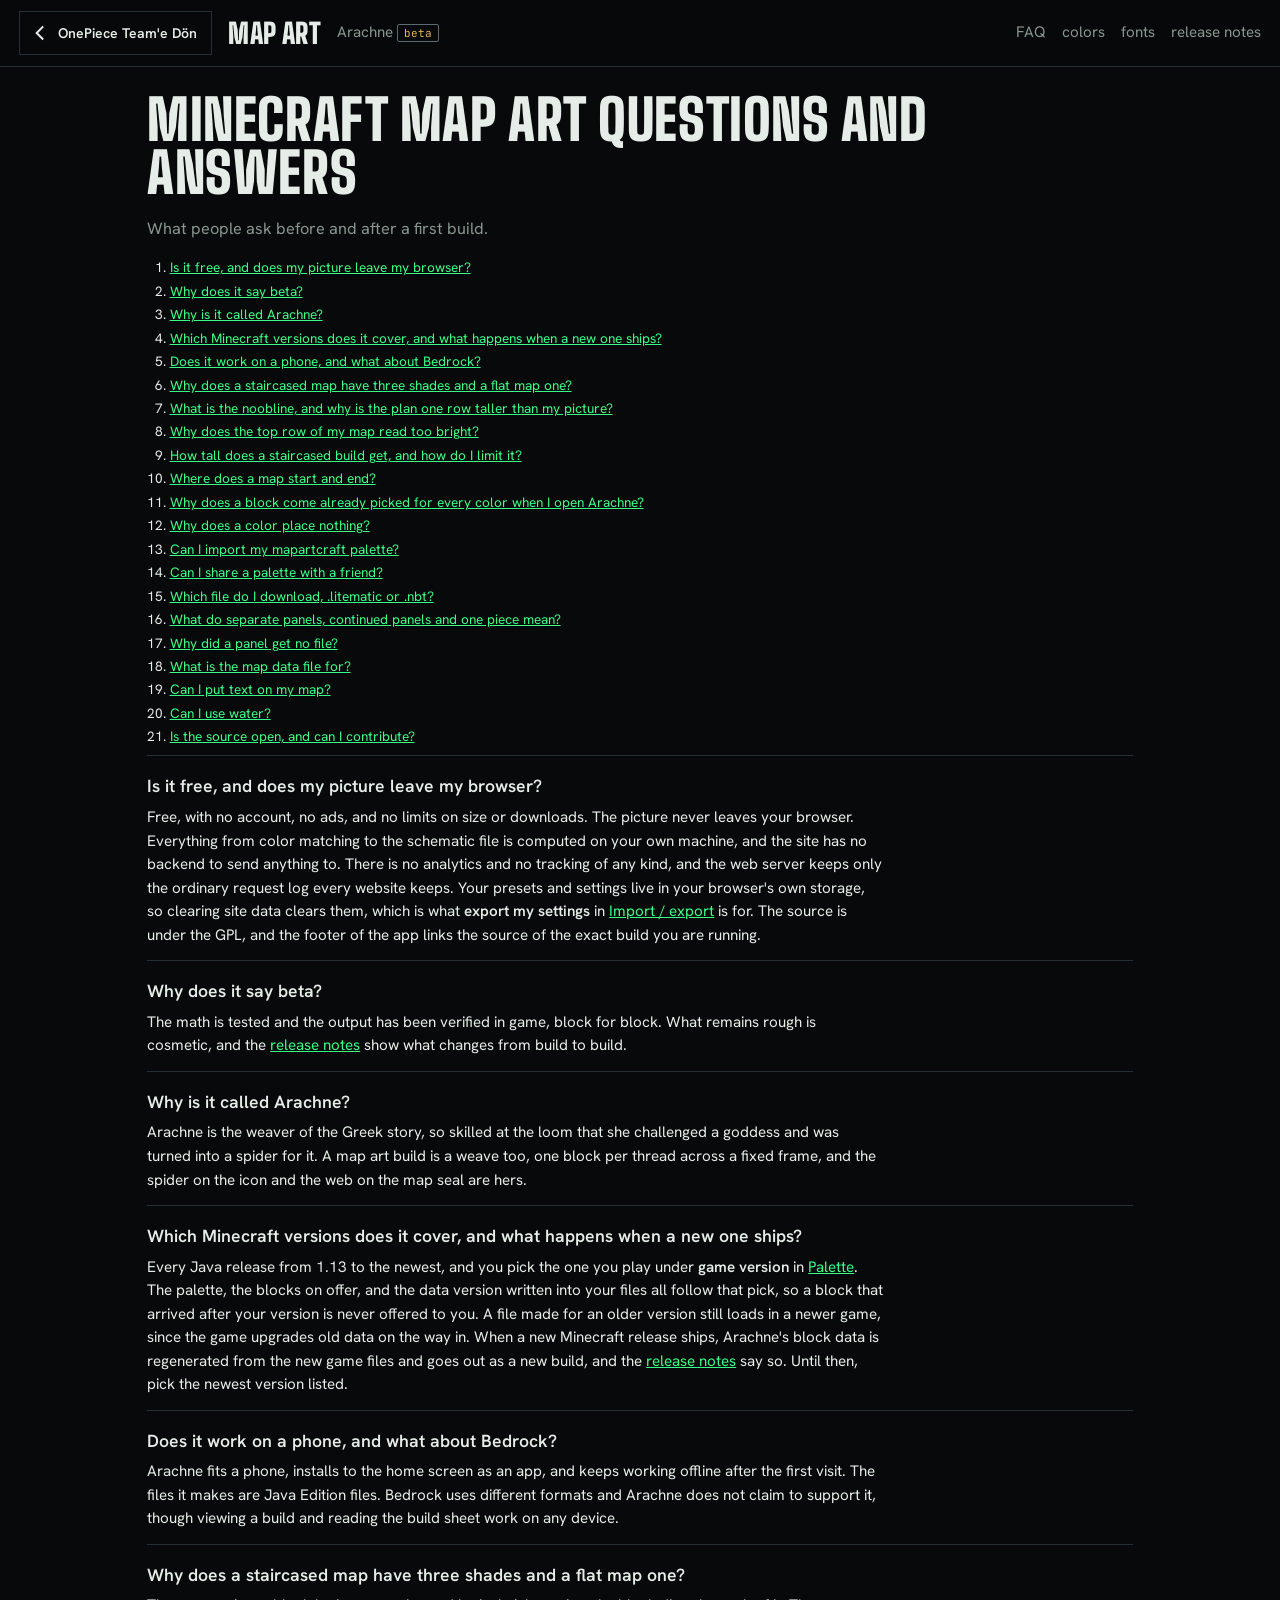
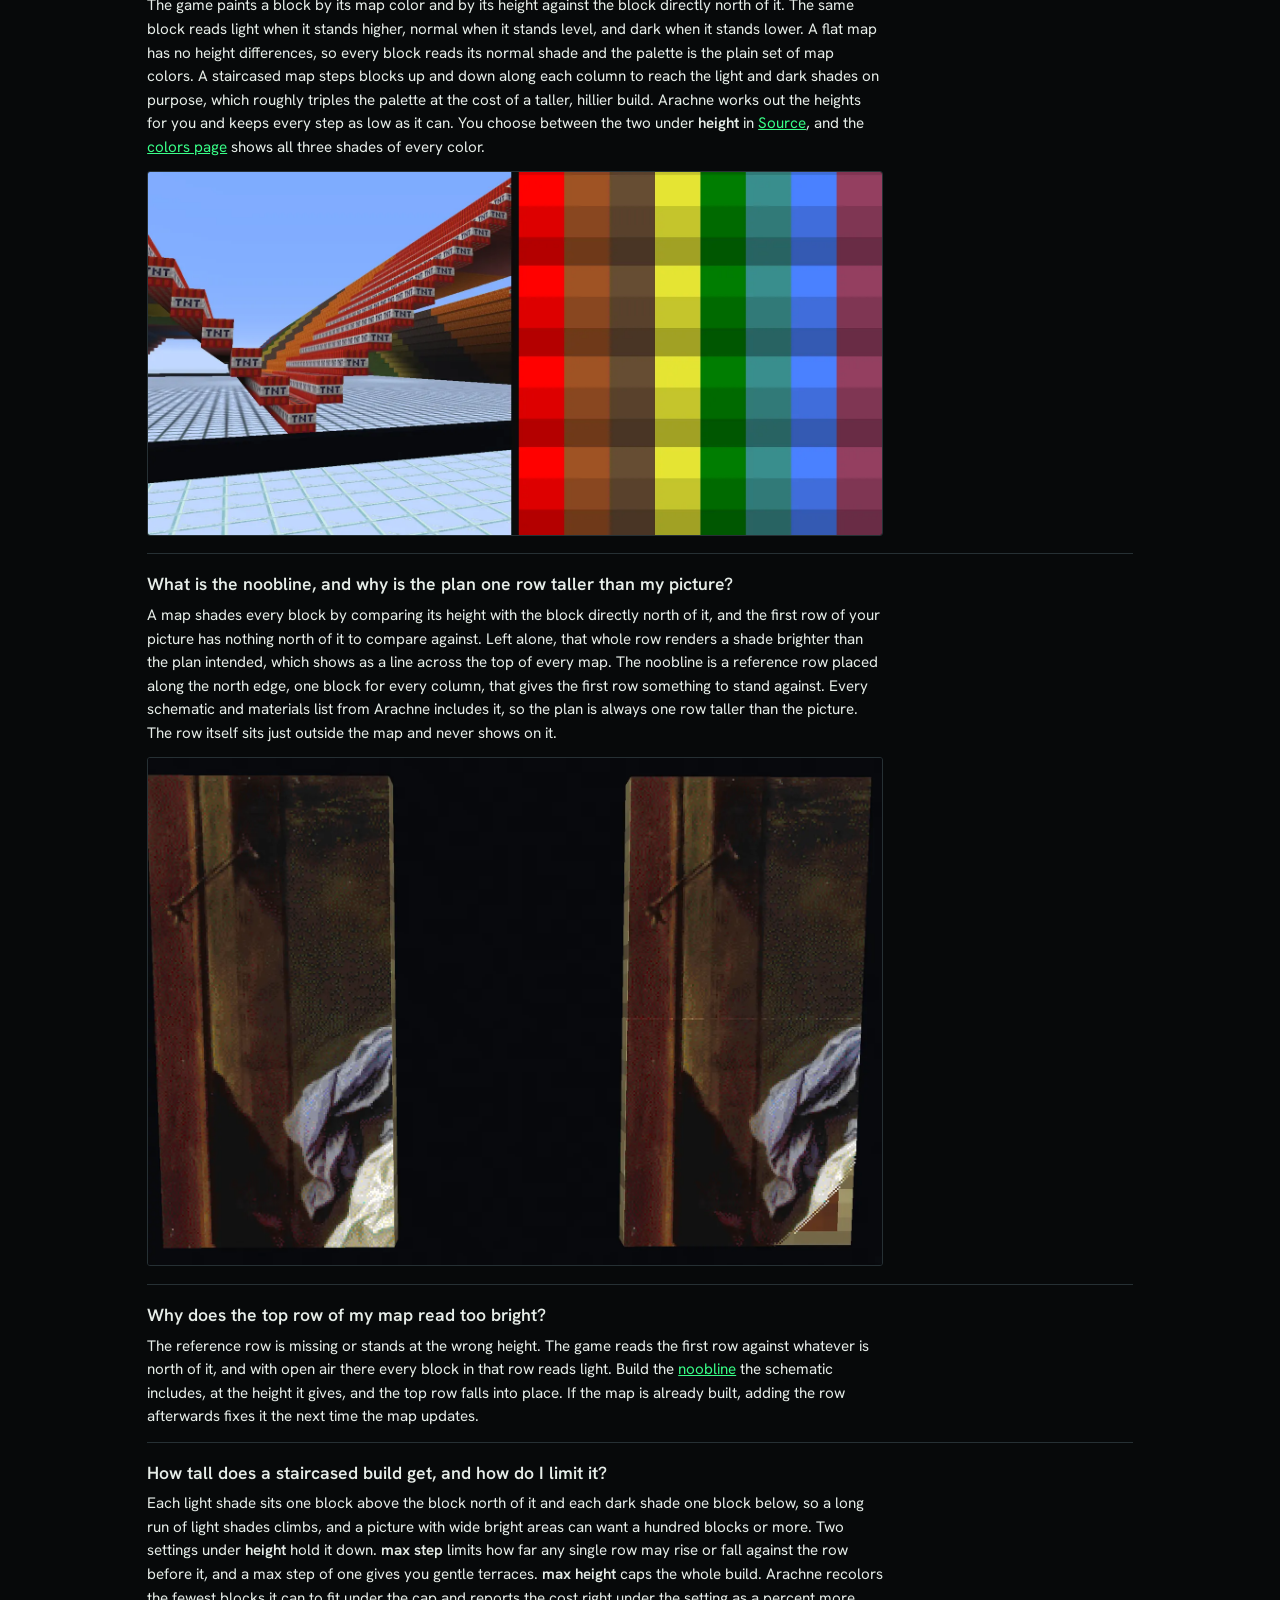
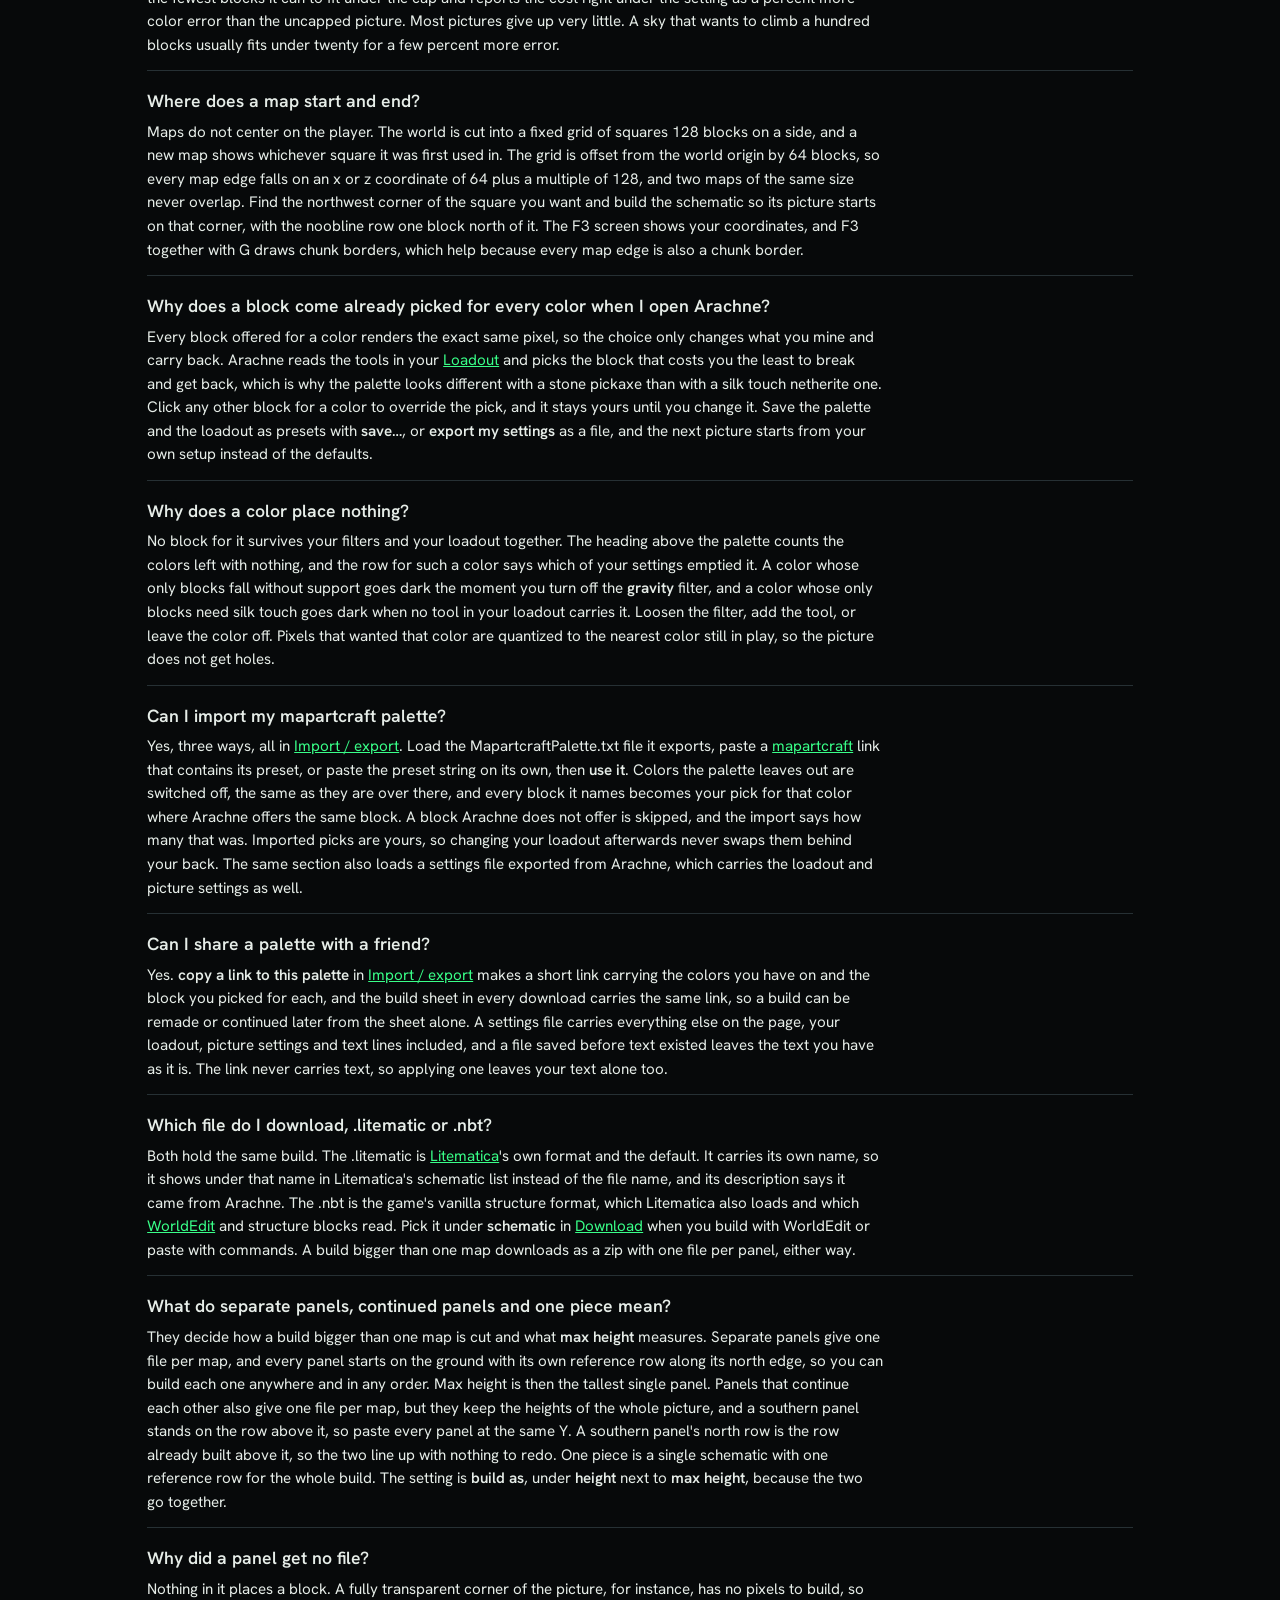
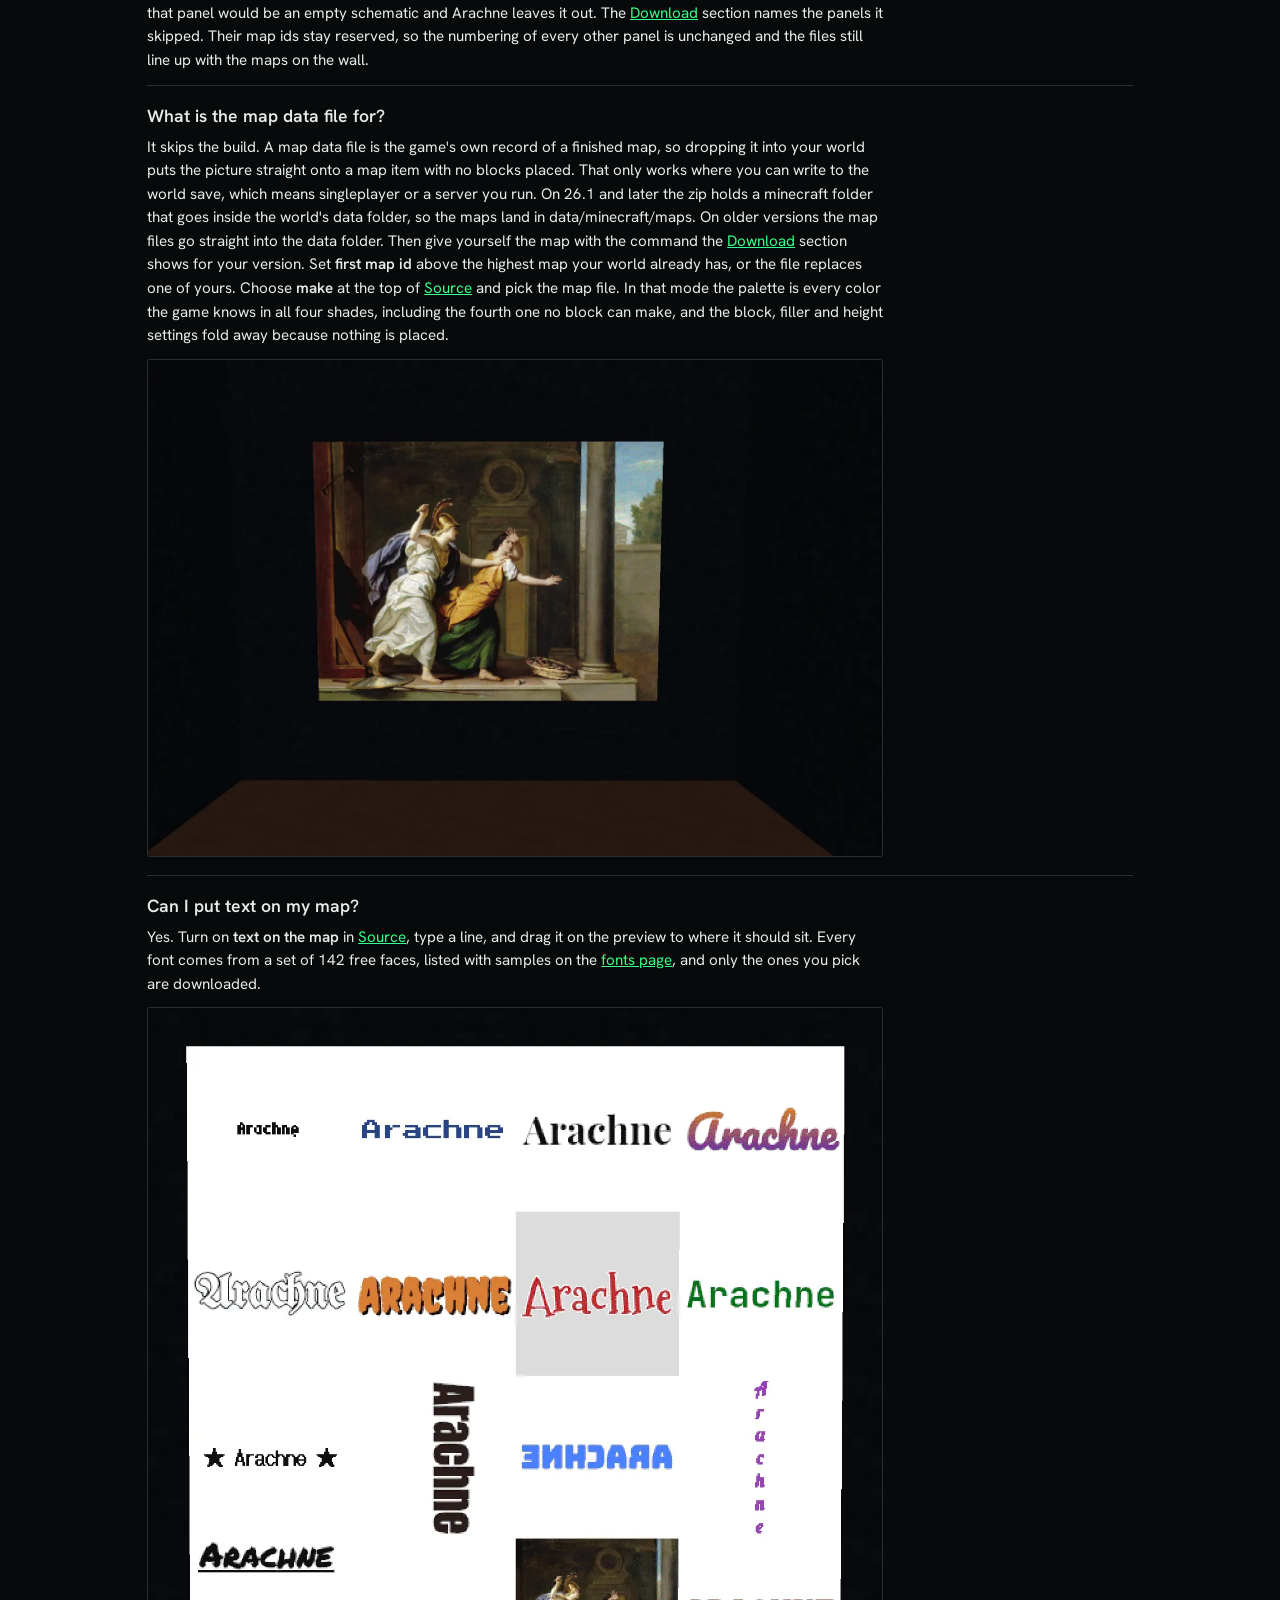
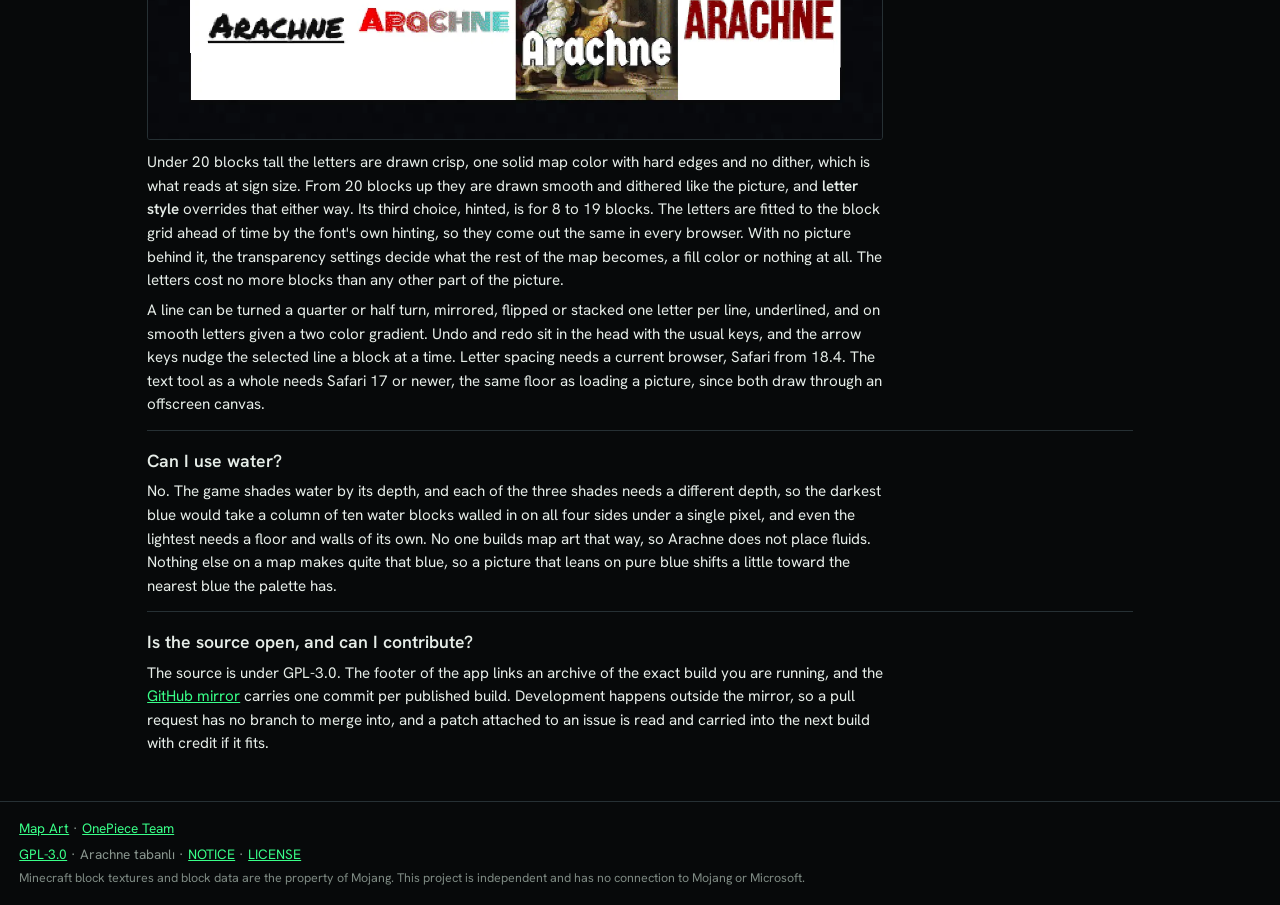
<file: map-art/faq/index.html>
<!doctype html>
<html lang="en">
  <head>
    <meta charset="UTF-8" />
    <meta name="viewport" content="width=device-width, initial-scale=1.0" />
    <title>Minecraft map art questions and answers · Arachne</title>
    <meta name="description" content="Plain answers to the questions people ask about Minecraft map art and about Arachne, from how a map shades its blocks to which file to download." />
    <link rel="canonical" href="https://sovalyecraft.space/map-art/faq/" />
    <meta property="og:type" content="website" />
    <meta property="og:url" content="https://sovalyecraft.space/map-art/faq/" />
    <meta property="og:title" content="Minecraft map art questions and answers · Arachne" />
    <meta property="og:description" content="Plain answers to the questions people ask about Minecraft map art and about Arachne, from how a map shades its blocks to which file to download." />
    <meta property="og:site_name" content="OnePiece Team" />
    <script type="application/ld+json">{"@context":"https://schema.org","@type":"WebPage","name":"Minecraft map art questions and answers","url":"https://sovalyecraft.space/map-art/faq/","isPartOf":{"@type":"WebApplication","name":"Arachne","url":"https://sovalyecraft.space/map-art/"},"breadcrumb":{"@type":"BreadcrumbList","itemListElement":[{"@type":"ListItem","position":1,"name":"Arachne","item":"https://sovalyecraft.space/map-art/"},{"@type":"ListItem","position":2,"name":"Minecraft map art questions and answers","item":"https://sovalyecraft.space/map-art/faq/"}]}}</script>
    <link rel="icon" href="/map-art/favicon.svg" type="image/svg+xml" />
    <link rel="icon" href="/map-art/favicon-32.png" type="image/png" sizes="32x32" />
    <link rel="apple-touch-icon" href="/map-art/apple-touch-icon.png" />
    <meta name="theme-color" content="#16181d" />
    <script type="module" crossorigin src="/map-art/assets/faq-BtLdNwpD.js"></script>
    <link rel="modulepreload" crossorigin href="/map-art/assets/modulepreload-polyfill-P2Xu9kJm.js">
    <link rel="stylesheet" crossorigin href="/map-art/assets/site-DRTbCHAA.css">
  </head>
  <body class="page">
    <header class="site-head">
      <a class="site-back" href="/" aria-label="OnePiece Team'e Dön"><svg viewBox="0 0 24 24" width="20" height="20" aria-hidden="true"><path d="M15 5l-7 7 7 7" fill="none" stroke="currentColor" stroke-width="2.4" stroke-linecap="square"/></svg><span>OnePiece Team'e Dön</span></a>
      <a class="site-name" href="../">Map Art</a>
      <span class="site-tag">Arachne <span class="beta-chip">beta</span></span>
      <nav class="site-nav"><a href="../faq/">FAQ</a><a href="../colors/">colors</a><a href="../fonts/">fonts</a><a href="../changelog/">release notes</a></nav>
    </header>
    <main class="page-main">
<h1>Minecraft map art questions and answers</h1>
<p class="lede">What people ask before and after a first build.</p>
<ol class="qlist"><li><a href="#free">Is it free, and does my picture leave my browser?</a></li><li><a href="#beta">Why does it say beta?</a></li><li><a href="#name">Why is it called Arachne?</a></li><li><a href="#versions">Which Minecraft versions does it cover, and what happens when a new one ships?</a></li><li><a href="#phones">Does it work on a phone, and what about Bedrock?</a></li><li><a href="#shades">Why does a staircased map have three shades and a flat map one?</a></li><li><a href="#noobline">What is the noobline, and why is the plan one row taller than my picture?</a></li><li><a href="#top-row">Why does the top row of my map read too bright?</a></li><li><a href="#height">How tall does a staircased build get, and how do I limit it?</a></li><li><a href="#map-grid">Where does a map start and end?</a></li><li><a href="#picked-blocks">Why does a block come already picked for every color when I open Arachne?</a></li><li><a href="#empty-color">Why does a color place nothing?</a></li><li><a href="#mapartcraft">Can I import my mapartcraft palette?</a></li><li><a href="#share">Can I share a palette with a friend?</a></li><li><a href="#file-format">Which file do I download, .litematic or .nbt?</a></li><li><a href="#build-modes">What do separate panels, continued panels and one piece mean?</a></li><li><a href="#empty-panel">Why did a panel get no file?</a></li><li><a href="#map-data">What is the map data file for?</a></li><li><a href="#text">Can I put text on my map?</a></li><li><a href="#water">Can I use water?</a></li><li><a href="#contribute">Is the source open, and can I contribute?</a></li></ol>
<section class="q" id="free">
<h2><a href="#free">Is it free, and does my picture leave my browser?</a></h2>
<p>Free, with no account, no ads, and no limits on size or downloads. The picture never leaves your browser. Everything from color matching to the schematic file is computed on your own machine, and the site has no backend to send anything to. There is no analytics and no tracking of any kind, and the web server keeps only the ordinary request log every website keeps. Your presets and settings live in your browser's own storage, so clearing site data clears them, which is what <span class="ctl">export my settings</span> in <a href="../#io-panel">Import / export</a> is for. The source is under the GPL, and the footer of the app links the source of the exact build you are running.</p>
</section>
<section class="q" id="beta">
<h2><a href="#beta">Why does it say beta?</a></h2>
<p>The math is tested and the output has been verified in game, block for block. What remains rough is cosmetic, and the <a href="../changelog/">release notes</a> show what changes from build to build.</p>
</section>
<section class="q" id="name">
<h2><a href="#name">Why is it called Arachne?</a></h2>
<p>Arachne is the weaver of the Greek story, so skilled at the loom that she challenged a goddess and was turned into a spider for it. A map art build is a weave too, one block per thread across a fixed frame, and the spider on the icon and the web on the map seal are hers.</p>
</section>
<section class="q" id="versions">
<h2><a href="#versions">Which Minecraft versions does it cover, and what happens when a new one ships?</a></h2>
<p>Every Java release from 1.13 to the newest, and you pick the one you play under <span class="ctl">game version</span> in <a href="../#solver-panel">Palette</a>. The palette, the blocks on offer, and the data version written into your files all follow that pick, so a block that arrived after your version is never offered to you. A file made for an older version still loads in a newer game, since the game upgrades old data on the way in. When a new Minecraft release ships, Arachne's block data is regenerated from the new game files and goes out as a new build, and the <a href="../changelog/">release notes</a> say so. Until then, pick the newest version listed.</p>
</section>
<section class="q" id="phones">
<h2><a href="#phones">Does it work on a phone, and what about Bedrock?</a></h2>
<p>Arachne fits a phone, installs to the home screen as an app, and keeps working offline after the first visit. The files it makes are Java Edition files. Bedrock uses different formats and Arachne does not claim to support it, though viewing a build and reading the build sheet work on any device.</p>
</section>
<section class="q" id="shades">
<h2><a href="#shades">Why does a staircased map have three shades and a flat map one?</a></h2>
<p>The game paints a block by its map color and by its height against the block directly north of it. The same block reads light when it stands higher, normal when it stands level, and dark when it stands lower. A flat map has no height differences, so every block reads its normal shade and the palette is the plain set of map colors. A staircased map steps blocks up and down along each column to reach the light and dark shades on purpose, which roughly triples the palette at the cost of a taller, hillier build. Arachne works out the heights for you and keeps every step as low as it can. You choose between the two under <span class="ctl">height</span> in <a href="../#source-panel">Source</a>, and the <a href="../colors/">colors page</a> shows all three shades of every color.</p>
<figure><img src="../shots/shades.webp" alt="Eight columns of blocks stepping up and down, beside the map they make, where every column reads light, normal and dark" width="1552" height="768" loading="lazy" decoding="async" /></figure>
</section>
<section class="q" id="noobline">
<h2><a href="#noobline">What is the noobline, and why is the plan one row taller than my picture?</a></h2>
<p>A map shades every block by comparing its height with the block directly north of it, and the first row of your picture has nothing north of it to compare against. Left alone, that whole row renders a shade brighter than the plan intended, which shows as a line across the top of every map. The noobline is a reference row placed along the north edge, one block for every column, that gives the first row something to stand against. Every schematic and materials list from Arachne includes it, so the plan is always one row taller than the picture. The row itself sits just outside the map and never shows on it.</p>
<figure><img src="../shots/noobline.webp" alt="Two framed maps of the same pair of stacked panels, and on the right the lower panel has no reference row so a bright line runs across the join" width="1600" height="1107" loading="lazy" decoding="async" /></figure>
</section>
<section class="q" id="top-row">
<h2><a href="#top-row">Why does the top row of my map read too bright?</a></h2>
<p>The reference row is missing or stands at the wrong height. The game reads the first row against whatever is north of it, and with open air there every block in that row reads light. Build the <a href="#noobline">noobline</a> the schematic includes, at the height it gives, and the top row falls into place. If the map is already built, adding the row afterwards fixes it the next time the map updates.</p>
</section>
<section class="q" id="height">
<h2><a href="#height">How tall does a staircased build get, and how do I limit it?</a></h2>
<p>Each light shade sits one block above the block north of it and each dark shade one block below, so a long run of light shades climbs, and a picture with wide bright areas can want a hundred blocks or more. Two settings under <span class="ctl">height</span> hold it down. <span class="ctl">max step</span> limits how far any single row may rise or fall against the row before it, and a max step of one gives you gentle terraces. <span class="ctl">max height</span> caps the whole build. Arachne recolors the fewest blocks it can to fit under the cap and reports the cost right under the setting as a percent more color error than the uncapped picture. Most pictures give up very little. A sky that wants to climb a hundred blocks usually fits under twenty for a few percent more error.</p>
</section>
<section class="q" id="map-grid">
<h2><a href="#map-grid">Where does a map start and end?</a></h2>
<p>Maps do not center on the player. The world is cut into a fixed grid of squares 128 blocks on a side, and a new map shows whichever square it was first used in. The grid is offset from the world origin by 64 blocks, so every map edge falls on an x or z coordinate of 64 plus a multiple of 128, and two maps of the same size never overlap. Find the northwest corner of the square you want and build the schematic so its picture starts on that corner, with the noobline row one block north of it. The F3 screen shows your coordinates, and F3 together with G draws chunk borders, which help because every map edge is also a chunk border.</p>
</section>
<section class="q" id="picked-blocks">
<h2><a href="#picked-blocks">Why does a block come already picked for every color when I open Arachne?</a></h2>
<p>Every block offered for a color renders the exact same pixel, so the choice only changes what you mine and carry back. Arachne reads the tools in your <a href="../#loadout-panel">Loadout</a> and picks the block that costs you the least to break and get back, which is why the palette looks different with a stone pickaxe than with a silk touch netherite one. Click any other block for a color to override the pick, and it stays yours until you change it. Save the palette and the loadout as presets with <span class="ctl">save…</span>, or <span class="ctl">export my settings</span> as a file, and the next picture starts from your own setup instead of the defaults.</p>
</section>
<section class="q" id="empty-color">
<h2><a href="#empty-color">Why does a color place nothing?</a></h2>
<p>No block for it survives your filters and your loadout together. The heading above the palette counts the colors left with nothing, and the row for such a color says which of your settings emptied it. A color whose only blocks fall without support goes dark the moment you turn off the <span class="ctl">gravity</span> filter, and a color whose only blocks need silk touch goes dark when no tool in your loadout carries it. Loosen the filter, add the tool, or leave the color off. Pixels that wanted that color are quantized to the nearest color still in play, so the picture does not get holes.</p>
</section>
<section class="q" id="mapartcraft">
<h2><a href="#mapartcraft">Can I import my mapartcraft palette?</a></h2>
<p>Yes, three ways, all in <a href="../#io-panel">Import / export</a>. Load the MapartcraftPalette.txt file it exports, paste a <a href="https://rebane2001.com/mapartcraft/" target="_blank" rel="noopener noreferrer">mapartcraft</a> link that contains its preset, or paste the preset string on its own, then <span class="ctl">use it</span>. Colors the palette leaves out are switched off, the same as they are over there, and every block it names becomes your pick for that color where Arachne offers the same block. A block Arachne does not offer is skipped, and the import says how many that was. Imported picks are yours, so changing your loadout afterwards never swaps them behind your back. The same section also loads a settings file exported from Arachne, which carries the loadout and picture settings as well.</p>
</section>
<section class="q" id="share">
<h2><a href="#share">Can I share a palette with a friend?</a></h2>
<p>Yes. <span class="ctl">copy a link to this palette</span> in <a href="../#io-panel">Import / export</a> makes a short link carrying the colors you have on and the block you picked for each, and the build sheet in every download carries the same link, so a build can be remade or continued later from the sheet alone. A settings file carries everything else on the page, your loadout, picture settings and text lines included, and a file saved before text existed leaves the text you have as it is. The link never carries text, so applying one leaves your text alone too.</p>
</section>
<section class="q" id="file-format">
<h2><a href="#file-format">Which file do I download, .litematic or .nbt?</a></h2>
<p>Both hold the same build. The .litematic is <a href="https://modrinth.com/mod/litematica" target="_blank" rel="noopener noreferrer">Litematica</a>'s own format and the default. It carries its own name, so it shows under that name in Litematica's schematic list instead of the file name, and its description says it came from Arachne. The .nbt is the game's vanilla structure format, which Litematica also loads and which <a href="https://enginehub.org/worldedit" target="_blank" rel="noopener noreferrer">WorldEdit</a> and structure blocks read. Pick it under <span class="ctl">schematic</span> in <a href="../#export-panel">Download</a> when you build with WorldEdit or paste with commands. A build bigger than one map downloads as a zip with one file per panel, either way.</p>
</section>
<section class="q" id="build-modes">
<h2><a href="#build-modes">What do separate panels, continued panels and one piece mean?</a></h2>
<p>They decide how a build bigger than one map is cut and what <span class="ctl">max height</span> measures. Separate panels give one file per map, and every panel starts on the ground with its own reference row along its north edge, so you can build each one anywhere and in any order. Max height is then the tallest single panel. Panels that continue each other also give one file per map, but they keep the heights of the whole picture, and a southern panel stands on the row above it, so paste every panel at the same Y. A southern panel's north row is the row already built above it, so the two line up with nothing to redo. One piece is a single schematic with one reference row for the whole build. The setting is <span class="ctl">build as</span>, under <span class="ctl">height</span> next to <span class="ctl">max height</span>, because the two go together.</p>
</section>
<section class="q" id="empty-panel">
<h2><a href="#empty-panel">Why did a panel get no file?</a></h2>
<p>Nothing in it places a block. A fully transparent corner of the picture, for instance, has no pixels to build, so that panel would be an empty schematic and Arachne leaves it out. The <a href="../#export-panel">Download</a> section names the panels it skipped. Their map ids stay reserved, so the numbering of every other panel is unchanged and the files still line up with the maps on the wall.</p>
</section>
<section class="q" id="map-data">
<h2><a href="#map-data">What is the map data file for?</a></h2>
<p>It skips the build. A map data file is the game's own record of a finished map, so dropping it into your world puts the picture straight onto a map item with no blocks placed. That only works where you can write to the world save, which means singleplayer or a server you run. On 26.1 and later the zip holds a minecraft folder that goes inside the world's data folder, so the maps land in data/minecraft/maps. On older versions the map files go straight into the data folder. Then give yourself the map with the command the <a href="../#export-panel">Download</a> section shows for your version. Set <span class="ctl">first map id</span> above the highest map your world already has, or the file replaces one of yours. Choose <span class="ctl">make</span> at the top of <a href="../#source-panel">Source</a> and pick the map file. In that mode the palette is every color the game knows in all four shades, including the fourth one no block can make, and the block, filler and height settings fold away because nothing is placed.</p>
<figure><img src="../shots/map-wall.webp" alt="Twelve maps in item frames on a wall, together showing one painting" width="1600" height="1082" loading="lazy" decoding="async" /></figure>
</section>
<section class="q" id="text">
<h2><a href="#text">Can I put text on my map?</a></h2>
<p>Yes. Turn on <span class="ctl">text on the map</span> in <a href="../#source-panel">Source</a>, type a line, and drag it on the preview to where it should sit. Every font comes from a set of 142 free faces, listed with samples on the <a href="../fonts/">fonts page</a>, and only the ones you pick are downloaded.</p>
<figure><img src="../shots/text-wall.webp" alt="Sixteen maps on a wall, each showing the word Arachne in a different font and style" width="1150" height="1145" loading="lazy" decoding="async" /></figure>
<p>Under 20 blocks tall the letters are drawn crisp, one solid map color with hard edges and no dither, which is what reads at sign size. From 20 blocks up they are drawn smooth and dithered like the picture, and <span class="ctl">letter style</span> overrides that either way. Its third choice, hinted, is for 8 to 19 blocks. The letters are fitted to the block grid ahead of time by the font's own hinting, so they come out the same in every browser. With no picture behind it, the transparency settings decide what the rest of the map becomes, a fill color or nothing at all. The letters cost no more blocks than any other part of the picture.</p>
<p>A line can be turned a quarter or half turn, mirrored, flipped or stacked one letter per line, underlined, and on smooth letters given a two color gradient. Undo and redo sit in the head with the usual keys, and the arrow keys nudge the selected line a block at a time. Letter spacing needs a current browser, Safari from 18.4. The text tool as a whole needs Safari 17 or newer, the same floor as loading a picture, since both draw through an offscreen canvas.</p>
</section>
<section class="q" id="water">
<h2><a href="#water">Can I use water?</a></h2>
<p>No. The game shades water by its depth, and each of the three shades needs a different depth, so the darkest blue would take a column of ten water blocks walled in on all four sides under a single pixel, and even the lightest needs a floor and walls of its own. No one builds map art that way, so Arachne does not place fluids. Nothing else on a map makes quite that blue, so a picture that leans on pure blue shifts a little toward the nearest blue the palette has.</p>
</section>
<section class="q" id="contribute">
<h2><a href="#contribute">Is the source open, and can I contribute?</a></h2>
<p>The source is under GPL-3.0. The footer of the app links an archive of the exact build you are running, and the <a href="https://github.com/b8b7lives/arachne" target="_blank" rel="noopener noreferrer">GitHub mirror</a> carries one commit per published build. Development happens outside the mirror, so a pull request has no branch to merge into, and a patch attached to an issue is read and carried into the next build with credit if it fits.</p>
</section>
    </main>
    <footer class="site-foot">
      <p><a href="../">Map Art</a> · <a href="/">OnePiece Team</a></p>
      <p><a href="https://www.gnu.org/licenses/gpl-3.0.html" target="_blank" rel="noopener noreferrer">GPL-3.0</a> · Arachne tabanlı · <a href="../NOTICE.txt">NOTICE</a> · <a href="../LICENSE-GPL-3.0.txt">LICENSE</a></p>
      <p class="legal">Minecraft block textures and block data are the property of Mojang. This project is independent and has no connection to Mojang or Microsoft.</p>
    </footer>
  </body>
</html>
</file>
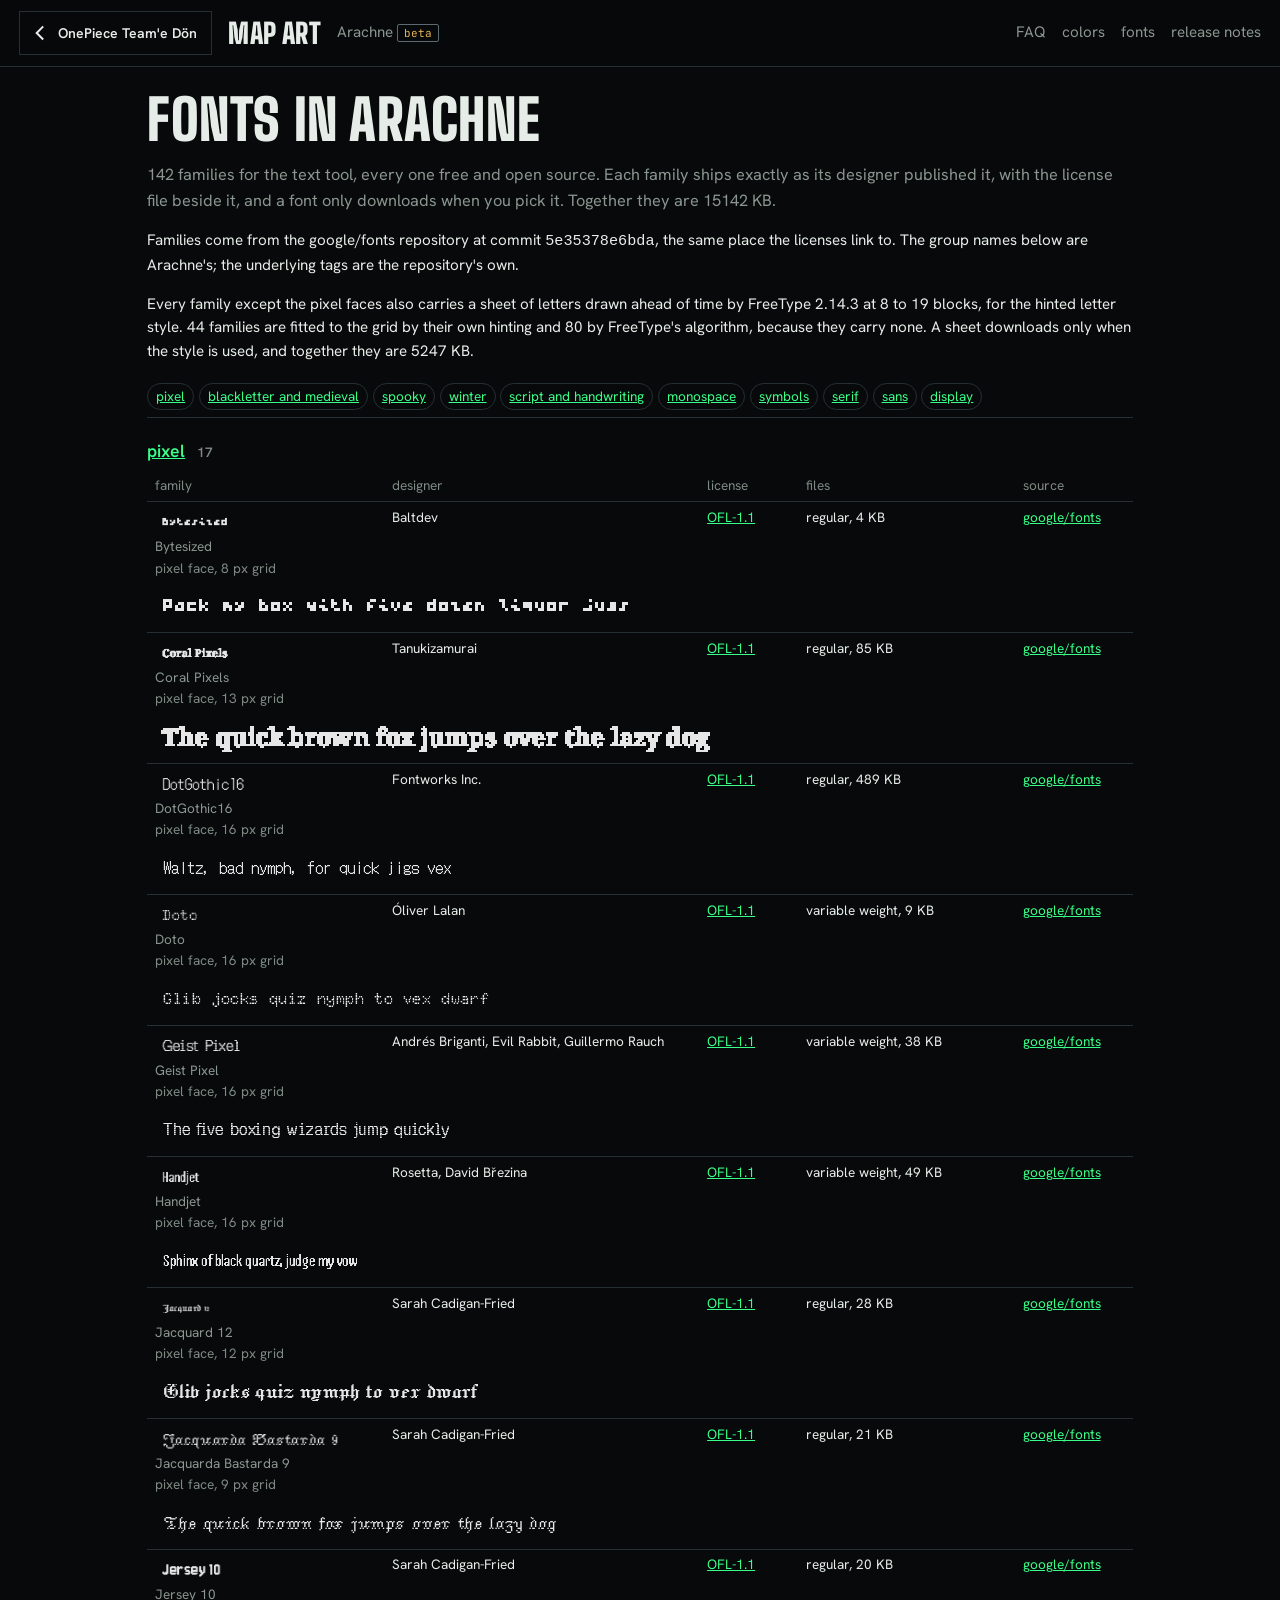
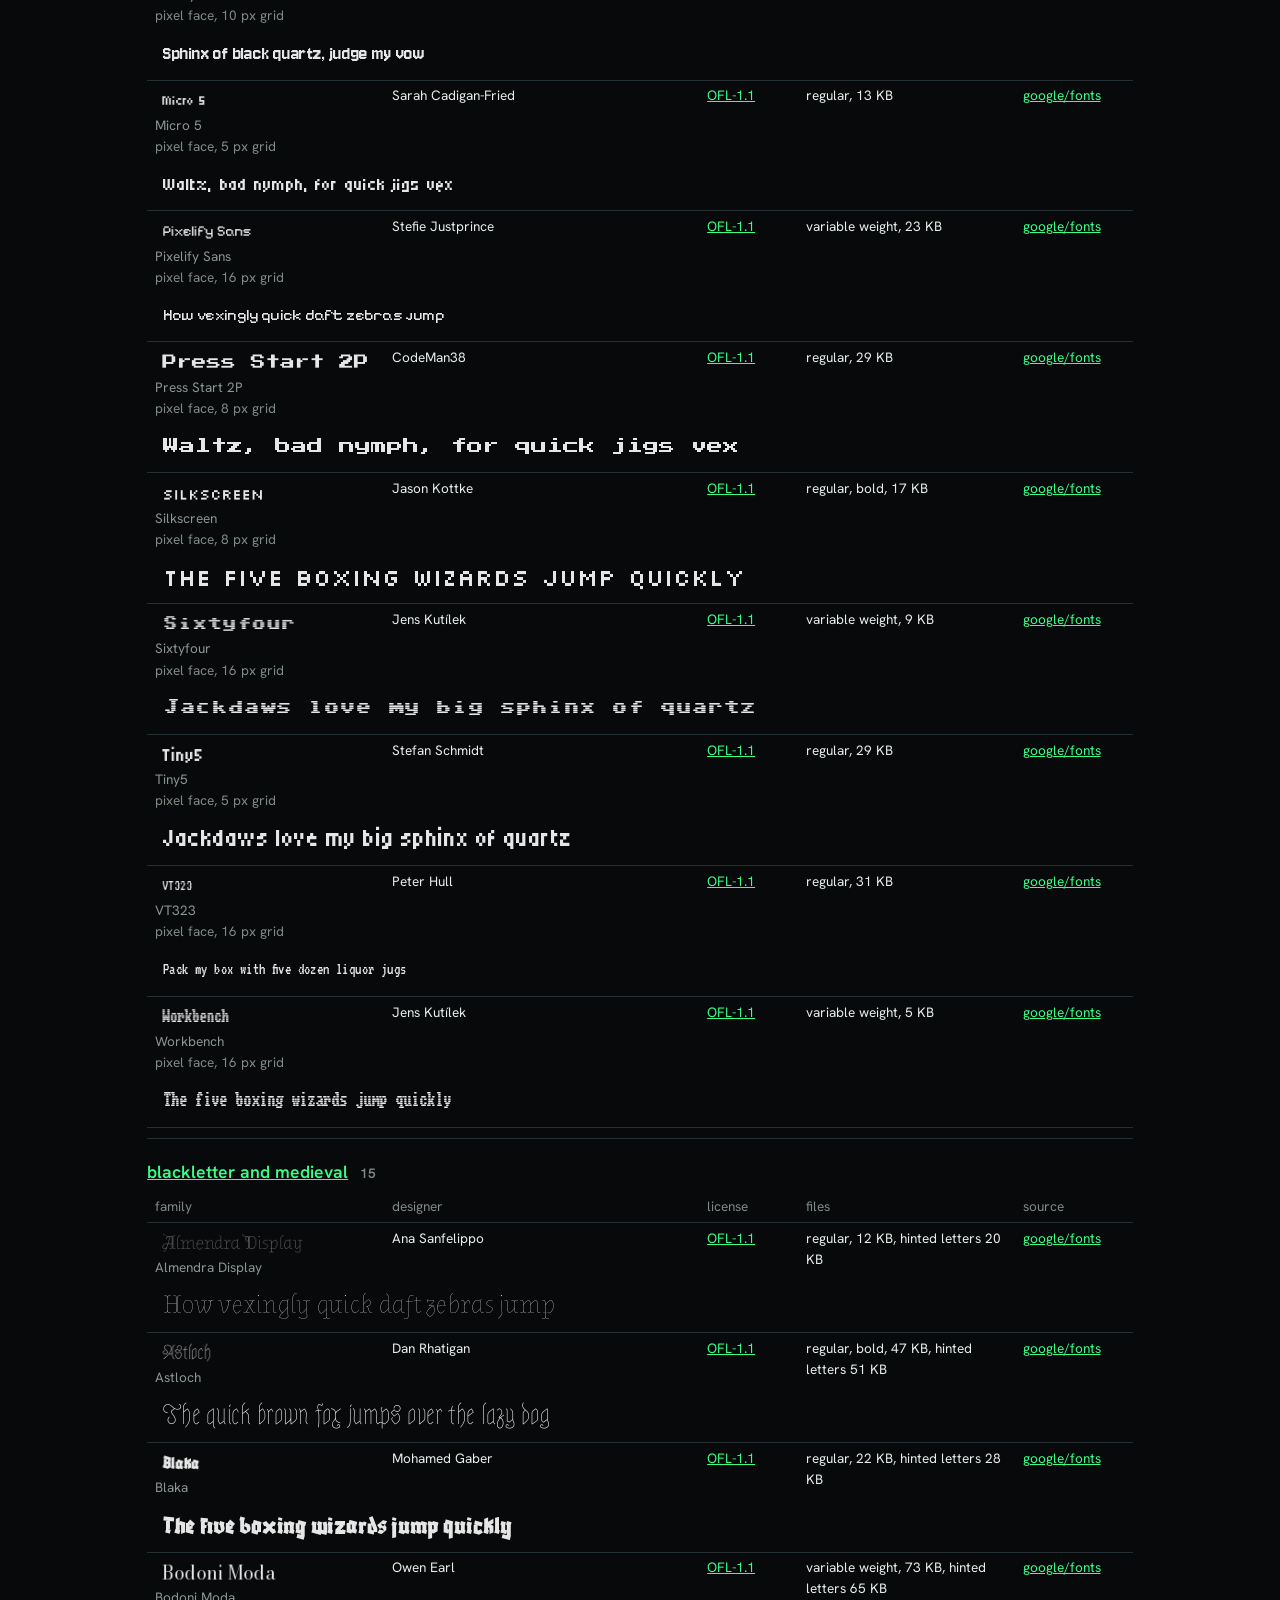
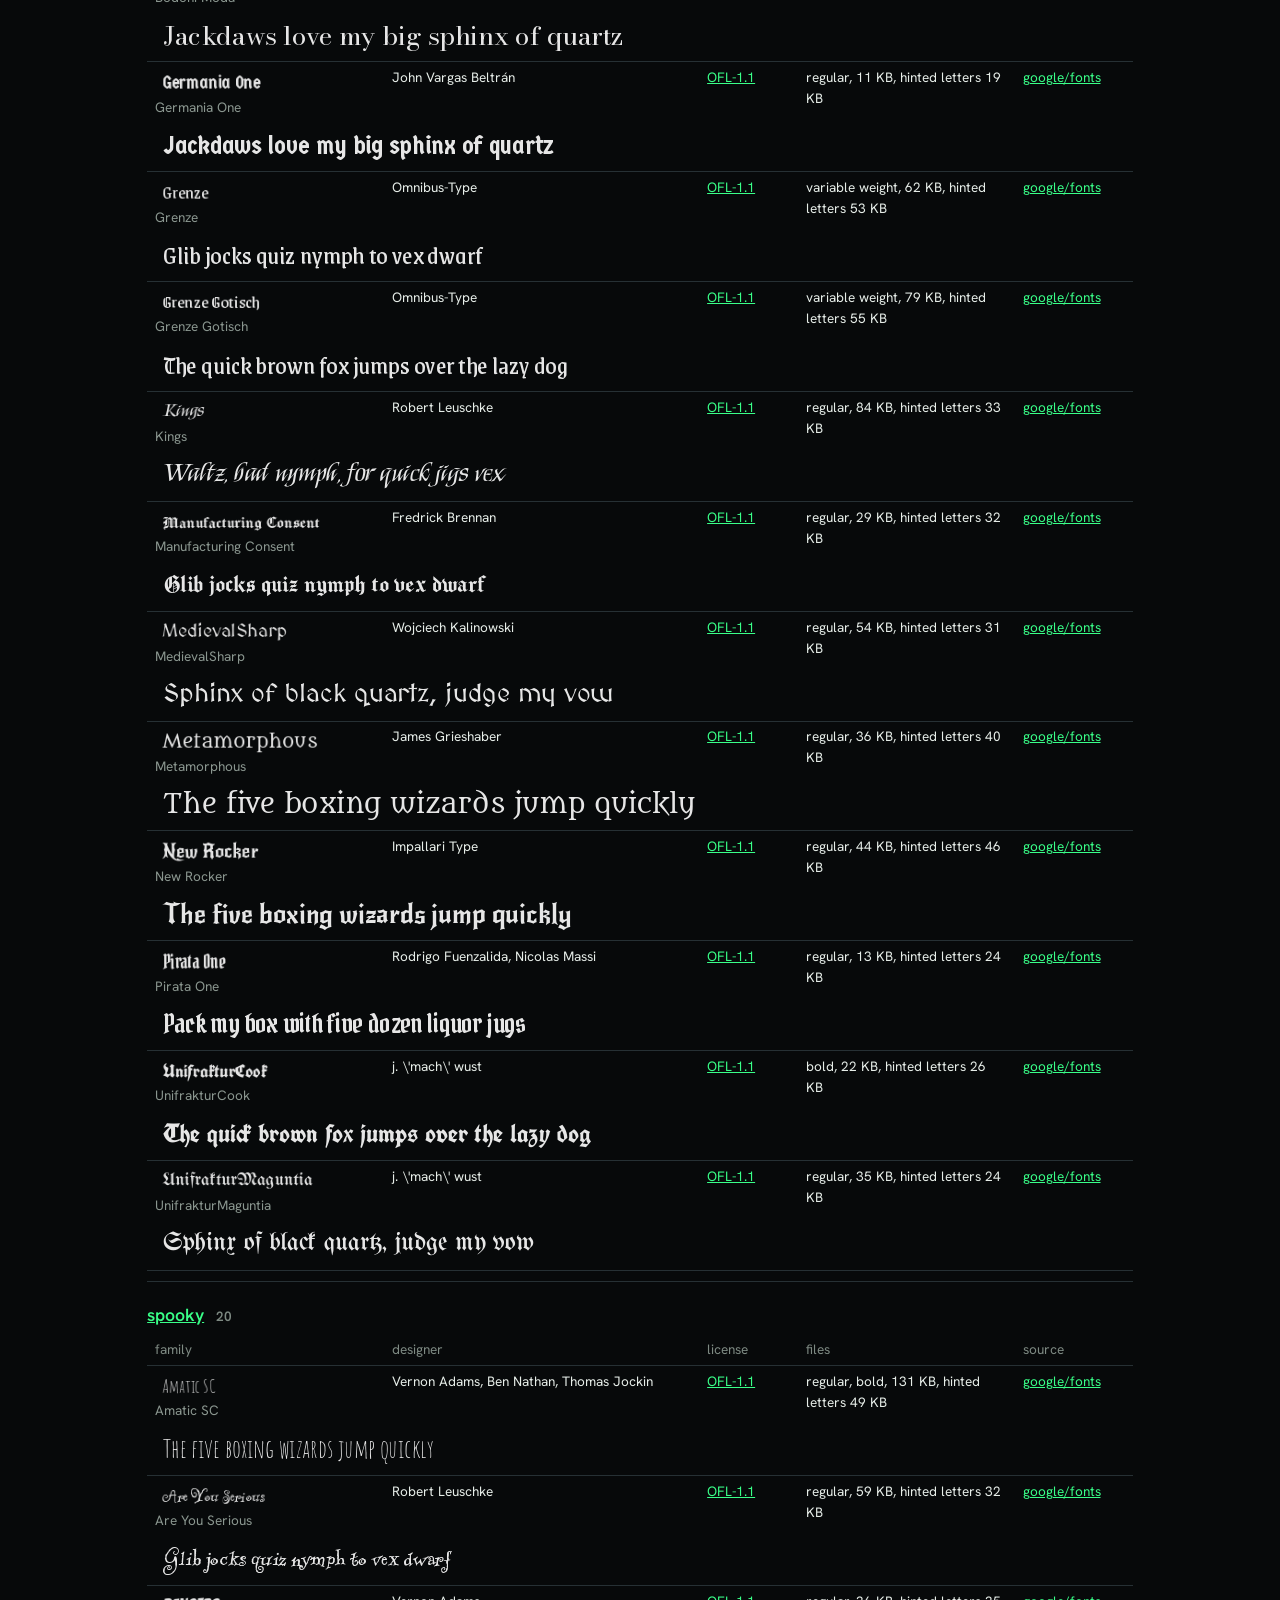
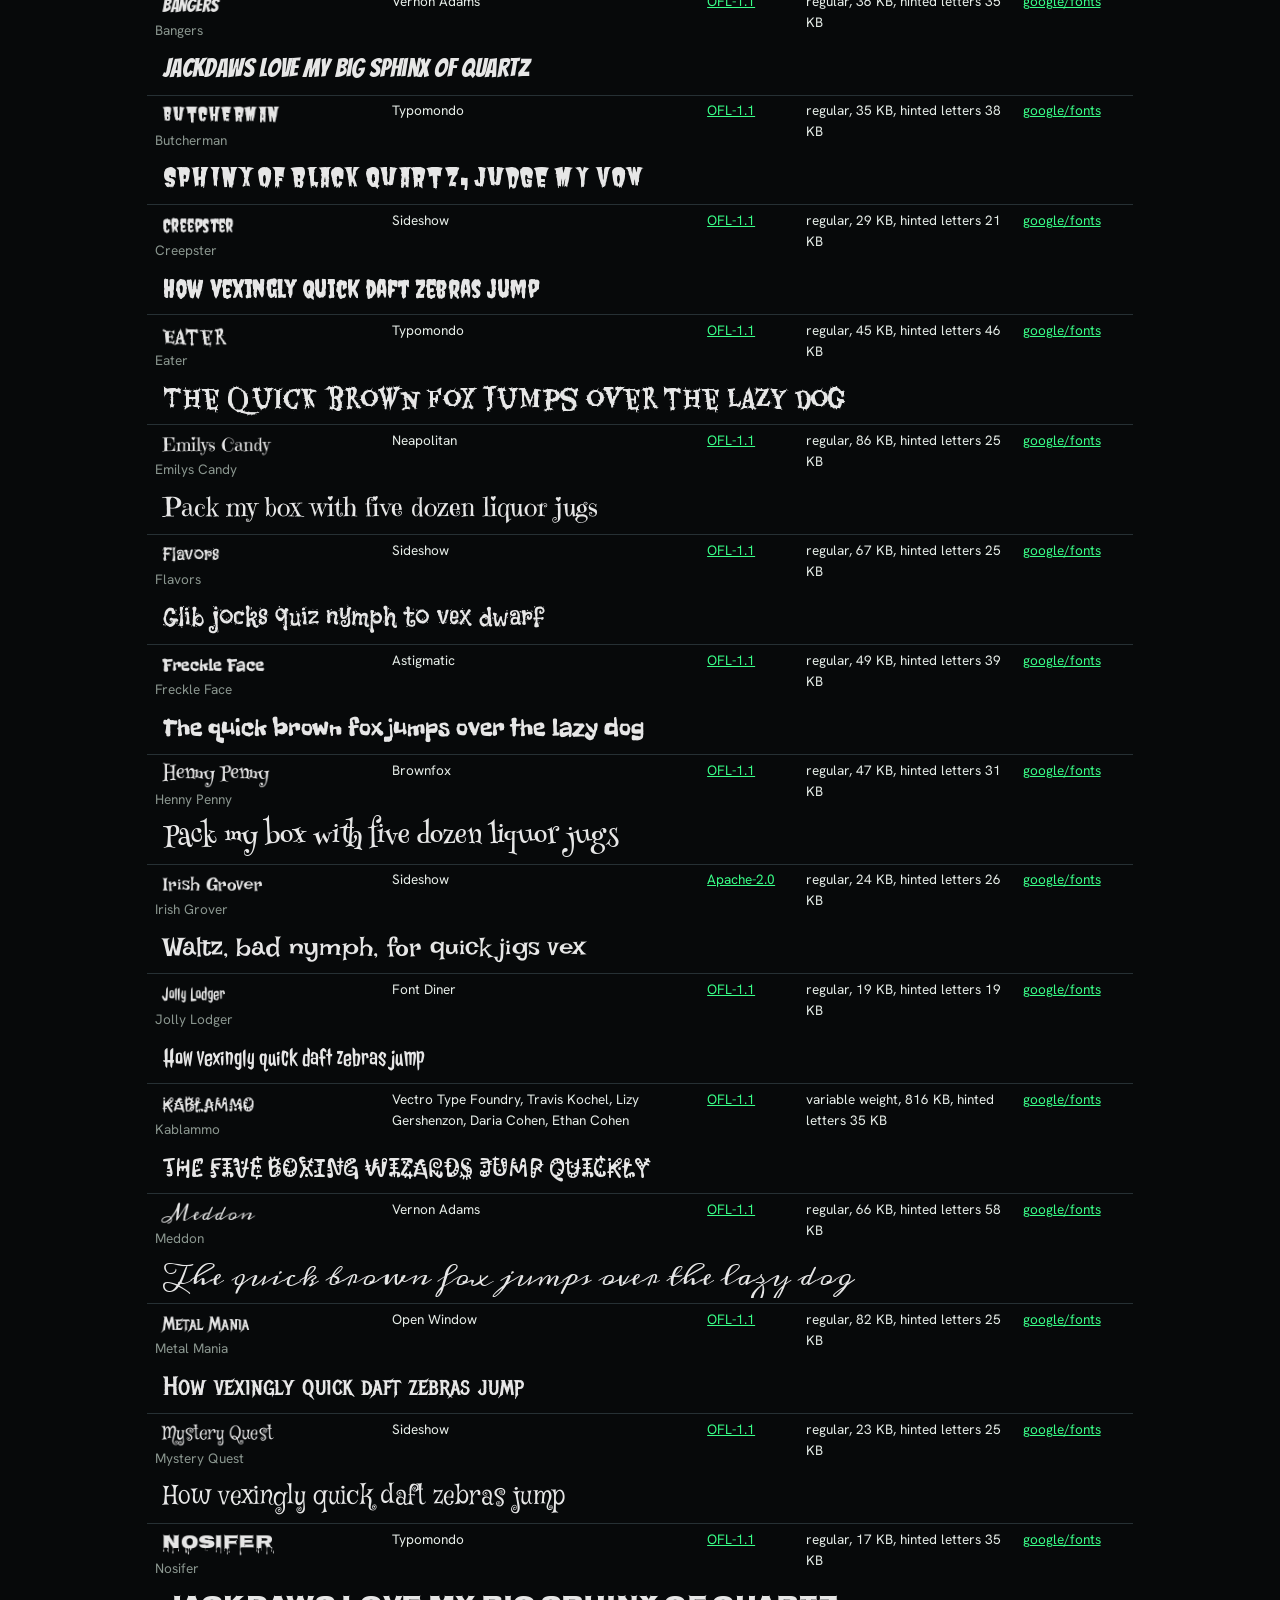
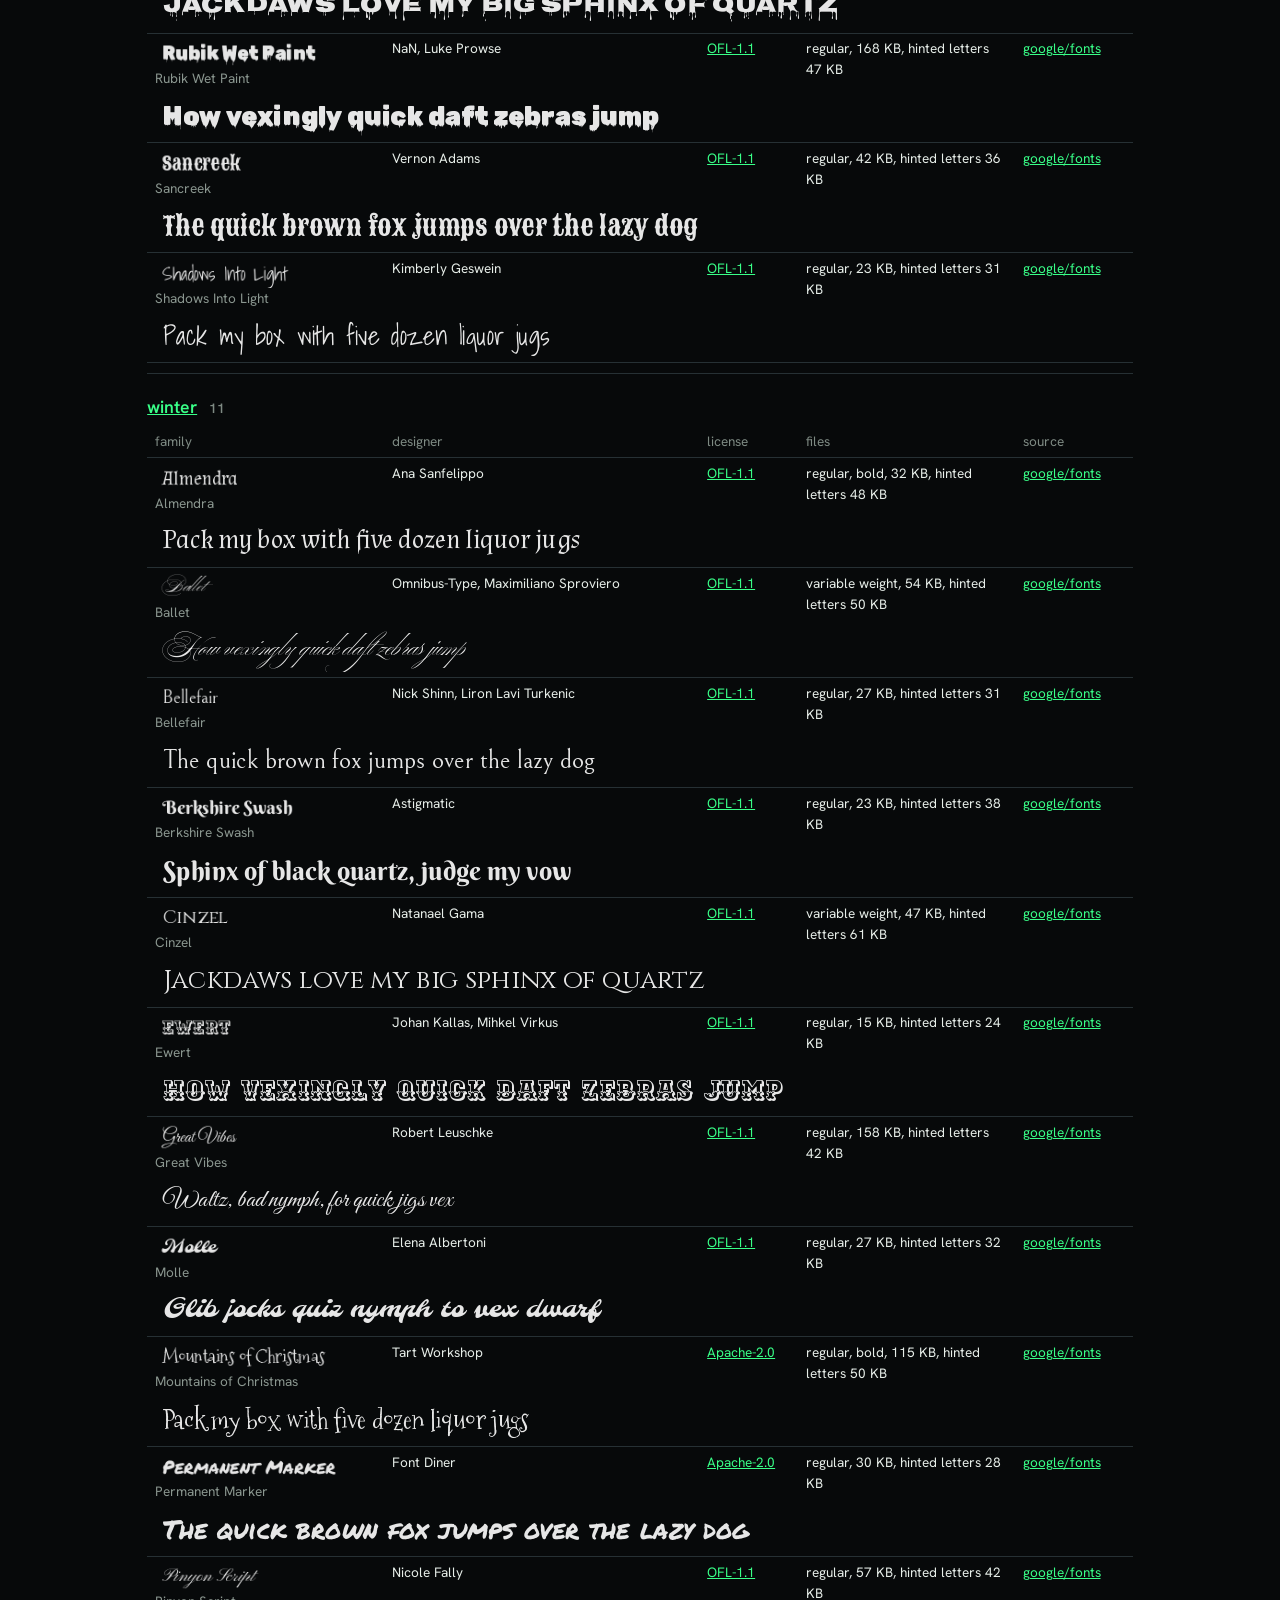
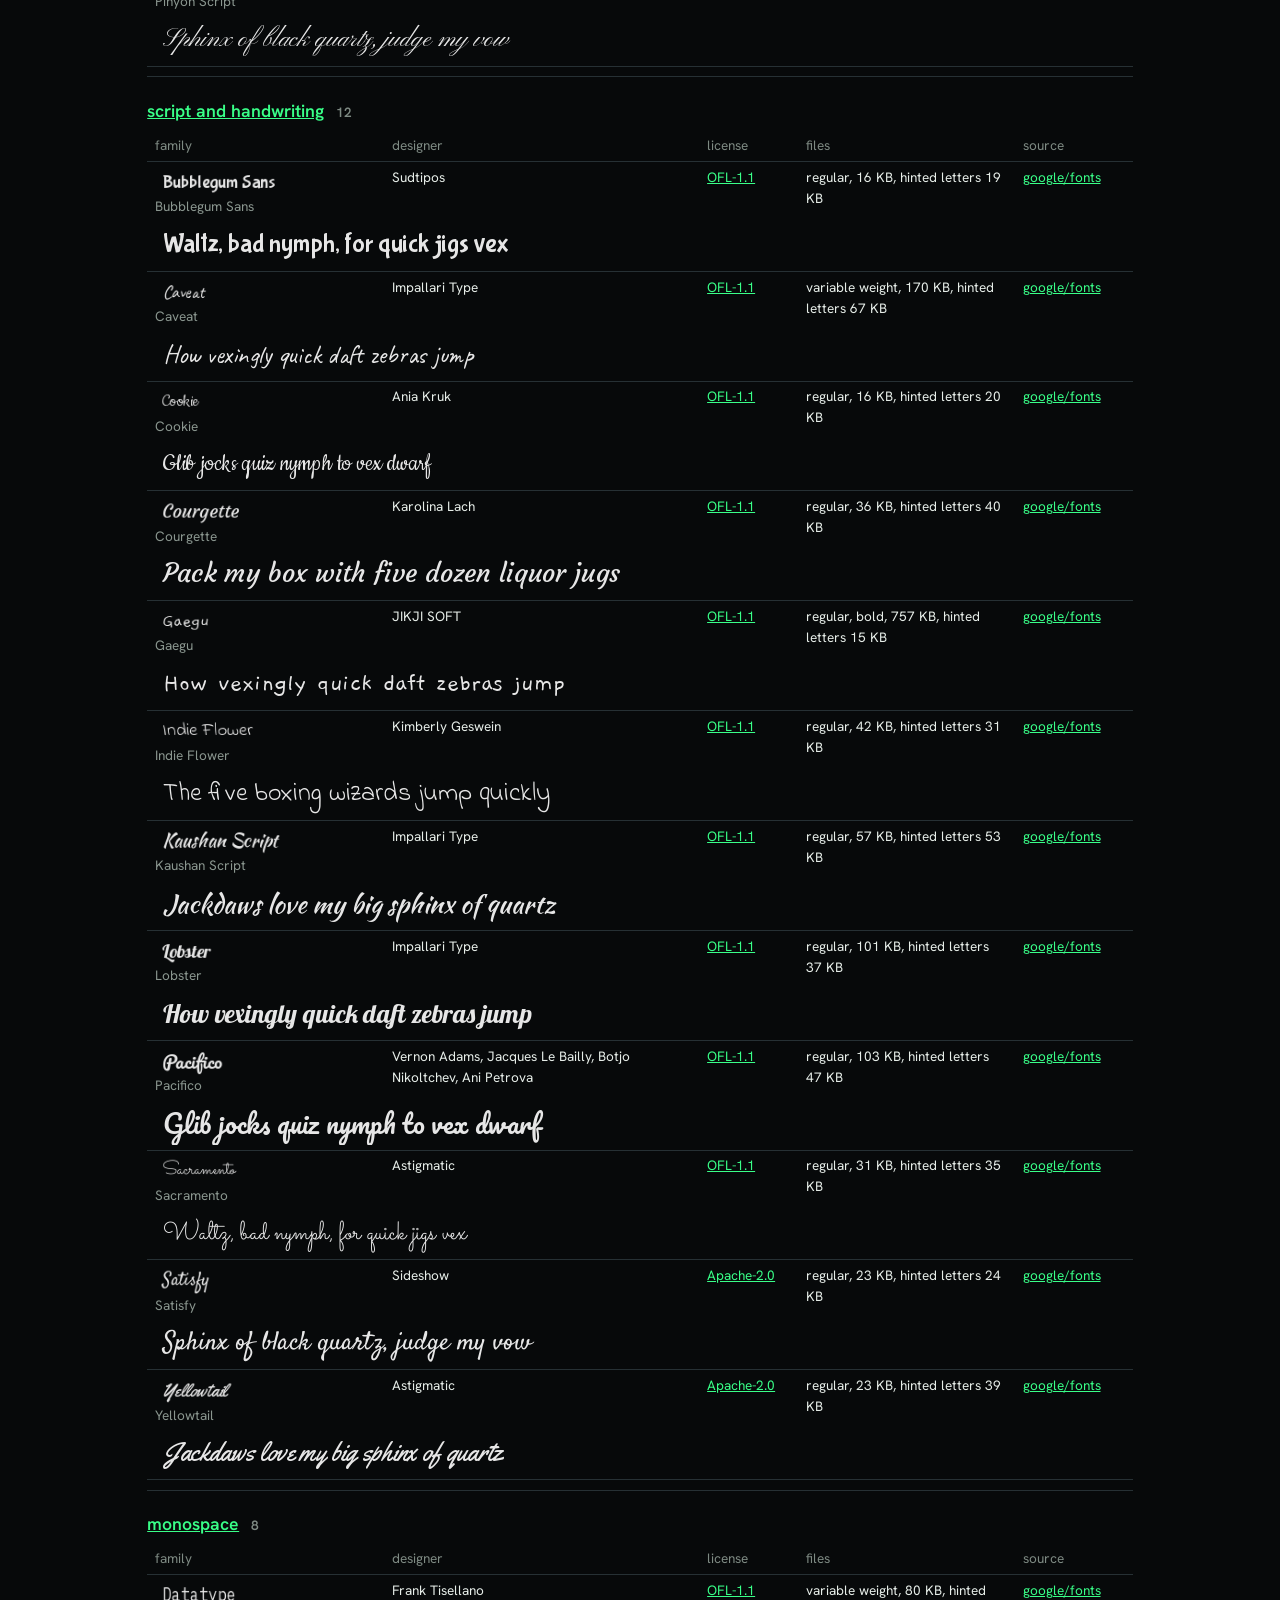
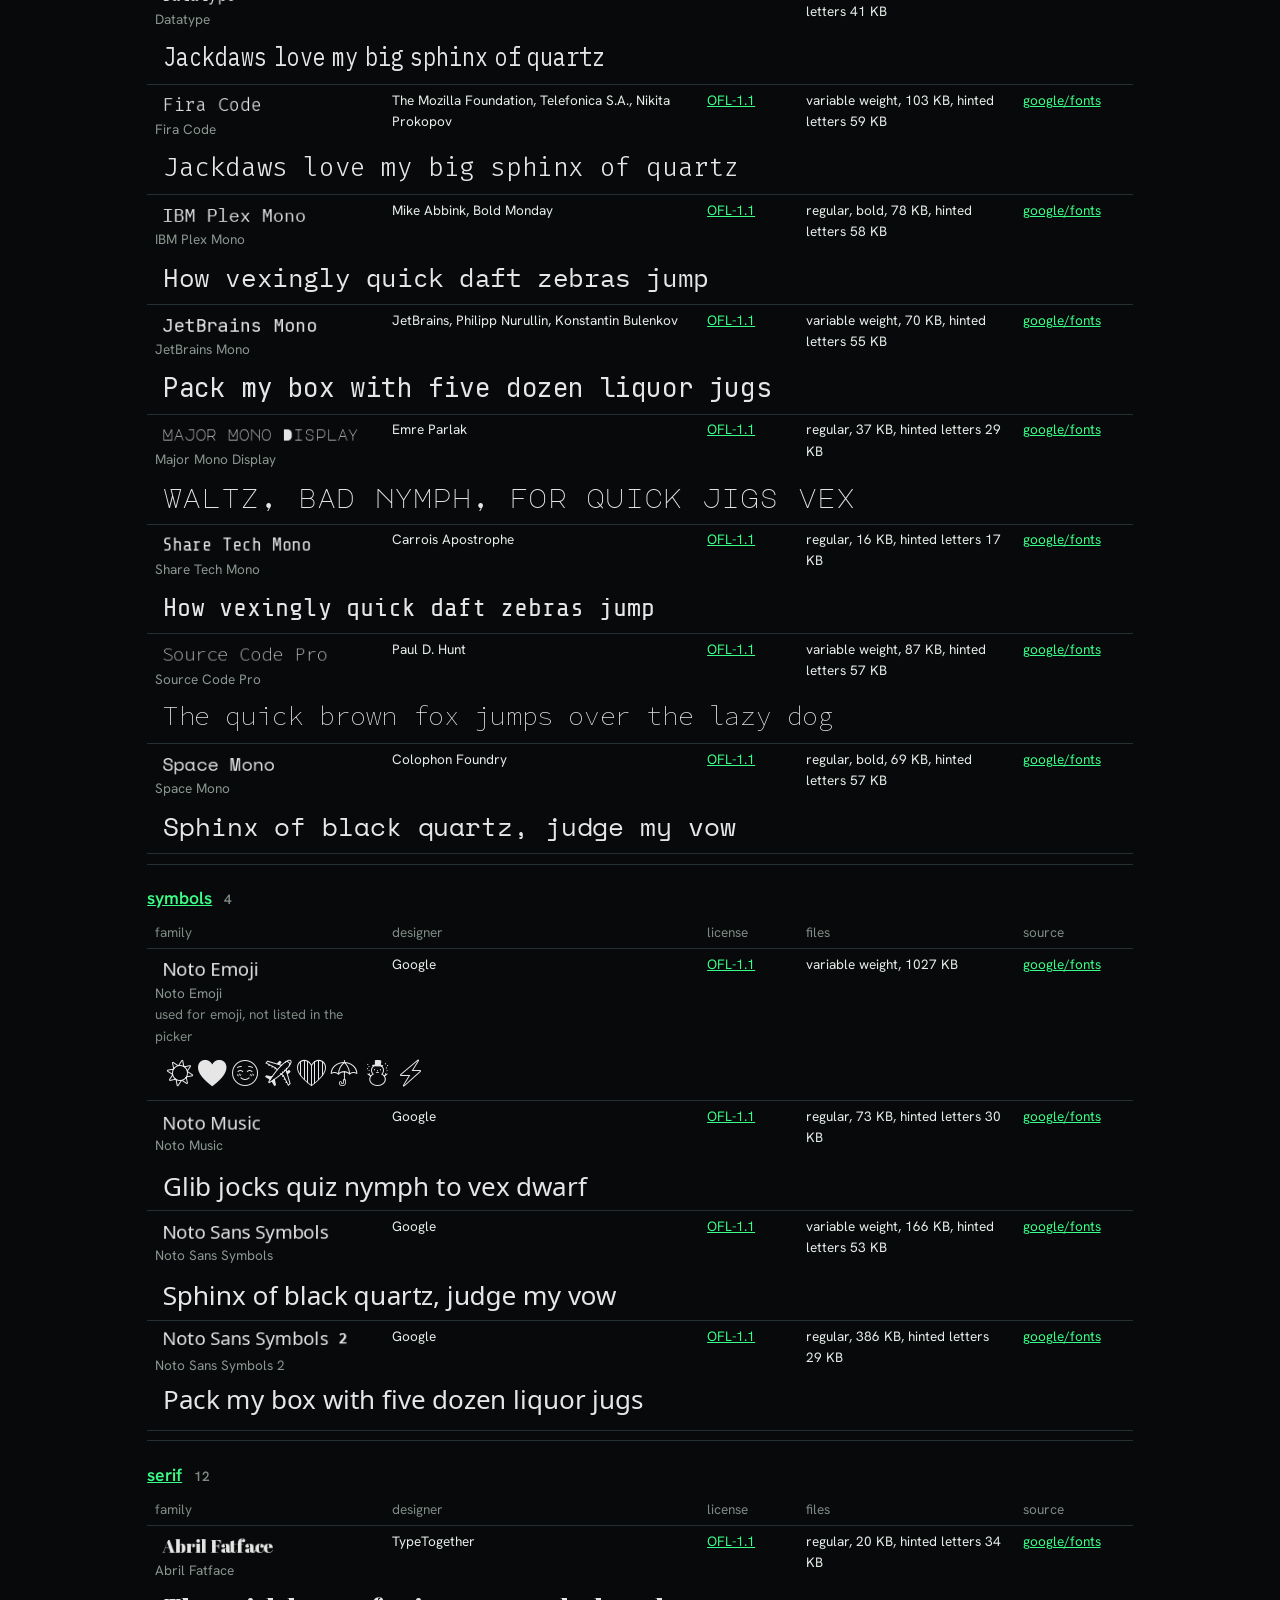
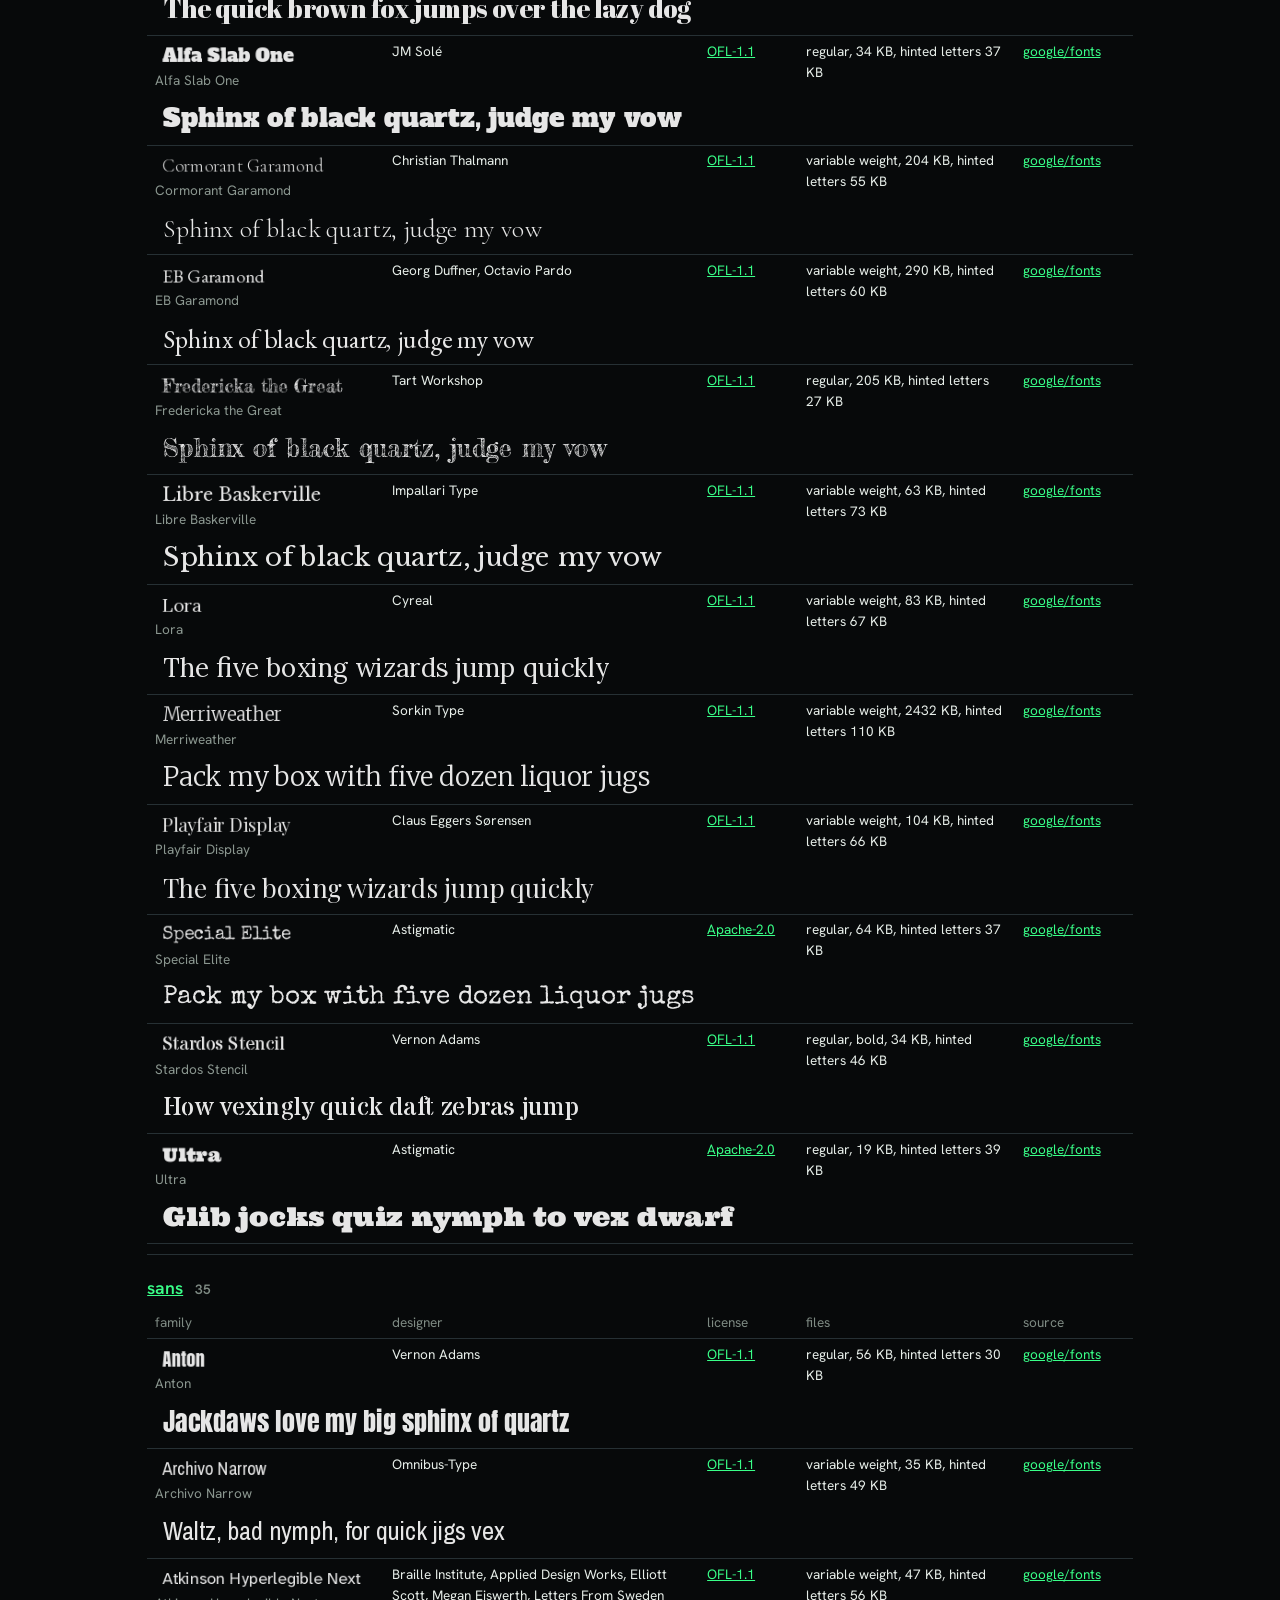
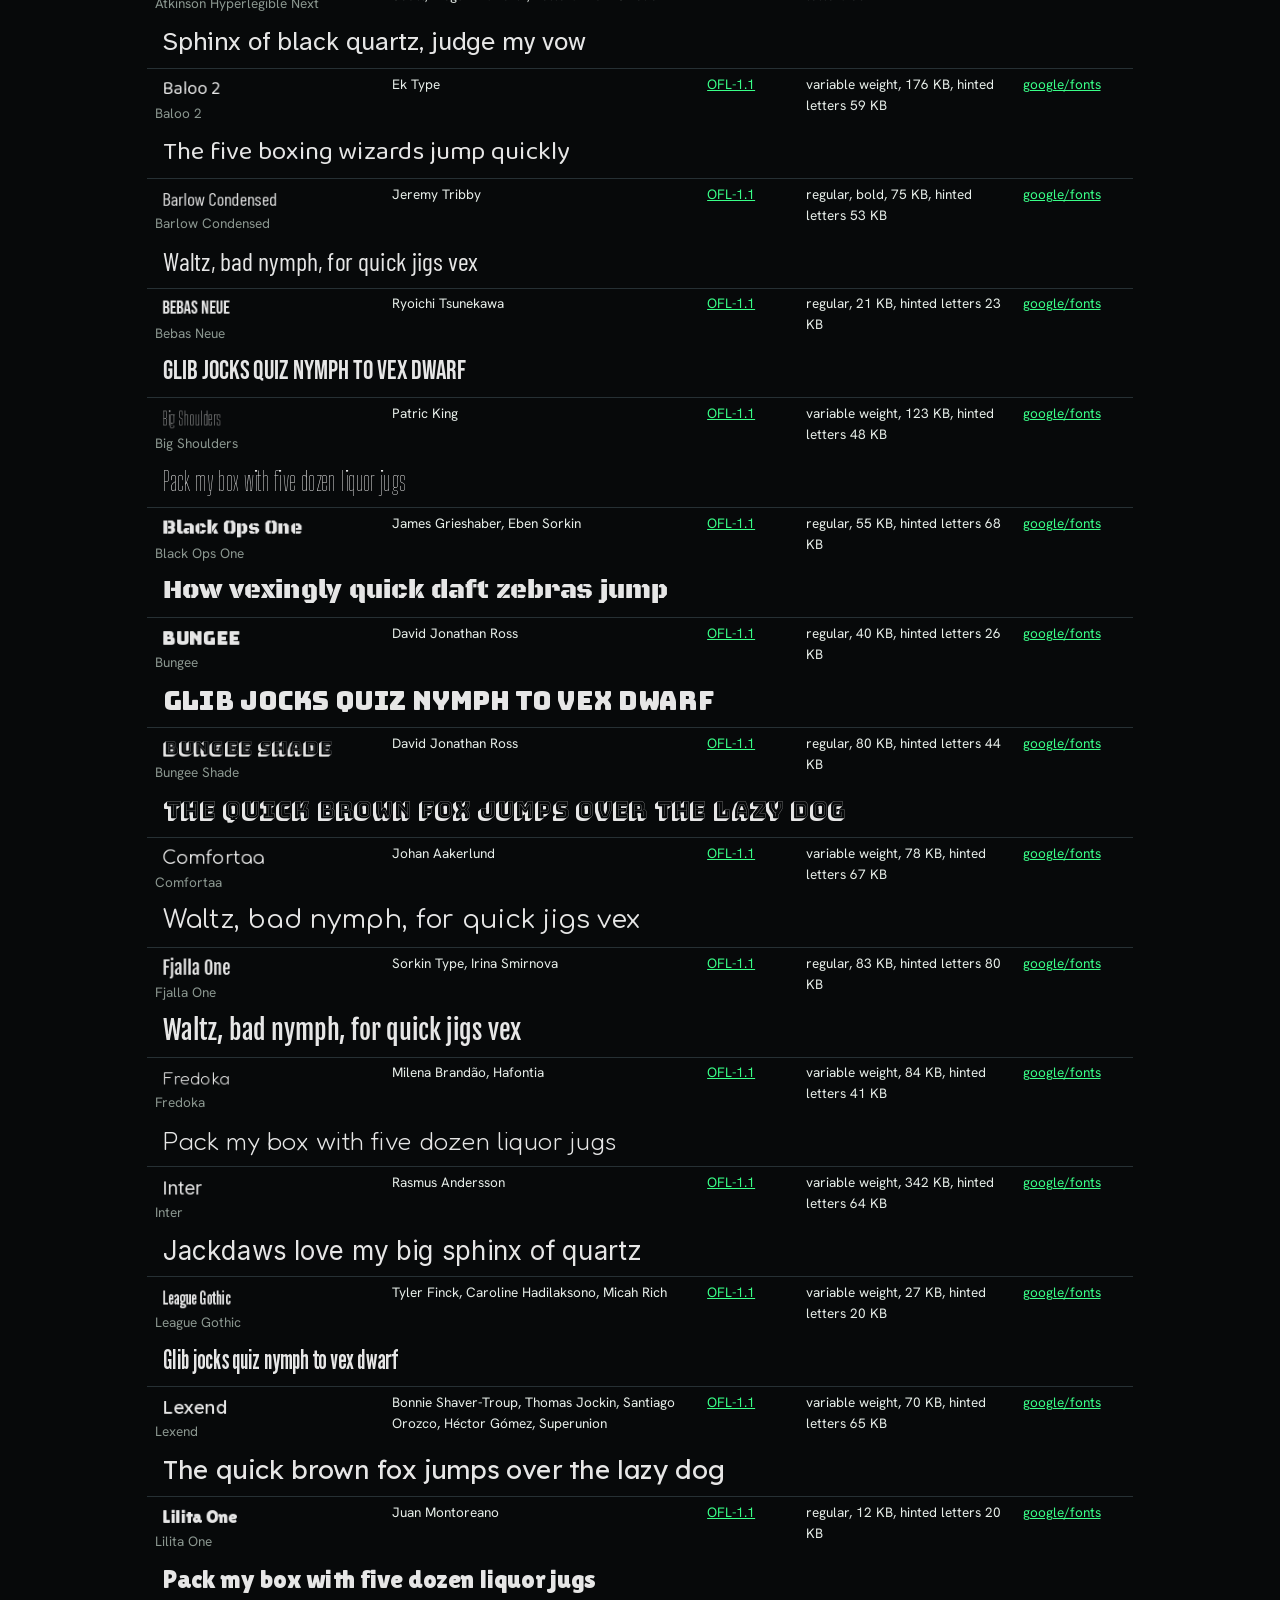
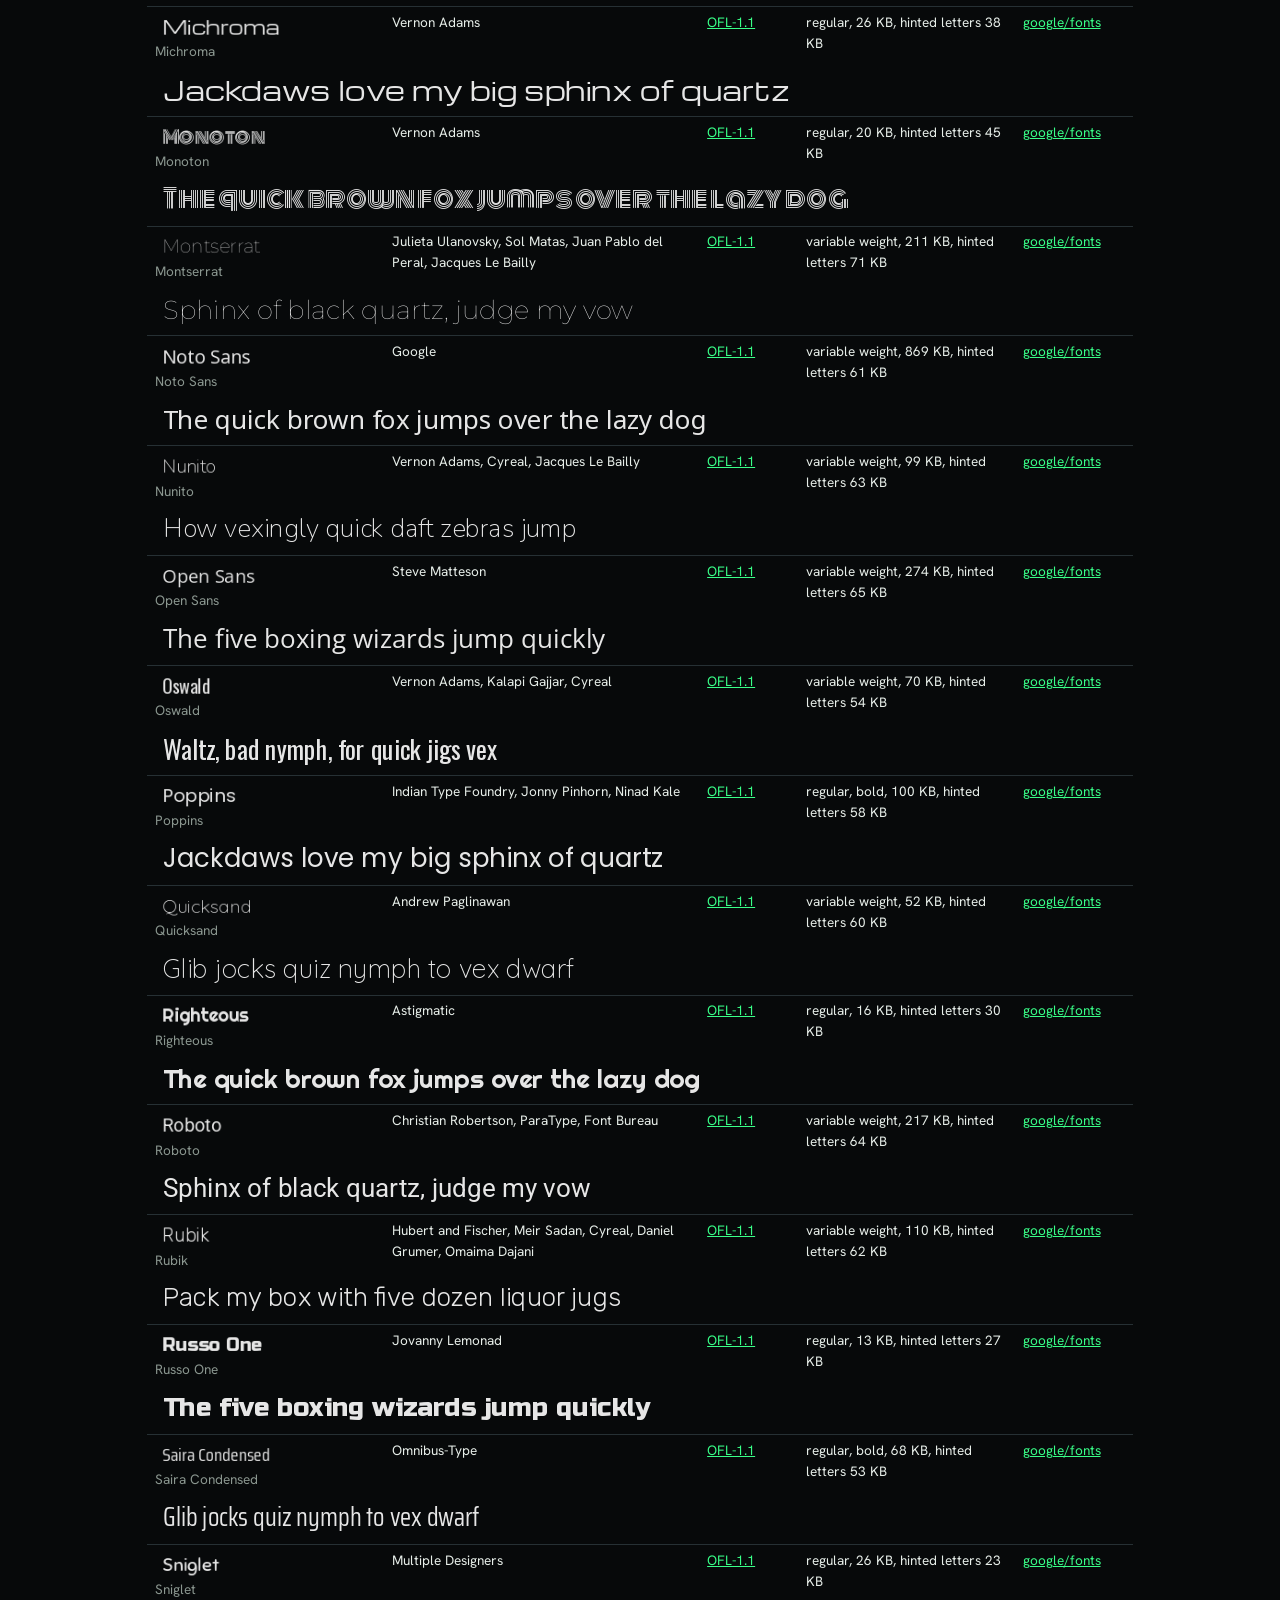
<file: map-art/fonts/index.html>
<!doctype html>
<html lang="en">
  <head>
    <meta charset="UTF-8" />
    <meta name="viewport" content="width=device-width, initial-scale=1.0" />
    <title>Fonts in Arachne · 142 free families for map art text</title>
    <meta name="description" content="Every font family Arachne ships for text on Minecraft maps, with its designer, its license, and where it came from. All of them are free and open source." />
    <link rel="canonical" href="https://sovalyecraft.space/map-art/fonts/" />
    <meta property="og:type" content="website" />
    <meta property="og:url" content="https://sovalyecraft.space/map-art/fonts/" />
    <meta property="og:title" content="Fonts in Arachne · 142 free families for map art text" />
    <meta property="og:description" content="Every font family Arachne ships for text on Minecraft maps, with its designer, its license, and where it came from. All of them are free and open source." />
    <meta property="og:site_name" content="OnePiece Team" />
    <script type="application/ld+json">{"@context":"https://schema.org","@type":"WebPage","name":"Fonts in Arachne","url":"https://sovalyecraft.space/map-art/fonts/","isPartOf":{"@type":"WebApplication","name":"Arachne","url":"https://sovalyecraft.space/map-art/"},"breadcrumb":{"@type":"BreadcrumbList","itemListElement":[{"@type":"ListItem","position":1,"name":"Arachne","item":"https://sovalyecraft.space/map-art/"},{"@type":"ListItem","position":2,"name":"Fonts in Arachne","item":"https://sovalyecraft.space/map-art/fonts/"}]}}</script>
    <link rel="icon" href="/map-art/favicon.svg" type="image/svg+xml" />
    <link rel="icon" href="/map-art/favicon-32.png" type="image/png" sizes="32x32" />
    <link rel="apple-touch-icon" href="/map-art/apple-touch-icon.png" />
    <meta name="theme-color" content="#16181d" />
    <link rel="stylesheet" crossorigin href="/map-art/assets/fonts-CzKPt9OG.css">
    <link rel="stylesheet" crossorigin href="/map-art/assets/site-DRTbCHAA.css">
  </head>
  <body class="page">
    <header class="site-head">
      <a class="site-back" href="/" aria-label="OnePiece Team'e Dön"><svg viewBox="0 0 24 24" width="20" height="20" aria-hidden="true"><path d="M15 5l-7 7 7 7" fill="none" stroke="currentColor" stroke-width="2.4" stroke-linecap="square"/></svg><span>OnePiece Team'e Dön</span></a>
      <a class="site-name" href="../">Map Art</a>
      <span class="site-tag">Arachne <span class="beta-chip">beta</span></span>
      <nav class="site-nav"><a href="../faq/">FAQ</a><a href="../colors/">colors</a><a href="../fonts/">fonts</a><a href="../changelog/">release notes</a></nav>
    </header>
    <main class="page-main">
<h1>Fonts in Arachne</h1>
<p class="lede">142 families for the text tool, every one free and open source. Each family ships exactly as its designer published it, with the license file beside it, and a font only downloads when you pick it. Together they are 15142 KB.</p>
<p>Families come from the google/fonts repository at commit <code>5e35378e6bda</code>, the same place the licenses link to. The group names below are Arachne's; the underlying tags are the repository's own.</p>
<p>Every family except the pixel faces also carries a sheet of letters drawn ahead of time by FreeType 2.14.3 at 8 to 19 blocks, for the hinted letter style. 44 families are fitted to the grid by their own hinting and 80 by FreeType's algorithm, because they carry none. A sheet downloads only when the style is used, and together they are 5247 KB.</p>
<nav class="toc toc-fonts" aria-label="font groups"><a href="#group-pixel">pixel</a><a href="#group-blackletter">blackletter and medieval</a><a href="#group-halloween">spooky</a><a href="#group-winter">winter</a><a href="#group-script">script and handwriting</a><a href="#group-mono">monospace</a><a href="#group-symbols">symbols</a><a href="#group-serif">serif</a><a href="#group-sans">sans</a><a href="#group-display">display</a></nav>
<section class="font-group" id="group-pixel">
<h2><a href="#group-pixel">pixel</a> <span class="count">17</span></h2>
<table class="fonts"><thead><tr><th scope="col">family</th><th scope="col">designer</th><th scope="col">license</th><th scope="col">files</th><th scope="col">source</th></tr></thead>
<tbody><tr id="bytesized"><th scope="row"><a href="#bytesized" class="face-name fn-bytesized" aria-label="Bytesized"></a><span class="face-text">Bytesized</span><span class="note">pixel face, 8 px grid</span></th><td>Baltdev</td><td><a href="../fonts/catalog/bytesized/OFL.txt">OFL-1.1</a></td><td>regular, 4 KB</td><td><a href="https://github.com/google/fonts/tree/5e35378e6bda803962ee6fd257e444a7d459660d/ofl/bytesized" target="_blank" rel="noopener noreferrer">google/fonts</a></td></tr><tr class="sample"><td colspan="5"><span class="face-sample fs-bytesized" role="img" aria-label="a sample line in Bytesized"></span></td></tr><tr id="coral-pixels"><th scope="row"><a href="#coral-pixels" class="face-name fn-coral-pixels" aria-label="Coral Pixels"></a><span class="face-text">Coral Pixels</span><span class="note">pixel face, 13 px grid</span></th><td>Tanukizamurai</td><td><a href="../fonts/catalog/coral-pixels/OFL.txt">OFL-1.1</a></td><td>regular, 85 KB</td><td><a href="https://github.com/google/fonts/tree/5e35378e6bda803962ee6fd257e444a7d459660d/ofl/coralpixels" target="_blank" rel="noopener noreferrer">google/fonts</a></td></tr><tr class="sample"><td colspan="5"><span class="face-sample fs-coral-pixels" role="img" aria-label="a sample line in Coral Pixels"></span></td></tr><tr id="dotgothic16"><th scope="row"><a href="#dotgothic16" class="face-name fn-dotgothic16" aria-label="DotGothic16"></a><span class="face-text">DotGothic16</span><span class="note">pixel face, 16 px grid</span></th><td>Fontworks Inc.</td><td><a href="../fonts/catalog/dotgothic16/OFL.txt">OFL-1.1</a></td><td>regular, 489 KB</td><td><a href="https://github.com/google/fonts/tree/5e35378e6bda803962ee6fd257e444a7d459660d/ofl/dotgothic16" target="_blank" rel="noopener noreferrer">google/fonts</a></td></tr><tr class="sample"><td colspan="5"><span class="face-sample fs-dotgothic16" role="img" aria-label="a sample line in DotGothic16"></span></td></tr><tr id="doto"><th scope="row"><a href="#doto" class="face-name fn-doto" aria-label="Doto"></a><span class="face-text">Doto</span><span class="note">pixel face, 16 px grid</span></th><td>Óliver Lalan</td><td><a href="../fonts/catalog/doto/OFL.txt">OFL-1.1</a></td><td>variable weight, 9 KB</td><td><a href="https://github.com/google/fonts/tree/5e35378e6bda803962ee6fd257e444a7d459660d/ofl/doto" target="_blank" rel="noopener noreferrer">google/fonts</a></td></tr><tr class="sample"><td colspan="5"><span class="face-sample fs-doto" role="img" aria-label="a sample line in Doto"></span></td></tr><tr id="geist-pixel"><th scope="row"><a href="#geist-pixel" class="face-name fn-geist-pixel" aria-label="Geist Pixel"></a><span class="face-text">Geist Pixel</span><span class="note">pixel face, 16 px grid</span></th><td>Andrés Briganti, Evil Rabbit, Guillermo Rauch</td><td><a href="../fonts/catalog/geist-pixel/OFL.txt">OFL-1.1</a></td><td>variable weight, 38 KB</td><td><a href="https://github.com/google/fonts/tree/5e35378e6bda803962ee6fd257e444a7d459660d/ofl/geistpixel" target="_blank" rel="noopener noreferrer">google/fonts</a></td></tr><tr class="sample"><td colspan="5"><span class="face-sample fs-geist-pixel" role="img" aria-label="a sample line in Geist Pixel"></span></td></tr><tr id="handjet"><th scope="row"><a href="#handjet" class="face-name fn-handjet" aria-label="Handjet"></a><span class="face-text">Handjet</span><span class="note">pixel face, 16 px grid</span></th><td>Rosetta, David Březina</td><td><a href="../fonts/catalog/handjet/OFL.txt">OFL-1.1</a></td><td>variable weight, 49 KB</td><td><a href="https://github.com/google/fonts/tree/5e35378e6bda803962ee6fd257e444a7d459660d/ofl/handjet" target="_blank" rel="noopener noreferrer">google/fonts</a></td></tr><tr class="sample"><td colspan="5"><span class="face-sample fs-handjet" role="img" aria-label="a sample line in Handjet"></span></td></tr><tr id="jacquard-12"><th scope="row"><a href="#jacquard-12" class="face-name fn-jacquard-12" aria-label="Jacquard 12"></a><span class="face-text">Jacquard 12</span><span class="note">pixel face, 12 px grid</span></th><td>Sarah Cadigan-Fried</td><td><a href="../fonts/catalog/jacquard-12/OFL.txt">OFL-1.1</a></td><td>regular, 28 KB</td><td><a href="https://github.com/google/fonts/tree/5e35378e6bda803962ee6fd257e444a7d459660d/ofl/jacquard12" target="_blank" rel="noopener noreferrer">google/fonts</a></td></tr><tr class="sample"><td colspan="5"><span class="face-sample fs-jacquard-12" role="img" aria-label="a sample line in Jacquard 12"></span></td></tr><tr id="jacquarda-bastarda-9"><th scope="row"><a href="#jacquarda-bastarda-9" class="face-name fn-jacquarda-bastarda-9" aria-label="Jacquarda Bastarda 9"></a><span class="face-text">Jacquarda Bastarda 9</span><span class="note">pixel face, 9 px grid</span></th><td>Sarah Cadigan-Fried</td><td><a href="../fonts/catalog/jacquarda-bastarda-9/OFL.txt">OFL-1.1</a></td><td>regular, 21 KB</td><td><a href="https://github.com/google/fonts/tree/5e35378e6bda803962ee6fd257e444a7d459660d/ofl/jacquardabastarda9" target="_blank" rel="noopener noreferrer">google/fonts</a></td></tr><tr class="sample"><td colspan="5"><span class="face-sample fs-jacquarda-bastarda-9" role="img" aria-label="a sample line in Jacquarda Bastarda 9"></span></td></tr><tr id="jersey-10"><th scope="row"><a href="#jersey-10" class="face-name fn-jersey-10" aria-label="Jersey 10"></a><span class="face-text">Jersey 10</span><span class="note">pixel face, 10 px grid</span></th><td>Sarah Cadigan-Fried</td><td><a href="../fonts/catalog/jersey-10/OFL.txt">OFL-1.1</a></td><td>regular, 20 KB</td><td><a href="https://github.com/google/fonts/tree/5e35378e6bda803962ee6fd257e444a7d459660d/ofl/jersey10" target="_blank" rel="noopener noreferrer">google/fonts</a></td></tr><tr class="sample"><td colspan="5"><span class="face-sample fs-jersey-10" role="img" aria-label="a sample line in Jersey 10"></span></td></tr><tr id="micro-5"><th scope="row"><a href="#micro-5" class="face-name fn-micro-5" aria-label="Micro 5"></a><span class="face-text">Micro 5</span><span class="note">pixel face, 5 px grid</span></th><td>Sarah Cadigan-Fried</td><td><a href="../fonts/catalog/micro-5/OFL.txt">OFL-1.1</a></td><td>regular, 13 KB</td><td><a href="https://github.com/google/fonts/tree/5e35378e6bda803962ee6fd257e444a7d459660d/ofl/micro5" target="_blank" rel="noopener noreferrer">google/fonts</a></td></tr><tr class="sample"><td colspan="5"><span class="face-sample fs-micro-5" role="img" aria-label="a sample line in Micro 5"></span></td></tr><tr id="pixelify-sans"><th scope="row"><a href="#pixelify-sans" class="face-name fn-pixelify-sans" aria-label="Pixelify Sans"></a><span class="face-text">Pixelify Sans</span><span class="note">pixel face, 16 px grid</span></th><td>Stefie Justprince</td><td><a href="../fonts/catalog/pixelify-sans/OFL.txt">OFL-1.1</a></td><td>variable weight, 23 KB</td><td><a href="https://github.com/google/fonts/tree/5e35378e6bda803962ee6fd257e444a7d459660d/ofl/pixelifysans" target="_blank" rel="noopener noreferrer">google/fonts</a></td></tr><tr class="sample"><td colspan="5"><span class="face-sample fs-pixelify-sans" role="img" aria-label="a sample line in Pixelify Sans"></span></td></tr><tr id="press-start-2p"><th scope="row"><a href="#press-start-2p" class="face-name fn-press-start-2p" aria-label="Press Start 2P"></a><span class="face-text">Press Start 2P</span><span class="note">pixel face, 8 px grid</span></th><td>CodeMan38</td><td><a href="../fonts/catalog/press-start-2p/OFL.txt">OFL-1.1</a></td><td>regular, 29 KB</td><td><a href="https://github.com/google/fonts/tree/5e35378e6bda803962ee6fd257e444a7d459660d/ofl/pressstart2p" target="_blank" rel="noopener noreferrer">google/fonts</a></td></tr><tr class="sample"><td colspan="5"><span class="face-sample fs-press-start-2p" role="img" aria-label="a sample line in Press Start 2P"></span></td></tr><tr id="silkscreen"><th scope="row"><a href="#silkscreen" class="face-name fn-silkscreen" aria-label="Silkscreen"></a><span class="face-text">Silkscreen</span><span class="note">pixel face, 8 px grid</span></th><td>Jason Kottke</td><td><a href="../fonts/catalog/silkscreen/OFL.txt">OFL-1.1</a></td><td>regular, bold, 17 KB</td><td><a href="https://github.com/google/fonts/tree/5e35378e6bda803962ee6fd257e444a7d459660d/ofl/silkscreen" target="_blank" rel="noopener noreferrer">google/fonts</a></td></tr><tr class="sample"><td colspan="5"><span class="face-sample fs-silkscreen" role="img" aria-label="a sample line in Silkscreen"></span></td></tr><tr id="sixtyfour"><th scope="row"><a href="#sixtyfour" class="face-name fn-sixtyfour" aria-label="Sixtyfour"></a><span class="face-text">Sixtyfour</span><span class="note">pixel face, 16 px grid</span></th><td>Jens Kutílek</td><td><a href="../fonts/catalog/sixtyfour/OFL.txt">OFL-1.1</a></td><td>variable weight, 9 KB</td><td><a href="https://github.com/google/fonts/tree/5e35378e6bda803962ee6fd257e444a7d459660d/ofl/sixtyfour" target="_blank" rel="noopener noreferrer">google/fonts</a></td></tr><tr class="sample"><td colspan="5"><span class="face-sample fs-sixtyfour" role="img" aria-label="a sample line in Sixtyfour"></span></td></tr><tr id="tiny5"><th scope="row"><a href="#tiny5" class="face-name fn-tiny5" aria-label="Tiny5"></a><span class="face-text">Tiny5</span><span class="note">pixel face, 5 px grid</span></th><td>Stefan Schmidt</td><td><a href="../fonts/catalog/tiny5/OFL.txt">OFL-1.1</a></td><td>regular, 29 KB</td><td><a href="https://github.com/google/fonts/tree/5e35378e6bda803962ee6fd257e444a7d459660d/ofl/tiny5" target="_blank" rel="noopener noreferrer">google/fonts</a></td></tr><tr class="sample"><td colspan="5"><span class="face-sample fs-tiny5" role="img" aria-label="a sample line in Tiny5"></span></td></tr><tr id="vt323"><th scope="row"><a href="#vt323" class="face-name fn-vt323" aria-label="VT323"></a><span class="face-text">VT323</span><span class="note">pixel face, 16 px grid</span></th><td>Peter Hull</td><td><a href="../fonts/catalog/vt323/OFL.txt">OFL-1.1</a></td><td>regular, 31 KB</td><td><a href="https://github.com/google/fonts/tree/5e35378e6bda803962ee6fd257e444a7d459660d/ofl/vt323" target="_blank" rel="noopener noreferrer">google/fonts</a></td></tr><tr class="sample"><td colspan="5"><span class="face-sample fs-vt323" role="img" aria-label="a sample line in VT323"></span></td></tr><tr id="workbench"><th scope="row"><a href="#workbench" class="face-name fn-workbench" aria-label="Workbench"></a><span class="face-text">Workbench</span><span class="note">pixel face, 16 px grid</span></th><td>Jens Kutílek</td><td><a href="../fonts/catalog/workbench/OFL.txt">OFL-1.1</a></td><td>variable weight, 5 KB</td><td><a href="https://github.com/google/fonts/tree/5e35378e6bda803962ee6fd257e444a7d459660d/ofl/workbench" target="_blank" rel="noopener noreferrer">google/fonts</a></td></tr><tr class="sample"><td colspan="5"><span class="face-sample fs-workbench" role="img" aria-label="a sample line in Workbench"></span></td></tr></tbody></table>
</section>
<section class="font-group" id="group-blackletter">
<h2><a href="#group-blackletter">blackletter and medieval</a> <span class="count">15</span></h2>
<table class="fonts"><thead><tr><th scope="col">family</th><th scope="col">designer</th><th scope="col">license</th><th scope="col">files</th><th scope="col">source</th></tr></thead>
<tbody><tr id="almendra-display"><th scope="row"><a href="#almendra-display" class="face-name fn-almendra-display" aria-label="Almendra Display"></a><span class="face-text">Almendra Display</span></th><td>Ana Sanfelippo</td><td><a href="../fonts/catalog/almendra-display/OFL.txt">OFL-1.1</a></td><td>regular, 12 KB, hinted letters 20 KB</td><td><a href="https://github.com/google/fonts/tree/5e35378e6bda803962ee6fd257e444a7d459660d/ofl/almendradisplay" target="_blank" rel="noopener noreferrer">google/fonts</a></td></tr><tr class="sample"><td colspan="5"><span class="face-sample fs-almendra-display" role="img" aria-label="a sample line in Almendra Display"></span></td></tr><tr id="astloch"><th scope="row"><a href="#astloch" class="face-name fn-astloch" aria-label="Astloch"></a><span class="face-text">Astloch</span></th><td>Dan Rhatigan</td><td><a href="../fonts/catalog/astloch/OFL.txt">OFL-1.1</a></td><td>regular, bold, 47 KB, hinted letters 51 KB</td><td><a href="https://github.com/google/fonts/tree/5e35378e6bda803962ee6fd257e444a7d459660d/ofl/astloch" target="_blank" rel="noopener noreferrer">google/fonts</a></td></tr><tr class="sample"><td colspan="5"><span class="face-sample fs-astloch" role="img" aria-label="a sample line in Astloch"></span></td></tr><tr id="blaka"><th scope="row"><a href="#blaka" class="face-name fn-blaka" aria-label="Blaka"></a><span class="face-text">Blaka</span></th><td>Mohamed Gaber</td><td><a href="../fonts/catalog/blaka/OFL.txt">OFL-1.1</a></td><td>regular, 22 KB, hinted letters 28 KB</td><td><a href="https://github.com/google/fonts/tree/5e35378e6bda803962ee6fd257e444a7d459660d/ofl/blaka" target="_blank" rel="noopener noreferrer">google/fonts</a></td></tr><tr class="sample"><td colspan="5"><span class="face-sample fs-blaka" role="img" aria-label="a sample line in Blaka"></span></td></tr><tr id="bodoni-moda"><th scope="row"><a href="#bodoni-moda" class="face-name fn-bodoni-moda" aria-label="Bodoni Moda"></a><span class="face-text">Bodoni Moda</span></th><td>Owen Earl</td><td><a href="../fonts/catalog/bodoni-moda/OFL.txt">OFL-1.1</a></td><td>variable weight, 73 KB, hinted letters 65 KB</td><td><a href="https://github.com/google/fonts/tree/5e35378e6bda803962ee6fd257e444a7d459660d/ofl/bodonimoda" target="_blank" rel="noopener noreferrer">google/fonts</a></td></tr><tr class="sample"><td colspan="5"><span class="face-sample fs-bodoni-moda" role="img" aria-label="a sample line in Bodoni Moda"></span></td></tr><tr id="germania-one"><th scope="row"><a href="#germania-one" class="face-name fn-germania-one" aria-label="Germania One"></a><span class="face-text">Germania One</span></th><td>John Vargas Beltrán</td><td><a href="../fonts/catalog/germania-one/OFL.txt">OFL-1.1</a></td><td>regular, 11 KB, hinted letters 19 KB</td><td><a href="https://github.com/google/fonts/tree/5e35378e6bda803962ee6fd257e444a7d459660d/ofl/germaniaone" target="_blank" rel="noopener noreferrer">google/fonts</a></td></tr><tr class="sample"><td colspan="5"><span class="face-sample fs-germania-one" role="img" aria-label="a sample line in Germania One"></span></td></tr><tr id="grenze"><th scope="row"><a href="#grenze" class="face-name fn-grenze" aria-label="Grenze"></a><span class="face-text">Grenze</span></th><td>Omnibus-Type</td><td><a href="../fonts/catalog/grenze/OFL.txt">OFL-1.1</a></td><td>variable weight, 62 KB, hinted letters 53 KB</td><td><a href="https://github.com/google/fonts/tree/5e35378e6bda803962ee6fd257e444a7d459660d/ofl/grenze" target="_blank" rel="noopener noreferrer">google/fonts</a></td></tr><tr class="sample"><td colspan="5"><span class="face-sample fs-grenze" role="img" aria-label="a sample line in Grenze"></span></td></tr><tr id="grenze-gotisch"><th scope="row"><a href="#grenze-gotisch" class="face-name fn-grenze-gotisch" aria-label="Grenze Gotisch"></a><span class="face-text">Grenze Gotisch</span></th><td>Omnibus-Type</td><td><a href="../fonts/catalog/grenze-gotisch/OFL.txt">OFL-1.1</a></td><td>variable weight, 79 KB, hinted letters 55 KB</td><td><a href="https://github.com/google/fonts/tree/5e35378e6bda803962ee6fd257e444a7d459660d/ofl/grenzegotisch" target="_blank" rel="noopener noreferrer">google/fonts</a></td></tr><tr class="sample"><td colspan="5"><span class="face-sample fs-grenze-gotisch" role="img" aria-label="a sample line in Grenze Gotisch"></span></td></tr><tr id="kings"><th scope="row"><a href="#kings" class="face-name fn-kings" aria-label="Kings"></a><span class="face-text">Kings</span></th><td>Robert Leuschke</td><td><a href="../fonts/catalog/kings/OFL.txt">OFL-1.1</a></td><td>regular, 84 KB, hinted letters 33 KB</td><td><a href="https://github.com/google/fonts/tree/5e35378e6bda803962ee6fd257e444a7d459660d/ofl/kings" target="_blank" rel="noopener noreferrer">google/fonts</a></td></tr><tr class="sample"><td colspan="5"><span class="face-sample fs-kings" role="img" aria-label="a sample line in Kings"></span></td></tr><tr id="manufacturing-consent"><th scope="row"><a href="#manufacturing-consent" class="face-name fn-manufacturing-consent" aria-label="Manufacturing Consent"></a><span class="face-text">Manufacturing Consent</span></th><td>Fredrick Brennan</td><td><a href="../fonts/catalog/manufacturing-consent/OFL.txt">OFL-1.1</a></td><td>regular, 29 KB, hinted letters 32 KB</td><td><a href="https://github.com/google/fonts/tree/5e35378e6bda803962ee6fd257e444a7d459660d/ofl/manufacturingconsent" target="_blank" rel="noopener noreferrer">google/fonts</a></td></tr><tr class="sample"><td colspan="5"><span class="face-sample fs-manufacturing-consent" role="img" aria-label="a sample line in Manufacturing Consent"></span></td></tr><tr id="medievalsharp"><th scope="row"><a href="#medievalsharp" class="face-name fn-medievalsharp" aria-label="MedievalSharp"></a><span class="face-text">MedievalSharp</span></th><td>Wojciech Kalinowski</td><td><a href="../fonts/catalog/medievalsharp/OFL.txt">OFL-1.1</a></td><td>regular, 54 KB, hinted letters 31 KB</td><td><a href="https://github.com/google/fonts/tree/5e35378e6bda803962ee6fd257e444a7d459660d/ofl/medievalsharp" target="_blank" rel="noopener noreferrer">google/fonts</a></td></tr><tr class="sample"><td colspan="5"><span class="face-sample fs-medievalsharp" role="img" aria-label="a sample line in MedievalSharp"></span></td></tr><tr id="metamorphous"><th scope="row"><a href="#metamorphous" class="face-name fn-metamorphous" aria-label="Metamorphous"></a><span class="face-text">Metamorphous</span></th><td>James Grieshaber</td><td><a href="../fonts/catalog/metamorphous/OFL.txt">OFL-1.1</a></td><td>regular, 36 KB, hinted letters 40 KB</td><td><a href="https://github.com/google/fonts/tree/5e35378e6bda803962ee6fd257e444a7d459660d/ofl/metamorphous" target="_blank" rel="noopener noreferrer">google/fonts</a></td></tr><tr class="sample"><td colspan="5"><span class="face-sample fs-metamorphous" role="img" aria-label="a sample line in Metamorphous"></span></td></tr><tr id="new-rocker"><th scope="row"><a href="#new-rocker" class="face-name fn-new-rocker" aria-label="New Rocker"></a><span class="face-text">New Rocker</span></th><td>Impallari Type</td><td><a href="../fonts/catalog/new-rocker/OFL.txt">OFL-1.1</a></td><td>regular, 44 KB, hinted letters 46 KB</td><td><a href="https://github.com/google/fonts/tree/5e35378e6bda803962ee6fd257e444a7d459660d/ofl/newrocker" target="_blank" rel="noopener noreferrer">google/fonts</a></td></tr><tr class="sample"><td colspan="5"><span class="face-sample fs-new-rocker" role="img" aria-label="a sample line in New Rocker"></span></td></tr><tr id="pirata-one"><th scope="row"><a href="#pirata-one" class="face-name fn-pirata-one" aria-label="Pirata One"></a><span class="face-text">Pirata One</span></th><td>Rodrigo Fuenzalida, Nicolas Massi</td><td><a href="../fonts/catalog/pirata-one/OFL.txt">OFL-1.1</a></td><td>regular, 13 KB, hinted letters 24 KB</td><td><a href="https://github.com/google/fonts/tree/5e35378e6bda803962ee6fd257e444a7d459660d/ofl/pirataone" target="_blank" rel="noopener noreferrer">google/fonts</a></td></tr><tr class="sample"><td colspan="5"><span class="face-sample fs-pirata-one" role="img" aria-label="a sample line in Pirata One"></span></td></tr><tr id="unifrakturcook"><th scope="row"><a href="#unifrakturcook" class="face-name fn-unifrakturcook" aria-label="UnifrakturCook"></a><span class="face-text">UnifrakturCook</span></th><td>j. \'mach\' wust</td><td><a href="../fonts/catalog/unifrakturcook/OFL.txt">OFL-1.1</a></td><td>bold, 22 KB, hinted letters 26 KB</td><td><a href="https://github.com/google/fonts/tree/5e35378e6bda803962ee6fd257e444a7d459660d/ofl/unifrakturcook" target="_blank" rel="noopener noreferrer">google/fonts</a></td></tr><tr class="sample"><td colspan="5"><span class="face-sample fs-unifrakturcook" role="img" aria-label="a sample line in UnifrakturCook"></span></td></tr><tr id="unifrakturmaguntia"><th scope="row"><a href="#unifrakturmaguntia" class="face-name fn-unifrakturmaguntia" aria-label="UnifrakturMaguntia"></a><span class="face-text">UnifrakturMaguntia</span></th><td>j. \'mach\' wust</td><td><a href="../fonts/catalog/unifrakturmaguntia/OFL.txt">OFL-1.1</a></td><td>regular, 35 KB, hinted letters 24 KB</td><td><a href="https://github.com/google/fonts/tree/5e35378e6bda803962ee6fd257e444a7d459660d/ofl/unifrakturmaguntia" target="_blank" rel="noopener noreferrer">google/fonts</a></td></tr><tr class="sample"><td colspan="5"><span class="face-sample fs-unifrakturmaguntia" role="img" aria-label="a sample line in UnifrakturMaguntia"></span></td></tr></tbody></table>
</section>
<section class="font-group" id="group-halloween">
<h2><a href="#group-halloween">spooky</a> <span class="count">20</span></h2>
<table class="fonts"><thead><tr><th scope="col">family</th><th scope="col">designer</th><th scope="col">license</th><th scope="col">files</th><th scope="col">source</th></tr></thead>
<tbody><tr id="amatic-sc"><th scope="row"><a href="#amatic-sc" class="face-name fn-amatic-sc" aria-label="Amatic SC"></a><span class="face-text">Amatic SC</span></th><td>Vernon Adams, Ben Nathan, Thomas Jockin</td><td><a href="../fonts/catalog/amatic-sc/OFL.txt">OFL-1.1</a></td><td>regular, bold, 131 KB, hinted letters 49 KB</td><td><a href="https://github.com/google/fonts/tree/5e35378e6bda803962ee6fd257e444a7d459660d/ofl/amaticsc" target="_blank" rel="noopener noreferrer">google/fonts</a></td></tr><tr class="sample"><td colspan="5"><span class="face-sample fs-amatic-sc" role="img" aria-label="a sample line in Amatic SC"></span></td></tr><tr id="are-you-serious"><th scope="row"><a href="#are-you-serious" class="face-name fn-are-you-serious" aria-label="Are You Serious"></a><span class="face-text">Are You Serious</span></th><td>Robert Leuschke</td><td><a href="../fonts/catalog/are-you-serious/OFL.txt">OFL-1.1</a></td><td>regular, 59 KB, hinted letters 32 KB</td><td><a href="https://github.com/google/fonts/tree/5e35378e6bda803962ee6fd257e444a7d459660d/ofl/areyouserious" target="_blank" rel="noopener noreferrer">google/fonts</a></td></tr><tr class="sample"><td colspan="5"><span class="face-sample fs-are-you-serious" role="img" aria-label="a sample line in Are You Serious"></span></td></tr><tr id="bangers"><th scope="row"><a href="#bangers" class="face-name fn-bangers" aria-label="Bangers"></a><span class="face-text">Bangers</span></th><td>Vernon Adams</td><td><a href="../fonts/catalog/bangers/OFL.txt">OFL-1.1</a></td><td>regular, 36 KB, hinted letters 35 KB</td><td><a href="https://github.com/google/fonts/tree/5e35378e6bda803962ee6fd257e444a7d459660d/ofl/bangers" target="_blank" rel="noopener noreferrer">google/fonts</a></td></tr><tr class="sample"><td colspan="5"><span class="face-sample fs-bangers" role="img" aria-label="a sample line in Bangers"></span></td></tr><tr id="butcherman"><th scope="row"><a href="#butcherman" class="face-name fn-butcherman" aria-label="Butcherman"></a><span class="face-text">Butcherman</span></th><td>Typomondo</td><td><a href="../fonts/catalog/butcherman/OFL.txt">OFL-1.1</a></td><td>regular, 35 KB, hinted letters 38 KB</td><td><a href="https://github.com/google/fonts/tree/5e35378e6bda803962ee6fd257e444a7d459660d/ofl/butcherman" target="_blank" rel="noopener noreferrer">google/fonts</a></td></tr><tr class="sample"><td colspan="5"><span class="face-sample fs-butcherman" role="img" aria-label="a sample line in Butcherman"></span></td></tr><tr id="creepster"><th scope="row"><a href="#creepster" class="face-name fn-creepster" aria-label="Creepster"></a><span class="face-text">Creepster</span></th><td>Sideshow</td><td><a href="../fonts/catalog/creepster/OFL.txt">OFL-1.1</a></td><td>regular, 29 KB, hinted letters 21 KB</td><td><a href="https://github.com/google/fonts/tree/5e35378e6bda803962ee6fd257e444a7d459660d/ofl/creepster" target="_blank" rel="noopener noreferrer">google/fonts</a></td></tr><tr class="sample"><td colspan="5"><span class="face-sample fs-creepster" role="img" aria-label="a sample line in Creepster"></span></td></tr><tr id="eater"><th scope="row"><a href="#eater" class="face-name fn-eater" aria-label="Eater"></a><span class="face-text">Eater</span></th><td>Typomondo</td><td><a href="../fonts/catalog/eater/OFL.txt">OFL-1.1</a></td><td>regular, 45 KB, hinted letters 46 KB</td><td><a href="https://github.com/google/fonts/tree/5e35378e6bda803962ee6fd257e444a7d459660d/ofl/eater" target="_blank" rel="noopener noreferrer">google/fonts</a></td></tr><tr class="sample"><td colspan="5"><span class="face-sample fs-eater" role="img" aria-label="a sample line in Eater"></span></td></tr><tr id="emilys-candy"><th scope="row"><a href="#emilys-candy" class="face-name fn-emilys-candy" aria-label="Emilys Candy"></a><span class="face-text">Emilys Candy</span></th><td>Neapolitan</td><td><a href="../fonts/catalog/emilys-candy/OFL.txt">OFL-1.1</a></td><td>regular, 86 KB, hinted letters 25 KB</td><td><a href="https://github.com/google/fonts/tree/5e35378e6bda803962ee6fd257e444a7d459660d/ofl/emilyscandy" target="_blank" rel="noopener noreferrer">google/fonts</a></td></tr><tr class="sample"><td colspan="5"><span class="face-sample fs-emilys-candy" role="img" aria-label="a sample line in Emilys Candy"></span></td></tr><tr id="flavors"><th scope="row"><a href="#flavors" class="face-name fn-flavors" aria-label="Flavors"></a><span class="face-text">Flavors</span></th><td>Sideshow</td><td><a href="../fonts/catalog/flavors/OFL.txt">OFL-1.1</a></td><td>regular, 67 KB, hinted letters 25 KB</td><td><a href="https://github.com/google/fonts/tree/5e35378e6bda803962ee6fd257e444a7d459660d/ofl/flavors" target="_blank" rel="noopener noreferrer">google/fonts</a></td></tr><tr class="sample"><td colspan="5"><span class="face-sample fs-flavors" role="img" aria-label="a sample line in Flavors"></span></td></tr><tr id="freckle-face"><th scope="row"><a href="#freckle-face" class="face-name fn-freckle-face" aria-label="Freckle Face"></a><span class="face-text">Freckle Face</span></th><td>Astigmatic</td><td><a href="../fonts/catalog/freckle-face/OFL.txt">OFL-1.1</a></td><td>regular, 49 KB, hinted letters 39 KB</td><td><a href="https://github.com/google/fonts/tree/5e35378e6bda803962ee6fd257e444a7d459660d/ofl/freckleface" target="_blank" rel="noopener noreferrer">google/fonts</a></td></tr><tr class="sample"><td colspan="5"><span class="face-sample fs-freckle-face" role="img" aria-label="a sample line in Freckle Face"></span></td></tr><tr id="henny-penny"><th scope="row"><a href="#henny-penny" class="face-name fn-henny-penny" aria-label="Henny Penny"></a><span class="face-text">Henny Penny</span></th><td>Brownfox</td><td><a href="../fonts/catalog/henny-penny/OFL.txt">OFL-1.1</a></td><td>regular, 47 KB, hinted letters 31 KB</td><td><a href="https://github.com/google/fonts/tree/5e35378e6bda803962ee6fd257e444a7d459660d/ofl/hennypenny" target="_blank" rel="noopener noreferrer">google/fonts</a></td></tr><tr class="sample"><td colspan="5"><span class="face-sample fs-henny-penny" role="img" aria-label="a sample line in Henny Penny"></span></td></tr><tr id="irish-grover"><th scope="row"><a href="#irish-grover" class="face-name fn-irish-grover" aria-label="Irish Grover"></a><span class="face-text">Irish Grover</span></th><td>Sideshow</td><td><a href="../fonts/catalog/irish-grover/LICENSE.txt">Apache-2.0</a></td><td>regular, 24 KB, hinted letters 26 KB</td><td><a href="https://github.com/google/fonts/tree/5e35378e6bda803962ee6fd257e444a7d459660d/apache/irishgrover" target="_blank" rel="noopener noreferrer">google/fonts</a></td></tr><tr class="sample"><td colspan="5"><span class="face-sample fs-irish-grover" role="img" aria-label="a sample line in Irish Grover"></span></td></tr><tr id="jolly-lodger"><th scope="row"><a href="#jolly-lodger" class="face-name fn-jolly-lodger" aria-label="Jolly Lodger"></a><span class="face-text">Jolly Lodger</span></th><td>Font Diner</td><td><a href="../fonts/catalog/jolly-lodger/OFL.txt">OFL-1.1</a></td><td>regular, 19 KB, hinted letters 19 KB</td><td><a href="https://github.com/google/fonts/tree/5e35378e6bda803962ee6fd257e444a7d459660d/ofl/jollylodger" target="_blank" rel="noopener noreferrer">google/fonts</a></td></tr><tr class="sample"><td colspan="5"><span class="face-sample fs-jolly-lodger" role="img" aria-label="a sample line in Jolly Lodger"></span></td></tr><tr id="kablammo"><th scope="row"><a href="#kablammo" class="face-name fn-kablammo" aria-label="Kablammo"></a><span class="face-text">Kablammo</span></th><td>Vectro Type Foundry, Travis Kochel, Lizy Gershenzon, Daria Cohen, Ethan Cohen</td><td><a href="../fonts/catalog/kablammo/OFL.txt">OFL-1.1</a></td><td>variable weight, 816 KB, hinted letters 35 KB</td><td><a href="https://github.com/google/fonts/tree/5e35378e6bda803962ee6fd257e444a7d459660d/ofl/kablammo" target="_blank" rel="noopener noreferrer">google/fonts</a></td></tr><tr class="sample"><td colspan="5"><span class="face-sample fs-kablammo" role="img" aria-label="a sample line in Kablammo"></span></td></tr><tr id="meddon"><th scope="row"><a href="#meddon" class="face-name fn-meddon" aria-label="Meddon"></a><span class="face-text">Meddon</span></th><td>Vernon Adams</td><td><a href="../fonts/catalog/meddon/OFL.txt">OFL-1.1</a></td><td>regular, 66 KB, hinted letters 58 KB</td><td><a href="https://github.com/google/fonts/tree/5e35378e6bda803962ee6fd257e444a7d459660d/ofl/meddon" target="_blank" rel="noopener noreferrer">google/fonts</a></td></tr><tr class="sample"><td colspan="5"><span class="face-sample fs-meddon" role="img" aria-label="a sample line in Meddon"></span></td></tr><tr id="metal-mania"><th scope="row"><a href="#metal-mania" class="face-name fn-metal-mania" aria-label="Metal Mania"></a><span class="face-text">Metal Mania</span></th><td>Open Window</td><td><a href="../fonts/catalog/metal-mania/OFL.txt">OFL-1.1</a></td><td>regular, 82 KB, hinted letters 25 KB</td><td><a href="https://github.com/google/fonts/tree/5e35378e6bda803962ee6fd257e444a7d459660d/ofl/metalmania" target="_blank" rel="noopener noreferrer">google/fonts</a></td></tr><tr class="sample"><td colspan="5"><span class="face-sample fs-metal-mania" role="img" aria-label="a sample line in Metal Mania"></span></td></tr><tr id="mystery-quest"><th scope="row"><a href="#mystery-quest" class="face-name fn-mystery-quest" aria-label="Mystery Quest"></a><span class="face-text">Mystery Quest</span></th><td>Sideshow</td><td><a href="../fonts/catalog/mystery-quest/OFL.txt">OFL-1.1</a></td><td>regular, 23 KB, hinted letters 25 KB</td><td><a href="https://github.com/google/fonts/tree/5e35378e6bda803962ee6fd257e444a7d459660d/ofl/mysteryquest" target="_blank" rel="noopener noreferrer">google/fonts</a></td></tr><tr class="sample"><td colspan="5"><span class="face-sample fs-mystery-quest" role="img" aria-label="a sample line in Mystery Quest"></span></td></tr><tr id="nosifer"><th scope="row"><a href="#nosifer" class="face-name fn-nosifer" aria-label="Nosifer"></a><span class="face-text">Nosifer</span></th><td>Typomondo</td><td><a href="../fonts/catalog/nosifer/OFL.txt">OFL-1.1</a></td><td>regular, 17 KB, hinted letters 35 KB</td><td><a href="https://github.com/google/fonts/tree/5e35378e6bda803962ee6fd257e444a7d459660d/ofl/nosifer" target="_blank" rel="noopener noreferrer">google/fonts</a></td></tr><tr class="sample"><td colspan="5"><span class="face-sample fs-nosifer" role="img" aria-label="a sample line in Nosifer"></span></td></tr><tr id="rubik-wet-paint"><th scope="row"><a href="#rubik-wet-paint" class="face-name fn-rubik-wet-paint" aria-label="Rubik Wet Paint"></a><span class="face-text">Rubik Wet Paint</span></th><td>NaN, Luke Prowse</td><td><a href="../fonts/catalog/rubik-wet-paint/OFL.txt">OFL-1.1</a></td><td>regular, 168 KB, hinted letters 47 KB</td><td><a href="https://github.com/google/fonts/tree/5e35378e6bda803962ee6fd257e444a7d459660d/ofl/rubikwetpaint" target="_blank" rel="noopener noreferrer">google/fonts</a></td></tr><tr class="sample"><td colspan="5"><span class="face-sample fs-rubik-wet-paint" role="img" aria-label="a sample line in Rubik Wet Paint"></span></td></tr><tr id="sancreek"><th scope="row"><a href="#sancreek" class="face-name fn-sancreek" aria-label="Sancreek"></a><span class="face-text">Sancreek</span></th><td>Vernon Adams</td><td><a href="../fonts/catalog/sancreek/OFL.txt">OFL-1.1</a></td><td>regular, 42 KB, hinted letters 36 KB</td><td><a href="https://github.com/google/fonts/tree/5e35378e6bda803962ee6fd257e444a7d459660d/ofl/sancreek" target="_blank" rel="noopener noreferrer">google/fonts</a></td></tr><tr class="sample"><td colspan="5"><span class="face-sample fs-sancreek" role="img" aria-label="a sample line in Sancreek"></span></td></tr><tr id="shadows-into-light"><th scope="row"><a href="#shadows-into-light" class="face-name fn-shadows-into-light" aria-label="Shadows Into Light"></a><span class="face-text">Shadows Into Light</span></th><td>Kimberly Geswein</td><td><a href="../fonts/catalog/shadows-into-light/OFL.txt">OFL-1.1</a></td><td>regular, 23 KB, hinted letters 31 KB</td><td><a href="https://github.com/google/fonts/tree/5e35378e6bda803962ee6fd257e444a7d459660d/ofl/shadowsintolight" target="_blank" rel="noopener noreferrer">google/fonts</a></td></tr><tr class="sample"><td colspan="5"><span class="face-sample fs-shadows-into-light" role="img" aria-label="a sample line in Shadows Into Light"></span></td></tr></tbody></table>
</section>
<section class="font-group" id="group-winter">
<h2><a href="#group-winter">winter</a> <span class="count">11</span></h2>
<table class="fonts"><thead><tr><th scope="col">family</th><th scope="col">designer</th><th scope="col">license</th><th scope="col">files</th><th scope="col">source</th></tr></thead>
<tbody><tr id="almendra"><th scope="row"><a href="#almendra" class="face-name fn-almendra" aria-label="Almendra"></a><span class="face-text">Almendra</span></th><td>Ana Sanfelippo</td><td><a href="../fonts/catalog/almendra/OFL.txt">OFL-1.1</a></td><td>regular, bold, 32 KB, hinted letters 48 KB</td><td><a href="https://github.com/google/fonts/tree/5e35378e6bda803962ee6fd257e444a7d459660d/ofl/almendra" target="_blank" rel="noopener noreferrer">google/fonts</a></td></tr><tr class="sample"><td colspan="5"><span class="face-sample fs-almendra" role="img" aria-label="a sample line in Almendra"></span></td></tr><tr id="ballet"><th scope="row"><a href="#ballet" class="face-name fn-ballet" aria-label="Ballet"></a><span class="face-text">Ballet</span></th><td>Omnibus-Type, Maximiliano Sproviero</td><td><a href="../fonts/catalog/ballet/OFL.txt">OFL-1.1</a></td><td>variable weight, 54 KB, hinted letters 50 KB</td><td><a href="https://github.com/google/fonts/tree/5e35378e6bda803962ee6fd257e444a7d459660d/ofl/ballet" target="_blank" rel="noopener noreferrer">google/fonts</a></td></tr><tr class="sample"><td colspan="5"><span class="face-sample fs-ballet" role="img" aria-label="a sample line in Ballet"></span></td></tr><tr id="bellefair"><th scope="row"><a href="#bellefair" class="face-name fn-bellefair" aria-label="Bellefair"></a><span class="face-text">Bellefair</span></th><td>Nick Shinn, Liron Lavi Turkenic</td><td><a href="../fonts/catalog/bellefair/OFL.txt">OFL-1.1</a></td><td>regular, 27 KB, hinted letters 31 KB</td><td><a href="https://github.com/google/fonts/tree/5e35378e6bda803962ee6fd257e444a7d459660d/ofl/bellefair" target="_blank" rel="noopener noreferrer">google/fonts</a></td></tr><tr class="sample"><td colspan="5"><span class="face-sample fs-bellefair" role="img" aria-label="a sample line in Bellefair"></span></td></tr><tr id="berkshire-swash"><th scope="row"><a href="#berkshire-swash" class="face-name fn-berkshire-swash" aria-label="Berkshire Swash"></a><span class="face-text">Berkshire Swash</span></th><td>Astigmatic</td><td><a href="../fonts/catalog/berkshire-swash/OFL.txt">OFL-1.1</a></td><td>regular, 23 KB, hinted letters 38 KB</td><td><a href="https://github.com/google/fonts/tree/5e35378e6bda803962ee6fd257e444a7d459660d/ofl/berkshireswash" target="_blank" rel="noopener noreferrer">google/fonts</a></td></tr><tr class="sample"><td colspan="5"><span class="face-sample fs-berkshire-swash" role="img" aria-label="a sample line in Berkshire Swash"></span></td></tr><tr id="cinzel"><th scope="row"><a href="#cinzel" class="face-name fn-cinzel" aria-label="Cinzel"></a><span class="face-text">Cinzel</span></th><td>Natanael Gama</td><td><a href="../fonts/catalog/cinzel/OFL.txt">OFL-1.1</a></td><td>variable weight, 47 KB, hinted letters 61 KB</td><td><a href="https://github.com/google/fonts/tree/5e35378e6bda803962ee6fd257e444a7d459660d/ofl/cinzel" target="_blank" rel="noopener noreferrer">google/fonts</a></td></tr><tr class="sample"><td colspan="5"><span class="face-sample fs-cinzel" role="img" aria-label="a sample line in Cinzel"></span></td></tr><tr id="ewert"><th scope="row"><a href="#ewert" class="face-name fn-ewert" aria-label="Ewert"></a><span class="face-text">Ewert</span></th><td>Johan Kallas, Mihkel Virkus</td><td><a href="../fonts/catalog/ewert/OFL.txt">OFL-1.1</a></td><td>regular, 15 KB, hinted letters 24 KB</td><td><a href="https://github.com/google/fonts/tree/5e35378e6bda803962ee6fd257e444a7d459660d/ofl/ewert" target="_blank" rel="noopener noreferrer">google/fonts</a></td></tr><tr class="sample"><td colspan="5"><span class="face-sample fs-ewert" role="img" aria-label="a sample line in Ewert"></span></td></tr><tr id="great-vibes"><th scope="row"><a href="#great-vibes" class="face-name fn-great-vibes" aria-label="Great Vibes"></a><span class="face-text">Great Vibes</span></th><td>Robert Leuschke</td><td><a href="../fonts/catalog/great-vibes/OFL.txt">OFL-1.1</a></td><td>regular, 158 KB, hinted letters 42 KB</td><td><a href="https://github.com/google/fonts/tree/5e35378e6bda803962ee6fd257e444a7d459660d/ofl/greatvibes" target="_blank" rel="noopener noreferrer">google/fonts</a></td></tr><tr class="sample"><td colspan="5"><span class="face-sample fs-great-vibes" role="img" aria-label="a sample line in Great Vibes"></span></td></tr><tr id="molle"><th scope="row"><a href="#molle" class="face-name fn-molle" aria-label="Molle"></a><span class="face-text">Molle</span></th><td>Elena Albertoni</td><td><a href="../fonts/catalog/molle/OFL.txt">OFL-1.1</a></td><td>regular, 27 KB, hinted letters 32 KB</td><td><a href="https://github.com/google/fonts/tree/5e35378e6bda803962ee6fd257e444a7d459660d/ofl/molle" target="_blank" rel="noopener noreferrer">google/fonts</a></td></tr><tr class="sample"><td colspan="5"><span class="face-sample fs-molle" role="img" aria-label="a sample line in Molle"></span></td></tr><tr id="mountains-of-christmas"><th scope="row"><a href="#mountains-of-christmas" class="face-name fn-mountains-of-christmas" aria-label="Mountains of Christmas"></a><span class="face-text">Mountains of Christmas</span></th><td>Tart Workshop</td><td><a href="../fonts/catalog/mountains-of-christmas/LICENSE.txt">Apache-2.0</a></td><td>regular, bold, 115 KB, hinted letters 50 KB</td><td><a href="https://github.com/google/fonts/tree/5e35378e6bda803962ee6fd257e444a7d459660d/apache/mountainsofchristmas" target="_blank" rel="noopener noreferrer">google/fonts</a></td></tr><tr class="sample"><td colspan="5"><span class="face-sample fs-mountains-of-christmas" role="img" aria-label="a sample line in Mountains of Christmas"></span></td></tr><tr id="permanent-marker"><th scope="row"><a href="#permanent-marker" class="face-name fn-permanent-marker" aria-label="Permanent Marker"></a><span class="face-text">Permanent Marker</span></th><td>Font Diner</td><td><a href="../fonts/catalog/permanent-marker/LICENSE.txt">Apache-2.0</a></td><td>regular, 30 KB, hinted letters 28 KB</td><td><a href="https://github.com/google/fonts/tree/5e35378e6bda803962ee6fd257e444a7d459660d/apache/permanentmarker" target="_blank" rel="noopener noreferrer">google/fonts</a></td></tr><tr class="sample"><td colspan="5"><span class="face-sample fs-permanent-marker" role="img" aria-label="a sample line in Permanent Marker"></span></td></tr><tr id="pinyon-script"><th scope="row"><a href="#pinyon-script" class="face-name fn-pinyon-script" aria-label="Pinyon Script"></a><span class="face-text">Pinyon Script</span></th><td>Nicole Fally</td><td><a href="../fonts/catalog/pinyon-script/OFL.txt">OFL-1.1</a></td><td>regular, 57 KB, hinted letters 42 KB</td><td><a href="https://github.com/google/fonts/tree/5e35378e6bda803962ee6fd257e444a7d459660d/ofl/pinyonscript" target="_blank" rel="noopener noreferrer">google/fonts</a></td></tr><tr class="sample"><td colspan="5"><span class="face-sample fs-pinyon-script" role="img" aria-label="a sample line in Pinyon Script"></span></td></tr></tbody></table>
</section>
<section class="font-group" id="group-script">
<h2><a href="#group-script">script and handwriting</a> <span class="count">12</span></h2>
<table class="fonts"><thead><tr><th scope="col">family</th><th scope="col">designer</th><th scope="col">license</th><th scope="col">files</th><th scope="col">source</th></tr></thead>
<tbody><tr id="bubblegum-sans"><th scope="row"><a href="#bubblegum-sans" class="face-name fn-bubblegum-sans" aria-label="Bubblegum Sans"></a><span class="face-text">Bubblegum Sans</span></th><td>Sudtipos</td><td><a href="../fonts/catalog/bubblegum-sans/OFL.txt">OFL-1.1</a></td><td>regular, 16 KB, hinted letters 19 KB</td><td><a href="https://github.com/google/fonts/tree/5e35378e6bda803962ee6fd257e444a7d459660d/ofl/bubblegumsans" target="_blank" rel="noopener noreferrer">google/fonts</a></td></tr><tr class="sample"><td colspan="5"><span class="face-sample fs-bubblegum-sans" role="img" aria-label="a sample line in Bubblegum Sans"></span></td></tr><tr id="caveat"><th scope="row"><a href="#caveat" class="face-name fn-caveat" aria-label="Caveat"></a><span class="face-text">Caveat</span></th><td>Impallari Type</td><td><a href="../fonts/catalog/caveat/OFL.txt">OFL-1.1</a></td><td>variable weight, 170 KB, hinted letters 67 KB</td><td><a href="https://github.com/google/fonts/tree/5e35378e6bda803962ee6fd257e444a7d459660d/ofl/caveat" target="_blank" rel="noopener noreferrer">google/fonts</a></td></tr><tr class="sample"><td colspan="5"><span class="face-sample fs-caveat" role="img" aria-label="a sample line in Caveat"></span></td></tr><tr id="cookie"><th scope="row"><a href="#cookie" class="face-name fn-cookie" aria-label="Cookie"></a><span class="face-text">Cookie</span></th><td>Ania Kruk</td><td><a href="../fonts/catalog/cookie/OFL.txt">OFL-1.1</a></td><td>regular, 16 KB, hinted letters 20 KB</td><td><a href="https://github.com/google/fonts/tree/5e35378e6bda803962ee6fd257e444a7d459660d/ofl/cookie" target="_blank" rel="noopener noreferrer">google/fonts</a></td></tr><tr class="sample"><td colspan="5"><span class="face-sample fs-cookie" role="img" aria-label="a sample line in Cookie"></span></td></tr><tr id="courgette"><th scope="row"><a href="#courgette" class="face-name fn-courgette" aria-label="Courgette"></a><span class="face-text">Courgette</span></th><td>Karolina Lach</td><td><a href="../fonts/catalog/courgette/OFL.txt">OFL-1.1</a></td><td>regular, 36 KB, hinted letters 40 KB</td><td><a href="https://github.com/google/fonts/tree/5e35378e6bda803962ee6fd257e444a7d459660d/ofl/courgette" target="_blank" rel="noopener noreferrer">google/fonts</a></td></tr><tr class="sample"><td colspan="5"><span class="face-sample fs-courgette" role="img" aria-label="a sample line in Courgette"></span></td></tr><tr id="gaegu"><th scope="row"><a href="#gaegu" class="face-name fn-gaegu" aria-label="Gaegu"></a><span class="face-text">Gaegu</span></th><td>JIKJI SOFT</td><td><a href="../fonts/catalog/gaegu/OFL.txt">OFL-1.1</a></td><td>regular, bold, 757 KB, hinted letters 15 KB</td><td><a href="https://github.com/google/fonts/tree/5e35378e6bda803962ee6fd257e444a7d459660d/ofl/gaegu" target="_blank" rel="noopener noreferrer">google/fonts</a></td></tr><tr class="sample"><td colspan="5"><span class="face-sample fs-gaegu" role="img" aria-label="a sample line in Gaegu"></span></td></tr><tr id="indie-flower"><th scope="row"><a href="#indie-flower" class="face-name fn-indie-flower" aria-label="Indie Flower"></a><span class="face-text">Indie Flower</span></th><td>Kimberly Geswein</td><td><a href="../fonts/catalog/indie-flower/OFL.txt">OFL-1.1</a></td><td>regular, 42 KB, hinted letters 31 KB</td><td><a href="https://github.com/google/fonts/tree/5e35378e6bda803962ee6fd257e444a7d459660d/ofl/indieflower" target="_blank" rel="noopener noreferrer">google/fonts</a></td></tr><tr class="sample"><td colspan="5"><span class="face-sample fs-indie-flower" role="img" aria-label="a sample line in Indie Flower"></span></td></tr><tr id="kaushan-script"><th scope="row"><a href="#kaushan-script" class="face-name fn-kaushan-script" aria-label="Kaushan Script"></a><span class="face-text">Kaushan Script</span></th><td>Impallari Type</td><td><a href="../fonts/catalog/kaushan-script/OFL.txt">OFL-1.1</a></td><td>regular, 57 KB, hinted letters 53 KB</td><td><a href="https://github.com/google/fonts/tree/5e35378e6bda803962ee6fd257e444a7d459660d/ofl/kaushanscript" target="_blank" rel="noopener noreferrer">google/fonts</a></td></tr><tr class="sample"><td colspan="5"><span class="face-sample fs-kaushan-script" role="img" aria-label="a sample line in Kaushan Script"></span></td></tr><tr id="lobster"><th scope="row"><a href="#lobster" class="face-name fn-lobster" aria-label="Lobster"></a><span class="face-text">Lobster</span></th><td>Impallari Type</td><td><a href="../fonts/catalog/lobster/OFL.txt">OFL-1.1</a></td><td>regular, 101 KB, hinted letters 37 KB</td><td><a href="https://github.com/google/fonts/tree/5e35378e6bda803962ee6fd257e444a7d459660d/ofl/lobster" target="_blank" rel="noopener noreferrer">google/fonts</a></td></tr><tr class="sample"><td colspan="5"><span class="face-sample fs-lobster" role="img" aria-label="a sample line in Lobster"></span></td></tr><tr id="pacifico"><th scope="row"><a href="#pacifico" class="face-name fn-pacifico" aria-label="Pacifico"></a><span class="face-text">Pacifico</span></th><td>Vernon Adams, Jacques Le Bailly, Botjo Nikoltchev, Ani Petrova</td><td><a href="../fonts/catalog/pacifico/OFL.txt">OFL-1.1</a></td><td>regular, 103 KB, hinted letters 47 KB</td><td><a href="https://github.com/google/fonts/tree/5e35378e6bda803962ee6fd257e444a7d459660d/ofl/pacifico" target="_blank" rel="noopener noreferrer">google/fonts</a></td></tr><tr class="sample"><td colspan="5"><span class="face-sample fs-pacifico" role="img" aria-label="a sample line in Pacifico"></span></td></tr><tr id="sacramento"><th scope="row"><a href="#sacramento" class="face-name fn-sacramento" aria-label="Sacramento"></a><span class="face-text">Sacramento</span></th><td>Astigmatic</td><td><a href="../fonts/catalog/sacramento/OFL.txt">OFL-1.1</a></td><td>regular, 31 KB, hinted letters 35 KB</td><td><a href="https://github.com/google/fonts/tree/5e35378e6bda803962ee6fd257e444a7d459660d/ofl/sacramento" target="_blank" rel="noopener noreferrer">google/fonts</a></td></tr><tr class="sample"><td colspan="5"><span class="face-sample fs-sacramento" role="img" aria-label="a sample line in Sacramento"></span></td></tr><tr id="satisfy"><th scope="row"><a href="#satisfy" class="face-name fn-satisfy" aria-label="Satisfy"></a><span class="face-text">Satisfy</span></th><td>Sideshow</td><td><a href="../fonts/catalog/satisfy/LICENSE.txt">Apache-2.0</a></td><td>regular, 23 KB, hinted letters 24 KB</td><td><a href="https://github.com/google/fonts/tree/5e35378e6bda803962ee6fd257e444a7d459660d/apache/satisfy" target="_blank" rel="noopener noreferrer">google/fonts</a></td></tr><tr class="sample"><td colspan="5"><span class="face-sample fs-satisfy" role="img" aria-label="a sample line in Satisfy"></span></td></tr><tr id="yellowtail"><th scope="row"><a href="#yellowtail" class="face-name fn-yellowtail" aria-label="Yellowtail"></a><span class="face-text">Yellowtail</span></th><td>Astigmatic</td><td><a href="../fonts/catalog/yellowtail/LICENSE.txt">Apache-2.0</a></td><td>regular, 23 KB, hinted letters 39 KB</td><td><a href="https://github.com/google/fonts/tree/5e35378e6bda803962ee6fd257e444a7d459660d/apache/yellowtail" target="_blank" rel="noopener noreferrer">google/fonts</a></td></tr><tr class="sample"><td colspan="5"><span class="face-sample fs-yellowtail" role="img" aria-label="a sample line in Yellowtail"></span></td></tr></tbody></table>
</section>
<section class="font-group" id="group-mono">
<h2><a href="#group-mono">monospace</a> <span class="count">8</span></h2>
<table class="fonts"><thead><tr><th scope="col">family</th><th scope="col">designer</th><th scope="col">license</th><th scope="col">files</th><th scope="col">source</th></tr></thead>
<tbody><tr id="datatype"><th scope="row"><a href="#datatype" class="face-name fn-datatype" aria-label="Datatype"></a><span class="face-text">Datatype</span></th><td>Frank Tisellano</td><td><a href="../fonts/catalog/datatype/OFL.txt">OFL-1.1</a></td><td>variable weight, 80 KB, hinted letters 41 KB</td><td><a href="https://github.com/google/fonts/tree/5e35378e6bda803962ee6fd257e444a7d459660d/ofl/datatype" target="_blank" rel="noopener noreferrer">google/fonts</a></td></tr><tr class="sample"><td colspan="5"><span class="face-sample fs-datatype" role="img" aria-label="a sample line in Datatype"></span></td></tr><tr id="fira-code"><th scope="row"><a href="#fira-code" class="face-name fn-fira-code" aria-label="Fira Code"></a><span class="face-text">Fira Code</span></th><td>The Mozilla Foundation, Telefonica S.A., Nikita Prokopov</td><td><a href="../fonts/catalog/fira-code/OFL.txt">OFL-1.1</a></td><td>variable weight, 103 KB, hinted letters 59 KB</td><td><a href="https://github.com/google/fonts/tree/5e35378e6bda803962ee6fd257e444a7d459660d/ofl/firacode" target="_blank" rel="noopener noreferrer">google/fonts</a></td></tr><tr class="sample"><td colspan="5"><span class="face-sample fs-fira-code" role="img" aria-label="a sample line in Fira Code"></span></td></tr><tr id="ibm-plex-mono"><th scope="row"><a href="#ibm-plex-mono" class="face-name fn-ibm-plex-mono" aria-label="IBM Plex Mono"></a><span class="face-text">IBM Plex Mono</span></th><td>Mike Abbink, Bold Monday</td><td><a href="../fonts/catalog/ibm-plex-mono/OFL.txt">OFL-1.1</a></td><td>regular, bold, 78 KB, hinted letters 58 KB</td><td><a href="https://github.com/google/fonts/tree/5e35378e6bda803962ee6fd257e444a7d459660d/ofl/ibmplexmono" target="_blank" rel="noopener noreferrer">google/fonts</a></td></tr><tr class="sample"><td colspan="5"><span class="face-sample fs-ibm-plex-mono" role="img" aria-label="a sample line in IBM Plex Mono"></span></td></tr><tr id="jetbrains-mono"><th scope="row"><a href="#jetbrains-mono" class="face-name fn-jetbrains-mono" aria-label="JetBrains Mono"></a><span class="face-text">JetBrains Mono</span></th><td>JetBrains, Philipp Nurullin, Konstantin Bulenkov</td><td><a href="../fonts/catalog/jetbrains-mono/OFL.txt">OFL-1.1</a></td><td>variable weight, 70 KB, hinted letters 55 KB</td><td><a href="https://github.com/google/fonts/tree/5e35378e6bda803962ee6fd257e444a7d459660d/ofl/jetbrainsmono" target="_blank" rel="noopener noreferrer">google/fonts</a></td></tr><tr class="sample"><td colspan="5"><span class="face-sample fs-jetbrains-mono" role="img" aria-label="a sample line in JetBrains Mono"></span></td></tr><tr id="major-mono-display"><th scope="row"><a href="#major-mono-display" class="face-name fn-major-mono-display" aria-label="Major Mono Display"></a><span class="face-text">Major Mono Display</span></th><td>Emre Parlak</td><td><a href="../fonts/catalog/major-mono-display/OFL.txt">OFL-1.1</a></td><td>regular, 37 KB, hinted letters 29 KB</td><td><a href="https://github.com/google/fonts/tree/5e35378e6bda803962ee6fd257e444a7d459660d/ofl/majormonodisplay" target="_blank" rel="noopener noreferrer">google/fonts</a></td></tr><tr class="sample"><td colspan="5"><span class="face-sample fs-major-mono-display" role="img" aria-label="a sample line in Major Mono Display"></span></td></tr><tr id="share-tech-mono"><th scope="row"><a href="#share-tech-mono" class="face-name fn-share-tech-mono" aria-label="Share Tech Mono"></a><span class="face-text">Share Tech Mono</span></th><td>Carrois Apostrophe</td><td><a href="../fonts/catalog/share-tech-mono/OFL.txt">OFL-1.1</a></td><td>regular, 16 KB, hinted letters 17 KB</td><td><a href="https://github.com/google/fonts/tree/5e35378e6bda803962ee6fd257e444a7d459660d/ofl/sharetechmono" target="_blank" rel="noopener noreferrer">google/fonts</a></td></tr><tr class="sample"><td colspan="5"><span class="face-sample fs-share-tech-mono" role="img" aria-label="a sample line in Share Tech Mono"></span></td></tr><tr id="source-code-pro"><th scope="row"><a href="#source-code-pro" class="face-name fn-source-code-pro" aria-label="Source Code Pro"></a><span class="face-text">Source Code Pro</span></th><td>Paul D. Hunt</td><td><a href="../fonts/catalog/source-code-pro/OFL.txt">OFL-1.1</a></td><td>variable weight, 87 KB, hinted letters 57 KB</td><td><a href="https://github.com/google/fonts/tree/5e35378e6bda803962ee6fd257e444a7d459660d/ofl/sourcecodepro" target="_blank" rel="noopener noreferrer">google/fonts</a></td></tr><tr class="sample"><td colspan="5"><span class="face-sample fs-source-code-pro" role="img" aria-label="a sample line in Source Code Pro"></span></td></tr><tr id="space-mono"><th scope="row"><a href="#space-mono" class="face-name fn-space-mono" aria-label="Space Mono"></a><span class="face-text">Space Mono</span></th><td>Colophon Foundry</td><td><a href="../fonts/catalog/space-mono/OFL.txt">OFL-1.1</a></td><td>regular, bold, 69 KB, hinted letters 57 KB</td><td><a href="https://github.com/google/fonts/tree/5e35378e6bda803962ee6fd257e444a7d459660d/ofl/spacemono" target="_blank" rel="noopener noreferrer">google/fonts</a></td></tr><tr class="sample"><td colspan="5"><span class="face-sample fs-space-mono" role="img" aria-label="a sample line in Space Mono"></span></td></tr></tbody></table>
</section>
<section class="font-group" id="group-symbols">
<h2><a href="#group-symbols">symbols</a> <span class="count">4</span></h2>
<table class="fonts"><thead><tr><th scope="col">family</th><th scope="col">designer</th><th scope="col">license</th><th scope="col">files</th><th scope="col">source</th></tr></thead>
<tbody><tr id="noto-emoji"><th scope="row"><a href="#noto-emoji" class="face-name fn-noto-emoji" aria-label="Noto Emoji"></a><span class="face-text">Noto Emoji</span><span class="note">used for emoji, not listed in the picker</span></th><td>Google</td><td><a href="../fonts/catalog/noto-emoji/OFL.txt">OFL-1.1</a></td><td>variable weight, 1027 KB</td><td><a href="https://github.com/google/fonts/tree/5e35378e6bda803962ee6fd257e444a7d459660d/ofl/notoemoji" target="_blank" rel="noopener noreferrer">google/fonts</a></td></tr><tr class="sample"><td colspan="5"><span class="face-sample fs-noto-emoji" role="img" aria-label="a sample line in Noto Emoji"></span></td></tr><tr id="noto-music"><th scope="row"><a href="#noto-music" class="face-name fn-noto-music" aria-label="Noto Music"></a><span class="face-text">Noto Music</span></th><td>Google</td><td><a href="../fonts/catalog/noto-music/OFL.txt">OFL-1.1</a></td><td>regular, 73 KB, hinted letters 30 KB</td><td><a href="https://github.com/google/fonts/tree/5e35378e6bda803962ee6fd257e444a7d459660d/ofl/notomusic" target="_blank" rel="noopener noreferrer">google/fonts</a></td></tr><tr class="sample"><td colspan="5"><span class="face-sample fs-noto-music" role="img" aria-label="a sample line in Noto Music"></span></td></tr><tr id="noto-sans-symbols"><th scope="row"><a href="#noto-sans-symbols" class="face-name fn-noto-sans-symbols" aria-label="Noto Sans Symbols"></a><span class="face-text">Noto Sans Symbols</span></th><td>Google</td><td><a href="../fonts/catalog/noto-sans-symbols/OFL.txt">OFL-1.1</a></td><td>variable weight, 166 KB, hinted letters 53 KB</td><td><a href="https://github.com/google/fonts/tree/5e35378e6bda803962ee6fd257e444a7d459660d/ofl/notosanssymbols" target="_blank" rel="noopener noreferrer">google/fonts</a></td></tr><tr class="sample"><td colspan="5"><span class="face-sample fs-noto-sans-symbols" role="img" aria-label="a sample line in Noto Sans Symbols"></span></td></tr><tr id="noto-sans-symbols-2"><th scope="row"><a href="#noto-sans-symbols-2" class="face-name fn-noto-sans-symbols-2" aria-label="Noto Sans Symbols 2"></a><span class="face-text">Noto Sans Symbols 2</span></th><td>Google</td><td><a href="../fonts/catalog/noto-sans-symbols-2/OFL.txt">OFL-1.1</a></td><td>regular, 386 KB, hinted letters 29 KB</td><td><a href="https://github.com/google/fonts/tree/5e35378e6bda803962ee6fd257e444a7d459660d/ofl/notosanssymbols2" target="_blank" rel="noopener noreferrer">google/fonts</a></td></tr><tr class="sample"><td colspan="5"><span class="face-sample fs-noto-sans-symbols-2" role="img" aria-label="a sample line in Noto Sans Symbols 2"></span></td></tr></tbody></table>
</section>
<section class="font-group" id="group-serif">
<h2><a href="#group-serif">serif</a> <span class="count">12</span></h2>
<table class="fonts"><thead><tr><th scope="col">family</th><th scope="col">designer</th><th scope="col">license</th><th scope="col">files</th><th scope="col">source</th></tr></thead>
<tbody><tr id="abril-fatface"><th scope="row"><a href="#abril-fatface" class="face-name fn-abril-fatface" aria-label="Abril Fatface"></a><span class="face-text">Abril Fatface</span></th><td>TypeTogether</td><td><a href="../fonts/catalog/abril-fatface/OFL.txt">OFL-1.1</a></td><td>regular, 20 KB, hinted letters 34 KB</td><td><a href="https://github.com/google/fonts/tree/5e35378e6bda803962ee6fd257e444a7d459660d/ofl/abrilfatface" target="_blank" rel="noopener noreferrer">google/fonts</a></td></tr><tr class="sample"><td colspan="5"><span class="face-sample fs-abril-fatface" role="img" aria-label="a sample line in Abril Fatface"></span></td></tr><tr id="alfa-slab-one"><th scope="row"><a href="#alfa-slab-one" class="face-name fn-alfa-slab-one" aria-label="Alfa Slab One"></a><span class="face-text">Alfa Slab One</span></th><td>JM Solé</td><td><a href="../fonts/catalog/alfa-slab-one/OFL.txt">OFL-1.1</a></td><td>regular, 34 KB, hinted letters 37 KB</td><td><a href="https://github.com/google/fonts/tree/5e35378e6bda803962ee6fd257e444a7d459660d/ofl/alfaslabone" target="_blank" rel="noopener noreferrer">google/fonts</a></td></tr><tr class="sample"><td colspan="5"><span class="face-sample fs-alfa-slab-one" role="img" aria-label="a sample line in Alfa Slab One"></span></td></tr><tr id="cormorant-garamond"><th scope="row"><a href="#cormorant-garamond" class="face-name fn-cormorant-garamond" aria-label="Cormorant Garamond"></a><span class="face-text">Cormorant Garamond</span></th><td>Christian Thalmann</td><td><a href="../fonts/catalog/cormorant-garamond/OFL.txt">OFL-1.1</a></td><td>variable weight, 204 KB, hinted letters 55 KB</td><td><a href="https://github.com/google/fonts/tree/5e35378e6bda803962ee6fd257e444a7d459660d/ofl/cormorantgaramond" target="_blank" rel="noopener noreferrer">google/fonts</a></td></tr><tr class="sample"><td colspan="5"><span class="face-sample fs-cormorant-garamond" role="img" aria-label="a sample line in Cormorant Garamond"></span></td></tr><tr id="eb-garamond"><th scope="row"><a href="#eb-garamond" class="face-name fn-eb-garamond" aria-label="EB Garamond"></a><span class="face-text">EB Garamond</span></th><td>Georg Duffner, Octavio Pardo</td><td><a href="../fonts/catalog/eb-garamond/OFL.txt">OFL-1.1</a></td><td>variable weight, 290 KB, hinted letters 60 KB</td><td><a href="https://github.com/google/fonts/tree/5e35378e6bda803962ee6fd257e444a7d459660d/ofl/ebgaramond" target="_blank" rel="noopener noreferrer">google/fonts</a></td></tr><tr class="sample"><td colspan="5"><span class="face-sample fs-eb-garamond" role="img" aria-label="a sample line in EB Garamond"></span></td></tr><tr id="fredericka-the-great"><th scope="row"><a href="#fredericka-the-great" class="face-name fn-fredericka-the-great" aria-label="Fredericka the Great"></a><span class="face-text">Fredericka the Great</span></th><td>Tart Workshop</td><td><a href="../fonts/catalog/fredericka-the-great/OFL.txt">OFL-1.1</a></td><td>regular, 205 KB, hinted letters 27 KB</td><td><a href="https://github.com/google/fonts/tree/5e35378e6bda803962ee6fd257e444a7d459660d/ofl/frederickathegreat" target="_blank" rel="noopener noreferrer">google/fonts</a></td></tr><tr class="sample"><td colspan="5"><span class="face-sample fs-fredericka-the-great" role="img" aria-label="a sample line in Fredericka the Great"></span></td></tr><tr id="libre-baskerville"><th scope="row"><a href="#libre-baskerville" class="face-name fn-libre-baskerville" aria-label="Libre Baskerville"></a><span class="face-text">Libre Baskerville</span></th><td>Impallari Type</td><td><a href="../fonts/catalog/libre-baskerville/OFL.txt">OFL-1.1</a></td><td>variable weight, 63 KB, hinted letters 73 KB</td><td><a href="https://github.com/google/fonts/tree/5e35378e6bda803962ee6fd257e444a7d459660d/ofl/librebaskerville" target="_blank" rel="noopener noreferrer">google/fonts</a></td></tr><tr class="sample"><td colspan="5"><span class="face-sample fs-libre-baskerville" role="img" aria-label="a sample line in Libre Baskerville"></span></td></tr><tr id="lora"><th scope="row"><a href="#lora" class="face-name fn-lora" aria-label="Lora"></a><span class="face-text">Lora</span></th><td>Cyreal</td><td><a href="../fonts/catalog/lora/OFL.txt">OFL-1.1</a></td><td>variable weight, 83 KB, hinted letters 67 KB</td><td><a href="https://github.com/google/fonts/tree/5e35378e6bda803962ee6fd257e444a7d459660d/ofl/lora" target="_blank" rel="noopener noreferrer">google/fonts</a></td></tr><tr class="sample"><td colspan="5"><span class="face-sample fs-lora" role="img" aria-label="a sample line in Lora"></span></td></tr><tr id="merriweather"><th scope="row"><a href="#merriweather" class="face-name fn-merriweather" aria-label="Merriweather"></a><span class="face-text">Merriweather</span></th><td>Sorkin Type</td><td><a href="../fonts/catalog/merriweather/OFL.txt">OFL-1.1</a></td><td>variable weight, 2432 KB, hinted letters 110 KB</td><td><a href="https://github.com/google/fonts/tree/5e35378e6bda803962ee6fd257e444a7d459660d/ofl/merriweather" target="_blank" rel="noopener noreferrer">google/fonts</a></td></tr><tr class="sample"><td colspan="5"><span class="face-sample fs-merriweather" role="img" aria-label="a sample line in Merriweather"></span></td></tr><tr id="playfair-display"><th scope="row"><a href="#playfair-display" class="face-name fn-playfair-display" aria-label="Playfair Display"></a><span class="face-text">Playfair Display</span></th><td>Claus Eggers Sørensen</td><td><a href="../fonts/catalog/playfair-display/OFL.txt">OFL-1.1</a></td><td>variable weight, 104 KB, hinted letters 66 KB</td><td><a href="https://github.com/google/fonts/tree/5e35378e6bda803962ee6fd257e444a7d459660d/ofl/playfairdisplay" target="_blank" rel="noopener noreferrer">google/fonts</a></td></tr><tr class="sample"><td colspan="5"><span class="face-sample fs-playfair-display" role="img" aria-label="a sample line in Playfair Display"></span></td></tr><tr id="special-elite"><th scope="row"><a href="#special-elite" class="face-name fn-special-elite" aria-label="Special Elite"></a><span class="face-text">Special Elite</span></th><td>Astigmatic</td><td><a href="../fonts/catalog/special-elite/LICENSE.txt">Apache-2.0</a></td><td>regular, 64 KB, hinted letters 37 KB</td><td><a href="https://github.com/google/fonts/tree/5e35378e6bda803962ee6fd257e444a7d459660d/apache/specialelite" target="_blank" rel="noopener noreferrer">google/fonts</a></td></tr><tr class="sample"><td colspan="5"><span class="face-sample fs-special-elite" role="img" aria-label="a sample line in Special Elite"></span></td></tr><tr id="stardos-stencil"><th scope="row"><a href="#stardos-stencil" class="face-name fn-stardos-stencil" aria-label="Stardos Stencil"></a><span class="face-text">Stardos Stencil</span></th><td>Vernon Adams</td><td><a href="../fonts/catalog/stardos-stencil/OFL.txt">OFL-1.1</a></td><td>regular, bold, 34 KB, hinted letters 46 KB</td><td><a href="https://github.com/google/fonts/tree/5e35378e6bda803962ee6fd257e444a7d459660d/ofl/stardosstencil" target="_blank" rel="noopener noreferrer">google/fonts</a></td></tr><tr class="sample"><td colspan="5"><span class="face-sample fs-stardos-stencil" role="img" aria-label="a sample line in Stardos Stencil"></span></td></tr><tr id="ultra"><th scope="row"><a href="#ultra" class="face-name fn-ultra" aria-label="Ultra"></a><span class="face-text">Ultra</span></th><td>Astigmatic</td><td><a href="../fonts/catalog/ultra/LICENSE.txt">Apache-2.0</a></td><td>regular, 19 KB, hinted letters 39 KB</td><td><a href="https://github.com/google/fonts/tree/5e35378e6bda803962ee6fd257e444a7d459660d/apache/ultra" target="_blank" rel="noopener noreferrer">google/fonts</a></td></tr><tr class="sample"><td colspan="5"><span class="face-sample fs-ultra" role="img" aria-label="a sample line in Ultra"></span></td></tr></tbody></table>
</section>
<section class="font-group" id="group-sans">
<h2><a href="#group-sans">sans</a> <span class="count">35</span></h2>
<table class="fonts"><thead><tr><th scope="col">family</th><th scope="col">designer</th><th scope="col">license</th><th scope="col">files</th><th scope="col">source</th></tr></thead>
<tbody><tr id="anton"><th scope="row"><a href="#anton" class="face-name fn-anton" aria-label="Anton"></a><span class="face-text">Anton</span></th><td>Vernon Adams</td><td><a href="../fonts/catalog/anton/OFL.txt">OFL-1.1</a></td><td>regular, 56 KB, hinted letters 30 KB</td><td><a href="https://github.com/google/fonts/tree/5e35378e6bda803962ee6fd257e444a7d459660d/ofl/anton" target="_blank" rel="noopener noreferrer">google/fonts</a></td></tr><tr class="sample"><td colspan="5"><span class="face-sample fs-anton" role="img" aria-label="a sample line in Anton"></span></td></tr><tr id="archivo-narrow"><th scope="row"><a href="#archivo-narrow" class="face-name fn-archivo-narrow" aria-label="Archivo Narrow"></a><span class="face-text">Archivo Narrow</span></th><td>Omnibus-Type</td><td><a href="../fonts/catalog/archivo-narrow/OFL.txt">OFL-1.1</a></td><td>variable weight, 35 KB, hinted letters 49 KB</td><td><a href="https://github.com/google/fonts/tree/5e35378e6bda803962ee6fd257e444a7d459660d/ofl/archivonarrow" target="_blank" rel="noopener noreferrer">google/fonts</a></td></tr><tr class="sample"><td colspan="5"><span class="face-sample fs-archivo-narrow" role="img" aria-label="a sample line in Archivo Narrow"></span></td></tr><tr id="atkinson-hyperlegible-next"><th scope="row"><a href="#atkinson-hyperlegible-next" class="face-name fn-atkinson-hyperlegible-next" aria-label="Atkinson Hyperlegible Next"></a><span class="face-text">Atkinson Hyperlegible Next</span></th><td>Braille Institute, Applied Design Works, Elliott Scott, Megan Eiswerth, Letters From Sweden</td><td><a href="../fonts/catalog/atkinson-hyperlegible-next/OFL.txt">OFL-1.1</a></td><td>variable weight, 47 KB, hinted letters 56 KB</td><td><a href="https://github.com/google/fonts/tree/5e35378e6bda803962ee6fd257e444a7d459660d/ofl/atkinsonhyperlegiblenext" target="_blank" rel="noopener noreferrer">google/fonts</a></td></tr><tr class="sample"><td colspan="5"><span class="face-sample fs-atkinson-hyperlegible-next" role="img" aria-label="a sample line in Atkinson Hyperlegible Next"></span></td></tr><tr id="baloo-2"><th scope="row"><a href="#baloo-2" class="face-name fn-baloo-2" aria-label="Baloo 2"></a><span class="face-text">Baloo 2</span></th><td>Ek Type</td><td><a href="../fonts/catalog/baloo-2/OFL.txt">OFL-1.1</a></td><td>variable weight, 176 KB, hinted letters 59 KB</td><td><a href="https://github.com/google/fonts/tree/5e35378e6bda803962ee6fd257e444a7d459660d/ofl/baloo2" target="_blank" rel="noopener noreferrer">google/fonts</a></td></tr><tr class="sample"><td colspan="5"><span class="face-sample fs-baloo-2" role="img" aria-label="a sample line in Baloo 2"></span></td></tr><tr id="barlow-condensed"><th scope="row"><a href="#barlow-condensed" class="face-name fn-barlow-condensed" aria-label="Barlow Condensed"></a><span class="face-text">Barlow Condensed</span></th><td>Jeremy Tribby</td><td><a href="../fonts/catalog/barlow-condensed/OFL.txt">OFL-1.1</a></td><td>regular, bold, 75 KB, hinted letters 53 KB</td><td><a href="https://github.com/google/fonts/tree/5e35378e6bda803962ee6fd257e444a7d459660d/ofl/barlowcondensed" target="_blank" rel="noopener noreferrer">google/fonts</a></td></tr><tr class="sample"><td colspan="5"><span class="face-sample fs-barlow-condensed" role="img" aria-label="a sample line in Barlow Condensed"></span></td></tr><tr id="bebas-neue"><th scope="row"><a href="#bebas-neue" class="face-name fn-bebas-neue" aria-label="Bebas Neue"></a><span class="face-text">Bebas Neue</span></th><td>Ryoichi Tsunekawa</td><td><a href="../fonts/catalog/bebas-neue/OFL.txt">OFL-1.1</a></td><td>regular, 21 KB, hinted letters 23 KB</td><td><a href="https://github.com/google/fonts/tree/5e35378e6bda803962ee6fd257e444a7d459660d/ofl/bebasneue" target="_blank" rel="noopener noreferrer">google/fonts</a></td></tr><tr class="sample"><td colspan="5"><span class="face-sample fs-bebas-neue" role="img" aria-label="a sample line in Bebas Neue"></span></td></tr><tr id="big-shoulders"><th scope="row"><a href="#big-shoulders" class="face-name fn-big-shoulders" aria-label="Big Shoulders"></a><span class="face-text">Big Shoulders</span></th><td>Patric King</td><td><a href="../fonts/catalog/big-shoulders/OFL.txt">OFL-1.1</a></td><td>variable weight, 123 KB, hinted letters 48 KB</td><td><a href="https://github.com/google/fonts/tree/5e35378e6bda803962ee6fd257e444a7d459660d/ofl/bigshoulders" target="_blank" rel="noopener noreferrer">google/fonts</a></td></tr><tr class="sample"><td colspan="5"><span class="face-sample fs-big-shoulders" role="img" aria-label="a sample line in Big Shoulders"></span></td></tr><tr id="black-ops-one"><th scope="row"><a href="#black-ops-one" class="face-name fn-black-ops-one" aria-label="Black Ops One"></a><span class="face-text">Black Ops One</span></th><td>James Grieshaber, Eben Sorkin</td><td><a href="../fonts/catalog/black-ops-one/OFL.txt">OFL-1.1</a></td><td>regular, 55 KB, hinted letters 68 KB</td><td><a href="https://github.com/google/fonts/tree/5e35378e6bda803962ee6fd257e444a7d459660d/ofl/blackopsone" target="_blank" rel="noopener noreferrer">google/fonts</a></td></tr><tr class="sample"><td colspan="5"><span class="face-sample fs-black-ops-one" role="img" aria-label="a sample line in Black Ops One"></span></td></tr><tr id="bungee"><th scope="row"><a href="#bungee" class="face-name fn-bungee" aria-label="Bungee"></a><span class="face-text">Bungee</span></th><td>David Jonathan Ross</td><td><a href="../fonts/catalog/bungee/OFL.txt">OFL-1.1</a></td><td>regular, 40 KB, hinted letters 26 KB</td><td><a href="https://github.com/google/fonts/tree/5e35378e6bda803962ee6fd257e444a7d459660d/ofl/bungee" target="_blank" rel="noopener noreferrer">google/fonts</a></td></tr><tr class="sample"><td colspan="5"><span class="face-sample fs-bungee" role="img" aria-label="a sample line in Bungee"></span></td></tr><tr id="bungee-shade"><th scope="row"><a href="#bungee-shade" class="face-name fn-bungee-shade" aria-label="Bungee Shade"></a><span class="face-text">Bungee Shade</span></th><td>David Jonathan Ross</td><td><a href="../fonts/catalog/bungee-shade/OFL.txt">OFL-1.1</a></td><td>regular, 80 KB, hinted letters 44 KB</td><td><a href="https://github.com/google/fonts/tree/5e35378e6bda803962ee6fd257e444a7d459660d/ofl/bungeeshade" target="_blank" rel="noopener noreferrer">google/fonts</a></td></tr><tr class="sample"><td colspan="5"><span class="face-sample fs-bungee-shade" role="img" aria-label="a sample line in Bungee Shade"></span></td></tr><tr id="comfortaa"><th scope="row"><a href="#comfortaa" class="face-name fn-comfortaa" aria-label="Comfortaa"></a><span class="face-text">Comfortaa</span></th><td>Johan Aakerlund</td><td><a href="../fonts/catalog/comfortaa/OFL.txt">OFL-1.1</a></td><td>variable weight, 78 KB, hinted letters 67 KB</td><td><a href="https://github.com/google/fonts/tree/5e35378e6bda803962ee6fd257e444a7d459660d/ofl/comfortaa" target="_blank" rel="noopener noreferrer">google/fonts</a></td></tr><tr class="sample"><td colspan="5"><span class="face-sample fs-comfortaa" role="img" aria-label="a sample line in Comfortaa"></span></td></tr><tr id="fjalla-one"><th scope="row"><a href="#fjalla-one" class="face-name fn-fjalla-one" aria-label="Fjalla One"></a><span class="face-text">Fjalla One</span></th><td>Sorkin Type, Irina Smirnova</td><td><a href="../fonts/catalog/fjalla-one/OFL.txt">OFL-1.1</a></td><td>regular, 83 KB, hinted letters 80 KB</td><td><a href="https://github.com/google/fonts/tree/5e35378e6bda803962ee6fd257e444a7d459660d/ofl/fjallaone" target="_blank" rel="noopener noreferrer">google/fonts</a></td></tr><tr class="sample"><td colspan="5"><span class="face-sample fs-fjalla-one" role="img" aria-label="a sample line in Fjalla One"></span></td></tr><tr id="fredoka"><th scope="row"><a href="#fredoka" class="face-name fn-fredoka" aria-label="Fredoka"></a><span class="face-text">Fredoka</span></th><td>Milena Brandão, Hafontia</td><td><a href="../fonts/catalog/fredoka/OFL.txt">OFL-1.1</a></td><td>variable weight, 84 KB, hinted letters 41 KB</td><td><a href="https://github.com/google/fonts/tree/5e35378e6bda803962ee6fd257e444a7d459660d/ofl/fredoka" target="_blank" rel="noopener noreferrer">google/fonts</a></td></tr><tr class="sample"><td colspan="5"><span class="face-sample fs-fredoka" role="img" aria-label="a sample line in Fredoka"></span></td></tr><tr id="inter"><th scope="row"><a href="#inter" class="face-name fn-inter" aria-label="Inter"></a><span class="face-text">Inter</span></th><td>Rasmus Andersson</td><td><a href="../fonts/catalog/inter/OFL.txt">OFL-1.1</a></td><td>variable weight, 342 KB, hinted letters 64 KB</td><td><a href="https://github.com/google/fonts/tree/5e35378e6bda803962ee6fd257e444a7d459660d/ofl/inter" target="_blank" rel="noopener noreferrer">google/fonts</a></td></tr><tr class="sample"><td colspan="5"><span class="face-sample fs-inter" role="img" aria-label="a sample line in Inter"></span></td></tr><tr id="league-gothic"><th scope="row"><a href="#league-gothic" class="face-name fn-league-gothic" aria-label="League Gothic"></a><span class="face-text">League Gothic</span></th><td>Tyler Finck, Caroline Hadilaksono, Micah Rich</td><td><a href="../fonts/catalog/league-gothic/OFL.txt">OFL-1.1</a></td><td>variable weight, 27 KB, hinted letters 20 KB</td><td><a href="https://github.com/google/fonts/tree/5e35378e6bda803962ee6fd257e444a7d459660d/ofl/leaguegothic" target="_blank" rel="noopener noreferrer">google/fonts</a></td></tr><tr class="sample"><td colspan="5"><span class="face-sample fs-league-gothic" role="img" aria-label="a sample line in League Gothic"></span></td></tr><tr id="lexend"><th scope="row"><a href="#lexend" class="face-name fn-lexend" aria-label="Lexend"></a><span class="face-text">Lexend</span></th><td>Bonnie Shaver-Troup, Thomas Jockin, Santiago Orozco, Héctor Gómez, Superunion</td><td><a href="../fonts/catalog/lexend/OFL.txt">OFL-1.1</a></td><td>variable weight, 70 KB, hinted letters 65 KB</td><td><a href="https://github.com/google/fonts/tree/5e35378e6bda803962ee6fd257e444a7d459660d/ofl/lexend" target="_blank" rel="noopener noreferrer">google/fonts</a></td></tr><tr class="sample"><td colspan="5"><span class="face-sample fs-lexend" role="img" aria-label="a sample line in Lexend"></span></td></tr><tr id="lilita-one"><th scope="row"><a href="#lilita-one" class="face-name fn-lilita-one" aria-label="Lilita One"></a><span class="face-text">Lilita One</span></th><td>Juan Montoreano</td><td><a href="../fonts/catalog/lilita-one/OFL.txt">OFL-1.1</a></td><td>regular, 12 KB, hinted letters 20 KB</td><td><a href="https://github.com/google/fonts/tree/5e35378e6bda803962ee6fd257e444a7d459660d/ofl/lilitaone" target="_blank" rel="noopener noreferrer">google/fonts</a></td></tr><tr class="sample"><td colspan="5"><span class="face-sample fs-lilita-one" role="img" aria-label="a sample line in Lilita One"></span></td></tr><tr id="michroma"><th scope="row"><a href="#michroma" class="face-name fn-michroma" aria-label="Michroma"></a><span class="face-text">Michroma</span></th><td>Vernon Adams</td><td><a href="../fonts/catalog/michroma/OFL.txt">OFL-1.1</a></td><td>regular, 26 KB, hinted letters 38 KB</td><td><a href="https://github.com/google/fonts/tree/5e35378e6bda803962ee6fd257e444a7d459660d/ofl/michroma" target="_blank" rel="noopener noreferrer">google/fonts</a></td></tr><tr class="sample"><td colspan="5"><span class="face-sample fs-michroma" role="img" aria-label="a sample line in Michroma"></span></td></tr><tr id="monoton"><th scope="row"><a href="#monoton" class="face-name fn-monoton" aria-label="Monoton"></a><span class="face-text">Monoton</span></th><td>Vernon Adams</td><td><a href="../fonts/catalog/monoton/OFL.txt">OFL-1.1</a></td><td>regular, 20 KB, hinted letters 45 KB</td><td><a href="https://github.com/google/fonts/tree/5e35378e6bda803962ee6fd257e444a7d459660d/ofl/monoton" target="_blank" rel="noopener noreferrer">google/fonts</a></td></tr><tr class="sample"><td colspan="5"><span class="face-sample fs-monoton" role="img" aria-label="a sample line in Monoton"></span></td></tr><tr id="montserrat"><th scope="row"><a href="#montserrat" class="face-name fn-montserrat" aria-label="Montserrat"></a><span class="face-text">Montserrat</span></th><td>Julieta Ulanovsky, Sol Matas, Juan Pablo del Peral, Jacques Le Bailly</td><td><a href="../fonts/catalog/montserrat/OFL.txt">OFL-1.1</a></td><td>variable weight, 211 KB, hinted letters 71 KB</td><td><a href="https://github.com/google/fonts/tree/5e35378e6bda803962ee6fd257e444a7d459660d/ofl/montserrat" target="_blank" rel="noopener noreferrer">google/fonts</a></td></tr><tr class="sample"><td colspan="5"><span class="face-sample fs-montserrat" role="img" aria-label="a sample line in Montserrat"></span></td></tr><tr id="noto-sans"><th scope="row"><a href="#noto-sans" class="face-name fn-noto-sans" aria-label="Noto Sans"></a><span class="face-text">Noto Sans</span></th><td>Google</td><td><a href="../fonts/catalog/noto-sans/OFL.txt">OFL-1.1</a></td><td>variable weight, 869 KB, hinted letters 61 KB</td><td><a href="https://github.com/google/fonts/tree/5e35378e6bda803962ee6fd257e444a7d459660d/ofl/notosans" target="_blank" rel="noopener noreferrer">google/fonts</a></td></tr><tr class="sample"><td colspan="5"><span class="face-sample fs-noto-sans" role="img" aria-label="a sample line in Noto Sans"></span></td></tr><tr id="nunito"><th scope="row"><a href="#nunito" class="face-name fn-nunito" aria-label="Nunito"></a><span class="face-text">Nunito</span></th><td>Vernon Adams, Cyreal, Jacques Le Bailly</td><td><a href="../fonts/catalog/nunito/OFL.txt">OFL-1.1</a></td><td>variable weight, 99 KB, hinted letters 63 KB</td><td><a href="https://github.com/google/fonts/tree/5e35378e6bda803962ee6fd257e444a7d459660d/ofl/nunito" target="_blank" rel="noopener noreferrer">google/fonts</a></td></tr><tr class="sample"><td colspan="5"><span class="face-sample fs-nunito" role="img" aria-label="a sample line in Nunito"></span></td></tr><tr id="open-sans"><th scope="row"><a href="#open-sans" class="face-name fn-open-sans" aria-label="Open Sans"></a><span class="face-text">Open Sans</span></th><td>Steve Matteson</td><td><a href="../fonts/catalog/open-sans/OFL.txt">OFL-1.1</a></td><td>variable weight, 274 KB, hinted letters 65 KB</td><td><a href="https://github.com/google/fonts/tree/5e35378e6bda803962ee6fd257e444a7d459660d/ofl/opensans" target="_blank" rel="noopener noreferrer">google/fonts</a></td></tr><tr class="sample"><td colspan="5"><span class="face-sample fs-open-sans" role="img" aria-label="a sample line in Open Sans"></span></td></tr><tr id="oswald"><th scope="row"><a href="#oswald" class="face-name fn-oswald" aria-label="Oswald"></a><span class="face-text">Oswald</span></th><td>Vernon Adams, Kalapi Gajjar, Cyreal</td><td><a href="../fonts/catalog/oswald/OFL.txt">OFL-1.1</a></td><td>variable weight, 70 KB, hinted letters 54 KB</td><td><a href="https://github.com/google/fonts/tree/5e35378e6bda803962ee6fd257e444a7d459660d/ofl/oswald" target="_blank" rel="noopener noreferrer">google/fonts</a></td></tr><tr class="sample"><td colspan="5"><span class="face-sample fs-oswald" role="img" aria-label="a sample line in Oswald"></span></td></tr><tr id="poppins"><th scope="row"><a href="#poppins" class="face-name fn-poppins" aria-label="Poppins"></a><span class="face-text">Poppins</span></th><td>Indian Type Foundry, Jonny Pinhorn, Ninad Kale</td><td><a href="../fonts/catalog/poppins/OFL.txt">OFL-1.1</a></td><td>regular, bold, 100 KB, hinted letters 58 KB</td><td><a href="https://github.com/google/fonts/tree/5e35378e6bda803962ee6fd257e444a7d459660d/ofl/poppins" target="_blank" rel="noopener noreferrer">google/fonts</a></td></tr><tr class="sample"><td colspan="5"><span class="face-sample fs-poppins" role="img" aria-label="a sample line in Poppins"></span></td></tr><tr id="quicksand"><th scope="row"><a href="#quicksand" class="face-name fn-quicksand" aria-label="Quicksand"></a><span class="face-text">Quicksand</span></th><td>Andrew Paglinawan</td><td><a href="../fonts/catalog/quicksand/OFL.txt">OFL-1.1</a></td><td>variable weight, 52 KB, hinted letters 60 KB</td><td><a href="https://github.com/google/fonts/tree/5e35378e6bda803962ee6fd257e444a7d459660d/ofl/quicksand" target="_blank" rel="noopener noreferrer">google/fonts</a></td></tr><tr class="sample"><td colspan="5"><span class="face-sample fs-quicksand" role="img" aria-label="a sample line in Quicksand"></span></td></tr><tr id="righteous"><th scope="row"><a href="#righteous" class="face-name fn-righteous" aria-label="Righteous"></a><span class="face-text">Righteous</span></th><td>Astigmatic</td><td><a href="../fonts/catalog/righteous/OFL.txt">OFL-1.1</a></td><td>regular, 16 KB, hinted letters 30 KB</td><td><a href="https://github.com/google/fonts/tree/5e35378e6bda803962ee6fd257e444a7d459660d/ofl/righteous" target="_blank" rel="noopener noreferrer">google/fonts</a></td></tr><tr class="sample"><td colspan="5"><span class="face-sample fs-righteous" role="img" aria-label="a sample line in Righteous"></span></td></tr><tr id="roboto"><th scope="row"><a href="#roboto" class="face-name fn-roboto" aria-label="Roboto"></a><span class="face-text">Roboto</span></th><td>Christian Robertson, ParaType, Font Bureau</td><td><a href="../fonts/catalog/roboto/OFL.txt">OFL-1.1</a></td><td>variable weight, 217 KB, hinted letters 64 KB</td><td><a href="https://github.com/google/fonts/tree/5e35378e6bda803962ee6fd257e444a7d459660d/ofl/roboto" target="_blank" rel="noopener noreferrer">google/fonts</a></td></tr><tr class="sample"><td colspan="5"><span class="face-sample fs-roboto" role="img" aria-label="a sample line in Roboto"></span></td></tr><tr id="rubik"><th scope="row"><a href="#rubik" class="face-name fn-rubik" aria-label="Rubik"></a><span class="face-text">Rubik</span></th><td>Hubert and Fischer, Meir Sadan, Cyreal, Daniel Grumer, Omaima Dajani</td><td><a href="../fonts/catalog/rubik/OFL.txt">OFL-1.1</a></td><td>variable weight, 110 KB, hinted letters 62 KB</td><td><a href="https://github.com/google/fonts/tree/5e35378e6bda803962ee6fd257e444a7d459660d/ofl/rubik" target="_blank" rel="noopener noreferrer">google/fonts</a></td></tr><tr class="sample"><td colspan="5"><span class="face-sample fs-rubik" role="img" aria-label="a sample line in Rubik"></span></td></tr><tr id="russo-one"><th scope="row"><a href="#russo-one" class="face-name fn-russo-one" aria-label="Russo One"></a><span class="face-text">Russo One</span></th><td>Jovanny Lemonad</td><td><a href="../fonts/catalog/russo-one/OFL.txt">OFL-1.1</a></td><td>regular, 13 KB, hinted letters 27 KB</td><td><a href="https://github.com/google/fonts/tree/5e35378e6bda803962ee6fd257e444a7d459660d/ofl/russoone" target="_blank" rel="noopener noreferrer">google/fonts</a></td></tr><tr class="sample"><td colspan="5"><span class="face-sample fs-russo-one" role="img" aria-label="a sample line in Russo One"></span></td></tr><tr id="saira-condensed"><th scope="row"><a href="#saira-condensed" class="face-name fn-saira-condensed" aria-label="Saira Condensed"></a><span class="face-text">Saira Condensed</span></th><td>Omnibus-Type</td><td><a href="../fonts/catalog/saira-condensed/OFL.txt">OFL-1.1</a></td><td>regular, bold, 68 KB, hinted letters 53 KB</td><td><a href="https://github.com/google/fonts/tree/5e35378e6bda803962ee6fd257e444a7d459660d/ofl/sairacondensed" target="_blank" rel="noopener noreferrer">google/fonts</a></td></tr><tr class="sample"><td colspan="5"><span class="face-sample fs-saira-condensed" role="img" aria-label="a sample line in Saira Condensed"></span></td></tr><tr id="sniglet"><th scope="row"><a href="#sniglet" class="face-name fn-sniglet" aria-label="Sniglet"></a><span class="face-text">Sniglet</span></th><td>Multiple Designers</td><td><a href="../fonts/catalog/sniglet/OFL.txt">OFL-1.1</a></td><td>regular, 26 KB, hinted letters 23 KB</td><td><a href="https://github.com/google/fonts/tree/5e35378e6bda803962ee6fd257e444a7d459660d/ofl/sniglet" target="_blank" rel="noopener noreferrer">google/fonts</a></td></tr><tr class="sample"><td colspan="5"><span class="face-sample fs-sniglet" role="img" aria-label="a sample line in Sniglet"></span></td></tr><tr id="teko"><th scope="row"><a href="#teko" class="face-name fn-teko" aria-label="Teko"></a><span class="face-text">Teko</span></th><td>Indian Type Foundry</td><td><a href="../fonts/catalog/teko/OFL.txt">OFL-1.1</a></td><td>variable weight, 84 KB, hinted letters 41 KB</td><td><a href="https://github.com/google/fonts/tree/5e35378e6bda803962ee6fd257e444a7d459660d/ofl/teko" target="_blank" rel="noopener noreferrer">google/fonts</a></td></tr><tr class="sample"><td colspan="5"><span class="face-sample fs-teko" role="img" aria-label="a sample line in Teko"></span></td></tr><tr id="titan-one"><th scope="row"><a href="#titan-one" class="face-name fn-titan-one" aria-label="Titan One"></a><span class="face-text">Titan One</span></th><td>Rodrigo Fuenzalida</td><td><a href="../fonts/catalog/titan-one/OFL.txt">OFL-1.1</a></td><td>regular, 18 KB, hinted letters 29 KB</td><td><a href="https://github.com/google/fonts/tree/5e35378e6bda803962ee6fd257e444a7d459660d/ofl/titanone" target="_blank" rel="noopener noreferrer">google/fonts</a></td></tr><tr class="sample"><td colspan="5"><span class="face-sample fs-titan-one" role="img" aria-label="a sample line in Titan One"></span></td></tr><tr id="work-sans"><th scope="row"><a href="#work-sans" class="face-name fn-work-sans" aria-label="Work Sans"></a><span class="face-text">Work Sans</span></th><td>Wei Huang</td><td><a href="../fonts/catalog/work-sans/OFL.txt">OFL-1.1</a></td><td>variable weight, 128 KB, hinted letters 63 KB</td><td><a href="https://github.com/google/fonts/tree/5e35378e6bda803962ee6fd257e444a7d459660d/ofl/worksans" target="_blank" rel="noopener noreferrer">google/fonts</a></td></tr><tr class="sample"><td colspan="5"><span class="face-sample fs-work-sans" role="img" aria-label="a sample line in Work Sans"></span></td></tr></tbody></table>
</section>
<section class="font-group" id="group-display">
<h2><a href="#group-display">display</a> <span class="count">8</span></h2>
<table class="fonts"><thead><tr><th scope="col">family</th><th scope="col">designer</th><th scope="col">license</th><th scope="col">files</th><th scope="col">source</th></tr></thead>
<tbody><tr id="audiowide"><th scope="row"><a href="#audiowide" class="face-name fn-audiowide" aria-label="Audiowide"></a><span class="face-text">Audiowide</span></th><td>Astigmatic</td><td><a href="../fonts/catalog/audiowide/OFL.txt">OFL-1.1</a></td><td>regular, 22 KB, hinted letters 38 KB</td><td><a href="https://github.com/google/fonts/tree/5e35378e6bda803962ee6fd257e444a7d459660d/ofl/audiowide" target="_blank" rel="noopener noreferrer">google/fonts</a></td></tr><tr class="sample"><td colspan="5"><span class="face-sample fs-audiowide" role="img" aria-label="a sample line in Audiowide"></span></td></tr><tr id="chewy"><th scope="row"><a href="#chewy" class="face-name fn-chewy" aria-label="Chewy"></a><span class="face-text">Chewy</span></th><td>Sideshow</td><td><a href="../fonts/catalog/chewy/LICENSE.txt">Apache-2.0</a></td><td>regular, 21 KB, hinted letters 21 KB</td><td><a href="https://github.com/google/fonts/tree/5e35378e6bda803962ee6fd257e444a7d459660d/apache/chewy" target="_blank" rel="noopener noreferrer">google/fonts</a></td></tr><tr class="sample"><td colspan="5"><span class="face-sample fs-chewy" role="img" aria-label="a sample line in Chewy"></span></td></tr><tr id="dancing-script"><th scope="row"><a href="#dancing-script" class="face-name fn-dancing-script" aria-label="Dancing Script"></a><span class="face-text">Dancing Script</span></th><td>Impallari Type</td><td><a href="../fonts/catalog/dancing-script/OFL.txt">OFL-1.1</a></td><td>variable weight, 59 KB, hinted letters 69 KB</td><td><a href="https://github.com/google/fonts/tree/5e35378e6bda803962ee6fd257e444a7d459660d/ofl/dancingscript" target="_blank" rel="noopener noreferrer">google/fonts</a></td></tr><tr class="sample"><td colspan="5"><span class="face-sample fs-dancing-script" role="img" aria-label="a sample line in Dancing Script"></span></td></tr><tr id="faster-one"><th scope="row"><a href="#faster-one" class="face-name fn-faster-one" aria-label="Faster One"></a><span class="face-text">Faster One</span></th><td>Eduardo Tunni</td><td><a href="../fonts/catalog/faster-one/OFL.txt">OFL-1.1</a></td><td>regular, 33 KB, hinted letters 44 KB</td><td><a href="https://github.com/google/fonts/tree/5e35378e6bda803962ee6fd257e444a7d459660d/ofl/fasterone" target="_blank" rel="noopener noreferrer">google/fonts</a></td></tr><tr class="sample"><td colspan="5"><span class="face-sample fs-faster-one" role="img" aria-label="a sample line in Faster One"></span></td></tr><tr id="luckiest-guy"><th scope="row"><a href="#luckiest-guy" class="face-name fn-luckiest-guy" aria-label="Luckiest Guy"></a><span class="face-text">Luckiest Guy</span></th><td>Astigmatic</td><td><a href="../fonts/catalog/luckiest-guy/LICENSE.txt">Apache-2.0</a></td><td>regular, 26 KB, hinted letters 37 KB</td><td><a href="https://github.com/google/fonts/tree/5e35378e6bda803962ee6fd257e444a7d459660d/apache/luckiestguy" target="_blank" rel="noopener noreferrer">google/fonts</a></td></tr><tr class="sample"><td colspan="5"><span class="face-sample fs-luckiest-guy" role="img" aria-label="a sample line in Luckiest Guy"></span></td></tr><tr id="orbitron"><th scope="row"><a href="#orbitron" class="face-name fn-orbitron" aria-label="Orbitron"></a><span class="face-text">Orbitron</span></th><td>Matt McInerney</td><td><a href="../fonts/catalog/orbitron/OFL.txt">OFL-1.1</a></td><td>variable weight, 16 KB, hinted letters 29 KB</td><td><a href="https://github.com/google/fonts/tree/5e35378e6bda803962ee6fd257e444a7d459660d/ofl/orbitron" target="_blank" rel="noopener noreferrer">google/fonts</a></td></tr><tr class="sample"><td colspan="5"><span class="face-sample fs-orbitron" role="img" aria-label="a sample line in Orbitron"></span></td></tr><tr id="rye"><th scope="row"><a href="#rye" class="face-name fn-rye" aria-label="Rye"></a><span class="face-text">Rye</span></th><td>Nicole Fally</td><td><a href="../fonts/catalog/rye/OFL.txt">OFL-1.1</a></td><td>regular, 46 KB, hinted letters 30 KB</td><td><a href="https://github.com/google/fonts/tree/5e35378e6bda803962ee6fd257e444a7d459660d/ofl/rye" target="_blank" rel="noopener noreferrer">google/fonts</a></td></tr><tr class="sample"><td colspan="5"><span class="face-sample fs-rye" role="img" aria-label="a sample line in Rye"></span></td></tr><tr id="smokum"><th scope="row"><a href="#smokum" class="face-name fn-smokum" aria-label="Smokum"></a><span class="face-text">Smokum</span></th><td>Astigmatic</td><td><a href="../fonts/catalog/smokum/LICENSE.txt">Apache-2.0</a></td><td>regular, 22 KB, hinted letters 26 KB</td><td><a href="https://github.com/google/fonts/tree/5e35378e6bda803962ee6fd257e444a7d459660d/apache/smokum" target="_blank" rel="noopener noreferrer">google/fonts</a></td></tr><tr class="sample"><td colspan="5"><span class="face-sample fs-smokum" role="img" aria-label="a sample line in Smokum"></span></td></tr></tbody></table>
</section>
    </main>
    <footer class="site-foot">
      <p><a href="../">Map Art</a> · <a href="/">OnePiece Team</a></p>
      <p><a href="https://www.gnu.org/licenses/gpl-3.0.html" target="_blank" rel="noopener noreferrer">GPL-3.0</a> · Arachne tabanlı · <a href="../NOTICE.txt">NOTICE</a> · <a href="../LICENSE-GPL-3.0.txt">LICENSE</a></p>
      <p class="legal">Minecraft block textures and block data are the property of Mojang. This project is independent and has no connection to Mojang or Microsoft.</p>
    </footer>
  </body>
</html>
</file>
<file: css/fonts.css>
@font-face{font-family:"Big Shoulders Display";font-style:normal;font-weight:900;font-display:swap;src:url(../assets/fonts/big-shoulders-display-latin-900-normal.woff2) format("woff2");unicode-range:U+0000-00FF,U+0131,U+0152-0153,U+02BB-02BC,U+02C6,U+02DA,U+02DC,U+0304,U+0308,U+0329,U+2000-206F,U+20AC,U+2122,U+2191,U+2193,U+2212,U+2215,U+FEFF,U+FFFD}
@font-face{font-family:"Big Shoulders Display";font-style:normal;font-weight:900;font-display:swap;src:url(../assets/fonts/big-shoulders-display-latin-ext-900-normal.woff2) format("woff2");unicode-range:U+0100-02BA,U+02BD-02C5,U+02C7-02CC,U+02CE-02D7,U+02DD-02FF,U+0304,U+0308,U+0329,U+1D00-1DBF,U+1E00-1E9F,U+1EF2-1EFF,U+2020,U+20A0-20AB,U+20AD-20C0,U+2113,U+2C60-2C7F,U+A720-A7FF}
@font-face{font-family:"Instrument Serif";font-style:italic;font-weight:400;font-display:swap;src:url(../assets/fonts/instrument-serif-latin-400-italic.woff2) format("woff2");unicode-range:U+0000-00FF,U+0131,U+0152-0153,U+02BB-02BC,U+02C6,U+02DA,U+02DC,U+0304,U+0308,U+0329,U+2000-206F,U+20AC,U+2122,U+2191,U+2193,U+2212,U+2215,U+FEFF,U+FFFD}
@font-face{font-family:"Instrument Serif";font-style:italic;font-weight:400;font-display:swap;src:url(../assets/fonts/instrument-serif-latin-ext-400-italic.woff2) format("woff2");unicode-range:U+0100-02BA,U+02BD-02C5,U+02C7-02CC,U+02CE-02D7,U+02DD-02FF,U+0304,U+0308,U+0329,U+1D00-1DBF,U+1E00-1E9F,U+1EF2-1EFF,U+2020,U+20A0-20AB,U+20AD-20C0,U+2113,U+2C60-2C7F,U+A720-A7FF}
@font-face{font-family:"Hanken Grotesk";font-style:normal;font-weight:400;font-display:swap;src:url(../assets/fonts/hanken-grotesk-latin-400-normal.woff2) format("woff2");unicode-range:U+0000-00FF,U+0131,U+0152-0153,U+02BB-02BC,U+02C6,U+02DA,U+02DC,U+0304,U+0308,U+0329,U+2000-206F,U+20AC,U+2122,U+2191,U+2193,U+2212,U+2215,U+FEFF,U+FFFD}
@font-face{font-family:"Hanken Grotesk";font-style:normal;font-weight:400;font-display:swap;src:url(../assets/fonts/hanken-grotesk-latin-ext-400-normal.woff2) format("woff2");unicode-range:U+0100-02BA,U+02BD-02C5,U+02C7-02CC,U+02CE-02D7,U+02DD-02FF,U+0304,U+0308,U+0329,U+1D00-1DBF,U+1E00-1E9F,U+1EF2-1EFF,U+2020,U+20A0-20AB,U+20AD-20C0,U+2113,U+2C60-2C7F,U+A720-A7FF}
@font-face{font-family:"Hanken Grotesk";font-style:normal;font-weight:600;font-display:swap;src:url(../assets/fonts/hanken-grotesk-latin-600-normal.woff2) format("woff2");unicode-range:U+0000-00FF,U+0131,U+0152-0153,U+02BB-02BC,U+02C6,U+02DA,U+02DC,U+0304,U+0308,U+0329,U+2000-206F,U+20AC,U+2122,U+2191,U+2193,U+2212,U+2215,U+FEFF,U+FFFD}
@font-face{font-family:"Hanken Grotesk";font-style:normal;font-weight:600;font-display:swap;src:url(../assets/fonts/hanken-grotesk-latin-ext-600-normal.woff2) format("woff2");unicode-range:U+0100-02BA,U+02BD-02C5,U+02C7-02CC,U+02CE-02D7,U+02DD-02FF,U+0304,U+0308,U+0329,U+1D00-1DBF,U+1E00-1E9F,U+1EF2-1EFF,U+2020,U+20A0-20AB,U+20AD-20C0,U+2113,U+2C60-2C7F,U+A720-A7FF}
@font-face{font-family:"JetBrains Mono";font-style:normal;font-weight:400;font-display:swap;src:url(../assets/fonts/jetbrains-mono-latin-400-normal.woff2) format("woff2");unicode-range:U+0000-00FF,U+0131,U+0152-0153,U+02BB-02BC,U+02C6,U+02DA,U+02DC,U+0304,U+0308,U+0329,U+2000-206F,U+20AC,U+2122,U+2191,U+2193,U+2212,U+2215,U+FEFF,U+FFFD}
@font-face{font-family:"JetBrains Mono";font-style:normal;font-weight:400;font-display:swap;src:url(../assets/fonts/jetbrains-mono-latin-ext-400-normal.woff2) format("woff2");unicode-range:U+0100-02BA,U+02BD-02C5,U+02C7-02CC,U+02CE-02D7,U+02DD-02FF,U+0304,U+0308,U+0329,U+1D00-1DBF,U+1E00-1E9F,U+1EF2-1EFF,U+2020,U+20A0-20AB,U+20AD-20C0,U+2113,U+2C60-2C7F,U+A720-A7FF}
</file>
<file: css/style.css>
:root{--void:#07090A;--charcoal:#0D1113;--graphite:#161B1E;--rule:#263034;--text:#E6EDE8;--dim:#8A968F;--g:#39FF88;--b:#3D8BFF;--v:#8B5CF6;
--out:cubic-bezier(.23,1,.32,1);--io:cubic-bezier(.77,0,.175,1);
--disp:"Big Shoulders Display","Arial Narrow",Impact,sans-serif;--serif:"Instrument Serif",Georgia,serif;--body:"Hanken Grotesk",system-ui,sans-serif;--mono:"JetBrains Mono",ui-monospace,Menlo,monospace;
--pad:20px;color-scheme:dark}
*{box-sizing:border-box;margin:0}
html{background:var(--void);scroll-padding-top:64px;scroll-behavior:smooth}
body{background:var(--void);color:var(--text);font:400 16px/1.55 var(--body);overflow-x:hidden;padding-bottom:env(safe-area-inset-bottom)}
a{color:var(--b)}
:focus-visible{outline:2px solid var(--b);outline-offset:3px}
.skip{position:fixed;left:8px;top:-60px;z-index:100;background:var(--text);color:var(--void);padding:10px 14px;transition:top 150ms var(--out)}
.skip:focus{top:8px}
[hidden]{display:none!important}
.lbl{font:400 11px/1.4 var(--mono);letter-spacing:.1em;color:var(--dim)}
.ic{width:20px;height:20px;fill:currentColor;flex:none}

/* header + menu */
.top{position:fixed;inset:0 0 auto;z-index:50;display:flex;justify-content:space-between;align-items:center;padding:calc(env(safe-area-inset-top) + 6px) var(--pad) 6px;background:rgba(7,9,10,.9);border-bottom:1px solid var(--rule)}
.brand{display:block;line-height:0;min-height:44px;display:flex;align-items:center}
.brand img{display:block;mix-blend-mode:lighten}
.menu{width:44px;height:44px;border:1px solid var(--rule);background:transparent;color:var(--text);display:grid;place-content:center;gap:6px;cursor:pointer;transition:transform 100ms var(--out)}
.menu:active,.cta:active{transform:scale(.97)}
.menu span{display:block;width:20px;height:2px;background:currentColor;transition:transform 280ms var(--out)}
.menu[aria-expanded=true] span:first-child{transform:translateY(4px) rotate(45deg)}
.menu[aria-expanded=true] span:last-child{transform:translateY(-4px) rotate(-45deg)}
#nav{position:fixed;inset:0;z-index:40;background:var(--charcoal);padding:96px var(--pad) 32px;display:flex;flex-direction:column;justify-content:flex-end;clip-path:inset(0 0 100% 0);visibility:hidden;transition:clip-path 280ms var(--io),visibility 0s 280ms}
#nav.open{clip-path:inset(0);visibility:visible;transition:clip-path 280ms var(--io),visibility 0s}
#nav a{font:900 clamp(64px,20vw,140px)/.92 var(--disp);text-transform:uppercase;color:var(--text);text-decoration:none;border-bottom:1px solid var(--rule);padding:8px 0;min-height:44px}
#nav a:hover,#nav a:focus-visible{color:var(--g)}

/* hero */
.hero{--F:clamp(80px,calc((100vw - 2*var(--pad))/4.4),400px);position:relative;padding-top:calc(58px + env(safe-area-inset-top));overflow:hidden}
.meta{position:relative;z-index:2;display:flex;justify-content:space-between;padding:14px var(--pad) 0;font:400 10px/1 var(--mono);letter-spacing:.14em;color:var(--dim)}
.hero-back{position:absolute;z-index:0;left:var(--pad);top:calc(96px + env(safe-area-inset-top));font:900 var(--F)/.8 var(--disp);text-transform:uppercase;white-space:nowrap;letter-spacing:-.005em}
.hero-back .one{color:#C9D2CD}
.hero-back .piece{color:transparent;-webkit-text-stroke:clamp(1.5px,.22vw,3px) var(--g);filter:drop-shadow(0 0 12px rgba(57,255,136,.3))}
.stage{position:relative;z-index:1;display:flex;flex-direction:column;height:clamp(440px,64svh,700px);margin-top:calc(var(--F)*.5 - 14px)}
.vp{position:relative;flex:1;min-height:0;border-bottom:1px solid var(--rule)}
.glows{position:absolute;inset:0;pointer-events:none;mix-blend-mode:screen}
.glow{position:absolute;top:0;bottom:0;width:44%;max-width:480px;transform:translateX(-50%);opacity:0;transition:opacity 240ms var(--out)}
.glow::before{content:"";position:absolute;inset:0 0 5% 0;clip-path:polygon(38% 0,62% 0,100% 100%,0 100%);background:linear-gradient(to bottom,var(--gc) 0%,transparent 88%)}
.glow::after{content:"";position:absolute;left:4%;right:4%;bottom:0;height:11%;background:radial-gradient(closest-side,var(--gc),transparent)}
.glow.hot{opacity:1}
#scene{position:relative;display:block;width:100%;height:100%;touch-action:pan-y;cursor:default;outline-offset:-3px}
#scene.hit{cursor:grab}#scene.hit:active{cursor:grabbing}
.fallback{position:absolute;inset:0;display:flex;justify-content:center;align-items:flex-end;gap:6%;padding-bottom:12px}
.fallback canvas{image-rendering:pixelated;height:52%;aspect-ratio:1/2}
.fallback canvas:nth-child(2){height:72%}
.tags{position:relative;flex:none;height:84px;pointer-events:none}
.tag{position:absolute;top:14px;width:31%;max-width:260px;transform:translateX(-50%);text-align:center;transition:opacity 380ms var(--out)}
.tag em{display:block;font:400 10px/1 var(--mono);letter-spacing:.14em;color:var(--g);font-style:normal;margin-bottom:6px}
.tag b{display:block;font:900 clamp(22px,3.4vw,40px)/1 var(--disp);letter-spacing:.01em;transition:color 300ms var(--out)}
.tag.c b{font-size:clamp(26px,4.4vw,52px)}
.tag span{display:block;font:400 9px/1.3 var(--mono);letter-spacing:.1em;color:var(--dim);margin-top:6px}
.tag.hot b{color:var(--g)}
.hero-foot{position:relative;z-index:3;display:grid;gap:20px;padding:24px var(--pad) 40px;background:var(--void)}
.lead{max-width:34ch;color:var(--dim);font-size:17px}
.actions{display:grid;gap:12px}
.cta{display:flex;align-items:center;justify-content:center;gap:10px;min-height:56px;padding:0 20px;font:900 24px/1 var(--disp);text-transform:uppercase;letter-spacing:.02em;text-decoration:none;transition:transform 100ms var(--out)}
.cta.solid{background:var(--g);color:var(--void)}
.cta.ghost{border:1px solid var(--rule);color:var(--text)}
.cta.ghost:hover{border-color:var(--text)}
.cta.big{min-height:64px;font-size:28px;display:inline-flex}
.cta[aria-disabled=true]{opacity:.5;pointer-events:none}

/* sections */
.sec{padding:72px 0 0}
.sh{position:relative;display:flex;justify-content:space-between;align-items:end;padding:0 var(--pad) 12px}
h2{font:900 clamp(56px,14vw,160px)/.86 var(--disp);text-transform:uppercase}
h2 .gr{color:var(--g)}
.rule{position:absolute;left:0;right:0;bottom:0;height:1px;background:var(--rule);display:block}
.members{list-style:none;padding:0}
.member{display:grid;grid-template-columns:auto 1fr;gap:4px 20px;align-items:center;padding:24px var(--pad);border-bottom:1px solid var(--rule)}
.member canvas{grid-row:1/4;width:56px;height:112px;image-rendering:pixelated}
.member h3{font:900 clamp(48px,13vw,140px)/.9 var(--disp);word-break:break-all}
.member .role{font:400 11px var(--mono);letter-spacing:.1em;color:var(--dim)}
.member.f .role{color:var(--g)}
.member.f canvas{width:72px;height:144px}
.soc{display:flex;flex-wrap:wrap;gap:8px;list-style:none;padding:0;margin-top:8px}
.soc a{display:inline-flex;align-items:center;gap:8px;min-height:44px;min-width:44px;padding:0 12px;border:1px solid var(--rule);color:var(--text);text-decoration:none;font:400 12px var(--mono);transition:border-color 150ms,transform 100ms var(--out)}
.soc a:hover{border-color:var(--b);color:var(--b)}.soc a:active{transform:scale(.97)}
.nm{font:400 12px var(--mono)}

/* gallery */
.empty{display:grid;grid-template-columns:repeat(6,1fr);gap:10px;padding:24px var(--pad) 0}
.empty i{border:1px dashed var(--rule);display:block}
.empty i:nth-child(1){grid-column:1/5;aspect-ratio:16/10}
.empty i:nth-child(2){grid-column:5/7;aspect-ratio:3/5;margin-top:28px}
.empty i:nth-child(3){grid-column:1/3;aspect-ratio:1}
.empty i:nth-child(4){grid-column:3/7;aspect-ratio:21/9;margin-top:-14px}
.note{padding:20px var(--pad) 0;max-width:46ch;color:var(--dim)}
.gal{display:grid;grid-template-columns:repeat(6,1fr);gap:10px;padding:24px var(--pad) 0}
.gal button{padding:0;border:0;background:var(--graphite);cursor:zoom-in;overflow:hidden;min-height:44px}
.gal img{display:block;width:100%;height:100%;object-fit:cover}
.gal button:nth-child(4n+1){grid-column:span 4;aspect-ratio:16/10}
.gal button:nth-child(4n+2){grid-column:span 2;aspect-ratio:3/5}
.gal button:nth-child(4n+3){grid-column:span 2;aspect-ratio:1}
.gal button:nth-child(4n+4){grid-column:span 4;aspect-ratio:21/9}
#lb{border:0;background:var(--void);color:var(--text);width:100vw;max-width:none;height:100svh;max-height:none;padding:0}
#lb::backdrop{background:var(--void)}
#lb img{width:100%;height:100%;object-fit:contain;touch-action:pinch-zoom}
.x{position:fixed;top:calc(env(safe-area-inset-top) + 8px);right:12px;width:44px;height:44px;background:var(--charcoal);border:1px solid var(--rule);color:var(--text);font-size:24px;cursor:pointer;z-index:2}

/* discord + footer */
.dc{position:relative;margin-top:88px;padding:48px var(--pad) 56px}
.dc .rule{top:0;bottom:auto;background:var(--g)}
.dc h2{font-size:clamp(60px,17vw,210px)}.dc h2 .gr{display:block}
.dc p{max-width:34ch;color:var(--dim);margin:20px 0 24px}
footer{display:flex;justify-content:space-between;align-items:center;flex-wrap:wrap;gap:8px;padding:20px var(--pad) 28px;border-top:1px solid var(--rule)}
.credit{font:400 11px var(--mono);letter-spacing:.1em;color:var(--dim)}
.flink{display:inline-flex;align-items:center;min-height:44px;font:400 12px var(--mono)}

/* build animations: once per page load */
.ch{opacity:0;transition:opacity 1ms linear;transition-delay:calc(var(--d,0ms) + var(--i,0)*var(--s,30ms))}
.on .ch{opacity:1}
[data-b=rise]{transition:opacity 420ms var(--out),transform 420ms var(--out);transition-delay:var(--d,0ms)}
[data-b=line]{transform-origin:left;transition:transform 700ms var(--io);transition-delay:var(--d,0ms)}
.js:not(.all) [data-b=rise]:not(.on){opacity:0;transform:translateY(14px)}
.js:not(.all) [data-b=line]:not(.on){transform:scaleX(0)}
.js:not(.all) .tag:not(.on){opacity:0}
.now,.now .ch{transition:none!important}

@media(min-width:768px){
.menu{display:none}
#nav{inset:0 var(--pad) auto auto;height:58px;z-index:60;padding:0;flex-direction:row;align-items:center;gap:28px;background:none;clip-path:none;visibility:visible;transition:none}
#nav a{font:400 10px/1 var(--mono);letter-spacing:.14em;border:0;padding:0;min-height:44px;display:flex;align-items:center;color:var(--dim)}
#nav a:hover,#nav a:focus-visible{color:var(--text)}
#nav a:last-child{color:var(--g)}
}
@media(min-width:600px){:root{--pad:32px}.actions{grid-template-columns:auto auto;justify-content:start}.cta{padding:0 28px}}
@media(min-width:1024px){
:root{--pad:56px}
.hero-foot{grid-template-columns:1fr auto;align-items:end}
.member{grid-template-columns:auto 1fr;gap:4px 40px}
.member:nth-child(2){margin-left:clamp(0px,8vw,140px)}.member:nth-child(3){margin-left:clamp(0px,4vw,70px)}
.member canvas{width:84px;height:168px}.member.f canvas{width:104px;height:208px}
.empty,.gal{grid-template-columns:repeat(12,1fr);gap:16px}
.empty i:nth-child(1){grid-column:1/8}.empty i:nth-child(2){grid-column:8/11;margin-top:72px}.empty i:nth-child(3){grid-column:2/5}.empty i:nth-child(4){grid-column:5/13;margin-top:-36px}
.gal button:nth-child(4n+1){grid-column:span 7}.gal button:nth-child(4n+2){grid-column:span 3}.gal button:nth-child(4n+3){grid-column:span 4}.gal button:nth-child(4n+4){grid-column:span 8}
}
@media(prefers-reduced-motion:reduce){*{animation:none!important;transition-duration:1ms!important}html{scroll-behavior:auto}}


/* Map Art */
.mapart{position:relative;margin-top:88px;padding:48px 0 56px}
.mapart .sh{padding-bottom:16px}
.mapart .sh .rule{background:var(--g)}
.mapart .sh h2{font-size:clamp(60px,17vw,210px)}
.mapart-body{display:grid;gap:26px;padding:26px var(--pad) 0}
.mapart-index{font:400 10px/1.4 var(--mono);letter-spacing:.14em;color:var(--g)}
.mapart-body p{max-width:38ch;color:var(--dim);margin-top:12px}
.mapart-body .cta{width:100%;justify-content:space-between}
.mapart-body .cta span{font:400 24px var(--mono);color:var(--g)}
@media(min-width:768px){
  .mapart-body{grid-template-columns:1fr auto;align-items:end;gap:40px}
  .mapart-body .cta{width:auto;min-width:240px}
}
</file>
<file: map-art/assets/main-DRPWuJsd.css>
@font-face{font-family:Big Shoulders Display;font-style:normal;font-weight:900;font-display:swap;src:url(/assets/fonts/big-shoulders-display-latin-900-normal.woff2)format("woff2");unicode-range:U+??,U+131,U+152-153,U+2BB-2BC,U+2C6,U+2DA,U+2DC,U+304,U+308,U+329,U+2000-206F,U+20AC,U+2122,U+2191,U+2193,U+2212,U+2215,U+FEFF,U+FFFD}@font-face{font-family:Big Shoulders Display;font-style:normal;font-weight:900;font-display:swap;src:url(/assets/fonts/big-shoulders-display-latin-ext-900-normal.woff2)format("woff2");unicode-range:U+100-2BA,U+2BD-2C5,U+2C7-2CC,U+2CE-2D7,U+2DD-2FF,U+304,U+308,U+329,U+1D00-1DBF,U+1E00-1E9F,U+1EF2-1EFF,U+2020,U+20A0-20AB,U+20AD-20C0,U+2113,U+2C60-2C7F,U+A720-A7FF}@font-face{font-family:Hanken Grotesk;font-style:normal;font-weight:400;font-display:swap;src:url(/assets/fonts/hanken-grotesk-latin-400-normal.woff2)format("woff2");unicode-range:U+??,U+131,U+152-153,U+2BB-2BC,U+2C6,U+2DA,U+2DC,U+304,U+308,U+329,U+2000-206F,U+20AC,U+2122,U+2191,U+2193,U+2212,U+2215,U+FEFF,U+FFFD}@font-face{font-family:Hanken Grotesk;font-style:normal;font-weight:400;font-display:swap;src:url(/assets/fonts/hanken-grotesk-latin-ext-400-normal.woff2)format("woff2");unicode-range:U+100-2BA,U+2BD-2C5,U+2C7-2CC,U+2CE-2D7,U+2DD-2FF,U+304,U+308,U+329,U+1D00-1DBF,U+1E00-1E9F,U+1EF2-1EFF,U+2020,U+20A0-20AB,U+20AD-20C0,U+2113,U+2C60-2C7F,U+A720-A7FF}@font-face{font-family:Hanken Grotesk;font-style:normal;font-weight:600;font-display:swap;src:url(/assets/fonts/hanken-grotesk-latin-600-normal.woff2)format("woff2");unicode-range:U+??,U+131,U+152-153,U+2BB-2BC,U+2C6,U+2DA,U+2DC,U+304,U+308,U+329,U+2000-206F,U+20AC,U+2122,U+2191,U+2193,U+2212,U+2215,U+FEFF,U+FFFD}@font-face{font-family:Hanken Grotesk;font-style:normal;font-weight:600;font-display:swap;src:url(/assets/fonts/hanken-grotesk-latin-ext-600-normal.woff2)format("woff2");unicode-range:U+100-2BA,U+2BD-2C5,U+2C7-2CC,U+2CE-2D7,U+2DD-2FF,U+304,U+308,U+329,U+1D00-1DBF,U+1E00-1E9F,U+1EF2-1EFF,U+2020,U+20A0-20AB,U+20AD-20C0,U+2113,U+2C60-2C7F,U+A720-A7FF}@font-face{font-family:JetBrains Mono;src:url(/map-art/fonts/JetBrainsMono-400.woff2)format("woff2");font-weight:400;font-style:normal;font-display:swap}:root{--void:#07090a;--charcoal:#0d1113;--graphite:#161b1e;--rule:#263034;--g:#39ff88;--b:#3d8bff;--bg:var(--void);--panel:var(--charcoal);--panel-head:var(--graphite);--ink:#e6ede8;--dim:#8a968f;--dimmer:#7e8a83;--edge:var(--rule);--edge-soft:#1a2226;--edge-control:#5b6a6f;--accent:var(--g);--accent-ink:var(--void);--focus:var(--b);--warn:#e8b454;--good:#6fdc9a;--bad:#ff6b7d;--checker-a:#161b1e;--checker-b:#0f1417;--r:2px;--sp-1:.25rem;--sp-2:.5rem;--sp-3:.75rem;--sp-4:1rem;--sp-6:1.5rem;--font-ui:"Hanken Grotesk", system-ui, -apple-system, "Segoe UI", sans-serif;--font-display:"Big Shoulders Display", "Arial Narrow", Impact, sans-serif;--font-mono:"JetBrains Mono", ui-monospace, SFMono-Regular, Menlo, monospace;--t-title:1.35rem;--t-head:1.2rem;--t-body:.95rem;--t-small:.85rem;--ease:cubic-bezier(.23, 1, .32, 1);--tile-size:var(--tile-pref,32px);--lightningcss-light: ;--lightningcss-dark:initial;color-scheme:dark}*{box-sizing:border-box}body{background:var(--bg);color:var(--ink);font:var(--t-body) / 1.55 var(--font-ui);-webkit-font-smoothing:antialiased;margin:0}header,footer{padding:.7rem 1.2rem}header{border-bottom:1px solid var(--edge);align-items:baseline;gap:1rem;display:flex}header h1{font-size:var(--t-title);letter-spacing:-.01em;margin:0}.tag{color:var(--dim);margin:0}#about-panel{max-width:calc(1400px - 2.4rem);margin:1rem 1.2rem 0}.brand-row{flex-wrap:wrap;align-items:center;gap:.5rem;display:flex}.brand-chip{border:1px solid var(--edge-control);border-radius:var(--r);color:var(--ink);font-family:var(--font-ui);font-size:var(--t-small);cursor:pointer;background:0 0;align-items:center;gap:.4rem;padding:.2rem .7rem;text-decoration:none;display:inline-flex}.brand-chip:hover{border-color:var(--accent);color:var(--accent)}.brand-ico{width:14px;height:14px;display:block}.beta-chip{border:1px solid var(--edge);border-radius:var(--r);letter-spacing:.04em;color:var(--warn,#e0af68);margin-right:.4em;padding:0 .45em;font-size:.85em;display:inline-block}.status{color:var(--dim);margin-left:auto}.page-links{flex-wrap:wrap;gap:.4rem;display:flex}.page-links a{border:1px solid var(--edge);border-radius:var(--r);font-size:var(--t-small);color:var(--dim);align-items:center;padding:.05rem .6rem;text-decoration:none;display:inline-flex}.page-links a:hover{color:var(--accent);border-color:var(--edge-control)}.skip-link{z-index:100;background:var(--panel);color:var(--ink);border:1px solid var(--edge-control);border-radius:var(--r);opacity:0;pointer-events:none;padding:.4rem .8rem;text-decoration:none;position:absolute;top:.6rem;left:.6rem;transform:translateY(-300%)}.skip-link:focus-visible{opacity:1;pointer-events:auto;outline:2px solid var(--accent);outline-offset:2px;transform:none}#source-panel:focus{outline:none}footer{color:var(--dim);border-top:1px solid var(--edge);font-size:.85rem}main{gap:var(--sp-4);padding:var(--sp-4) 1.2rem;grid-template-columns:minmax(0,1fr) 22rem;align-items:start;max-width:1400px;display:grid}#io-panel,#source-panel,#loadout-panel,#solver-panel,#summary-panel,#export-panel{grid-column:1}#preview-panel{grid-area:1/2/span 6;align-self:start;position:sticky;top:.6rem}#preview-panel.zoomed{width:calc(100% + var(--zoom-left,0px) + var(--zoom-right,0px));margin-left:calc(-1 * var(--zoom-left,0px));margin-right:calc(-1 * var(--zoom-right,0px));z-index:5;box-shadow:0 12px 36px #0000008c}body.preview-inline main{grid-template-columns:minmax(0,1fr)}body.preview-inline #preview-panel{grid-area:auto/1;position:static}@media (max-width:900px){main{grid-template-columns:minmax(0,1fr)}#io-panel,#source-panel,#loadout-panel,#solver-panel,#summary-panel,#export-panel,#preview-panel{grid-column:1}#preview-panel{grid-row:auto;max-height:none;position:static}#preview-place{display:none}}section{background:var(--panel);border:1px solid var(--edge);border-radius:var(--r);padding:var(--sp-3) var(--sp-4) var(--sp-4);min-width:0;overflow-x:auto}h2{align-items:center;gap:var(--sp-2) var(--sp-3);margin:calc(-1 * var(--sp-3)) calc(-1 * var(--sp-4)) var(--sp-3);padding:var(--sp-2) var(--sp-4);font-size:var(--t-head);background:var(--panel-head);border-bottom:1px solid var(--edge);border-radius:var(--r) var(--r) 0 0;flex-wrap:wrap;display:flex}h2>.dim{font-size:var(--t-small)}.note{max-width:68ch}#palette-state{margin:0 0 8px;line-height:20px}section>.note:first-of-type{margin-top:0}.dim{color:var(--dim);font-size:.85rem;font-weight:400}.note{color:var(--dim);font-size:var(--t-small)}.row{gap:var(--sp-2) var(--sp-3);margin:var(--sp-2) 0;flex-wrap:wrap;align-items:center;display:flex}label{align-items:center;gap:.35rem;display:inline-flex}input,select,button{background:var(--bg);color:var(--ink);border:1px solid var(--edge-control);border-radius:var(--r);padding:.25rem .5rem}button{cursor:pointer}button:disabled{opacity:.45;cursor:default}button.mini{padding:.15rem .5rem;font-size:.8rem}#generate{background:var(--accent);color:var(--accent-ink);margin-top:.5rem;font-weight:600}#preview{image-rendering:pixelated;border:1px solid var(--edge);background:repeating-conic-gradient(var(--checker-a) 0% 25%, var(--checker-b) 0% 50%) 0 0 / 16px 16px;display:block}#preview-panel.hidden-preview #preview-slot,#preview-panel.hidden-preview .preview-zoom,#preview-panel.hidden-preview #preview-place,#preview-panel.hidden-preview #preview-popout,#preview-panel.hidden-preview #preview-hint{display:none}.preview-toggle{font-weight:600}.preview-controls{flex-wrap:wrap;align-items:center;gap:.4rem;margin:.3rem 0;display:flex}.preview-controls .ctl-name{color:var(--dim);font-size:.8rem}.dither-native{display:none}.dither-btn{background:var(--bg);border:1px solid var(--edge-control);border-radius:var(--r);color:var(--ink);font-size:var(--t-body);align-items:center;gap:.45rem;padding:.2rem .5rem;display:inline-flex}.dither-chip{width:72px;height:24px;image-rendering:pixelated;border:1px solid var(--edge);background:repeating-conic-gradient(var(--checker-a) 0% 25%, var(--checker-b) 0% 50%) 0 0 / 8px 8px;border-radius:2px;flex:none}.dither-btn .caret{color:var(--dim);font-size:.7em}.dither-drop{width:min(36rem,100vw - 3rem);max-height:24rem}.dither-row{gap:10px}.dither-name{flex:none;width:10.5rem}.dither-desc{color:var(--dim);font-size:var(--t-small);min-width:0}@media (max-width:900px){.dither-native{display:inline-block}.dither-btn,.dither-drop{display:none}}.preview-utility{flex-direction:column;justify-content:center;align-items:center;gap:.4rem}.preview-utility .utility-row{flex-wrap:nowrap;justify-content:center;gap:.5rem;display:flex}.preview-utility .mini,.preview-utility a.mini.jump{white-space:nowrap}#colors{grid-template-columns:repeat(auto-fill,minmax(150px,1fr));gap:.1rem .6rem;display:grid}#colors label{padding:1px 0;font-size:.82rem}.swatch{border-radius:2px;flex:none;width:.9rem;height:.9rem;display:inline-block}.delta{color:var(--dim);font-family:var(--font-mono);font-size:.75rem}table{border-collapse:collapse;width:100%;font-size:.88rem}th,td{text-align:left;border-bottom:1px solid var(--edge);padding:.2rem .5rem}th{color:var(--dim);font-weight:400}.flag{border:1px solid color-mix(in srgb, var(--warn) 45%, transparent);border-radius:var(--r);color:var(--warn);white-space:nowrap;margin:1px 2px 1px 0;padding:0 .3rem;font-size:.7rem;line-height:1.5;display:inline-block}.flag.info{color:var(--dim);border-color:var(--edge)}.cost{color:var(--dim);white-space:nowrap;font-family:var(--font-mono);font-size:.8rem}.palette-row{border-bottom:1px solid var(--edge);grid-template-columns:36px 10rem 36px minmax(0,1fr) 8.5rem;align-items:center;gap:0 4px;padding:3px 0;display:grid}.tile-strip{flex-wrap:wrap;align-items:center;gap:2px;display:flex}.palette-row.off .tile:not(.none-tile){opacity:.35}.swatchbox{border:1px solid var(--edge);border-radius:var(--r);flex:none;width:32px;height:32px;margin-right:4px}.tile{width:var(--tile-size,32px);height:var(--tile-size,32px);border-radius:var(--r);background-color:#0000;background-image:var(--atlas-url,url(/map-art/atlas.webp));background-size:calc(var(--atlas-cols,32) * var(--tile-size,32px)) auto;image-rendering:pixelated;cursor:pointer;background-repeat:no-repeat;background-origin:border-box;border:1px solid #0000;flex:none;padding:0}.tile:hover{border-color:var(--dim)}.tile.selected{border-color:var(--good);box-shadow:inset 0 0 0 1px var(--good);background-color:#39ff881f}.tile.norecovery,.tile.norecovery.selected{filter:grayscale(.7)}.none-tile{color:var(--dim);border-color:var(--edge);background-image:none;font-size:1.1rem;line-height:1}.none-tile.selected{color:var(--warn);border-color:var(--warn)}.row-badges{justify-content:flex-end;gap:.6rem;padding:0 .3rem;display:inline-flex}.row-name{overflow-wrap:anywhere;padding-right:.3rem;font-size:.82rem}.palette-row.off .row-name{color:var(--dim)}.palette-table{table-layout:fixed;width:100%}.palette-table th,.palette-table td{vertical-align:middle;border-bottom:1px solid var(--edge);padding:.35rem .6rem;overflow:hidden}.palette-table thead th{z-index:2;background:var(--panel);border-bottom:2px solid var(--edge);white-space:nowrap;font-size:var(--t-small);position:sticky;top:0}.palette-table th.sortable{cursor:pointer;-webkit-user-select:none;user-select:none}.palette-table th.sortable:hover{color:var(--ink)}.palette-table th.sorted{color:var(--accent)}.palette-table th.sorted:after{content:" ↓"}.palette-table th.num,.palette-table td.num{text-align:right}.palette-table td.num{font-family:var(--font-mono);font-variant-numeric:tabular-nums;white-space:nowrap;font-size:.78rem}.cell{align-items:center;gap:.45rem;min-width:0;display:flex}.palette-table .cname,.palette-table .bname{text-overflow:ellipsis;white-space:nowrap;overflow:hidden}.palette-table .cname{font-weight:700}.prow{cursor:pointer}.prow.alt>td{background:#ffffff05}.prow:hover>td{background:#39ff8812}.prow.off{color:var(--dim)}.prow.off .tile:not(.none-tile){opacity:.4}.prow-expand>td{background:#00000038;padding:.5rem .8rem .7rem}.prow-expand .note{margin:0 0 .35rem}.palette-item{border-bottom:1px solid var(--edge)}.palette-item.off summary .list-label{color:var(--dim)}.palette-item summary{cursor:pointer;align-items:center;gap:.5rem;padding:.25rem .2rem;list-style-position:inside;display:flex}.list-label b,.cname{font-weight:600}.tile.small{--tile-size:20px}.tile.small,.swatchbox.small{width:20px;height:20px}.tile.small.none-tile{text-align:center;font-size:.85rem;line-height:20px}.list-candidates{padding:.2rem 0 .4rem 1.6rem}.cand-row{border-radius:var(--r);cursor:pointer;align-items:center;gap:.4rem;padding:1px 4px;display:flex}.cand-row:hover{background:#39ff8814}.cand-row.selected{background:#39ff881a;outline:1px solid #39ff8873}#preview-wrap{cursor:pointer;display:inline-block;position:relative}#grid-lines{pointer-events:none;background-image:repeating-linear-gradient(90deg,#ebf0ff73 0 1px,#0000 1px 100%),repeating-linear-gradient(#ebf0ff73 0 1px,#0000 1px 100%);position:absolute;inset:0}.grid-name{color:#ebf0ffd9;pointer-events:none;white-space:nowrap;background:#0d0f1499;border-radius:0;padding:0 4px;font-size:10px;line-height:1.5;position:absolute}.ench-beyond{color:var(--dim);font-size:var(--t-small)}.nerd{margin-top:.6rem}.nerd summary{cursor:pointer;color:var(--dim);font-size:var(--t-small)}section.collapsed>:not(h2){display:none}section.collapsed>h2{margin-bottom:calc(-1 * var(--sp-4));border-radius:var(--r);border-bottom:0}section.collapsed>h2 .fold{transform:rotate(-90deg)}.mini-label{color:var(--dim);font-size:.8rem}.warn-orange{color:var(--warn);font-size:.85rem;font-weight:400}.warn-red{color:#f7768e;font-size:.85rem;font-weight:400}#summary dl{grid-template-columns:max-content 1fr;gap:.15rem 1rem;margin:0;display:grid}#summary dt{color:var(--dim)}#summary dd{margin:0}#summary dl{grid-template-columns:12rem 1fr}#summary dd{margin-bottom:.15rem}.materials{margin-top:.7rem}.materials td.num{text-align:right;font-family:var(--font-mono);font-variant-numeric:tabular-nums;font-size:.82rem}.materials th.num{text-align:right}.materials th{font-weight:400}.tool-item{border:1px solid var(--edge);border-radius:var(--r);background:color-mix(in srgb, var(--bg) 50%, transparent);margin-bottom:.4rem;padding:.5rem .6rem .55rem}.tool-head{flex-wrap:wrap;align-items:center;gap:.35rem .4rem;display:flex}.tool-name{min-width:11rem;color:var(--dim);flex:1;align-items:center;gap:.4rem;margin-left:.35rem;font-size:.8rem;display:flex}input.nick{flex:1;min-width:6rem;max-width:17rem}.tool-ench{color:var(--dim);flex-direction:column;gap:.22rem;margin-top:.45rem;font-size:.8rem;display:flex}.ench-row{flex-wrap:wrap;align-items:center;gap:.2rem 1.1rem;display:flex}.ench-field{align-items:center;gap:.45rem;display:inline-flex}.ench-name{min-width:5.4rem}.ench-field input[type=number]{width:3.4rem}label.ench{white-space:nowrap;align-items:center;gap:.3rem;display:inline-flex}label.ench.muted,.ench-field.muted{opacity:.45}.toggle-row{border-bottom:1px solid var(--edge);padding:.3rem 0}.toggle-row:last-child{border-bottom:0}.warn-banner{border:1px solid color-mix(in srgb, var(--warn) 45%, transparent);border-radius:var(--r);background:color-mix(in srgb, var(--warn) 8%, transparent);color:var(--ink);font-size:var(--t-small);margin:0 0 .6rem;padding:.45rem .6rem}.prow:focus-visible{outline:2px solid var(--accent);outline-offset:-2px}input.nick{width:8rem}#palette-notice:empty{display:none}#palette-notice{margin:.5rem 0}.drift-banner{border:1px solid color-mix(in srgb, var(--accent) 45%, transparent);border-radius:var(--r);background:color-mix(in srgb, var(--accent) 8%, transparent);font-size:var(--t-small);flex-wrap:wrap;align-items:center;gap:.5rem;margin-top:.4rem;padding:.45rem .6rem;display:flex}.pip-body{background:var(--bg);margin:0;padding:.5rem;overflow:auto}.pip-body #preview-wrap{cursor:default}#preview-away{border:2px dashed color-mix(in srgb, var(--warn) 55%, transparent);border-radius:var(--r);background:color-mix(in srgb, var(--warn) 7%, transparent);text-align:center;flex-direction:column;justify-content:center;align-items:center;gap:.6rem;min-height:11rem;padding:1rem;display:flex}#preview-away[hidden]{display:none}.away-text{color:var(--ink);font-size:.9rem}#preview-empty{border:2px dashed color-mix(in srgb, var(--accent) 45%, transparent);border-radius:var(--r);color:var(--dim);flex-direction:column;justify-content:center;align-items:center;gap:.35rem;font-size:.85rem;display:flex;position:absolute;inset:0}#preview-wrap:hover #preview-empty{border-color:var(--accent);color:var(--ink)}#preview-empty[hidden]{display:none}.preview-empty-mark{color:var(--accent);font-size:1.7rem;line-height:1}body.dragging #preview-empty{border-color:var(--accent);color:var(--ink)}button.danger{color:var(--bad);border-color:color-mix(in srgb, var(--bad) 45%, transparent);background:color-mix(in srgb, var(--bad) 8%, transparent)}button.danger:hover{color:var(--ink);border-color:var(--bad);background:color-mix(in srgb, var(--bad) 22%, transparent)}.panel-utility{border-top:1px solid var(--edge);justify-content:flex-end;margin-top:.6rem;padding-top:.55rem;display:flex}.spacer{flex:1}#import-paste{min-width:14rem;font-family:var(--font-mono);flex:1;font-size:.8rem}.chip-drift{border-radius:var(--r);white-space:nowrap;color:var(--accent);border:1px solid color-mix(in srgb, var(--accent) 55%, transparent);cursor:pointer;margin:1px 2px 1px 0;padding:0 .3rem;font-size:.7rem;line-height:1.5;display:inline-block}.chip-drift:hover{background:color-mix(in srgb, var(--accent) 18%, transparent)}.prow.drifted>td:first-child{box-shadow:inset 2px 0 0 var(--accent)}.palette-table td .cell{gap:.4rem}.drift-table{table-layout:fixed}.drift-table .cell{white-space:normal}.drift-flags{flex-wrap:wrap;gap:2px;margin-top:1px;display:flex}.drift-table{font-size:var(--t-small);margin-top:.5rem}.drift-table th{color:var(--dim);white-space:nowrap;font-weight:400}.drift-table td,.drift-table th{padding:.25rem .5rem}.drift-table td.num{text-align:right;font-family:var(--font-mono);font-variant-numeric:tabular-nums;white-space:nowrap}.drift-table .bname{overflow-wrap:anywhere}.timecell{font-family:var(--font-mono);font-variant-numeric:tabular-nums;font-size:.8rem}.blocksel{max-width:100%;padding:.1rem .2rem;font-size:.82rem}.view2d{z-index:50;background:var(--bg);flex-direction:column;display:flex;position:fixed;inset:0}.view2d-bar{background:var(--panel);border-bottom:1px solid var(--edge);font-size:var(--t-small);flex-wrap:wrap;align-items:center;gap:.75rem;padding:.4rem .6rem;display:flex}.view2d-canvas{touch-action:none;cursor:grab;flex:1;width:100%;min-height:0;display:block}.view2d-canvas:active{cursor:grabbing}.view2d-size{font-family:var(--font-mono);color:var(--dim)}.view2d-size.warn{color:var(--warn)}.view2d-waila{align-items:center;gap:.4rem;display:flex}.view2d-coords{font-family:var(--font-mono);font-variant-numeric:tabular-nums;color:var(--dim)}.view2d-name{color:var(--ink)}.view2d-hint{color:var(--dimmer);margin-left:auto}.view2d-panel{color:var(--dim)}[hidden]{display:none!important}.chip-adjust{font-size:var(--t-small);color:var(--warn);border:1px solid color-mix(in srgb, var(--warn) 45%, transparent);background:color-mix(in srgb, var(--warn) 12%, transparent);border-radius:var(--r);padding:.05rem .5rem}.progress{background:var(--edge);border-radius:2px;height:4px;margin-bottom:.4rem;overflow:hidden}.progress.idle{visibility:hidden}.progress>div{background:var(--accent);width:0;height:100%;transition:width .1s linear}:root{--field-label:8.5rem;--field-num:4.5rem;--field-unit:3.4rem}.subsection{margin:var(--sp-4) 0 0;padding:0}.sub-head{font-size:var(--t-body);letter-spacing:.01em;color:var(--ink);padding-bottom:var(--sp-1);border-bottom:1px solid var(--edge);margin-bottom:var(--sp-1);flex-wrap:wrap;align-items:center;gap:.3rem .6rem;font-weight:600;display:flex}.sub-head label{color:var(--ink);font:inherit}.sub-head .mini{font-weight:400}.fold{width:1.4rem;height:1.4rem;color:var(--accent);cursor:pointer;background:0 0;border:0;flex:none;padding:0;font-size:1.05rem;line-height:1;transition:transform .12s}.fold:hover{color:color-mix(in srgb, var(--accent) 70%, white)}.subsection.collapsed>:not(.sub-head){display:none}.subsection.collapsed>.sub-head{border-bottom:0;margin-bottom:0;padding-bottom:0}.group-label{margin:var(--sp-3) 0 0;letter-spacing:.08em;text-transform:uppercase;color:var(--dim);font-size:.72rem;font-weight:600}.group-label+.ctl{border-top:0}.ctl-body input[type=range].short{width:9rem;min-width:0}.subsection>.row{margin:var(--sp-2) 0 0}.font-strip{background-image:var(--font-strips);background-repeat:no-repeat;flex:none;width:240px;height:32px;display:block}.picker.font-picker input{width:11rem;padding-right:1.5rem}.combo{display:inline-flex;position:relative}.combo .caret{color:var(--dim);pointer-events:none;font-size:.7em;position:absolute;top:50%;right:.5rem;transform:translateY(-50%)}.combo:focus-within .caret{color:var(--accent)}.font-drop{width:min(24rem,100vw - 3rem);min-width:0;max-height:22rem}.font-drop .picker-row{gap:10px;padding:.15rem .6rem}.font-drop .picker-row span.name{color:var(--dim);font-size:var(--t-small);text-overflow:ellipsis;white-space:nowrap;min-width:0;overflow:hidden}.font-drop .picker-row.lacks .font-strip,.font-drop .picker-row.lacks span.name{opacity:.45}#preview.has-text{touch-action:none}.chip-note{font-size:var(--t-small);color:var(--dim);border:1px solid var(--edge-control);border-radius:var(--r);padding:.05rem .5rem}.text-items{flex-wrap:wrap;gap:.3rem;display:flex}.text-items:empty{display:none}.text-item.on{outline:2px solid var(--accent)}#text-text{box-sizing:border-box;resize:vertical;width:100%;font:inherit}.field-name{font-size:.9rem}.field-unit{color:var(--dim);font-size:var(--t-small)}.slider-num{width:var(--field-num)}.ctl{grid-template-columns:var(--field-label) minmax(0, 1fr);align-items:center;column-gap:var(--sp-2);min-height:2.2rem;padding:var(--sp-1) 0;border-top:1px solid var(--edge-soft);display:grid}.ctl-group>.ctl:first-child,.sub-head+.ctl,.group-label+.ctl{border-top:0}.ctl-group+.ctl-group,.ctl-group+.subsection{margin-top:var(--sp-3)}.ctl>.field-name{align-self:center}.ctl-body{flex-wrap:wrap;align-items:center;gap:.4rem .8rem;min-width:0;display:flex}.ctl-body>.note{margin-left:auto}.ctl-range{grid-template-columns:var(--field-label) minmax(0, 1fr) var(--field-num) var(--field-unit)}.ctl-range input[type=range]{width:100%;min-width:0}.ctl-wide{grid-template-columns:minmax(0,1fr)}.ctl-sub{padding-left:1rem}.ctl-sub.ctl-range{grid-template-columns:calc(var(--field-label) - 1rem) minmax(0, 1fr) var(--field-num) var(--field-unit)}.ctl input[type=number]{width:var(--field-num)}.palette-row.unusable,.prow.unusable{outline:1px solid var(--warn);outline-offset:-1px}.palette-row.unusable .row-name,.prow.unusable .cname{color:var(--warn)}.filter-title{color:var(--ink);font-weight:600}.chip-filter{font-size:var(--t-small);color:var(--dim);border:1px solid var(--edge);border-radius:var(--r);padding:.05rem .5rem}.chip-filter.some-off{color:var(--warn);border-color:color-mix(in srgb, var(--warn) 45%, transparent);background:color-mix(in srgb, var(--warn) 12%, transparent)}.sub-head .spacer{flex:1}.subsection>#palette{margin-top:.5rem}.bullets{margin:.2rem 0 .5rem;padding-left:1.15rem}.bullets li{margin:.12rem 0}#loadout-filters .toggle-row:first-child{padding-top:0}.build{font-size:var(--t-small);color:var(--dimmer);margin:.2rem 0 0}.build code{cursor:pointer}.build code:hover{color:var(--ink)}.legal{font-size:var(--t-small);color:var(--dimmer);margin:.35rem 0 0}.panel-utility{justify-content:flex-start;align-items:center;gap:.5rem}.panel-utility .spacer{flex:1}a.mini.jump{border:1px solid var(--edge-control);border-radius:var(--r);color:var(--accent);align-items:center;padding:.15rem .5rem;font-size:.8rem;line-height:1.55;text-decoration:none;display:inline-flex}a.mini.jump:hover{border-color:var(--accent);color:var(--ink)}.picker{align-items:center;gap:6px;display:inline-flex;position:relative}.picker>.tile{--tile-size:20px;flex:none}.picker input{width:13rem}.picker-drop{z-index:40;background:var(--panel);border:1px solid var(--edge-control);border-radius:var(--r);min-width:17rem;max-height:15rem;position:absolute;top:calc(100% + 2px);left:0;overflow-y:auto;box-shadow:0 6px 18px #00000073}.picker-group{font-size:var(--t-small);color:var(--dimmer);background:var(--panel);padding:.3rem .6rem .15rem;position:sticky;top:0}.picker-row{cursor:pointer;font-size:var(--t-body);align-items:center;gap:8px;padding:.25rem .6rem;display:flex}.picker-row .tile{--tile-size:20px;flex:none}.picker-row:hover,.picker-row.hot{background:color-mix(in srgb, var(--accent) 14%, transparent)}.picker-empty{color:var(--dim);font-size:var(--t-small);padding:.4rem .6rem}ul.note{margin:.2rem 0 .4rem 1.2rem;padding:0}ul.note li{margin:.15rem 0}.hint{border:1px solid var(--accent);width:1.15rem;height:1.15rem;color:var(--accent);cursor:help;border-radius:50%;justify-content:center;align-items:center;margin-left:.15rem;font-size:.72rem;font-weight:600;display:inline-flex}.hint:hover,.hint:focus-visible{background:color-mix(in srgb, var(--accent) 18%, transparent);outline:none}.communities{margin-top:.7rem}.community-card{border:1px solid var(--edge);border-radius:var(--r);align-items:center;gap:.9rem;max-width:34rem;padding:.55rem .9rem;text-decoration:none;display:flex}.community-card:hover{border-color:var(--accent)}.community-logo{flex:none;width:120px;height:auto}.community-text{text-align:center;flex:1}.community-line{color:var(--ink);margin:0}.community-caption{color:var(--accent);font-size:var(--t-small);margin:.1rem 0 0}.community-sub{color:var(--dim);font-size:var(--t-small);margin:.05rem 0 0;font-style:italic}@media (max-width:40rem){header{flex-wrap:wrap;gap:.1rem .8rem;padding:.6rem .8rem}.status{width:100%;font-size:var(--t-small);margin-left:0}#about-panel{max-width:none;margin:.6rem .8rem 0}#about-panel h2{cursor:pointer}#about-panel.collapsed h2:after{content:"▸ links and community";color:var(--dim);font-weight:400;font-size:var(--t-small);margin-left:.5rem}main{gap:.6rem;padding:.6rem .8rem}section{padding:.7rem .75rem}select,input[type=text],input[type=search]{max-width:100%}.ctl,.ctl-sub{grid-template-columns:minmax(0,1fr);padding-left:0}.ctl-range,.ctl-sub.ctl-range{grid-template-columns:minmax(0, 1fr) var(--field-num) var(--field-unit)}.ctl-range>.field-name{grid-column:1/-1}.ctl-body>.note{margin-left:0}#text-font-strip{display:none}.palette-row{grid-template-columns:36px minmax(0,1fr) 36px auto;grid-template-areas:"sw name none badges""strip strip strip strip"}.palette-row>.swatchbox{grid-area:sw}.palette-row>.row-name{grid-area:name}.palette-row>.tile.none-tile{grid-area:none}.palette-row>.tile-strip{grid-area:strip;padding:4px 0 2px}.palette-row>.row-badges{grid-area:badges}#summary dl{grid-template-columns:minmax(0,1fr);gap:0}#summary dt{margin-top:.3rem}.dither-row{flex-wrap:wrap}.dither-name{width:auto}#explain-bar{margin:.6rem .8rem 0}}@media (max-width:900px){.palette-table,.palette-table tbody,.materials,.materials tbody{display:block}.palette-table thead,.palette-table colgroup,.materials thead{display:none}.palette-table tr,.materials tr{border-bottom:1px solid var(--edge);grid-template-columns:repeat(10,minmax(0,1fr));gap:.1rem .4rem;padding:.35rem 0;display:grid}.palette-table td,.materials td{border:0;padding:.05rem .1rem;display:block;overflow:visible}.palette-table td:first-child,.materials td:first-child{grid-column:span 4}.palette-table td:nth-child(2),.materials td:nth-child(2){grid-column:span 6}.palette-table td:nth-child(3),.palette-table td:nth-child(5),.materials td:nth-child(3),.materials td:nth-child(5){grid-column:span 3}.palette-table td:nth-child(4),.palette-table td:nth-child(6),.materials td:nth-child(4),.materials td:nth-child(6){grid-column:span 2}.palette-table td:nth-child(n+3),.materials td:nth-child(n+3){white-space:normal;text-align:left;font-size:.72rem;line-height:1.3}.palette-table td:nth-child(n+3):before{content:attr(data-label) " ";color:var(--dim)}.materials td:nth-child(3):before{content:"count ";color:var(--dim);font-family:var(--font-ui)}.materials td:nth-child(4):before{content:"shulkers ";color:var(--dim);font-family:var(--font-ui)}.materials td:nth-child(5):before{content:"each takes ";color:var(--dim);font-family:var(--font-ui)}.materials td:nth-child(6):before{content:"all together ";color:var(--dim);font-family:var(--font-ui)}.palette-table td:nth-child(n+3) .cell{display:inline-flex}.palette-table .prow-expand>td{grid-column:1/-1}.palette-table .blocksel{width:100%}.flag{white-space:normal}body.has-jump-bar{padding-bottom:3.4rem}#jump-bar{padding:.35rem .5rem calc(.35rem + env(safe-area-inset-bottom));background:var(--panel);border-top:1px solid var(--edge);z-index:6;justify-content:space-around;gap:.2rem;display:flex;position:fixed;bottom:0;left:0;right:0}#jump-bar a{min-height:44px;color:var(--ink);font-size:var(--t-small);border:1px solid var(--edge-control);border-radius:var(--r);flex:1;justify-content:center;align-items:center;text-decoration:none;display:inline-flex}}@media (pointer:coarse){:root{--tile-size:max(44px, var(--tile-pref,32px))}button.mini,.fold{min-width:44px}input,select,button,textarea{font-size:16px}button,select,input:not([type=checkbox]):not([type=range]){min-height:44px}button.mini,.brand-chip,.page-links a{min-height:40px;padding-top:.3rem;padding-bottom:.3rem}input[type=number]{width:5.5rem}input[type=checkbox]{width:22px;height:22px;margin:0 .3rem 0 0}label:has(>input[type=checkbox]){min-height:44px;padding:.15rem 0}.tile-strip{gap:6px}.row-badges{gap:.4rem}.preview-controls,.utility-row,.brand-row{gap:.6rem}.cand-row{min-height:44px}.prow>td{padding-top:.6rem;padding-bottom:.6rem}.palette-item summary{min-height:44px}#preview-wrap{touch-action:manipulation}#explain-bar{align-items:center;gap:.6rem;display:flex}.explain{color:var(--dim);font-size:var(--t-small);flex-basis:100%;grid-column:1/-1;margin:.1rem 0 .35rem;line-height:1.4;display:block}dl.palette-legend{grid-template-columns:max-content minmax(0,1fr);gap:.15rem .6rem;margin:.2rem 0 .6rem;display:grid}dl.palette-legend dt{color:var(--ink)}dl.palette-legend dd{margin:0}#import-paste,.slider-num,input.nick,.blocksel{font-size:16px}label:has(>.explain){white-space:normal;flex-wrap:wrap}.ench-row:has(.explain){flex-direction:column;align-items:stretch}}.mode-mapdata #loadout-panel,.mode-mapdata #filler-section,.mode-mapdata #height-row,.mode-mapdata #build-as-row,.mode-mapdata #max-height-note-row,.mode-mapdata #summary-panel,.mode-mapdata #schem-row,.mode-mapdata #sheet-label,.mode-mapdata #mapdat-label,.mode-mapdata #view-build,.mode-mapdata #view-build-export{display:none}:root{--hdr:56px;--tabs:44px;--dock:56px;--chrome:calc(var(--hdr) + var(--tabs));--pad:16px;--tap:44px}html{scroll-padding-top:calc(var(--chrome) + 8px);background:var(--bg)}body{background:var(--bg);color:var(--ink);font:400 var(--t-body) / 1.5 var(--font-ui);margin:0;overflow-x:hidden}a{color:var(--b)}:where(a,button,input,select,textarea,summary,[tabindex]):focus-visible{outline:2px solid var(--focus);outline-offset:2px}.appbar{z-index:40;height:var(--hdr);padding:0 var(--pad);border-bottom:1px solid var(--rule);background:#07090af5;align-items:center;gap:12px;display:flex;position:sticky;top:0}.back{min-height:var(--tap);border:1px solid var(--rule);color:var(--ink);font:600 14px / 1 var(--font-ui);white-space:nowrap;transition:border-color .15s, color .15s, transform .1s var(--ease);flex:none;align-items:center;gap:8px;padding:0 14px 0 10px;text-decoration:none;display:inline-flex}.back:hover{border-color:var(--g);color:var(--g)}.back:active{transform:scale(.97)}.appbar-title{align-items:center;gap:12px;min-width:0;display:flex}.appbar-logo{mix-blend-mode:lighten;width:auto;height:28px;display:block}.appbar h1{white-space:nowrap;align-items:baseline;gap:8px;min-width:0;margin:0;display:flex}.appbar-app{font:900 28px / 1 var(--font-display);text-transform:uppercase;letter-spacing:.015em}.appbar-sep{color:var(--rule);font:400 14px var(--font-mono)}.appbar-by{font:400 13px var(--font-mono);color:var(--dim)}.beta-chip{border:1px solid var(--edge-control);border-radius:var(--r);font:400 11px / 1.4 var(--font-mono);letter-spacing:.04em;color:var(--warn);margin:0 0 0 4px;padding:1px 6px}.appbar-spacer{flex:1 1 0}.ver{align-items:center;gap:8px;display:inline-flex}.ver-label{font:400 11px var(--font-mono);letter-spacing:.1em;text-transform:uppercase;color:var(--dim)}.ver select{min-width:5.5rem;min-height:40px}.status{text-overflow:ellipsis;white-space:nowrap;max-width:24ch;font:400 12px var(--font-mono);color:var(--dim);margin:0;overflow:hidden}.help{position:relative}.help-btn{min-height:var(--tap);min-width:var(--tap);border:1px solid var(--rule);color:var(--ink);font:600 14px var(--font-ui);background:0 0;border-radius:0;justify-content:center;align-items:center;gap:8px;padding:0 12px;display:inline-flex}.help-btn:hover,.help-btn[aria-expanded=true]{border-color:var(--g);color:var(--g)}.help-menu{z-index:70;background:var(--graphite);border:1px solid var(--edge-control);min-width:16rem;position:absolute;top:calc(100% + 6px);right:0;box-shadow:0 16px 40px #0000008c}.help-menu[hidden]{display:none}.help-menu a{min-height:var(--tap);color:var(--ink);font:400 14px var(--font-ui);border-top:1px solid var(--edge-soft);align-items:center;padding:0 16px;text-decoration:none;display:flex}.help-menu a:first-child{border-top:0}.help-menu a:hover,.help-menu a:focus-visible{color:var(--g);background:#39ff8814}.tabbar{top:var(--hdr);z-index:39;height:var(--tabs);padding:0 var(--pad);background:var(--bg);border-bottom:1px solid var(--rule);display:flex;position:sticky}.tab{height:100%;color:var(--dim);font:600 14px var(--font-ui);background:0 0;border:0;border-bottom:2px solid #0000;border-radius:0;align-items:center;gap:8px;margin:0 0 -1px;padding:0 18px;transition:color .15s,border-color .15s;display:inline-flex}.tab:hover{color:var(--ink)}.tab[aria-selected=true]{color:var(--ink);border-bottom-color:var(--g)}.tab .ico{flex:none}.tab-en,.help-opt:empty{display:none}.help-opt{border-top:1px solid var(--edge-soft)}#explain-bar{min-height:var(--tap);color:var(--ink);align-items:center;padding:0 16px;font-size:14px;display:flex}#explain-bar label{min-height:var(--tap);cursor:pointer;gap:10px}main#workspace{max-width:none;padding:0;display:block}.view[hidden]{display:none}section{min-width:0}h2{margin:0 calc(-1 * var(--pad)) 8px;padding:16px var(--pad) 12px;border:0;border-bottom:1px solid var(--rule);font:900 26px / 1 var(--font-display);text-transform:uppercase;letter-spacing:.02em;background:0 0;border-radius:0;flex-wrap:wrap;align-items:baseline;gap:4px 10px;display:flex}h2>.dim{font:400 12px var(--font-mono);letter-spacing:.04em;text-transform:none;color:var(--dim)}.studio{height:calc(100vh - var(--chrome));height:calc(100dvh - var(--chrome));grid-template-columns:minmax(300px,340px) minmax(0,1fr) minmax(300px,340px);min-height:560px;display:grid}.col{background:var(--panel);min-width:0;min-height:0}.col-left,.col-right{overscroll-behavior:contain;scrollbar-width:thin;scrollbar-color:var(--edge-control) transparent;overflow-y:auto}.col-left{border-right:1px solid var(--rule)}.col-right{border-left:1px solid var(--rule)}.col-center{background:var(--bg);flex-direction:column;display:flex}.col section{padding:0 var(--pad) 28px;background:0 0;border:0;border-radius:0;overflow:visible}.col-left h2,.col-right h2{z-index:3;background:var(--panel);position:sticky;top:0}#preview-panel{background:var(--bg);flex-direction:column;flex:auto;align-self:stretch;width:100%;max-width:none;min-height:0;padding:0;display:flex;position:static}.pv-bar{padding:8px var(--pad);background:var(--panel);border-bottom:1px solid var(--rule);flex-wrap:wrap;align-items:center;gap:8px 16px;display:flex}.pv-bar h2{background:0 0;border:0;flex:auto;margin:0;padding:0;font-size:22px;position:static}.pv-tools{align-items:center;gap:6px;margin:0;display:flex}.pv-tools .icon{min-width:40px;font-size:18px;line-height:1}.chip-toggle{border:1px solid var(--edge-control);background:var(--graphite);min-height:36px;font:600 13px var(--font-ui);color:var(--ink);cursor:pointer;padding:0 12px}.chip-toggle:has(input:checked){border-color:var(--g);color:var(--g)}#preview-place{display:none}.progress{background:var(--edge-soft);flex:none;height:3px;margin:0}#preview-slot{overscroll-behavior:contain;background:linear-gradient(#39ff8809 1px, transparent 1px) 0 0 / 32px 32px, linear-gradient(90deg, #39ff8809 1px, transparent 1px) 0 0 / 32px 32px, var(--void);flex:auto;min-height:0;padding:16px;display:flex;position:relative;overflow:auto}#preview-wrap{flex:none;margin:auto;display:block;position:relative}#preview{border:1px solid var(--edge-control)}#preview-empty{border-width:1px;border-color:var(--edge-control);font:600 14px var(--font-ui);background:#0d1113b3}.preview-empty-mark{font:300 44px / 1 var(--font-ui)}#preview-away{margin:16px}#preview-hint{display:none}.panel-utility{padding:10px var(--pad);background:var(--panel);border-top:1px solid var(--rule);margin:0}.panel-utility .utility-row{flex-wrap:wrap;align-items:center;gap:8px;margin:0;display:flex}.panel-utility .utility-row .danger{margin-left:auto}#preview-panel.hidden-preview{flex:none}#preview-panel.hidden-preview #preview-slot,#preview-panel.hidden-preview .progress{display:none}.subsection{border-bottom:1px solid var(--rule);margin:0;padding:0}.subsection:last-child{border-bottom:0}.sub-head{min-height:48px;font:600 12px / 1.3 var(--font-mono);letter-spacing:.1em;text-transform:uppercase;color:var(--ink);border:0;flex-wrap:wrap;align-items:center;gap:4px 8px;margin:0;padding:0;display:flex}.sub-head label{min-height:var(--tap);font:inherit;cursor:pointer}.sub-head .mini{letter-spacing:0;text-transform:none}.sub-head .fold{width:var(--tap);height:var(--tap);color:var(--dim);transition:transform .15s var(--ease), color .15s;background:0 0;border:0;border-radius:0;order:99;margin-left:auto;margin-right:-10px;font-size:14px}.sub-head .fold:hover{color:var(--g)}.subsection.collapsed .fold{transform:rotate(-90deg)}.subsection:not(.collapsed)>.sub-head{color:var(--g)}.subsection>:not(.sub-head){margin-bottom:4px}.subsection:not(.collapsed){padding-bottom:14px}.group-label{font:400 11px var(--font-mono);letter-spacing:.1em;text-transform:uppercase;color:var(--dim);margin:12px 0 2px}.col .ctl,.col .ctl-range{border-top:0;grid-template-columns:minmax(0,1fr);row-gap:4px;padding:8px 0}.col .ctl>.field-name{font:600 11px var(--font-mono);letter-spacing:.08em;text-transform:uppercase;color:var(--dim)}.col .ctl-range{grid-template-columns:minmax(0, 1fr) var(--field-num) auto;grid-template-areas:"name num unit""range range range";column-gap:8px}.col .ctl-range>.field-name{grid-area:name}.col .ctl-range>input[type=range]{grid-area:range}.col .ctl-range>.slider-num{grid-area:num}.col .ctl-range>.field-unit{grid-area:unit;min-width:1.5rem}.col .ctl-body{gap:8px}.col .ctl-body>.note{margin-left:0}.col .ctl-body select,.col .ctl-body input[type=text]{max-width:100%}.col .ctl-wide{grid-template-columns:minmax(0,1fr)}input,select,textarea,button{font-family:inherit}input[type=text],input[type=number],select,textarea{background:var(--void);border:1px solid var(--edge-control);border-radius:var(--r);min-height:40px;color:var(--ink);padding:6px 10px;font-size:14px}input[type=number]{width:5rem}input[type=range]{width:100%;min-height:32px;accent-color:var(--g);background:0 0;border:0;padding:0}input[type=checkbox],input[type=radio]{width:18px;height:18px;accent-color:var(--g);padding:0}input[type=color]{width:44px;height:40px;padding:2px}button{border-radius:var(--r);transition:border-color .15s, color .15s, background .15s, transform .1s var(--ease)}button:active:not(:disabled){transform:scale(.97)}button.mini,.mini{background:var(--graphite);border:1px solid var(--edge-control);min-height:36px;color:var(--ink);font:600 13px / 1 var(--font-ui);padding:0 12px;text-decoration:none}a.mini{align-items:center;display:inline-flex}button.mini:hover:not(:disabled),a.mini:hover{border-color:var(--g);color:var(--g)}button.mini.danger{color:var(--bad)}button.mini.danger:hover:not(:disabled){color:var(--ink)}.pick-btn{border:1px dashed var(--g);width:100%;min-height:48px;color:var(--g);font:600 15px var(--font-ui);background:#39ff880d;margin:12px 0 4px}.pick-btn:hover{background:#39ff881f}.ctl:has(#file){display:none}#text-text{min-height:72px}.note,.dim,.field-unit{font-size:var(--t-small)}.view:not(#view-studio){max-width:1280px;padding:20px var(--pad) 40px;margin:0 auto}.view:not(#view-studio) section{background:var(--panel);border:1px solid var(--rule);padding:0 20px 20px}.view:not(#view-studio) h2{margin:0 -20px 12px;padding:16px 20px 12px}main#workspace .two>section,main#workspace .view>section{grid-area:auto;max-width:none;position:static}.two{grid-template-columns:minmax(0,1fr);align-items:start;gap:16px;display:grid}#export-download{background:var(--g);min-height:52px;color:var(--accent-ink);font:900 22px / 1 var(--font-display);letter-spacing:.03em;text-transform:uppercase;border:0;padding:0 28px}#export-download:hover:not(:disabled){background:#7dffae}#export-download:disabled{background:var(--graphite);color:var(--dimmer);opacity:1}#view-build-export,#export-share{border:1px solid var(--edge-control);min-height:52px;font:600 15px var(--font-ui);background:0 0;padding:0 20px}#view-build-export:hover:not(:disabled),#export-share:hover:not(:disabled){border-color:var(--g);color:var(--g)}.pal-search{flex-wrap:wrap;align-items:center;gap:6px 12px;margin:8px 0 12px;display:flex}.pal-search input{flex:14rem;max-width:24rem}.pal-hide{display:none!important}#color-section:has(>#background-row[hidden]){display:none}.mode-mapdata #height-section,.mode-mapdata #stair-section,.mode-mapdata #maxh-section,.mode-mapdata #build-section{display:none}footer{padding:20px var(--pad) 28px;border-top:1px solid var(--rule);font-size:var(--t-small);color:var(--dim)}footer p{margin:4px 0}footer a{color:var(--dim)}footer a:hover{color:var(--g)}.sheet-bar,.studio-dock,.sheet-backdrop{display:none}@media (max-width:1099.98px){.studio{height:auto;min-height:0;display:block}.col-center{height:calc(100vh - var(--chrome) - var(--dock));height:calc(100dvh - var(--chrome) - var(--dock));min-height:380px}.studio-dock{height:var(--dock);background:var(--panel);border-top:1px solid var(--rule);grid-template-columns:1fr 1fr;display:grid}.dock-btn{min-height:var(--dock);color:var(--ink);font:600 15px var(--font-ui);background:0 0;border:0;border-radius:0}.dock-btn+.dock-btn{border-left:1px solid var(--rule)}.dock-btn span{font:400 11px var(--font-mono);color:var(--dim);margin-left:6px}.dock-btn[aria-pressed=true]{color:var(--g)}.col-left,.col-right{z-index:60;max-width:720px;max-height:86vh;border:1px solid var(--edge-control);visibility:hidden;max-height:86dvh;transition:transform .22s var(--ease), visibility 0s linear .22s;border-bottom:0;outline:none;margin:0 auto;position:fixed;inset:auto 0 0;transform:translateY(104%);box-shadow:0 -16px 40px #0000008c}body[data-pane=left] .col-left,body[data-pane=right] .col-right{visibility:visible;transition:transform .22s var(--ease);transform:none}.col-left>section>h2,.col-right>section>h2{display:none}.col section{padding-bottom:calc(24px + env(safe-area-inset-bottom))}.sheet-bar{z-index:4;padding:0 var(--pad);background:var(--panel);border-bottom:1px solid var(--rule);justify-content:space-between;align-items:center;gap:12px;min-height:52px;display:flex;position:sticky;top:0}.sheet-title{font:900 22px / 1 var(--font-display);text-transform:uppercase;letter-spacing:.02em}.sheet-close{min-height:var(--tap);background:var(--g);min-width:72px;color:var(--accent-ink);font:600 14px var(--font-ui);border:0;padding:0 16px}.sheet-backdrop{z-index:50;background:#0000009e;position:fixed;inset:0}.sheet-backdrop[hidden]{display:none}body.sheet-open{overflow:hidden}}@media (max-width:899.98px){.appbar-logo,.ver-label,.help-label{display:none}.status{max-width:12ch}.help-btn{min-width:var(--tap);padding:0}}@media (min-width:1000px){.two{grid-template-columns:minmax(0,1.1fr) minmax(0,1fr)}.two-export{grid-template-columns:minmax(0,1.15fr) minmax(0,1fr)}}@media (min-width:1440px){.studio{grid-template-columns:360px minmax(0,1fr) 380px}}@media (max-width:719.98px){:root{--hdr:82px;--tabs:0px;--tabs-m:calc(58px + env(safe-area-inset-bottom));--pad:14px}body{padding-bottom:var(--tabs-m)}.appbar{padding:5px var(--pad) 3px;grid-template:"back.ver help"48px"title title title status"26px/auto minmax(0,1fr) auto auto;align-items:center;gap:0 8px;display:grid}.back{grid-area:back;padding:0 12px 0 8px;font-size:13px}.appbar-spacer{display:none}.appbar-title{grid-area:title}.appbar-logo,.appbar-sep,.ver-label,.help-label{display:none}.appbar-app{font-size:22px}.ver{grid-area:ver}.ver select{min-width:4.6rem;max-width:7.5rem}.help{grid-area:help}.help-btn{min-width:var(--tap);padding:0}.status{grid-area:status;justify-self:end;max-width:18ch;font-size:11px}.tabbar{z-index:45;height:var(--tabs-m);padding:0 0 env(safe-area-inset-bottom);border-top:1px solid var(--rule);background:#0d1113fa;border-bottom:0;position:fixed;inset:auto 0 0}.tab{border-top:2px solid #0000;border-bottom:0;flex-direction:column;flex:1 1 0;justify-content:center;gap:3px;margin:0;padding:0 4px;font-size:12px}.tab[aria-selected=true]{border-top-color:var(--g);color:var(--g)}.col-center{height:calc(100vh - var(--hdr) - var(--tabs-m) - var(--dock));height:calc(100dvh - var(--hdr) - var(--tabs-m) - var(--dock));min-height:320px}.pv-bar{padding:6px var(--pad);gap:6px 10px}.pv-bar h2{flex:none;font-size:18px}.pv-bar h2>.dim{display:none}.pv-bar .preview-zoom{margin-left:auto}.panel-utility .utility-row a.jump{display:none}:root{--dock:50px}.preview-controls,#preview-hint{display:none}#preview-slot{padding:10px}.panel-utility{padding:8px var(--pad)}.view:not(#view-studio){padding:12px 10px 28px}.view:not(#view-studio) section{padding:0 14px 16px}.view:not(#view-studio) h2{margin:0 -14px 10px;padding:14px;font-size:24px}.col-left,.col-right{max-height:88vh;max-height:88dvh}#export-download,#view-build-export,#export-share{flex:100%}footer{padding-bottom:20px}}@media (pointer:coarse){input[type=text],input[type=number],select,textarea{min-height:var(--tap);font-size:16px}button.mini,.mini,.chip-toggle{min-height:var(--tap)}input[type=checkbox],input[type=radio]{width:22px;height:22px}input[type=range]{min-height:40px}}@media (prefers-reduced-motion:reduce){*{transition-duration:1ms!important;animation:none!important}}
</file>
<file: map-art/assets/site-DRTbCHAA.css>
@font-face{font-family:Big Shoulders Display;font-style:normal;font-weight:900;font-display:swap;src:url(/assets/fonts/big-shoulders-display-latin-900-normal.woff2)format("woff2");unicode-range:U+??,U+131,U+152-153,U+2BB-2BC,U+2C6,U+2DA,U+2DC,U+304,U+308,U+329,U+2000-206F,U+20AC,U+2122,U+2191,U+2193,U+2212,U+2215,U+FEFF,U+FFFD}@font-face{font-family:Big Shoulders Display;font-style:normal;font-weight:900;font-display:swap;src:url(/assets/fonts/big-shoulders-display-latin-ext-900-normal.woff2)format("woff2");unicode-range:U+100-2BA,U+2BD-2C5,U+2C7-2CC,U+2CE-2D7,U+2DD-2FF,U+304,U+308,U+329,U+1D00-1DBF,U+1E00-1E9F,U+1EF2-1EFF,U+2020,U+20A0-20AB,U+20AD-20C0,U+2113,U+2C60-2C7F,U+A720-A7FF}@font-face{font-family:Hanken Grotesk;font-style:normal;font-weight:400;font-display:swap;src:url(/assets/fonts/hanken-grotesk-latin-400-normal.woff2)format("woff2");unicode-range:U+??,U+131,U+152-153,U+2BB-2BC,U+2C6,U+2DA,U+2DC,U+304,U+308,U+329,U+2000-206F,U+20AC,U+2122,U+2191,U+2193,U+2212,U+2215,U+FEFF,U+FFFD}@font-face{font-family:Hanken Grotesk;font-style:normal;font-weight:400;font-display:swap;src:url(/assets/fonts/hanken-grotesk-latin-ext-400-normal.woff2)format("woff2");unicode-range:U+100-2BA,U+2BD-2C5,U+2C7-2CC,U+2CE-2D7,U+2DD-2FF,U+304,U+308,U+329,U+1D00-1DBF,U+1E00-1E9F,U+1EF2-1EFF,U+2020,U+20A0-20AB,U+20AD-20C0,U+2113,U+2C60-2C7F,U+A720-A7FF}@font-face{font-family:Hanken Grotesk;font-style:normal;font-weight:600;font-display:swap;src:url(/assets/fonts/hanken-grotesk-latin-600-normal.woff2)format("woff2");unicode-range:U+??,U+131,U+152-153,U+2BB-2BC,U+2C6,U+2DA,U+2DC,U+304,U+308,U+329,U+2000-206F,U+20AC,U+2122,U+2191,U+2193,U+2212,U+2215,U+FEFF,U+FFFD}@font-face{font-family:Hanken Grotesk;font-style:normal;font-weight:600;font-display:swap;src:url(/assets/fonts/hanken-grotesk-latin-ext-600-normal.woff2)format("woff2");unicode-range:U+100-2BA,U+2BD-2C5,U+2C7-2CC,U+2CE-2D7,U+2DD-2FF,U+304,U+308,U+329,U+1D00-1DBF,U+1E00-1E9F,U+1EF2-1EFF,U+2020,U+20A0-20AB,U+20AD-20C0,U+2113,U+2C60-2C7F,U+A720-A7FF}@font-face{font-family:JetBrains Mono;src:url(/map-art/fonts/JetBrainsMono-400.woff2)format("woff2");font-weight:400;font-style:normal;font-display:swap}:root{--void:#07090a;--charcoal:#0d1113;--graphite:#161b1e;--rule:#263034;--g:#39ff88;--b:#3d8bff;--bg:var(--void);--panel:var(--charcoal);--panel-head:var(--graphite);--ink:#e6ede8;--dim:#8a968f;--dimmer:#7e8a83;--edge:var(--rule);--edge-soft:#1a2226;--edge-control:#5b6a6f;--accent:var(--g);--accent-ink:var(--void);--focus:var(--b);--warn:#e8b454;--good:#6fdc9a;--bad:#ff6b7d;--checker-a:#161b1e;--checker-b:#0f1417;--r:2px;--sp-1:.25rem;--sp-2:.5rem;--sp-3:.75rem;--sp-4:1rem;--sp-6:1.5rem;--font-ui:"Hanken Grotesk", system-ui, -apple-system, "Segoe UI", sans-serif;--font-display:"Big Shoulders Display", "Arial Narrow", Impact, sans-serif;--font-mono:"JetBrains Mono", ui-monospace, SFMono-Regular, Menlo, monospace;--t-title:1.35rem;--t-head:1.2rem;--t-body:.95rem;--t-small:.85rem;--ease:cubic-bezier(.23, 1, .32, 1);--tile-size:var(--tile-pref,32px);--lightningcss-light: ;--lightningcss-dark:initial;color-scheme:dark}*{box-sizing:border-box}body.page{background:var(--bg);color:var(--ink);font:var(--t-body) / 1.55 var(--font-ui);-webkit-font-smoothing:antialiased;margin:0;overflow-x:hidden}a{color:var(--accent)}a:hover{text-decoration-thickness:2px}.site-head,.site-foot{padding:.7rem 1.2rem}.site-head{z-index:20;border-bottom:1px solid var(--edge);background:#07090af5;flex-wrap:wrap;align-items:center;gap:.4rem 1rem;display:flex;position:sticky;top:0}.site-back{border:1px solid var(--edge);min-height:44px;color:var(--ink);font:600 14px / 1 var(--font-ui);white-space:nowrap;align-items:center;gap:8px;padding:0 14px 0 10px;text-decoration:none;display:inline-flex}.site-back:hover{border-color:var(--g);color:var(--g)}.beta-chip{border:1px solid var(--edge-control);border-radius:var(--r);font:400 11px / 1.4 var(--font-mono);color:var(--warn);padding:1px 6px}.site-name{font:900 28px / 1 var(--font-display);text-transform:uppercase;letter-spacing:.015em;color:var(--ink);text-decoration:none}.site-tag{color:var(--dim)}.site-nav{flex-wrap:wrap;gap:0 1rem;margin-left:auto;display:flex}.site-nav a{min-height:44px;color:var(--dim);align-items:center;text-decoration:none;display:inline-flex}.site-nav a:hover{color:var(--accent)}.page-main{max-width:64rem;margin:0 auto;padding:1rem 1.2rem 2rem}h1{font:900 clamp(34px, 6vw, 56px) / .95 var(--font-display);text-transform:uppercase;letter-spacing:.01em;margin:.6rem 0}h2{margin:0 0 .4rem;font-size:1.1rem}.lede{color:var(--dim);font-size:1.02rem}.dim{color:var(--dim)}.num{font-family:var(--font-mono);font-variant-numeric:tabular-nums}.toc{flex-wrap:wrap;gap:.3rem;margin:1.2rem 0 .4rem;display:flex}.chip{border-radius:var(--r);border:1px solid var(--edge);width:1.4rem;height:1.4rem;display:block}.chip:hover{outline:2px solid var(--accent)}.color{border-top:1px solid var(--edge);padding:1.2rem 0 .6rem}.color h2{flex-wrap:wrap;align-items:baseline;gap:.6rem;display:flex}.color h2 .num{color:var(--dimmer);font-size:var(--t-small)}.const{font-family:var(--font-mono);color:var(--dimmer);font-size:var(--t-small)}.since{color:var(--dimmer);font-size:var(--t-small);margin-left:auto}.tones{gap:.6rem;margin:.5rem 0 .8rem;display:flex}.tone{width:7.5rem}.sw{border-radius:var(--r);border:1px solid var(--edge);height:2rem}.lab{font-family:var(--font-mono);font-size:var(--t-small);color:var(--dim);margin-top:.2rem;display:block}table.blocks{border-collapse:collapse;width:100%;font-size:var(--t-small)}table.blocks th,table.blocks td{text-align:left;border-bottom:1px solid var(--edge);vertical-align:middle;padding:.3rem .5rem}table.blocks th{color:var(--dimmer);font-weight:400}table.blocks th.num,table.blocks td.num{text-align:right}table.blocks td:first-child{width:32px;padding-right:0}.font-group{border-top:1px solid var(--edge);padding:1.2rem 0 .6rem}.font-group h2 .count{color:var(--dimmer);font-size:var(--t-small);margin-left:.4rem}table.fonts{table-layout:fixed;border-collapse:collapse;width:100%;font-size:var(--t-small)}table.fonts thead th:first-child{width:24%}table.fonts thead th:nth-child(2){width:32%}table.fonts thead th:nth-child(3){width:10%}table.fonts thead th:nth-child(4){width:22%}table.fonts thead th:nth-child(5){width:12%}table.fonts td,table.fonts tbody th{overflow-wrap:anywhere}table.fonts th,table.fonts td{text-align:left;border-bottom:1px solid var(--edge);vertical-align:top;padding:.3rem .5rem}table.fonts thead th{color:var(--dimmer);font-weight:400}table.fonts tbody th{font-weight:600}table.fonts th .note{color:var(--dimmer);font-weight:400;display:block}table.fonts .face-text{color:var(--dim);font-weight:400;font-size:var(--t-small);display:block}table.fonts tr.sample td{border-bottom-width:1px;padding-top:0}:is(table.fonts tr:has(+tr.sample) th,table.fonts tr:has(+tr.sample) td){border-bottom:0}.toc-fonts a{border:1px solid var(--edge);font-size:var(--t-small);border-radius:999px;padding:.15rem .5rem}.tile{width:32px;height:32px;image-rendering:pixelated;background-repeat:no-repeat;border-radius:3px;display:block}.id{font-family:var(--font-mono);color:var(--dimmer);font-size:.76rem}.flags span{border:1px solid var(--edge);color:var(--dim);white-space:nowrap;border-radius:999px;margin:0 .3em .15em 0;padding:0 .45em;font-size:.76rem;display:inline-block}.release{border-top:1px solid var(--edge);padding:1rem 0 .4rem}.release h2 a{color:var(--ink);text-decoration:none}.release h2 a:hover{color:var(--accent)}.date{color:var(--dimmer);font-family:var(--font-mono);font-size:var(--t-small);margin:0 0 .4rem}.release ul{margin:0;padding-left:1.2rem}.release li{margin:.3rem 0}.qlist{font-size:var(--t-small);margin:1rem 0 .5rem;padding-left:1.4rem}.qlist li{margin:.15rem 0}.q{border-top:1px solid var(--edge);padding:1rem 0 .4rem}.q h2 a{color:var(--ink);text-decoration:none}.q h2 a:hover{color:var(--accent)}.q p{max-width:46rem;margin:.4rem 0}figure{max-width:46rem;margin:.7rem 0}figure img{border:1px solid var(--edge);border-radius:3px;width:100%;height:auto;display:block}.ctl{color:var(--ink);font-weight:700}.copy-build{font:inherit;font-family:var(--font-mono);color:var(--dim);border:1px solid var(--edge-control);border-radius:var(--r);cursor:pointer;background:0 0;padding:0 .4em;font-size:.86em}.copy-build:hover{color:var(--ink)}.site-foot{color:var(--dim);border-top:1px solid var(--edge);font-size:.85rem}.site-foot p{margin:.3rem 0}.legal{color:var(--dimmer);font-size:.78rem}@media (max-width:40rem){.site-nav{margin-left:0}.tone{width:5.6rem}table.blocks th:nth-child(5),table.blocks td:nth-child(5){display:none}table.fonts thead th:first-child{width:34%}table.fonts thead th:nth-child(2){width:30%}table.fonts thead th:nth-child(3),table.fonts thead th:nth-child(5){width:18%}table.fonts th:nth-child(4),table.fonts td:nth-child(4),table.fonts .face-name{display:none}.since{margin-left:0}}
</file>
<file: map-art/assets/colors-9x4UZbOE.css>
.tile{background-image:url(/map-art/atlas.webp?v=6c40d14c884b);background-size:1024px}.t-0{background-position:0 0}.t-1{background-position:-32px 0}.t-2{background-position:-64px 0}.t-3{background-position:-96px 0}.t-4{background-position:-128px 0}.t-5{background-position:-160px 0}.t-6{background-position:-192px 0}.t-7{background-position:-224px 0}.t-8{background-position:-256px 0}.t-9{background-position:-288px 0}.t-10{background-position:-320px 0}.t-11{background-position:-352px 0}.t-12{background-position:-384px 0}.t-13{background-position:-416px 0}.t-14{background-position:-448px 0}.t-15{background-position:-480px 0}.t-16{background-position:-512px 0}.t-17{background-position:-544px 0}.t-18{background-position:-576px 0}.t-19{background-position:-608px 0}.t-20{background-position:-640px 0}.t-21{background-position:-672px 0}.t-22{background-position:-704px 0}.t-23{background-position:-736px 0}.t-24{background-position:-768px 0}.t-25{background-position:-800px 0}.t-26{background-position:-832px 0}.t-27{background-position:-864px 0}.t-28{background-position:-896px 0}.t-29{background-position:-928px 0}.t-30{background-position:-960px 0}.t-31{background-position:-992px 0}.t-32{background-position:0 -32px}.t-33{background-position:-32px -32px}.t-34{background-position:-64px -32px}.t-35{background-position:-96px -32px}.t-36{background-position:-128px -32px}.t-37{background-position:-160px -32px}.t-38{background-position:-192px -32px}.t-39{background-position:-224px -32px}.t-40{background-position:-256px -32px}.t-41{background-position:-288px -32px}.t-42{background-position:-320px -32px}.t-43{background-position:-352px -32px}.t-44{background-position:-384px -32px}.t-45{background-position:-416px -32px}.t-46{background-position:-448px -32px}.t-47{background-position:-480px -32px}.t-48{background-position:-512px -32px}.t-49{background-position:-544px -32px}.t-50{background-position:-576px -32px}.t-51{background-position:-608px -32px}.t-52{background-position:-640px -32px}.t-53{background-position:-672px -32px}.t-54{background-position:-704px -32px}.t-55{background-position:-736px -32px}.t-56{background-position:-768px -32px}.t-57{background-position:-800px -32px}.t-58{background-position:-832px -32px}.t-59{background-position:-864px -32px}.t-60{background-position:-896px -32px}.t-61{background-position:-928px -32px}.t-62{background-position:-960px -32px}.t-63{background-position:-992px -32px}.t-64{background-position:0 -64px}.t-65{background-position:-32px -64px}.t-66{background-position:-64px -64px}.t-67{background-position:-96px -64px}.t-68{background-position:-128px -64px}.t-69{background-position:-160px -64px}.t-70{background-position:-192px -64px}.t-71{background-position:-224px -64px}.t-72{background-position:-256px -64px}.t-73{background-position:-288px -64px}.t-74{background-position:-320px -64px}.t-75{background-position:-352px -64px}.t-76{background-position:-384px -64px}.t-77{background-position:-416px -64px}.t-78{background-position:-448px -64px}.t-79{background-position:-480px -64px}.t-80{background-position:-512px -64px}.t-81{background-position:-544px -64px}.t-82{background-position:-576px -64px}.t-83{background-position:-608px -64px}.t-84{background-position:-640px -64px}.t-85{background-position:-672px -64px}.t-86{background-position:-704px -64px}.t-87{background-position:-736px -64px}.t-88{background-position:-768px -64px}.t-89{background-position:-800px -64px}.t-90{background-position:-832px -64px}.t-91{background-position:-864px -64px}.t-92{background-position:-896px -64px}.t-93{background-position:-928px -64px}.t-94{background-position:-960px -64px}.t-95{background-position:-992px -64px}.t-96{background-position:0 -96px}.t-97{background-position:-32px -96px}.t-98{background-position:-64px -96px}.t-99{background-position:-96px -96px}.t-100{background-position:-128px -96px}.t-101{background-position:-160px -96px}.t-102{background-position:-192px -96px}.t-103{background-position:-224px -96px}.t-104{background-position:-256px -96px}.t-105{background-position:-288px -96px}.t-106{background-position:-320px -96px}.t-107{background-position:-352px -96px}.t-108{background-position:-384px -96px}.t-109{background-position:-416px -96px}.t-110{background-position:-448px -96px}.t-111{background-position:-480px -96px}.t-112{background-position:-512px -96px}.t-113{background-position:-544px -96px}.t-114{background-position:-576px -96px}.t-115{background-position:-608px -96px}.t-116{background-position:-640px -96px}.t-117{background-position:-672px -96px}.t-118{background-position:-704px -96px}.t-119{background-position:-736px -96px}.t-120{background-position:-768px -96px}.t-121{background-position:-800px -96px}.t-122{background-position:-832px -96px}.t-123{background-position:-864px -96px}.t-124{background-position:-896px -96px}.t-125{background-position:-928px -96px}.t-126{background-position:-960px -96px}.t-127{background-position:-992px -96px}.t-128{background-position:0 -128px}.t-129{background-position:-32px -128px}.t-130{background-position:-64px -128px}.t-131{background-position:-96px -128px}.t-132{background-position:-128px -128px}.t-133{background-position:-160px -128px}.t-134{background-position:-192px -128px}.t-135{background-position:-224px -128px}.t-136{background-position:-256px -128px}.t-137{background-position:-288px -128px}.t-138{background-position:-320px -128px}.t-139{background-position:-352px -128px}.t-140{background-position:-384px -128px}.t-141{background-position:-416px -128px}.t-142{background-position:-448px -128px}.t-143{background-position:-480px -128px}.t-144{background-position:-512px -128px}.t-145{background-position:-544px -128px}.t-146{background-position:-576px -128px}.t-147{background-position:-608px -128px}.t-148{background-position:-640px -128px}.t-149{background-position:-672px -128px}.t-150{background-position:-704px -128px}.t-151{background-position:-736px -128px}.t-152{background-position:-768px -128px}.t-153{background-position:-800px -128px}.t-154{background-position:-832px -128px}.t-155{background-position:-864px -128px}.t-156{background-position:-896px -128px}.t-157{background-position:-928px -128px}.t-158{background-position:-960px -128px}.t-159{background-position:-992px -128px}.t-160{background-position:0 -160px}.t-161{background-position:-32px -160px}.t-162{background-position:-64px -160px}.t-163{background-position:-96px -160px}.t-164{background-position:-128px -160px}.t-165{background-position:-160px -160px}.t-166{background-position:-192px -160px}.t-167{background-position:-224px -160px}.t-168{background-position:-256px -160px}.t-169{background-position:-288px -160px}.t-170{background-position:-320px -160px}.t-171{background-position:-352px -160px}.t-172{background-position:-384px -160px}.t-173{background-position:-416px -160px}.t-174{background-position:-448px -160px}.t-175{background-position:-480px -160px}.t-176{background-position:-512px -160px}.t-177{background-position:-544px -160px}.t-178{background-position:-576px -160px}.t-179{background-position:-608px -160px}.t-180{background-position:-640px -160px}.t-181{background-position:-672px -160px}.t-182{background-position:-704px -160px}.t-183{background-position:-736px -160px}.t-184{background-position:-768px -160px}.t-185{background-position:-800px -160px}.t-186{background-position:-832px -160px}.t-187{background-position:-864px -160px}.t-188{background-position:-896px -160px}.t-189{background-position:-928px -160px}.t-190{background-position:-960px -160px}.t-191{background-position:-992px -160px}.t-192{background-position:0 -192px}.t-193{background-position:-32px -192px}.t-194{background-position:-64px -192px}.t-195{background-position:-96px -192px}.t-196{background-position:-128px -192px}.t-197{background-position:-160px -192px}.t-198{background-position:-192px -192px}.t-199{background-position:-224px -192px}.t-200{background-position:-256px -192px}.t-201{background-position:-288px -192px}.t-202{background-position:-320px -192px}.t-203{background-position:-352px -192px}.t-204{background-position:-384px -192px}.t-205{background-position:-416px -192px}.t-206{background-position:-448px -192px}.t-207{background-position:-480px -192px}.t-208{background-position:-512px -192px}.t-209{background-position:-544px -192px}.t-210{background-position:-576px -192px}.t-211{background-position:-608px -192px}.t-212{background-position:-640px -192px}.t-213{background-position:-672px -192px}.t-214{background-position:-704px -192px}.t-215{background-position:-736px -192px}.t-216{background-position:-768px -192px}.t-217{background-position:-800px -192px}.t-218{background-position:-832px -192px}.t-219{background-position:-864px -192px}.t-220{background-position:-896px -192px}.t-221{background-position:-928px -192px}.t-222{background-position:-960px -192px}.t-223{background-position:-992px -192px}.t-224{background-position:0 -224px}.t-225{background-position:-32px -224px}.t-226{background-position:-64px -224px}.t-227{background-position:-96px -224px}.t-228{background-position:-128px -224px}.t-229{background-position:-160px -224px}.t-230{background-position:-192px -224px}.t-231{background-position:-224px -224px}.t-232{background-position:-256px -224px}.t-233{background-position:-288px -224px}.t-234{background-position:-320px -224px}.t-235{background-position:-352px -224px}.t-236{background-position:-384px -224px}.t-237{background-position:-416px -224px}.t-238{background-position:-448px -224px}.t-239{background-position:-480px -224px}.t-240{background-position:-512px -224px}.t-241{background-position:-544px -224px}.t-242{background-position:-576px -224px}.t-243{background-position:-608px -224px}.t-244{background-position:-640px -224px}.t-245{background-position:-672px -224px}.t-246{background-position:-704px -224px}.t-247{background-position:-736px -224px}.t-248{background-position:-768px -224px}.t-249{background-position:-800px -224px}.t-250{background-position:-832px -224px}.t-251{background-position:-864px -224px}.t-252{background-position:-896px -224px}.t-253{background-position:-928px -224px}.t-254{background-position:-960px -224px}.t-255{background-position:-992px -224px}.t-256{background-position:0 -256px}.t-257{background-position:-32px -256px}.t-258{background-position:-64px -256px}.t-259{background-position:-96px -256px}.t-260{background-position:-128px -256px}.t-261{background-position:-160px -256px}.t-262{background-position:-192px -256px}.t-263{background-position:-224px -256px}.t-264{background-position:-256px -256px}.t-265{background-position:-288px -256px}.t-266{background-position:-320px -256px}.t-267{background-position:-352px -256px}.t-268{background-position:-384px -256px}.t-269{background-position:-416px -256px}.t-270{background-position:-448px -256px}.t-271{background-position:-480px -256px}.t-272{background-position:-512px -256px}.t-273{background-position:-544px -256px}.t-274{background-position:-576px -256px}.t-275{background-position:-608px -256px}.t-276{background-position:-640px -256px}.t-277{background-position:-672px -256px}.t-278{background-position:-704px -256px}.t-279{background-position:-736px -256px}.t-280{background-position:-768px -256px}.t-281{background-position:-800px -256px}.t-282{background-position:-832px -256px}.t-283{background-position:-864px -256px}.t-284{background-position:-896px -256px}.t-285{background-position:-928px -256px}.t-286{background-position:-960px -256px}.t-287{background-position:-992px -256px}.t-288{background-position:0 -288px}.t-289{background-position:-32px -288px}.t-290{background-position:-64px -288px}.t-291{background-position:-96px -288px}.t-292{background-position:-128px -288px}.t-293{background-position:-160px -288px}.t-294{background-position:-192px -288px}.t-295{background-position:-224px -288px}.t-296{background-position:-256px -288px}.t-297{background-position:-288px -288px}.t-298{background-position:-320px -288px}.t-299{background-position:-352px -288px}.t-300{background-position:-384px -288px}.t-301{background-position:-416px -288px}.t-302{background-position:-448px -288px}.t-303{background-position:-480px -288px}.t-304{background-position:-512px -288px}.t-305{background-position:-544px -288px}.t-306{background-position:-576px -288px}.t-307{background-position:-608px -288px}.t-308{background-position:-640px -288px}.t-309{background-position:-672px -288px}.t-310{background-position:-704px -288px}.t-311{background-position:-736px -288px}.t-312{background-position:-768px -288px}.t-313{background-position:-800px -288px}.t-314{background-position:-832px -288px}.t-315{background-position:-864px -288px}.t-316{background-position:-896px -288px}.t-317{background-position:-928px -288px}.t-318{background-position:-960px -288px}.t-319{background-position:-992px -288px}.t-320{background-position:0 -320px}.t-321{background-position:-32px -320px}.t-322{background-position:-64px -320px}.t-323{background-position:-96px -320px}.t-324{background-position:-128px -320px}.t-325{background-position:-160px -320px}.t-326{background-position:-192px -320px}.t-327{background-position:-224px -320px}.t-328{background-position:-256px -320px}.t-329{background-position:-288px -320px}.t-330{background-position:-320px -320px}.t-331{background-position:-352px -320px}.t-332{background-position:-384px -320px}.t-333{background-position:-416px -320px}.t-334{background-position:-448px -320px}.t-335{background-position:-480px -320px}.t-336{background-position:-512px -320px}.t-337{background-position:-544px -320px}.t-338{background-position:-576px -320px}.t-339{background-position:-608px -320px}.t-340{background-position:-640px -320px}.t-341{background-position:-672px -320px}.t-342{background-position:-704px -320px}.t-343{background-position:-736px -320px}.t-344{background-position:-768px -320px}.t-345{background-position:-800px -320px}.t-346{background-position:-832px -320px}.t-347{background-position:-864px -320px}.t-348{background-position:-896px -320px}.t-349{background-position:-928px -320px}.t-350{background-position:-960px -320px}.t-351{background-position:-992px -320px}.t-352{background-position:0 -352px}.t-353{background-position:-32px -352px}.t-354{background-position:-64px -352px}.t-355{background-position:-96px -352px}.t-356{background-position:-128px -352px}.t-357{background-position:-160px -352px}.t-358{background-position:-192px -352px}.t-359{background-position:-224px -352px}.t-360{background-position:-256px -352px}.t-361{background-position:-288px -352px}.t-362{background-position:-320px -352px}.t-363{background-position:-352px -352px}.t-364{background-position:-384px -352px}.t-365{background-position:-416px -352px}.t-366{background-position:-448px -352px}.t-367{background-position:-480px -352px}.t-368{background-position:-512px -352px}.t-369{background-position:-544px -352px}.t-370{background-position:-576px -352px}.t-371{background-position:-608px -352px}.t-372{background-position:-640px -352px}.t-373{background-position:-672px -352px}.t-374{background-position:-704px -352px}.t-375{background-position:-736px -352px}.t-376{background-position:-768px -352px}.t-377{background-position:-800px -352px}.t-378{background-position:-832px -352px}.t-379{background-position:-864px -352px}.t-380{background-position:-896px -352px}.t-381{background-position:-928px -352px}.t-382{background-position:-960px -352px}.t-383{background-position:-992px -352px}.t-384{background-position:0 -384px}.t-385{background-position:-32px -384px}.t-386{background-position:-64px -384px}.t-387{background-position:-96px -384px}.t-388{background-position:-128px -384px}.t-389{background-position:-160px -384px}.t-390{background-position:-192px -384px}.t-391{background-position:-224px -384px}.t-392{background-position:-256px -384px}.t-393{background-position:-288px -384px}.t-394{background-position:-320px -384px}.t-395{background-position:-352px -384px}.t-396{background-position:-384px -384px}.t-397{background-position:-416px -384px}.t-398{background-position:-448px -384px}.t-399{background-position:-480px -384px}.t-400{background-position:-512px -384px}.t-401{background-position:-544px -384px}.t-402{background-position:-576px -384px}.t-403{background-position:-608px -384px}.t-404{background-position:-640px -384px}.t-405{background-position:-672px -384px}.t-406{background-position:-704px -384px}.t-407{background-position:-736px -384px}.t-408{background-position:-768px -384px}.t-409{background-position:-800px -384px}.t-410{background-position:-832px -384px}.t-411{background-position:-864px -384px}.t-412{background-position:-896px -384px}.t-413{background-position:-928px -384px}.t-414{background-position:-960px -384px}.t-415{background-position:-992px -384px}.t-416{background-position:0 -416px}.t-417{background-position:-32px -416px}.t-418{background-position:-64px -416px}.t-419{background-position:-96px -416px}.t-420{background-position:-128px -416px}.t-421{background-position:-160px -416px}.t-422{background-position:-192px -416px}.t-423{background-position:-224px -416px}.t-424{background-position:-256px -416px}.t-425{background-position:-288px -416px}.t-426{background-position:-320px -416px}.t-427{background-position:-352px -416px}.t-428{background-position:-384px -416px}.t-429{background-position:-416px -416px}.t-430{background-position:-448px -416px}.t-431{background-position:-480px -416px}.t-432{background-position:-512px -416px}.t-433{background-position:-544px -416px}.t-434{background-position:-576px -416px}.t-435{background-position:-608px -416px}.t-436{background-position:-640px -416px}.t-437{background-position:-672px -416px}.t-438{background-position:-704px -416px}.t-439{background-position:-736px -416px}.t-440{background-position:-768px -416px}.t-441{background-position:-800px -416px}.t-442{background-position:-832px -416px}.t-443{background-position:-864px -416px}.t-444{background-position:-896px -416px}.t-445{background-position:-928px -416px}.t-446{background-position:-960px -416px}.t-447{background-position:-992px -416px}.t-448{background-position:0 -448px}.t-449{background-position:-32px -448px}.t-450{background-position:-64px -448px}.t-451{background-position:-96px -448px}.t-452{background-position:-128px -448px}.t-453{background-position:-160px -448px}.t-454{background-position:-192px -448px}.t-455{background-position:-224px -448px}.t-456{background-position:-256px -448px}.t-457{background-position:-288px -448px}.t-458{background-position:-320px -448px}.t-459{background-position:-352px -448px}.t-460{background-position:-384px -448px}.t-461{background-position:-416px -448px}.t-462{background-position:-448px -448px}.t-463{background-position:-480px -448px}.t-464{background-position:-512px -448px}.t-465{background-position:-544px -448px}.t-466{background-position:-576px -448px}.t-467{background-position:-608px -448px}.t-468{background-position:-640px -448px}.t-469{background-position:-672px -448px}.t-470{background-position:-704px -448px}.t-471{background-position:-736px -448px}.t-472{background-position:-768px -448px}.t-473{background-position:-800px -448px}.t-474{background-position:-832px -448px}.t-475{background-position:-864px -448px}.t-476{background-position:-896px -448px}.t-477{background-position:-928px -448px}.t-478{background-position:-960px -448px}.t-479{background-position:-992px -448px}.t-480{background-position:0 -480px}.t-481{background-position:-32px -480px}.t-482{background-position:-64px -480px}.t-483{background-position:-96px -480px}.t-484{background-position:-128px -480px}.t-485{background-position:-160px -480px}.t-486{background-position:-192px -480px}.t-487{background-position:-224px -480px}.t-488{background-position:-256px -480px}.t-489{background-position:-288px -480px}.t-490{background-position:-320px -480px}.t-491{background-position:-352px -480px}.t-492{background-position:-384px -480px}.t-493{background-position:-416px -480px}.t-494{background-position:-448px -480px}.t-495{background-position:-480px -480px}.t-496{background-position:-512px -480px}.t-497{background-position:-544px -480px}.t-498{background-position:-576px -480px}.t-499{background-position:-608px -480px}.t-500{background-position:-640px -480px}.t-501{background-position:-672px -480px}.t-502{background-position:-704px -480px}.t-503{background-position:-736px -480px}.t-504{background-position:-768px -480px}.t-505{background-position:-800px -480px}.t-506{background-position:-832px -480px}.t-507{background-position:-864px -480px}.t-508{background-position:-896px -480px}.t-509{background-position:-928px -480px}.t-510{background-position:-960px -480px}.t-511{background-position:-992px -480px}.t-512{background-position:0 -512px}.t-513{background-position:-32px -512px}.t-514{background-position:-64px -512px}.t-515{background-position:-96px -512px}.t-516{background-position:-128px -512px}.t-517{background-position:-160px -512px}.t-518{background-position:-192px -512px}.t-519{background-position:-224px -512px}.t-520{background-position:-256px -512px}.t-521{background-position:-288px -512px}.t-522{background-position:-320px -512px}.t-523{background-position:-352px -512px}.t-524{background-position:-384px -512px}.t-525{background-position:-416px -512px}.t-526{background-position:-448px -512px}.t-527{background-position:-480px -512px}.t-528{background-position:-512px -512px}.t-529{background-position:-544px -512px}.t-530{background-position:-576px -512px}.t-531{background-position:-608px -512px}.t-532{background-position:-640px -512px}.t-533{background-position:-672px -512px}.t-534{background-position:-704px -512px}.t-535{background-position:-736px -512px}.t-536{background-position:-768px -512px}.t-537{background-position:-800px -512px}.t-538{background-position:-832px -512px}.t-539{background-position:-864px -512px}.t-540{background-position:-896px -512px}.t-541{background-position:-928px -512px}.t-542{background-position:-960px -512px}.t-543{background-position:-992px -512px}.t-544{background-position:0 -544px}.t-545{background-position:-32px -544px}.t-546{background-position:-64px -544px}.t-547{background-position:-96px -544px}.t-548{background-position:-128px -544px}.t-549{background-position:-160px -544px}.t-550{background-position:-192px -544px}.t-551{background-position:-224px -544px}.t-552{background-position:-256px -544px}.t-553{background-position:-288px -544px}.t-554{background-position:-320px -544px}.t-555{background-position:-352px -544px}.t-556{background-position:-384px -544px}.t-557{background-position:-416px -544px}.t-558{background-position:-448px -544px}.t-559{background-position:-480px -544px}.t-560{background-position:-512px -544px}.t-561{background-position:-544px -544px}.t-562{background-position:-576px -544px}.t-563{background-position:-608px -544px}.t-564{background-position:-640px -544px}.t-565{background-position:-672px -544px}.t-566{background-position:-704px -544px}.t-567{background-position:-736px -544px}.t-568{background-position:-768px -544px}.t-569{background-position:-800px -544px}.t-570{background-position:-832px -544px}.t-571{background-position:-864px -544px}.t-572{background-position:-896px -544px}.t-573{background-position:-928px -544px}.t-574{background-position:-960px -544px}.t-575{background-position:-992px -544px}.t-576{background-position:0 -576px}.t-577{background-position:-32px -576px}.t-578{background-position:-64px -576px}.t-579{background-position:-96px -576px}.t-580{background-position:-128px -576px}.t-581{background-position:-160px -576px}.t-582{background-position:-192px -576px}.t-583{background-position:-224px -576px}.t-584{background-position:-256px -576px}.t-585{background-position:-288px -576px}.t-586{background-position:-320px -576px}.t-587{background-position:-352px -576px}.t-588{background-position:-384px -576px}.t-589{background-position:-416px -576px}.t-590{background-position:-448px -576px}.t-591{background-position:-480px -576px}.t-592{background-position:-512px -576px}.t-593{background-position:-544px -576px}.t-594{background-position:-576px -576px}.t-595{background-position:-608px -576px}.t-596{background-position:-640px -576px}.t-597{background-position:-672px -576px}.t-598{background-position:-704px -576px}.t-599{background-position:-736px -576px}.t-600{background-position:-768px -576px}.t-601{background-position:-800px -576px}.t-602{background-position:-832px -576px}.t-603{background-position:-864px -576px}.t-604{background-position:-896px -576px}.t-605{background-position:-928px -576px}.t-606{background-position:-960px -576px}.t-607{background-position:-992px -576px}.t-608{background-position:0 -608px}.t-609{background-position:-32px -608px}.t-610{background-position:-64px -608px}.t-611{background-position:-96px -608px}.t-612{background-position:-128px -608px}.t-613{background-position:-160px -608px}.t-614{background-position:-192px -608px}.t-615{background-position:-224px -608px}.t-616{background-position:-256px -608px}.sw-1-d{background:#597d27}.sw-1-n{background:#6d9930}.sw-1-l{background:#7fb238}.sw-2-d{background:#aea473}.sw-2-n{background:#d5c98c}.sw-2-l{background:#f7e9a3}.sw-3-d{background:#8c8c8c}.sw-3-n{background:#ababab}.sw-3-l{background:#c7c7c7}.sw-4-d{background:#b40000}.sw-4-n{background:#dc0000}.sw-4-l{background:red}.sw-5-d{background:#7070b4}.sw-5-n{background:#8a8adc}.sw-5-l{background:#a0a0ff}.sw-6-d{background:#757575}.sw-6-n{background:#909090}.sw-6-l{background:#a7a7a7}.sw-7-d{background:#005700}.sw-7-n{background:#006a00}.sw-7-l{background:#007c00}.sw-8-d{background:#b4b4b4}.sw-8-n{background:#dcdcdc}.sw-8-l{background:#fff}.sw-9-d{background:#737681}.sw-9-n{background:#8d909e}.sw-9-l{background:#a4a8b8}.sw-10-d{background:#6a4c36}.sw-10-n{background:#825e42}.sw-10-l{background:#976d4d}.sw-11-d{background:#4f4f4f}.sw-11-n{background:#606060}.sw-11-l{background:#707070}.sw-13-d{background:#645432}.sw-13-n{background:#7b663e}.sw-13-l{background:#8f7748}.sw-14-d{background:#b4b1ac}.sw-14-n{background:#dcd9d3}.sw-14-l{background:#fffcf5}.sw-15-d{background:#985924}.sw-15-n{background:#ba6d2c}.sw-15-l{background:#d87f33}.sw-16-d{background:#7d3598}.sw-16-n{background:#9941ba}.sw-16-l{background:#b24cd8}.sw-17-d{background:#486c98}.sw-17-n{background:#5884ba}.sw-17-l{background:#6699d8}.sw-18-d{background:#a1a124}.sw-18-n{background:#c5c52c}.sw-18-l{background:#e5e533}.sw-19-d{background:#599011}.sw-19-n{background:#6db015}.sw-19-l{background:#7fcc19}.sw-20-d{background:#aa5974}.sw-20-n{background:#d06d8e}.sw-20-l{background:#f27fa5}.sw-21-d{background:#353535}.sw-21-n{background:#414141}.sw-21-l{background:#4c4c4c}.sw-22-d{background:#6c6c6c}.sw-22-n{background:#848484}.sw-22-l{background:#999}.sw-23-d{background:#35596c}.sw-23-n{background:#416d84}.sw-23-l{background:#4c7f99}.sw-24-d{background:#592c7d}.sw-24-n{background:#6d3699}.sw-24-l{background:#7f3fb2}.sw-25-d{background:#24357d}.sw-25-n{background:#2c4199}.sw-25-l{background:#334cb2}.sw-26-d{background:#483524}.sw-26-n{background:#58412c}.sw-26-l{background:#664c33}.sw-27-d{background:#485924}.sw-27-n{background:#586d2c}.sw-27-l{background:#667f33}.sw-28-d{background:#6c2424}.sw-28-n{background:#842c2c}.sw-28-l{background:#933}.sw-29-d{background:#111}.sw-29-n{background:#151515}.sw-29-l{background:#191919}.sw-30-d{background:#b0a836}.sw-30-n{background:#d7cd42}.sw-30-l{background:#faee4d}.sw-31-d{background:#409a96}.sw-31-n{background:#4fbcb7}.sw-31-l{background:#5cdbd5}.sw-32-d{background:#345ab4}.sw-32-n{background:#3f6edc}.sw-32-l{background:#4a80ff}.sw-33-d{background:#009928}.sw-33-n{background:#00bb32}.sw-33-l{background:#00d93a}.sw-34-d{background:#5b3c22}.sw-34-n{background:#6f4a2a}.sw-34-l{background:#815631}.sw-35-d{background:#4f0100}.sw-35-n{background:#600100}.sw-35-l{background:#700200}.sw-36-d{background:#937c71}.sw-36-n{background:#b4988a}.sw-36-l{background:#d1b1a1}.sw-37-d{background:#703919}.sw-37-n{background:#89461f}.sw-37-l{background:#9f5224}.sw-38-d{background:#693d4c}.sw-38-n{background:#804b5d}.sw-38-l{background:#95576c}.sw-39-d{background:#4f4c61}.sw-39-n{background:#605d77}.sw-39-l{background:#706c8a}.sw-40-d{background:#835d19}.sw-40-n{background:#a0721f}.sw-40-l{background:#ba8524}.sw-41-d{background:#485225}.sw-41-n{background:#58642d}.sw-41-l{background:#677535}.sw-42-d{background:#703637}.sw-42-n{background:#8a4243}.sw-42-l{background:#a04d4e}.sw-43-d{background:#281c18}.sw-43-n{background:#31231e}.sw-43-l{background:#392923}.sw-44-d{background:#5f4b45}.sw-44-n{background:#745c54}.sw-44-l{background:#876b62}.sw-45-d{background:#3d4040}.sw-45-n{background:#4b4f4f}.sw-45-l{background:#575c5c}.sw-46-d{background:#56333e}.sw-46-n{background:#693e4b}.sw-46-l{background:#7a4958}.sw-47-d{background:#352b40}.sw-47-n{background:#41354f}.sw-47-l{background:#4c3e5c}.sw-48-d{background:#352318}.sw-48-n{background:#412b1e}.sw-48-l{background:#4c3223}.sw-49-d{background:#35391d}.sw-49-n{background:#414624}.sw-49-l{background:#4c522a}.sw-50-d{background:#642a20}.sw-50-n{background:#7a3327}.sw-50-l{background:#8e3c2e}.sw-51-d{background:#1a0f0b}.sw-51-n{background:#1f120d}.sw-51-l{background:#251610}.sw-52-d{background:#852122}.sw-52-n{background:#a3292a}.sw-52-l{background:#bd3031}.sw-53-d{background:#682c44}.sw-53-n{background:#7f3653}.sw-53-l{background:#943f61}.sw-54-d{background:#401114}.sw-54-n{background:#4f1519}.sw-54-l{background:#5c191d}.sw-55-d{background:#0f585e}.sw-55-n{background:#126c73}.sw-55-l{background:#167e86}.sw-56-d{background:#286462}.sw-56-n{background:#327a78}.sw-56-l{background:#3a8e8c}.sw-57-d{background:#3c1f2b}.sw-57-n{background:#4a2535}.sw-57-l{background:#562c3e}.sw-58-d{background:#0e7f5d}.sw-58-n{background:#119b72}.sw-58-l{background:#14b485}.sw-59-d{background:#464646}.sw-59-n{background:#565656}.sw-59-l{background:#646464}.sw-60-d{background:#987b67}.sw-60-n{background:#ba967e}.sw-60-l{background:#d8af93}.sw-61-d{background:#597569}.sw-61-n{background:#6d9081}.sw-61-l{background:#7fa796}
</file>
<file: map-art/assets/fonts-CzKPt9OG.css>
.face-name{aspect-ratio:240/32;background:url(/map-art/fonts/catalog/fonts-names.webp) 0 0/100% no-repeat;width:100%;max-width:240px;display:block}.face-sample{aspect-ratio:720/44;background:url(/map-art/fonts/catalog/fonts-samples.webp) 0 0/100% no-repeat;width:100%;max-width:720px;display:block}.fn-abril-fatface,.fs-abril-fatface{background-position:0 0}.fn-alfa-slab-one,.fs-alfa-slab-one{background-position:0 .7092%}.fn-almendra,.fs-almendra{background-position:0 1.4184%}.fn-almendra-display,.fs-almendra-display{background-position:0 2.1277%}.fn-amatic-sc,.fs-amatic-sc{background-position:0 2.8369%}.fn-anton,.fs-anton{background-position:0 3.5461%}.fn-archivo-narrow,.fs-archivo-narrow{background-position:0 4.2553%}.fn-are-you-serious,.fs-are-you-serious{background-position:0 4.9645%}.fn-astloch,.fs-astloch{background-position:0 5.6738%}.fn-atkinson-hyperlegible-next,.fs-atkinson-hyperlegible-next{background-position:0 6.383%}.fn-audiowide,.fs-audiowide{background-position:0 7.0922%}.fn-ballet,.fs-ballet{background-position:0 7.8014%}.fn-baloo-2,.fs-baloo-2{background-position:0 8.5106%}.fn-bangers,.fs-bangers{background-position:0 9.2199%}.fn-barlow-condensed,.fs-barlow-condensed{background-position:0 9.9291%}.fn-bebas-neue,.fs-bebas-neue{background-position:0 10.6383%}.fn-bellefair,.fs-bellefair{background-position:0 11.3475%}.fn-berkshire-swash,.fs-berkshire-swash{background-position:0 12.0567%}.fn-big-shoulders,.fs-big-shoulders{background-position:0 12.766%}.fn-black-ops-one,.fs-black-ops-one{background-position:0 13.4752%}.fn-blaka,.fs-blaka{background-position:0 14.1844%}.fn-bodoni-moda,.fs-bodoni-moda{background-position:0 14.8936%}.fn-bubblegum-sans,.fs-bubblegum-sans{background-position:0 15.6028%}.fn-bungee,.fs-bungee{background-position:0 16.3121%}.fn-bungee-shade,.fs-bungee-shade{background-position:0 17.0213%}.fn-butcherman,.fs-butcherman{background-position:0 17.7305%}.fn-bytesized,.fs-bytesized{background-position:0 18.4397%}.fn-caveat,.fs-caveat{background-position:0 19.1489%}.fn-chewy,.fs-chewy{background-position:0 19.8582%}.fn-cinzel,.fs-cinzel{background-position:0 20.5674%}.fn-comfortaa,.fs-comfortaa{background-position:0 21.2766%}.fn-cookie,.fs-cookie{background-position:0 21.9858%}.fn-coral-pixels,.fs-coral-pixels{background-position:0 22.695%}.fn-cormorant-garamond,.fs-cormorant-garamond{background-position:0 23.4043%}.fn-courgette,.fs-courgette{background-position:0 24.1135%}.fn-creepster,.fs-creepster{background-position:0 24.8227%}.fn-dancing-script,.fs-dancing-script{background-position:0 25.5319%}.fn-datatype,.fs-datatype{background-position:0 26.2411%}.fn-dotgothic16,.fs-dotgothic16{background-position:0 26.9504%}.fn-doto,.fs-doto{background-position:0 27.6596%}.fn-eater,.fs-eater{background-position:0 28.3688%}.fn-eb-garamond,.fs-eb-garamond{background-position:0 29.078%}.fn-emilys-candy,.fs-emilys-candy{background-position:0 29.7872%}.fn-ewert,.fs-ewert{background-position:0 30.4965%}.fn-faster-one,.fs-faster-one{background-position:0 31.2057%}.fn-fira-code,.fs-fira-code{background-position:0 31.9149%}.fn-fjalla-one,.fs-fjalla-one{background-position:0 32.6241%}.fn-flavors,.fs-flavors{background-position:0 33.3333%}.fn-freckle-face,.fs-freckle-face{background-position:0 34.0426%}.fn-fredericka-the-great,.fs-fredericka-the-great{background-position:0 34.7518%}.fn-fredoka,.fs-fredoka{background-position:0 35.461%}.fn-gaegu,.fs-gaegu{background-position:0 36.1702%}.fn-geist-pixel,.fs-geist-pixel{background-position:0 36.8794%}.fn-germania-one,.fs-germania-one{background-position:0 37.5887%}.fn-great-vibes,.fs-great-vibes{background-position:0 38.2979%}.fn-grenze,.fs-grenze{background-position:0 39.0071%}.fn-grenze-gotisch,.fs-grenze-gotisch{background-position:0 39.7163%}.fn-handjet,.fs-handjet{background-position:0 40.4255%}.fn-henny-penny,.fs-henny-penny{background-position:0 41.1348%}.fn-ibm-plex-mono,.fs-ibm-plex-mono{background-position:0 41.844%}.fn-indie-flower,.fs-indie-flower{background-position:0 42.5532%}.fn-inter,.fs-inter{background-position:0 43.2624%}.fn-irish-grover,.fs-irish-grover{background-position:0 43.9716%}.fn-jacquard-12,.fs-jacquard-12{background-position:0 44.6809%}.fn-jacquarda-bastarda-9,.fs-jacquarda-bastarda-9{background-position:0 45.3901%}.fn-jersey-10,.fs-jersey-10{background-position:0 46.0993%}.fn-jetbrains-mono,.fs-jetbrains-mono{background-position:0 46.8085%}.fn-jolly-lodger,.fs-jolly-lodger{background-position:0 47.5177%}.fn-kablammo,.fs-kablammo{background-position:0 48.227%}.fn-kaushan-script,.fs-kaushan-script{background-position:0 48.9362%}.fn-kings,.fs-kings{background-position:0 49.6454%}.fn-league-gothic,.fs-league-gothic{background-position:0 50.3546%}.fn-lexend,.fs-lexend{background-position:0 51.0638%}.fn-libre-baskerville,.fs-libre-baskerville{background-position:0 51.773%}.fn-lilita-one,.fs-lilita-one{background-position:0 52.4823%}.fn-lobster,.fs-lobster{background-position:0 53.1915%}.fn-lora,.fs-lora{background-position:0 53.9007%}.fn-luckiest-guy,.fs-luckiest-guy{background-position:0 54.6099%}.fn-major-mono-display,.fs-major-mono-display{background-position:0 55.3191%}.fn-manufacturing-consent,.fs-manufacturing-consent{background-position:0 56.0284%}.fn-meddon,.fs-meddon{background-position:0 56.7376%}.fn-medievalsharp,.fs-medievalsharp{background-position:0 57.4468%}.fn-merriweather,.fs-merriweather{background-position:0 58.156%}.fn-metal-mania,.fs-metal-mania{background-position:0 58.8652%}.fn-metamorphous,.fs-metamorphous{background-position:0 59.5745%}.fn-michroma,.fs-michroma{background-position:0 60.2837%}.fn-micro-5,.fs-micro-5{background-position:0 60.9929%}.fn-molle,.fs-molle{background-position:0 61.7021%}.fn-monoton,.fs-monoton{background-position:0 62.4113%}.fn-montserrat,.fs-montserrat{background-position:0 63.1206%}.fn-mountains-of-christmas,.fs-mountains-of-christmas{background-position:0 63.8298%}.fn-mystery-quest,.fs-mystery-quest{background-position:0 64.539%}.fn-new-rocker,.fs-new-rocker{background-position:0 65.2482%}.fn-nosifer,.fs-nosifer{background-position:0 65.9574%}.fn-noto-emoji,.fs-noto-emoji{background-position:0 66.6667%}.fn-noto-music,.fs-noto-music{background-position:0 67.3759%}.fn-noto-sans,.fs-noto-sans{background-position:0 68.0851%}.fn-noto-sans-symbols,.fs-noto-sans-symbols{background-position:0 68.7943%}.fn-noto-sans-symbols-2,.fs-noto-sans-symbols-2{background-position:0 69.5035%}.fn-nunito,.fs-nunito{background-position:0 70.2128%}.fn-open-sans,.fs-open-sans{background-position:0 70.922%}.fn-orbitron,.fs-orbitron{background-position:0 71.6312%}.fn-oswald,.fs-oswald{background-position:0 72.3404%}.fn-pacifico,.fs-pacifico{background-position:0 73.0496%}.fn-permanent-marker,.fs-permanent-marker{background-position:0 73.7589%}.fn-pinyon-script,.fs-pinyon-script{background-position:0 74.4681%}.fn-pirata-one,.fs-pirata-one{background-position:0 75.1773%}.fn-pixelify-sans,.fs-pixelify-sans{background-position:0 75.8865%}.fn-playfair-display,.fs-playfair-display{background-position:0 76.5957%}.fn-poppins,.fs-poppins{background-position:0 77.305%}.fn-press-start-2p,.fs-press-start-2p{background-position:0 78.0142%}.fn-quicksand,.fs-quicksand{background-position:0 78.7234%}.fn-righteous,.fs-righteous{background-position:0 79.4326%}.fn-roboto,.fs-roboto{background-position:0 80.1418%}.fn-rubik,.fs-rubik{background-position:0 80.8511%}.fn-rubik-wet-paint,.fs-rubik-wet-paint{background-position:0 81.5603%}.fn-russo-one,.fs-russo-one{background-position:0 82.2695%}.fn-rye,.fs-rye{background-position:0 82.9787%}.fn-sacramento,.fs-sacramento{background-position:0 83.6879%}.fn-saira-condensed,.fs-saira-condensed{background-position:0 84.3972%}.fn-sancreek,.fs-sancreek{background-position:0 85.1064%}.fn-satisfy,.fs-satisfy{background-position:0 85.8156%}.fn-shadows-into-light,.fs-shadows-into-light{background-position:0 86.5248%}.fn-share-tech-mono,.fs-share-tech-mono{background-position:0 87.234%}.fn-silkscreen,.fs-silkscreen{background-position:0 87.9433%}.fn-sixtyfour,.fs-sixtyfour{background-position:0 88.6525%}.fn-smokum,.fs-smokum{background-position:0 89.3617%}.fn-sniglet,.fs-sniglet{background-position:0 90.0709%}.fn-source-code-pro,.fs-source-code-pro{background-position:0 90.7801%}.fn-space-mono,.fs-space-mono{background-position:0 91.4894%}.fn-special-elite,.fs-special-elite{background-position:0 92.1986%}.fn-stardos-stencil,.fs-stardos-stencil{background-position:0 92.9078%}.fn-teko,.fs-teko{background-position:0 93.617%}.fn-tiny5,.fs-tiny5{background-position:0 94.3262%}.fn-titan-one,.fs-titan-one{background-position:0 95.0355%}.fn-ultra,.fs-ultra{background-position:0 95.7447%}.fn-unifrakturcook,.fs-unifrakturcook{background-position:0 96.4539%}.fn-unifrakturmaguntia,.fs-unifrakturmaguntia{background-position:0 97.1631%}.fn-vt323,.fs-vt323{background-position:0 97.8723%}.fn-work-sans,.fs-work-sans{background-position:0 98.5816%}.fn-workbench,.fs-workbench{background-position:0 99.2908%}.fn-yellowtail,.fs-yellowtail{background-position:0 100%}
</file>
